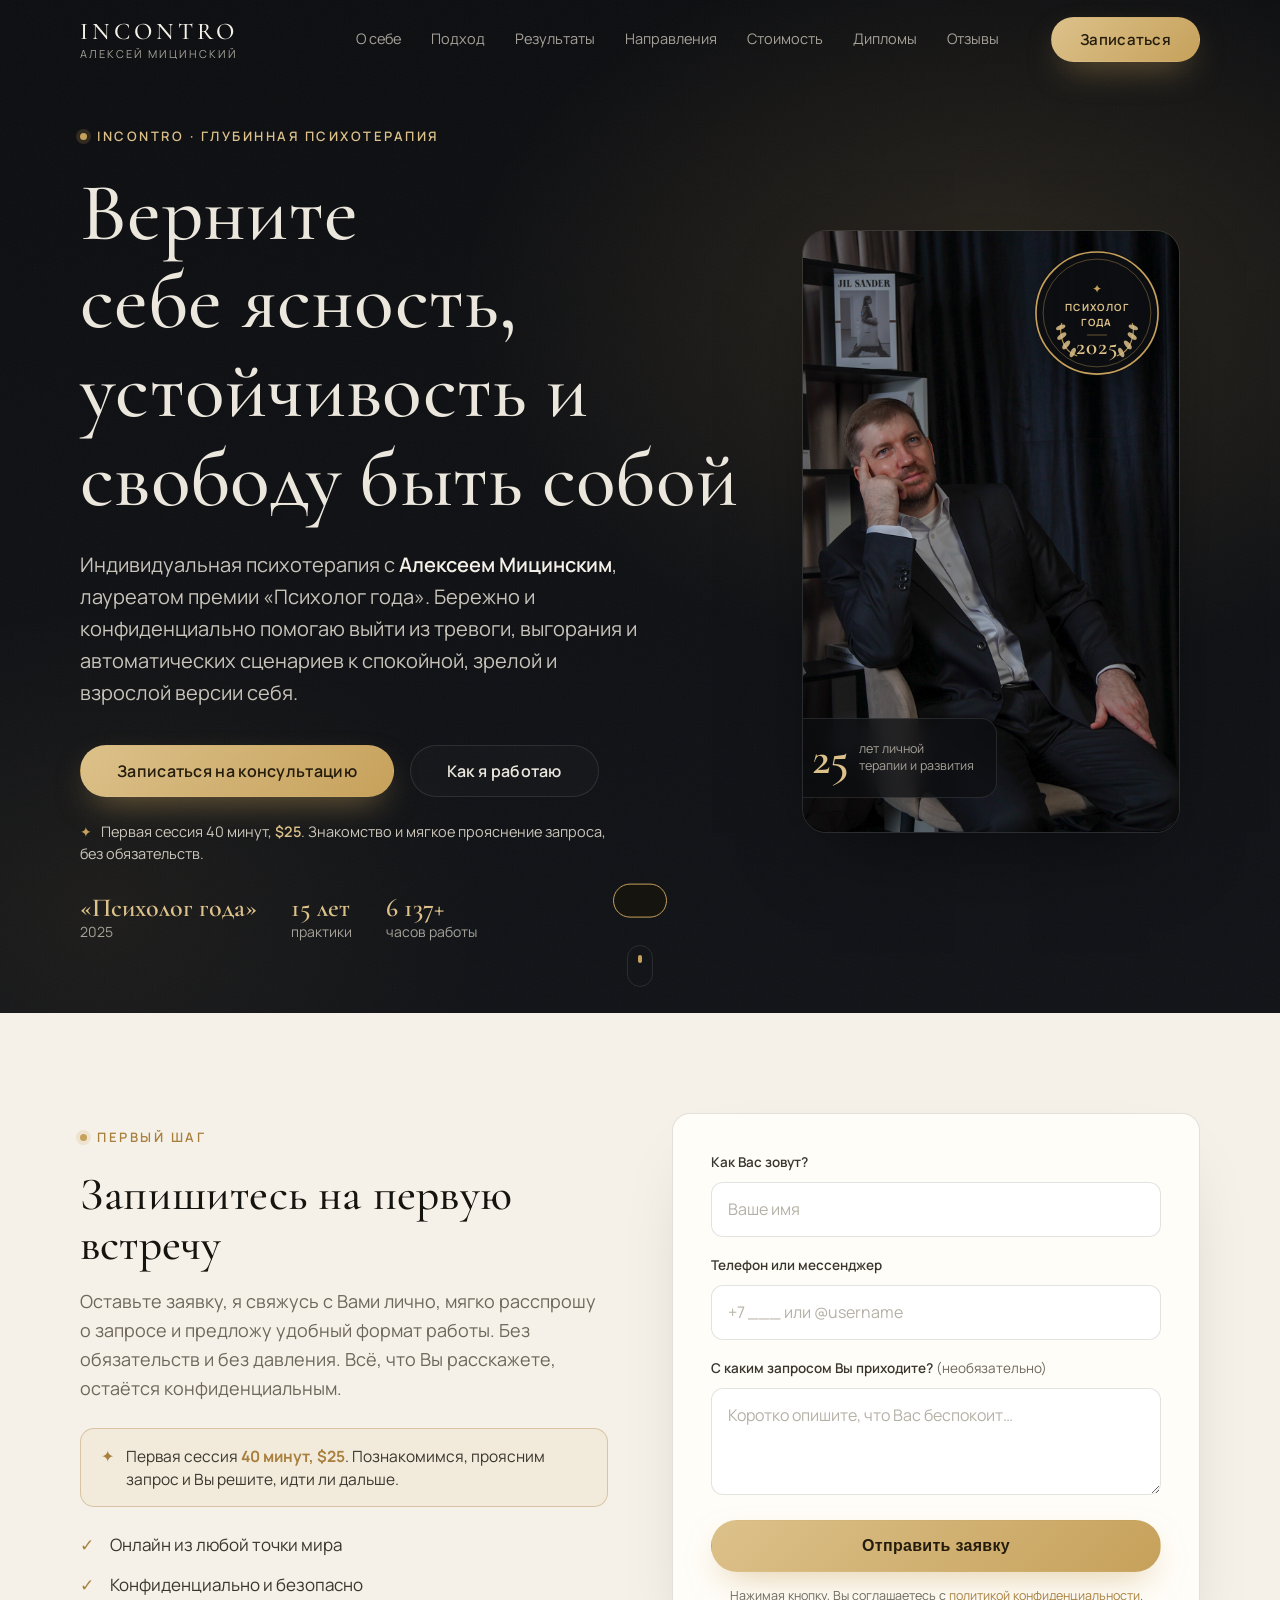
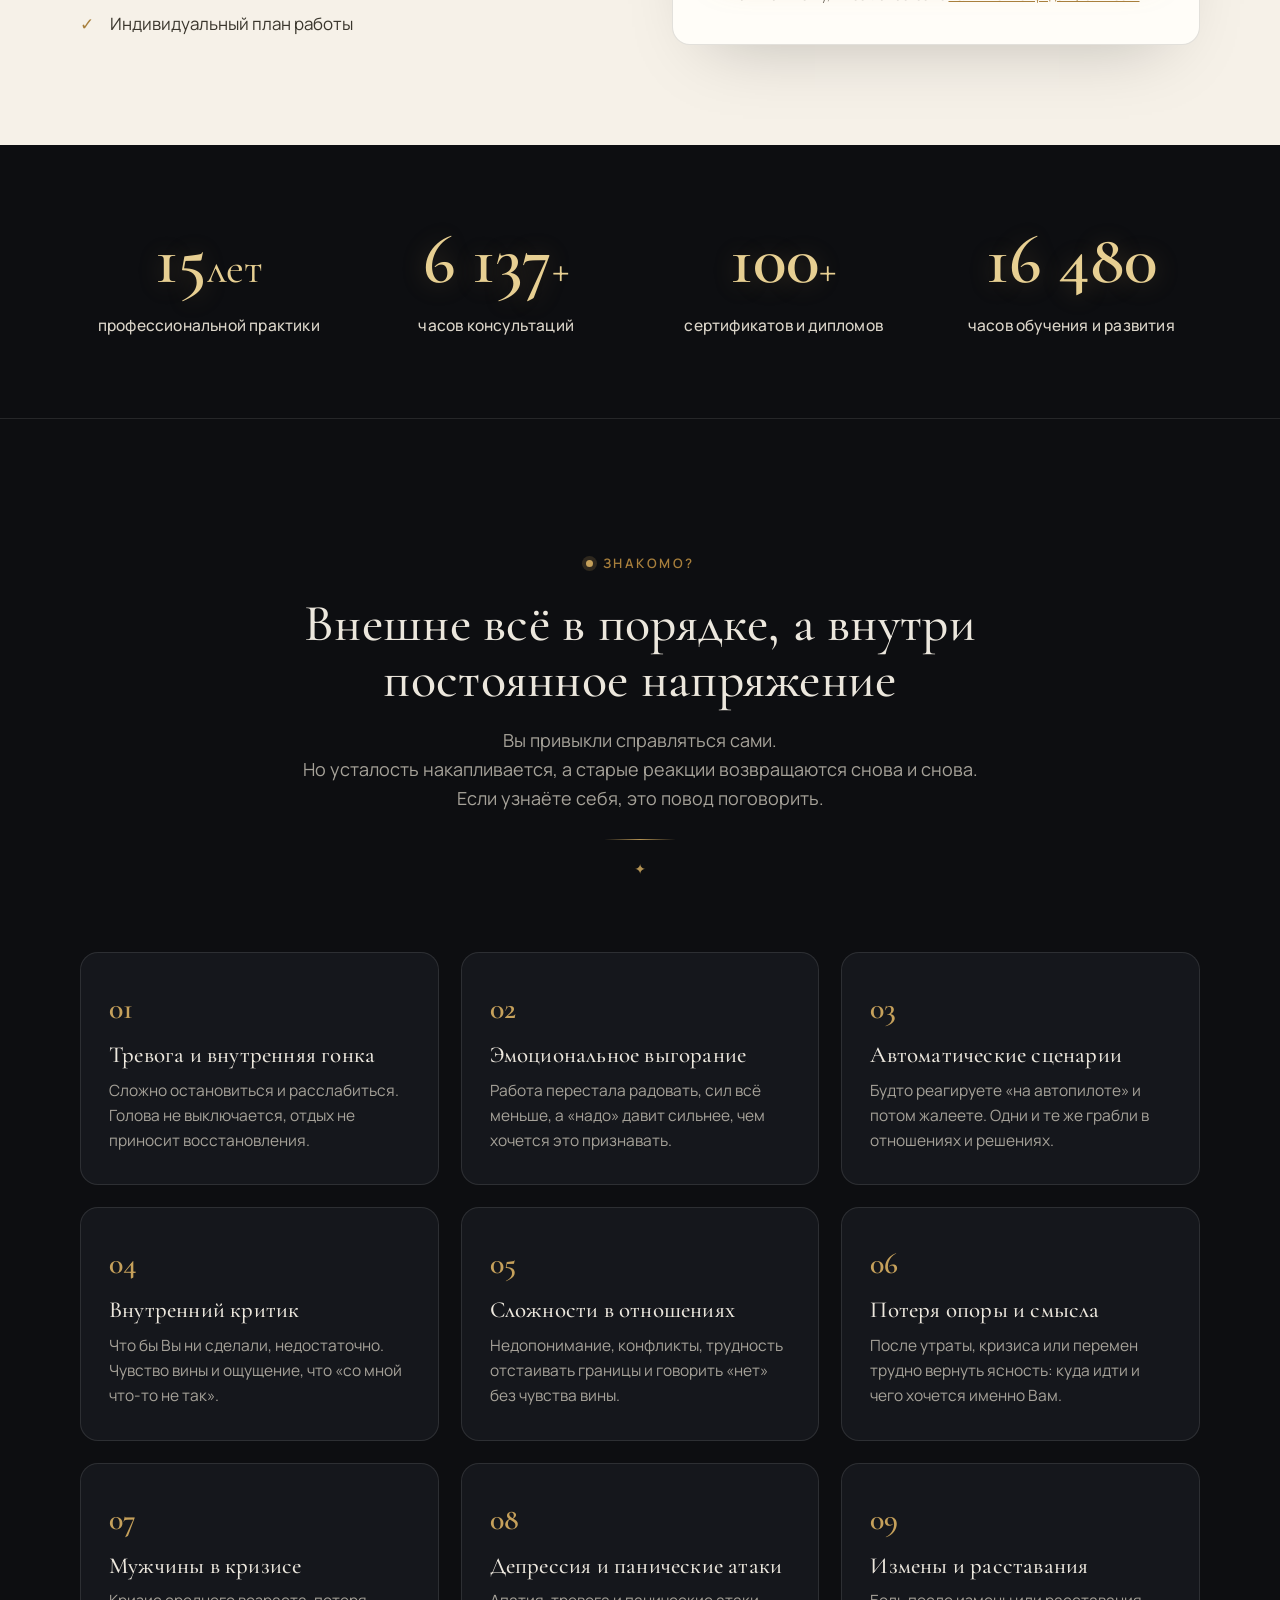
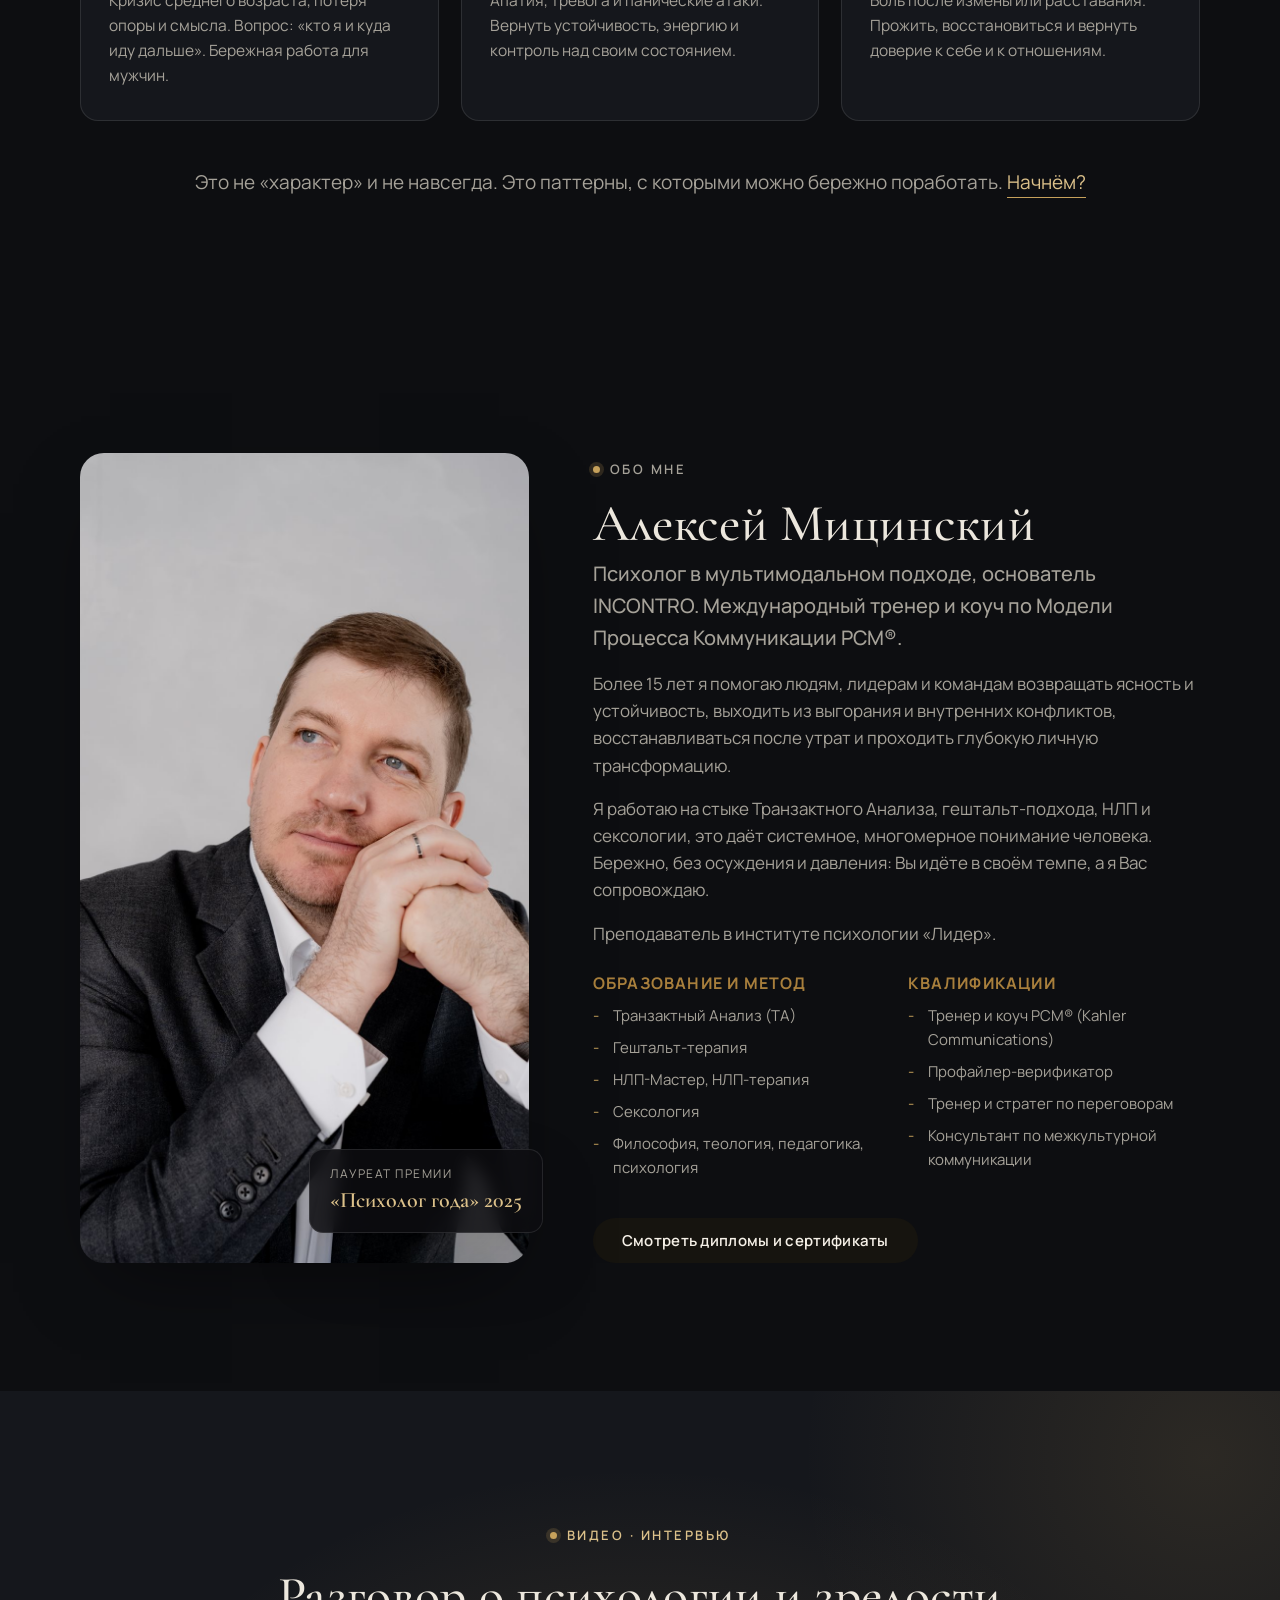
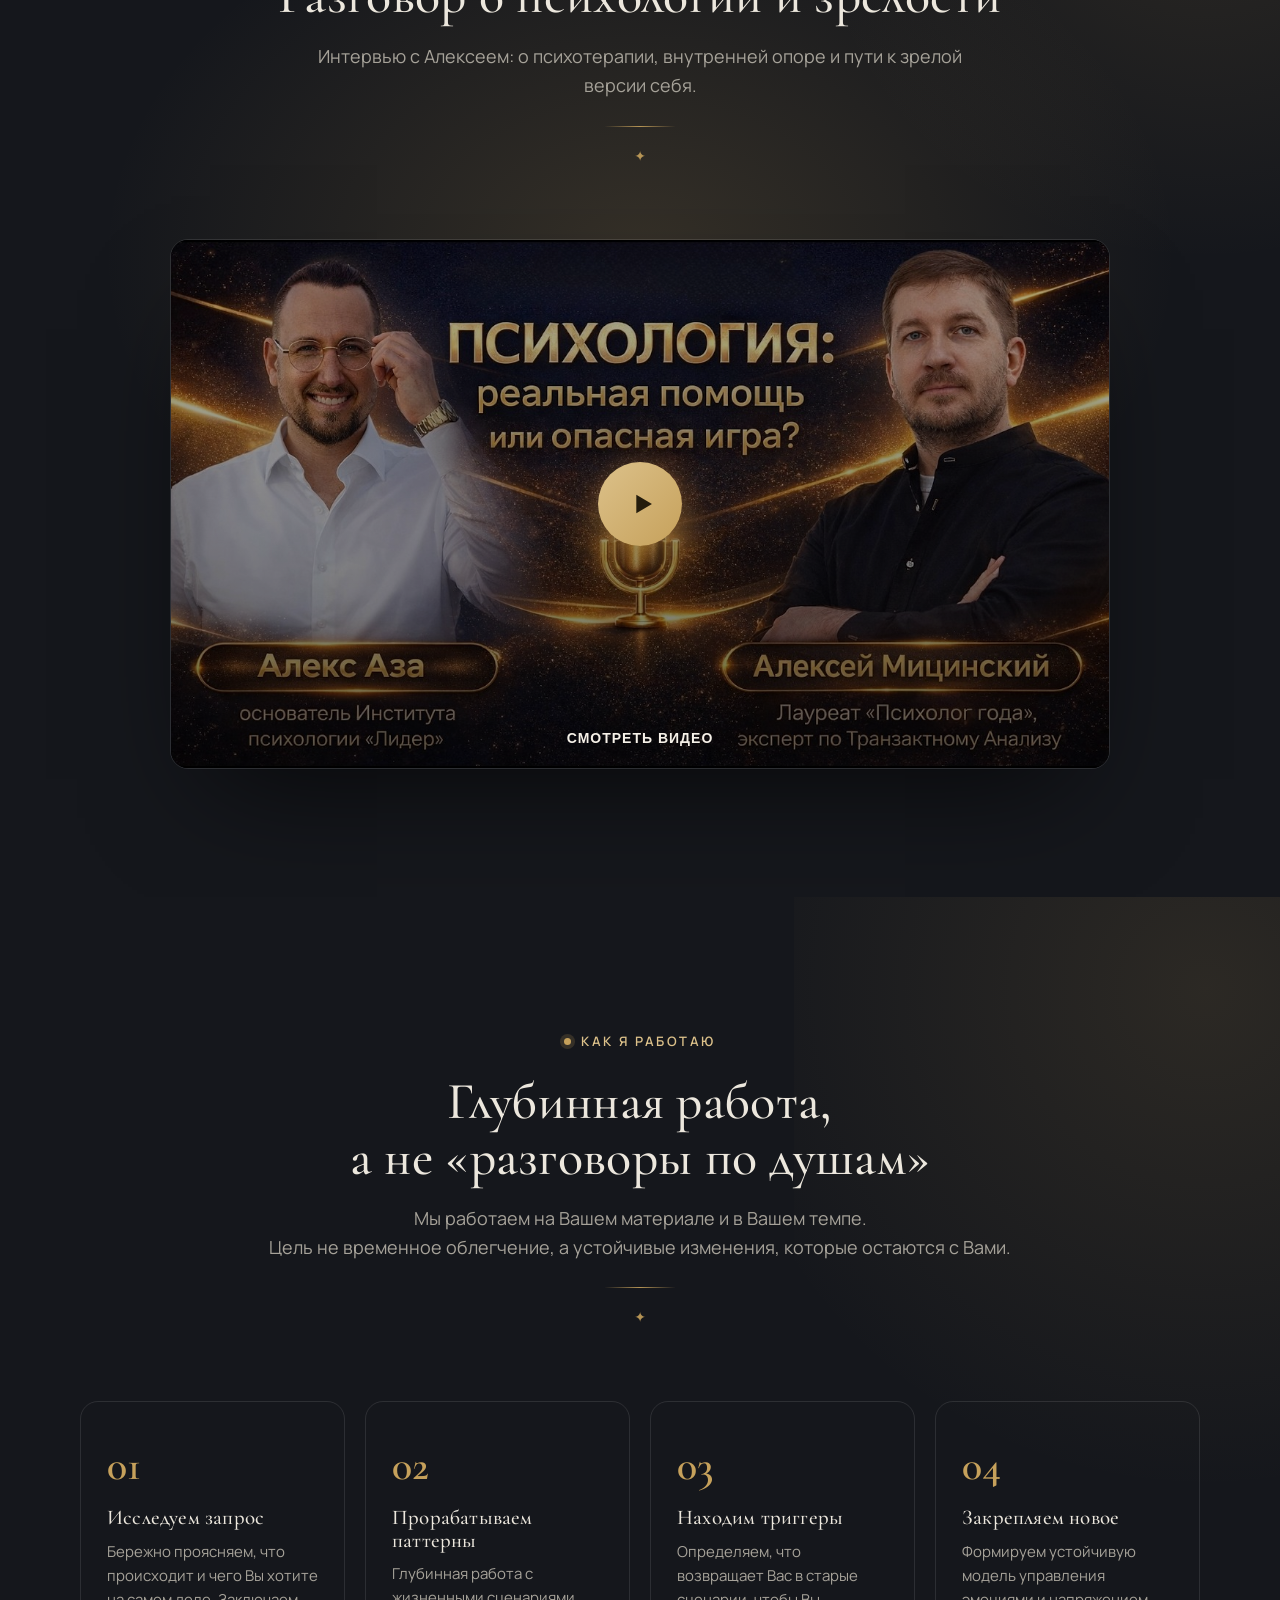
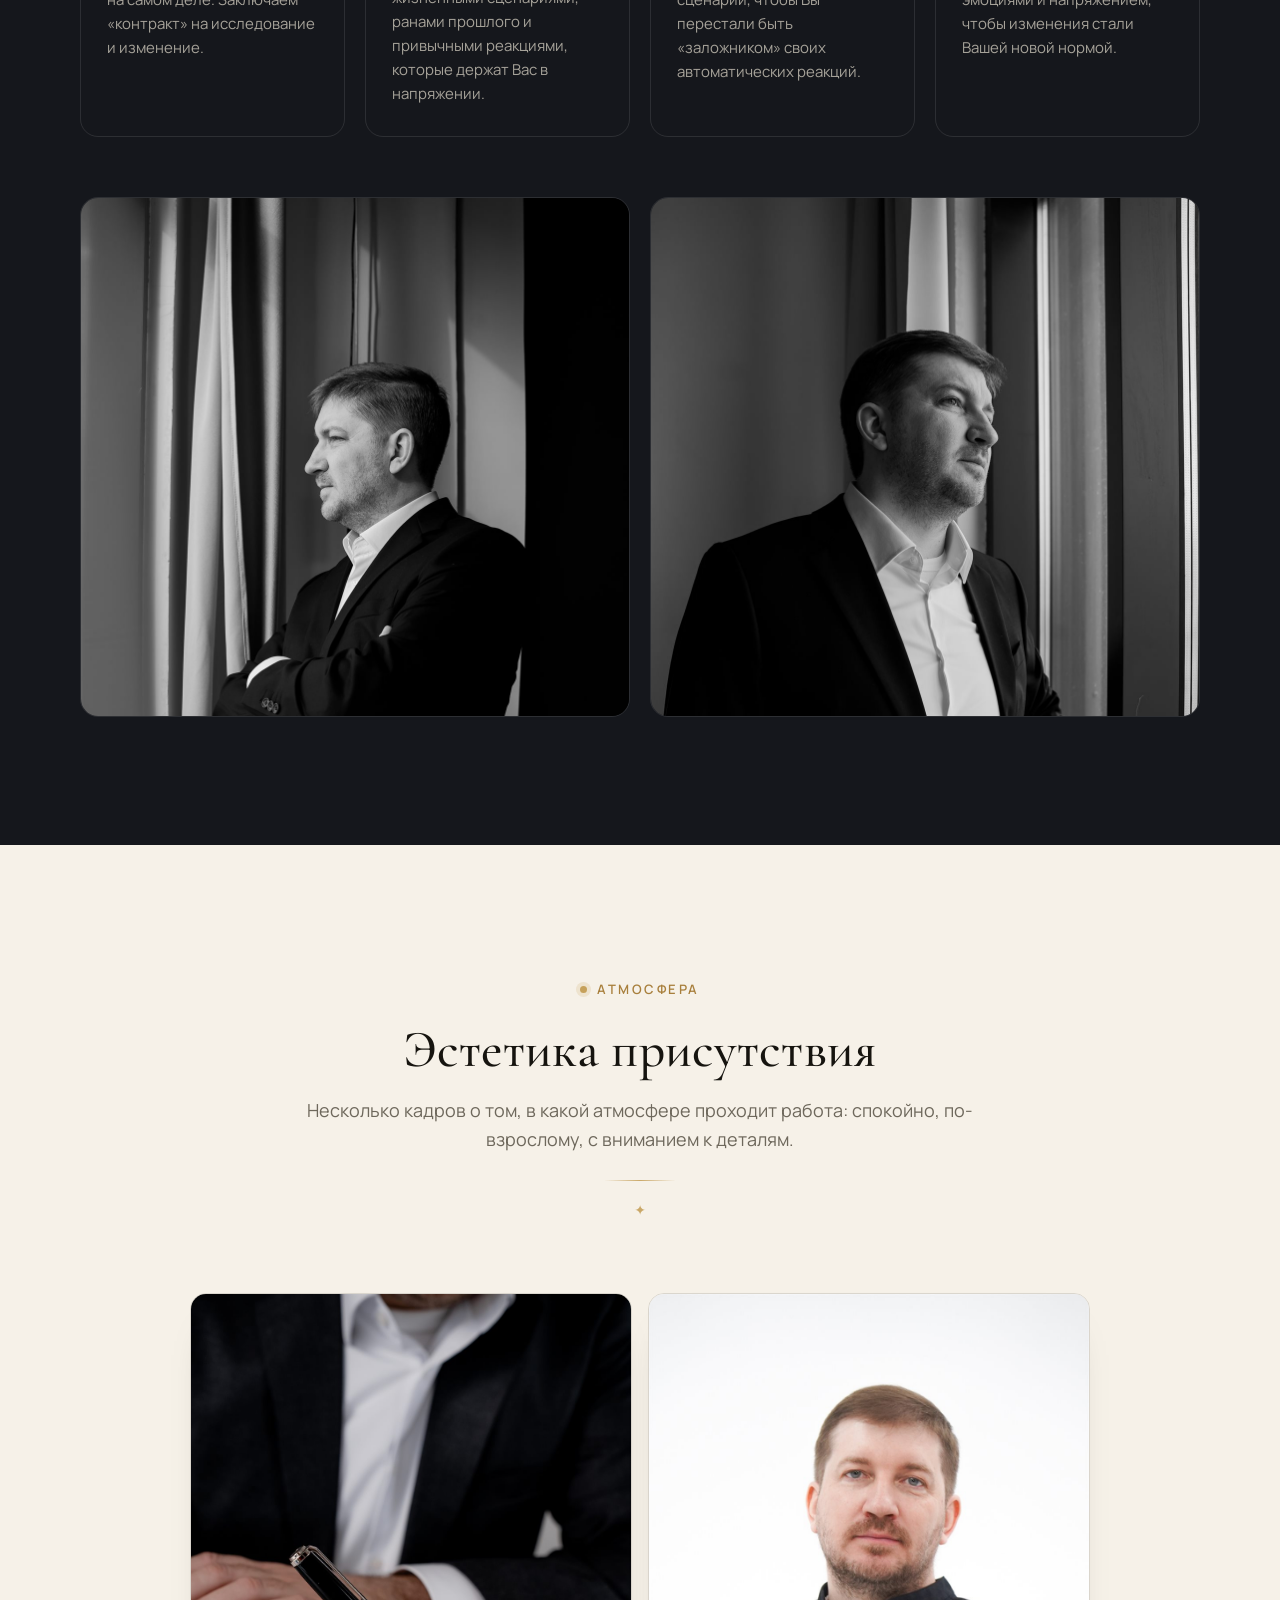
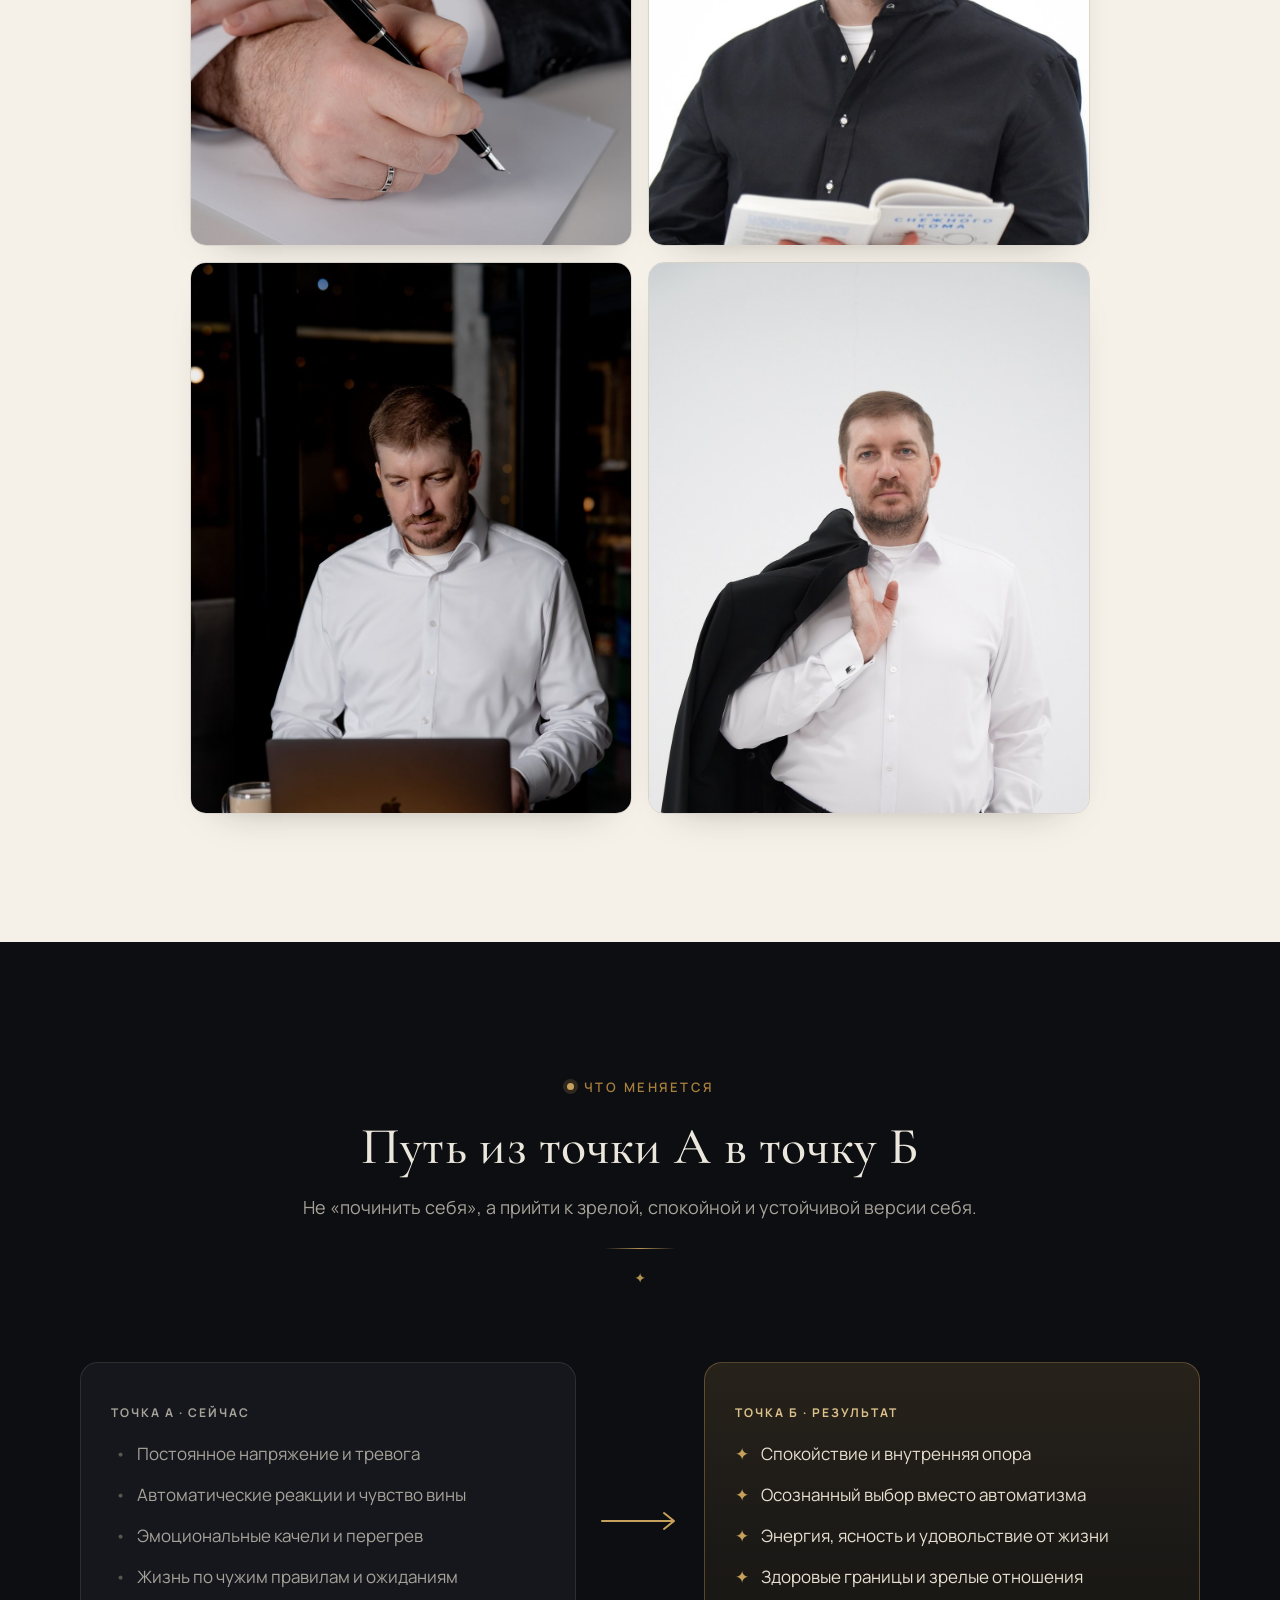
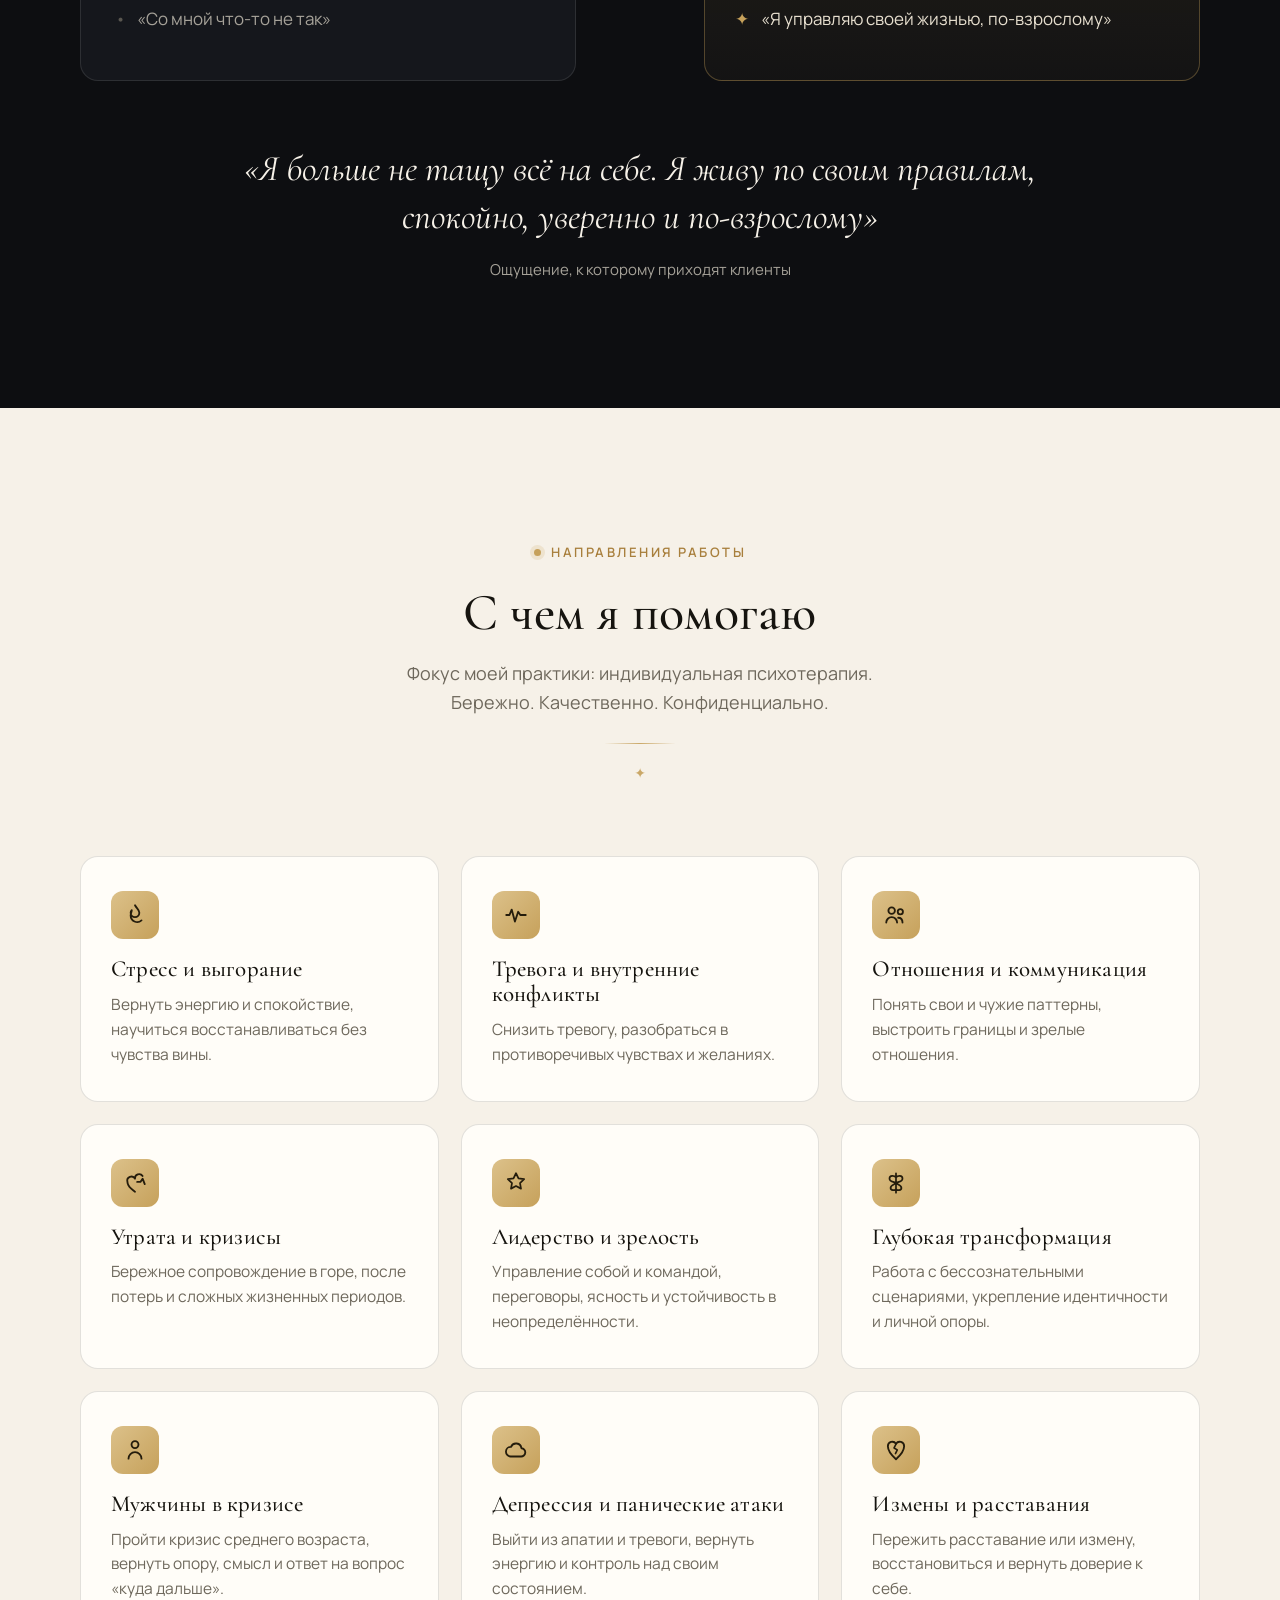
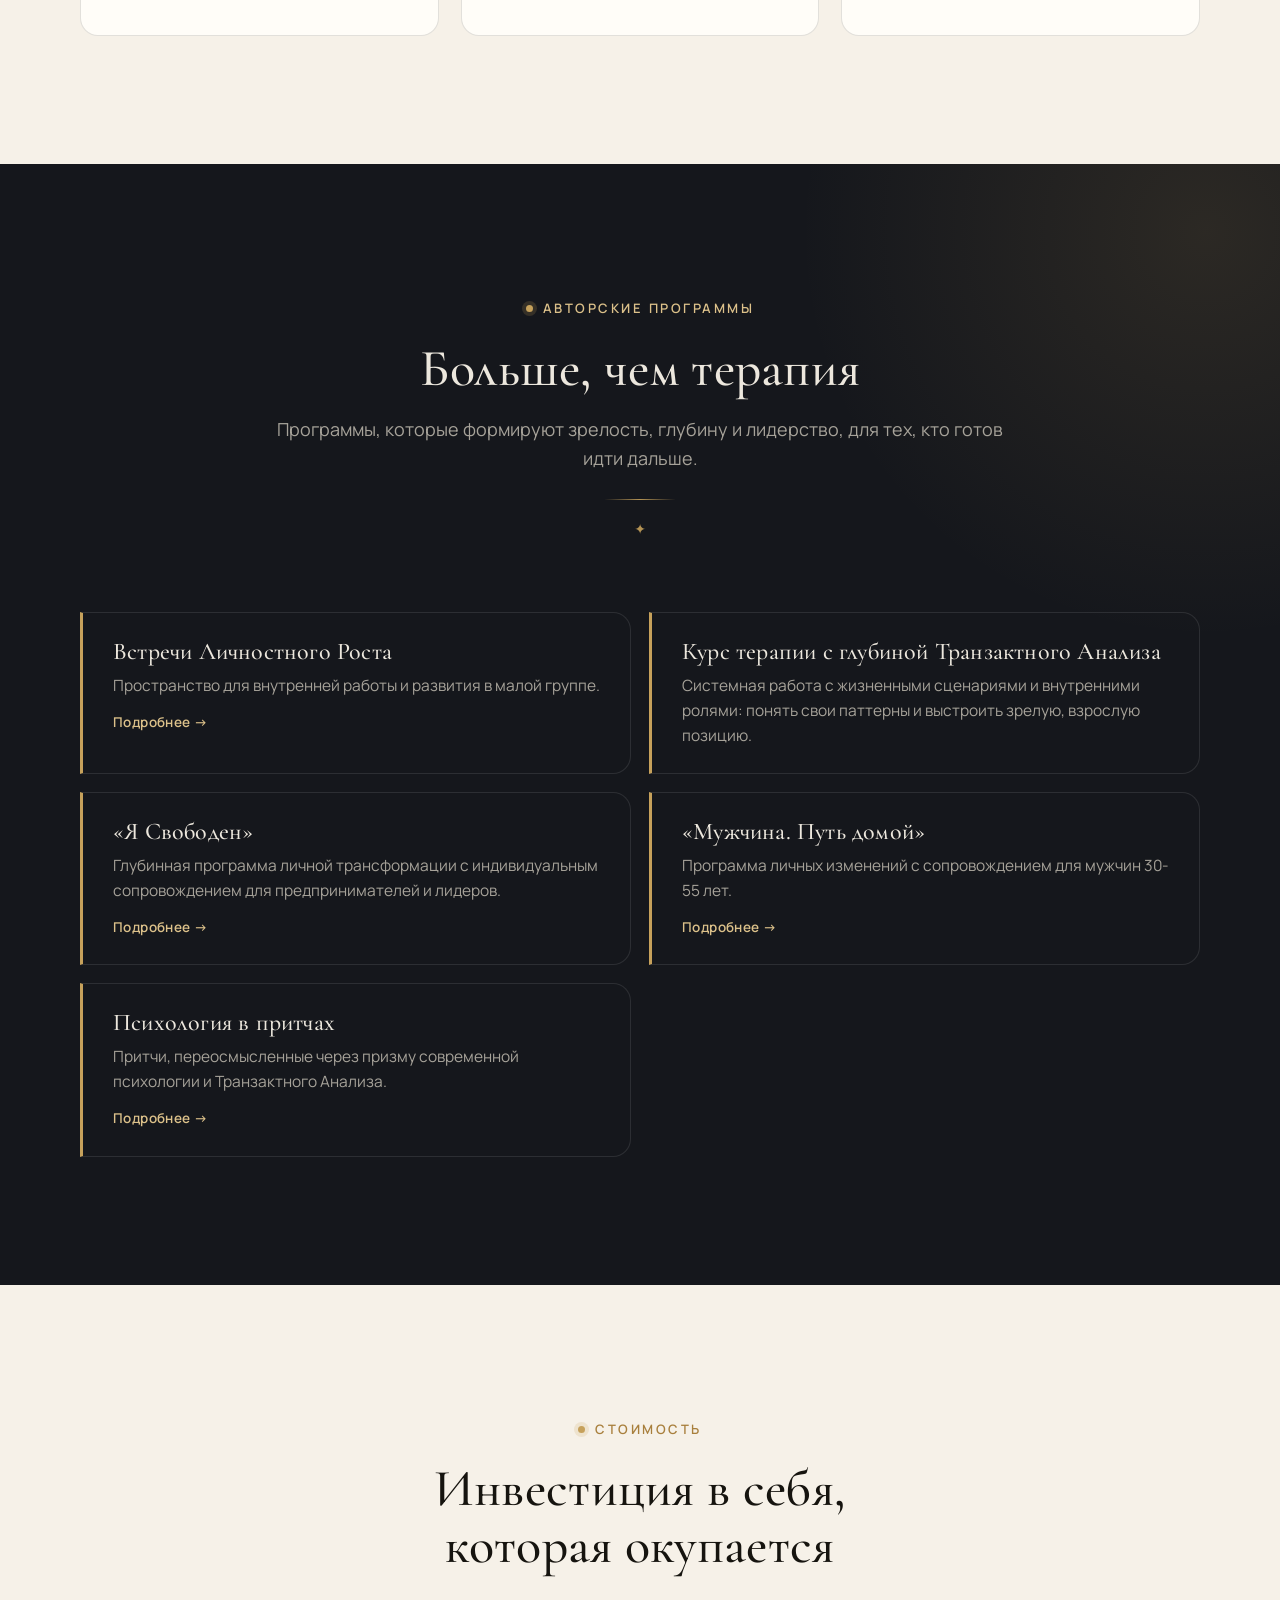
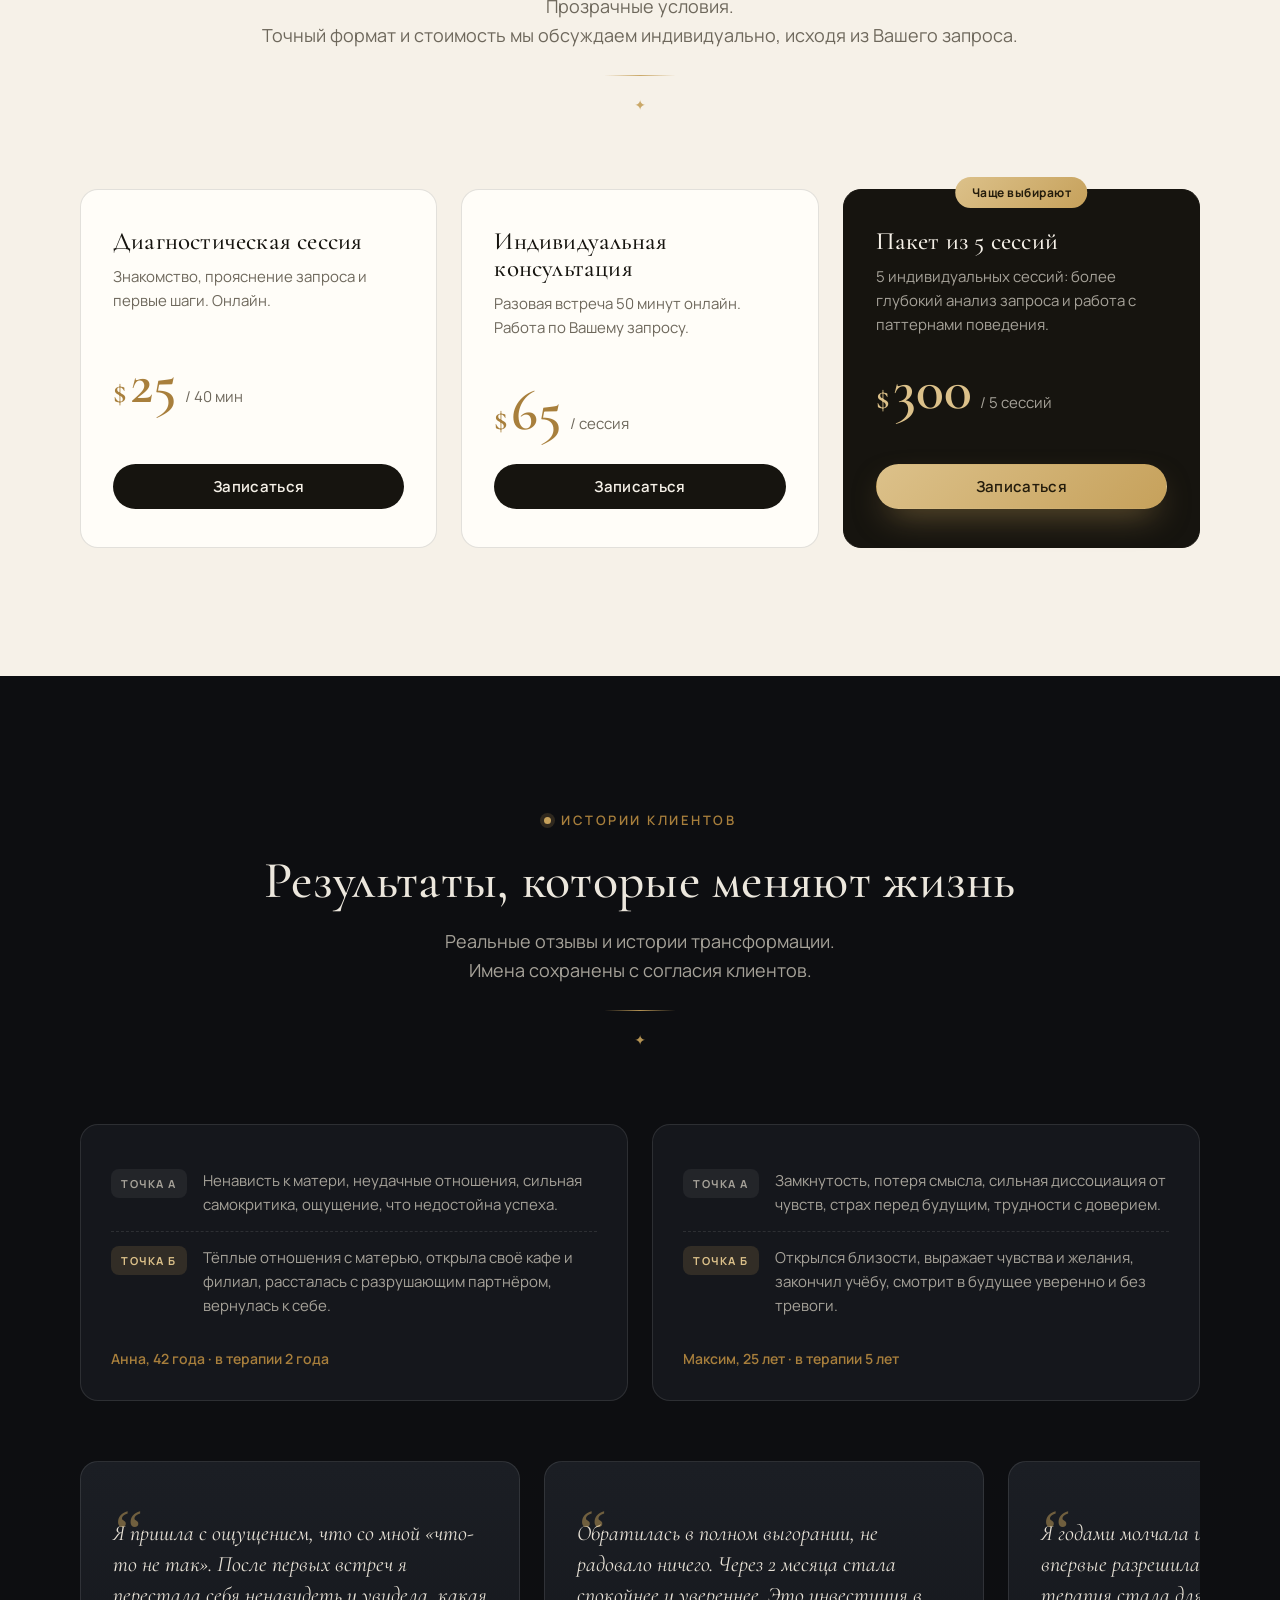
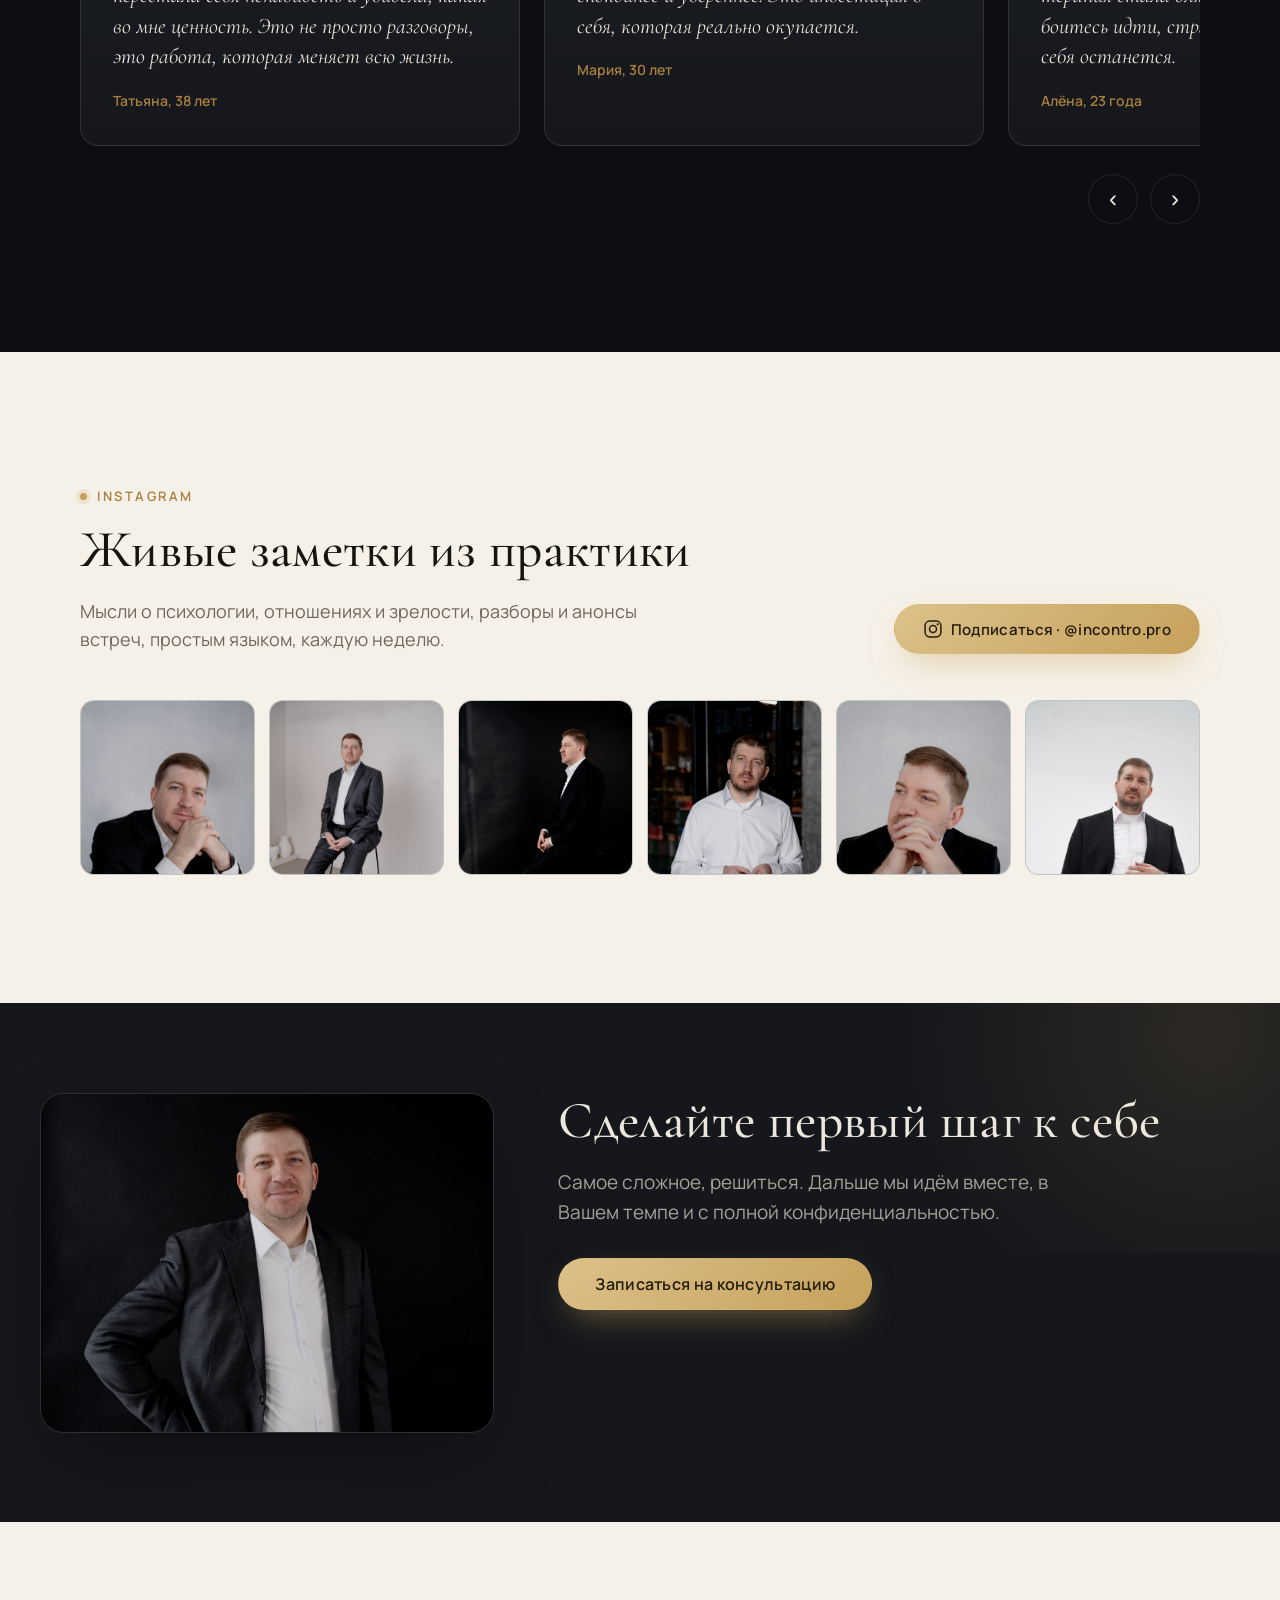
<file: index.html>
<!DOCTYPE html>
<html lang="ru">
<head>
<meta charset="UTF-8">
<meta name="viewport" content="width=device-width, initial-scale=1.0">
<title>Алексей Мицинский · глубинная психотерапия | INCONTRO</title>
<meta name="description" content="Индивидуальная психотерапия с Алексеем Мицинским, лауреатом премии «Психолог года». Бережно, профессионально и конфиденциально помогаю выйти из тревоги, выгорания и автоматических сценариев к спокойной и зрелой версии себя.">
<meta name="theme-color" content="#0d0e11">
<meta property="og:title" content="Алексей Мицинский · глубинная психотерапия | INCONTRO">
<meta property="og:description" content="Верните себе ясность, устойчивость и свободу быть собой. Индивидуальная психотерапия для тех, кто хочет перемен.">
<meta property="og:type" content="website">
<meta property="og:url" content="https://incontro.pro/">
<meta property="og:locale" content="ru_RU">
<meta property="og:site_name" content="INCONTRO">
<meta property="og:image" content="https://incontro.pro/assets/img/hero.jpg">
<meta property="og:image:width" content="1700">
<meta property="og:image:height" content="2550">
<meta name="twitter:card" content="summary_large_image">
<meta name="twitter:title" content="Алексей Мицинский · глубинная психотерапия | INCONTRO">
<meta name="twitter:description" content="Верните себе ясность, устойчивость и свободу быть собой. Индивидуальная психотерапия для тех, кто хочет перемен.">
<meta name="twitter:image" content="https://incontro.pro/assets/img/hero.jpg">
<link rel="canonical" href="https://incontro.pro/">
<!-- Favicons -->
<link rel="icon" href="assets/img/favicon.svg" type="image/svg+xml">
<link rel="icon" href="assets/img/favicon-32.png" sizes="32x32" type="image/png">
<link rel="apple-touch-icon" href="assets/img/apple-touch-icon.png">
<link rel="preconnect" href="https://fonts.googleapis.com">
<link rel="preconnect" href="https://fonts.gstatic.com" crossorigin>
<link href="https://fonts.googleapis.com/css2?family=Cormorant+Garamond:ital,wght@0,400;0,500;0,600;1,400;1,500&family=Manrope:wght@300;400;500;600;700&display=swap" rel="stylesheet">
<link rel="stylesheet" href="styles.css?v=6">

<!-- ============================================================
     АНАЛИТИКА И ПИКСЕЛИ - вставьте сюда свои ID, когда будут готовы.
     Событие отправки заявки уже шлётся автоматически (см. script.js):
       • Google Analytics 4 / Google Ads:  gtag('event', 'generate_lead')
       • Meta (Facebook) Pixel:            fbq('track', 'Lead')
       • Яндекс.Метрика:                   ym(ID, 'reachGoal', 'lead')
     Достаточно подключить нужный код ниже - события заработают сами.
     ------------------------------------------------------------
  -- Google Analytics 4 / Google Ads (замените G-XXXXXXXXXX):
  <script async src="https://www.googletagmanager.com/gtag/js?id=G-XXXXXXXXXX"></script>
  <script>
    window.dataLayer = window.dataLayer || [];
    function gtag(){dataLayer.push(arguments);}
    gtag('js', new Date());
    gtag('config', 'G-XXXXXXXXXX');
  </script>

  -- Meta (Facebook) Pixel (замените YOUR_PIXEL_ID):
  <script>
    !function(f,b,e,v,n,t,s){if(f.fbq)return;n=f.fbq=function(){n.callMethod?
    n.callMethod.apply(n,arguments):n.queue.push(arguments)};if(!f._fbq)f._fbq=n;
    n.push=n;n.loaded=!0;n.version='2.0';n.queue=[];t=b.createElement(e);t.async=!0;
    t.src=v;s=b.getElementsByTagName(e)[0];s.parentNode.insertBefore(t,s)}(window,
    document,'script','https://connect.facebook.net/en_US/fbevents.js');
    fbq('init', 'YOUR_PIXEL_ID');
    fbq('track', 'PageView');
  </script>

  -- Яндекс.Метрика (замените XXXXXXXX):
  <script>
    (function(m,e,t,r,i,k,a){m[i]=m[i]||function(){(m[i].a=m[i].a||[]).push(arguments)};
    m[i].l=1*new Date();k=e.createElement(t),a=e.getElementsByTagName(t)[0],
    k.async=1,k.src=r,a.parentNode.insertBefore(k,a)})
    (window,document,'script','https://mc.yandex.ru/metrika/tag.js','ym');
    ym(XXXXXXXX, 'init', {clickmap:true, trackLinks:true, accurateTrackBounce:true});
  </script>
     ============================================================ -->

<!-- SEO: структурированные данные для Google -->
<script type="application/ld+json">
{
  "@context": "https://schema.org",
  "@type": "ProfessionalService",
  "@id": "https://incontro.pro/#service",
  "name": "INCONTRO · Алексей Мицинский, психотерапия",
  "description": "Индивидуальная психотерапия с Алексеем Мицинским, лауреатом премии «Психолог года». Работа с тревогой, выгоранием, отношениями и глубокая личная трансформация.",
  "url": "https://incontro.pro/",
  "image": "https://incontro.pro/assets/img/hero.jpg",
  "priceRange": "$$",
  "areaServed": "Online",
  "availableLanguage": ["ru"],
  "address": {
    "@type": "PostalAddress",
    "addressLocality": "Астана",
    "addressCountry": "KZ"
  },
  "founder": {
    "@type": "Person",
    "name": "Алексей Мицинский",
    "jobTitle": "Психолог в мультимодальном подходе",
    "award": "Премия «Психолог года» 2025",
    "sameAs": [
      "https://instagram.com/incontro.pro",
      "https://t.me/alosmits"
    ]
  }
}
</script>
<script>if(!/[?&]shot/.test(location.search))document.documentElement.classList.add('js');</script>
<!-- Yandex.Metrika counter -->
<script type="text/javascript">
  window.__YM_ID=108460385;
  (function(m,e,t,r,i,k,a){m[i]=m[i]||function(){(m[i].a=m[i].a||[]).push(arguments)};
  m[i].l=1*new Date();for(var j=0;j<document.scripts.length;j++){if(document.scripts[j].src===r){return;}}
  k=e.createElement(t),a=e.getElementsByTagName(t)[0],k.async=1,k.src=r,a.parentNode.insertBefore(k,a)})
  (window,document,"script","https://mc.yandex.ru/metrika/tag.js?id=108460385","ym");
  ym(108460385,"init",{ssr:true,webvisor:true,clickmap:true,ecommerce:"dataLayer",accurateTrackBounce:true,trackLinks:true});
</script>
<noscript><div><img src="https://mc.yandex.ru/watch/108460385" style="position:absolute; left:-9999px;" alt="" /></div></noscript>
<!-- /Yandex.Metrika counter -->
</head>
<body>

<!-- ===== Preloader ===== -->
<div class="preloader" id="preloader"><span class="preloader__mark">INCONTRO</span></div>

<!-- ===== Progress bar ===== -->
<div class="scroll-progress" id="scrollProgress"></div>

<!-- ===== Header ===== -->
<header class="header" id="header">
  <div class="container header__inner">
    <a href="#top" class="brand" aria-label="INCONTRO · на главную">
      <span class="brand__mark">INCONTRO</span>
      <span class="brand__sub">Алексей Мицинский</span>
    </a>
    <nav class="nav" id="nav">
      <a href="#about" class="nav__link">О себе</a>
      <a href="#approach" class="nav__link">Подход</a>
      <a href="#results" class="nav__link">Результаты</a>
      <a href="#directions" class="nav__link">Направления</a>
      <a href="#pricing" class="nav__link">Стоимость</a>
      <a href="#credentials" class="nav__link">Дипломы</a>
      <a href="#reviews" class="nav__link">Отзывы</a>
    </nav>
    <a href="#lead-top" class="btn btn--gold header__cta">Записаться</a>
    <button class="burger" id="burger" aria-label="Меню" aria-expanded="false"><span></span><span></span><span></span></button>
  </div>
</header>

<!-- ===== Hero ===== -->
<section class="hero" id="top">
  <div class="hero__bg"></div>
  <div class="container hero__grid">
    <div class="hero__content reveal">
      <p class="eyebrow"><span class="eyebrow__dot"></span> INCONTRO · Глубинная психотерапия</p>
      <h1 class="hero__title">Верните себе ясность, устойчивость и свободу&nbsp;быть&nbsp;собой</h1>
      <p class="hero__lead">Индивидуальная психотерапия с <strong>Алексеем&nbsp;Мицинским</strong>, лауреатом премии «Психолог&nbsp;года». Бережно и конфиденциально помогаю выйти из тревоги, выгорания и автоматических сценариев к спокойной, зрелой и взрослой версии себя.</p>
      <div class="hero__actions">
        <a href="#lead-top" class="btn btn--gold btn--lg">Записаться на консультацию</a>
        <a href="#approach" class="btn btn--ghost btn--lg">Как я работаю</a>
      </div>
      <p class="hero__free"><span class="hero__free-ic">✦</span> Первая сессия 40 минут, <strong>$25</strong>. Знакомство и мягкое прояснение запроса, без обязательств.</p>
      <ul class="hero__trust">
        <li><span>«Психолог&nbsp;года»</span> 2025</li>
        <li><span>15&nbsp;лет</span> практики</li>
        <li><span>6&nbsp;137+</span> часов работы</li>
      </ul>
    </div>

    <div class="hero__aside reveal">
      <div class="hero__photo">
        <img src="assets/img/hero.jpg" alt="Алексей Мицинский, психолог в мультимодальном подходе" loading="eager" fetchpriority="high" width="1080" height="1920">
        <div class="hero__badge">
          <span class="hero__badge-num">25</span>
          <span class="hero__badge-txt">лет личной<br>терапии и развития</span>
        </div>
        <div class="hero__seal" aria-hidden="true">
          <svg class="seal" viewBox="0 0 120 120">
            <circle cx="60" cy="60" r="57" class="seal-bg"></circle>
            <circle cx="60" cy="60" r="55.5" class="seal-ring"></circle>
            <circle cx="60" cy="60" r="49" class="seal-ring2"></circle>
            <g class="seal-laurel">
              <path d="M42 99 C33 96 28 88 27 77 C26.5 73 27 71 28 69"></path>
              <ellipse cx="38" cy="96" rx="4.6" ry="2.1" transform="rotate(-64 38 96)"></ellipse>
              <ellipse cx="32" cy="89" rx="4.8" ry="2.2" transform="rotate(-50 32 89)"></ellipse>
              <ellipse cx="28" cy="81" rx="4.8" ry="2.2" transform="rotate(-36 28 81)"></ellipse>
              <ellipse cx="27" cy="73" rx="4.5" ry="2" transform="rotate(-22 27 73)"></ellipse>
              <path d="M78 99 C87 96 92 88 93 77 C93.5 73 93 71 92 69"></path>
              <ellipse cx="82" cy="96" rx="4.6" ry="2.1" transform="rotate(64 82 96)"></ellipse>
              <ellipse cx="88" cy="89" rx="4.8" ry="2.2" transform="rotate(50 88 89)"></ellipse>
              <ellipse cx="92" cy="81" rx="4.8" ry="2.2" transform="rotate(36 92 81)"></ellipse>
              <ellipse cx="93" cy="73" rx="4.5" ry="2" transform="rotate(22 93 73)"></ellipse>
            </g>
            <text class="seal-star" x="60" y="42" text-anchor="middle">✦</text>
            <text class="seal-t1" x="60" y="58" text-anchor="middle">ПСИХОЛОГ</text>
            <text class="seal-t1" x="60" y="72" text-anchor="middle">ГОДА</text>
            <line x1="51" y1="80" x2="69" y2="80" class="seal-div"></line>
            <text class="seal-year" x="60" y="97" text-anchor="middle">2025</text>
          </svg>
        </div>
      </div>
    </div>
  </div>
  <a href="#lead-top" class="hero__scroll" aria-label="Листать вниз"><span></span></a>
</section>

<!-- ===== Lead form (НАЧАЛО) ===== -->
<section class="lead lead--top" id="lead-top">
  <div class="container lead__grid">
    <div class="lead__intro reveal">
      <p class="eyebrow eyebrow--dark"><span class="eyebrow__dot"></span> Первый шаг</p>
      <h2 class="lead__title">Запишитесь на первую встречу</h2>
      <p class="lead__text">Оставьте заявку, я свяжусь с Вами лично, мягко расспрошу о запросе и предложу удобный формат работы. Без обязательств и без давления. Всё, что Вы расскажете, остаётся конфиденциальным.</p>
      <div class="lead__free"><span class="lead__free-ic">✦</span><span>Первая сессия <strong>40 минут, $25</strong>. Познакомимся, проясним запрос и Вы решите, идти ли дальше.</span></div>
      <ul class="lead__points">
        <li>Онлайн из любой точки мира</li>
        <li>Конфиденциально и безопасно</li>
        <li>Индивидуальный план работы</li>
      </ul>
    </div>
    <form class="lead-form reveal" data-leadform>
      <div class="field">
        <label for="name-top">Как Вас зовут?</label>
        <input type="text" id="name-top" name="name" placeholder="Ваше имя" required>
      </div>
      <div class="field">
        <label for="contact-top">Телефон или мессенджер</label>
        <input type="text" id="contact-top" name="contact" placeholder="+7 ___ или @username" required>
      </div>
      <div class="field">
        <label for="msg-top">С каким запросом Вы приходите? <span class="opt">(необязательно)</span></label>
        <textarea id="msg-top" name="message" rows="3" placeholder="Коротко опишите, что Вас беспокоит…"></textarea>
      </div>
      <button type="submit" class="btn btn--gold btn--block btn--lg">Отправить заявку</button>
      <p class="lead-form__note">Нажимая кнопку, Вы соглашаетесь с <a href="privacy.html" target="_blank">политикой конфиденциальности</a>.</p>
    </form>
  </div>
</section>

<!-- ===== Stats ===== -->
<section class="stats">
  <div class="container stats__grid">
    <div class="stat reveal"><span class="stat__num" data-count="15">0</span><span class="stat__suf">лет</span><p>профессиональной практики</p></div>
    <div class="stat reveal"><span class="stat__num" data-count="6137">0</span><span class="stat__suf">+</span><p>часов консультаций</p></div>
    <div class="stat reveal"><span class="stat__num" data-count="100">0</span><span class="stat__suf">+</span><p>сертификатов и дипломов</p></div>
    <div class="stat reveal"><span class="stat__num" data-count="16480">0</span><span class="stat__suf"></span><p>часов обучения и развития</p></div>
  </div>
</section>

<!-- ===== Pain / Recognition ===== -->
<section class="pains section" id="pains">
  <div class="container">
    <header class="section__head reveal">
      <p class="eyebrow eyebrow--dark"><span class="eyebrow__dot"></span> Знакомо?</p>
      <h2 class="section__title">Внешне всё в порядке, а внутри постоянное напряжение</h2>
      <p class="section__sub">Вы привыкли справляться сами.<br>Но усталость накапливается, а старые реакции возвращаются снова и снова.<br>Если узнаёте себя, это повод поговорить.</p>
    </header>
    <div class="pains__grid">
      <article class="pain reveal"><span class="pain__i">01</span><h3>Тревога и внутренняя гонка</h3><p>Сложно остановиться и расслабиться. Голова не выключается, отдых не приносит восстановления.</p></article>
      <article class="pain reveal"><span class="pain__i">02</span><h3>Эмоциональное выгорание</h3><p>Работа перестала радовать, сил всё меньше, а «надо» давит сильнее, чем хочется это признавать.</p></article>
      <article class="pain reveal"><span class="pain__i">03</span><h3>Автоматические сценарии</h3><p>Будто реагируете «на автопилоте» и потом жалеете. Одни и те же грабли в отношениях и решениях.</p></article>
      <article class="pain reveal"><span class="pain__i">04</span><h3>Внутренний критик</h3><p>Что бы Вы ни сделали, недостаточно. Чувство вины и ощущение, что «со мной что-то не так».</p></article>
      <article class="pain reveal"><span class="pain__i">05</span><h3>Сложности в отношениях</h3><p>Недопонимание, конфликты, трудность отстаивать границы и говорить «нет» без чувства вины.</p></article>
      <article class="pain reveal"><span class="pain__i">06</span><h3>Потеря опоры и смысла</h3><p>После утраты, кризиса или перемен трудно вернуть ясность: куда идти и чего хочется именно Вам.</p></article>
      <article class="pain reveal"><span class="pain__i">07</span><h3>Мужчины в кризисе</h3><p>Кризис среднего возраста, потеря опоры и смысла. Вопрос: «кто я и куда иду дальше». Бережная работа для мужчин.</p></article>
      <article class="pain reveal"><span class="pain__i">08</span><h3>Депрессия и панические атаки</h3><p>Апатия, тревога и панические атаки. Вернуть устойчивость, энергию и контроль над своим состоянием.</p></article>
      <article class="pain reveal"><span class="pain__i">09</span><h3>Измены и расставания</h3><p>Боль после измены или расставания. Прожить, восстановиться и вернуть доверие к себе и к отношениям.</p></article>
    </div>
    <p class="pains__cta reveal">Это не «характер» и не навсегда. Это паттерны, с которыми можно бережно поработать. <a href="#lead-bottom">Начнём?</a></p>
  </div>
</section>

<!-- ===== About ===== -->
<section class="about section" id="about">
  <div class="container about__grid">
    <div class="about__media reveal">
      <img src="assets/img/about-1.jpg" alt="Алексей Мицинский" loading="lazy" width="1100" height="1650">
      <div class="about__chip">
        <span>Лауреат премии</span>
        <strong>«Психолог года» 2025</strong>
      </div>
    </div>
    <div class="about__content reveal">
      <p class="eyebrow eyebrow--dark"><span class="eyebrow__dot"></span> Обо мне</p>
      <h2 class="section__title">Алексей Мицинский</h2>
      <p class="about__role">Психолог в мультимодальном подходе, основатель INCONTRO. Международный тренер и коуч по Модели Процесса Коммуникации PCM®.</p>
      <p>Более 15 лет я помогаю людям, лидерам и командам возвращать ясность и устойчивость, выходить из выгорания и внутренних конфликтов, восстанавливаться после утрат и проходить глубокую личную трансформацию.</p>
      <p>Я работаю на стыке Транзактного Анализа, гештальт-подхода, НЛП и сексологии, это даёт системное, многомерное понимание человека. Бережно, без осуждения и давления: Вы идёте в своём темпе, а я Вас сопровождаю.</p>
      <p>Преподаватель в институте психологии «Лидер».</p>
      <div class="about__edu">
        <div class="edu"><h4>Образование и метод</h4><ul><li>Транзактный Анализ (ТА)</li><li>Гештальт-терапия</li><li>НЛП-Мастер, НЛП-терапия</li><li>Сексология</li><li>Философия, теология, педагогика, психология</li></ul></div>
        <div class="edu"><h4>Квалификации</h4><ul><li>Тренер и коуч PCM® (Kahler Communications)</li><li>Профайлер-верификатор</li><li>Тренер и стратег по переговорам</li><li>Консультант по межкультурной коммуникации</li></ul></div>
      </div>
      <a href="#credentials" class="btn btn--dark">Смотреть дипломы и сертификаты</a>
    </div>
  </div>
</section>

<!-- ===== Video ===== -->
<section class="video section section--dark" id="video">
  <div class="video__glow" aria-hidden="true"></div>
  <div class="container">
    <header class="section__head reveal">
      <p class="eyebrow"><span class="eyebrow__dot"></span> Видео · Интервью</p>
      <h2 class="section__title">Разговор о психологии и зрелости</h2>
      <p class="section__sub">Интервью с Алексеем: о психотерапии, внутренней опоре и пути к зрелой версии себя.</p>
    </header>
    <div class="video__frame reveal">
      <button class="ytlite" data-yt="yOE3sPwXT2k" aria-label="Смотреть интервью">
        <img src="assets/img/video-cover.jpg" alt="Видео с Алексеем Мицинским" loading="lazy" width="1280" height="720">
        <span class="ytlite__play" aria-hidden="true">
          <svg viewBox="0 0 24 24" fill="none"><path d="M8 5.5v13l11-6.5-11-6.5Z" fill="currentColor"/></svg>
        </span>
        <span class="ytlite__label">Смотреть видео</span>
      </button>
    </div>
  </div>
</section>

<!-- ===== Approach ===== -->
<section class="approach section section--dark" id="approach">
  <div class="container">
    <header class="section__head reveal">
      <p class="eyebrow"><span class="eyebrow__dot"></span> Как я работаю</p>
      <h2 class="section__title">Глубинная работа,<br>а не «разговоры по душам»</h2>
      <p class="section__sub">Мы работаем на Вашем материале и в Вашем темпе.<br>Цель не временное облегчение, а устойчивые изменения, которые остаются с Вами.</p>
    </header>
    <div class="approach__grid">
      <article class="step reveal"><span class="step__n">01</span><h3>Исследуем запрос</h3><p>Бережно проясняем, что происходит и чего Вы хотите на самом деле. Заключаем «контракт» на исследование и изменение.</p></article>
      <article class="step reveal"><span class="step__n">02</span><h3>Прорабатываем паттерны</h3><p>Глубинная работа с жизненными сценариями, ранами прошлого и привычными реакциями, которые держат Вас в напряжении.</p></article>
      <article class="step reveal"><span class="step__n">03</span><h3>Находим триггеры</h3><p>Определяем, что возвращает Вас в старые сценарии, чтобы Вы перестали быть «заложником» своих автоматических реакций.</p></article>
      <article class="step reveal"><span class="step__n">04</span><h3>Закрепляем новое</h3><p>Формируем устойчивую модель управления эмоциями и напряжением, чтобы изменения стали Вашей новой нормой.</p></article>
    </div>
    <div class="approach__media reveal">
      <img src="assets/img/bw-2.jpg" alt="Алексей Мицинский за работой" loading="lazy" width="1100" height="1650">
      <img src="assets/img/bw-1.jpg" alt="Атмосфера консультаций" loading="lazy" width="1100" height="1650">
    </div>
  </div>
</section>

<!-- ===== Mini gallery ===== -->
<section class="gallery section section--cream" id="gallery">
  <div class="container">
    <header class="section__head reveal">
      <p class="eyebrow eyebrow--dark"><span class="eyebrow__dot"></span> Атмосфера</p>
      <h2 class="section__title">Эстетика присутствия</h2>
      <p class="section__sub">Несколько кадров о том, в какой атмосфере проходит работа: спокойно, по-взрослому, с вниманием к деталям.</p>
    </header>
    <div class="gallery__grid reveal">
      <figure class="gallery__cell"><img src="assets/img/detail-pen.jpg" alt="Детали работы" loading="lazy"></figure>
      <figure class="gallery__cell"><img src="assets/img/book-expert.jpg" alt="Алексей Мицинский с книгой" loading="lazy"></figure>
      <figure class="gallery__cell"><img src="assets/img/gallery-6.jpg" alt="Атмосфера работы" loading="lazy"></figure>
      <figure class="gallery__cell"><img src="assets/img/lead-suit.jpg" alt="Алексей Мицинский" loading="lazy"></figure>
    </div>
  </div>
</section>

<!-- ===== Results A -> B ===== -->
<section class="results section" id="results">
  <div class="container">
    <header class="section__head reveal">
      <p class="eyebrow eyebrow--dark"><span class="eyebrow__dot"></span> Что меняется</p>
      <h2 class="section__title">Путь из точки А в точку Б</h2>
      <p class="section__sub">Не «починить себя», а прийти к зрелой, спокойной и устойчивой версии себя.</p>
    </header>
    <div class="ab">
      <div class="ab__col ab__col--a reveal">
        <span class="ab__tag">Точка А · сейчас</span>
        <ul>
          <li>Постоянное напряжение и тревога</li>
          <li>Автоматические реакции и чувство вины</li>
          <li>Эмоциональные качели и перегрев</li>
          <li>Жизнь по чужим правилам и ожиданиям</li>
          <li>«Со мной что-то не так»</li>
        </ul>
      </div>
      <div class="ab__arrow reveal" aria-hidden="true">
        <svg viewBox="0 0 80 24" fill="none"><path d="M2 12h72m0 0-10-8m10 8-10 8" stroke="currentColor" stroke-width="2" stroke-linecap="round" stroke-linejoin="round"/></svg>
      </div>
      <div class="ab__col ab__col--b reveal">
        <span class="ab__tag">Точка Б · результат</span>
        <ul>
          <li>Спокойствие и внутренняя опора</li>
          <li>Осознанный выбор вместо автоматизма</li>
          <li>Энергия, ясность и удовольствие от жизни</li>
          <li>Здоровые границы и зрелые отношения</li>
          <li>«Я управляю своей жизнью, по-взрослому»</li>
        </ul>
      </div>
    </div>
    <blockquote class="results__quote reveal">«Я больше не тащу всё на себе. Я живу по своим правилам, спокойно, уверенно и по-взрослому» <cite>Ощущение, к которому приходят клиенты</cite></blockquote>
  </div>
</section>

<!-- ===== Directions ===== -->
<section class="directions section section--cream" id="directions">
  <div class="container">
    <header class="section__head reveal">
      <p class="eyebrow eyebrow--dark"><span class="eyebrow__dot"></span> Направления работы</p>
      <h2 class="section__title">С чем я помогаю</h2>
      <p class="section__sub">Фокус моей практики: индивидуальная психотерапия.<br>Бережно. Качественно. Конфиденциально.</p>
    </header>
    <div class="dir__grid">
      <article class="dir reveal"><div class="dir__ico"><svg viewBox="0 0 24 24" fill="none"><path d="M12 3c1.5 3 4 4.2 4 7a4 4 0 0 1-8 0c0-1 .4-1.8 1-2.5C9 9 8 10.5 8 12.5A6 6 0 0 0 18 17" stroke="currentColor" stroke-width="1.7" stroke-linecap="round" stroke-linejoin="round"/></svg></div><h3>Стресс и выгорание</h3><p>Вернуть энергию и спокойствие, научиться восстанавливаться без чувства вины.</p></article>
      <article class="dir reveal"><div class="dir__ico"><svg viewBox="0 0 24 24" fill="none"><path d="M3 12h3l2-5 3 11 3-9 2 3h5" stroke="currentColor" stroke-width="1.7" stroke-linecap="round" stroke-linejoin="round"/></svg></div><h3>Тревога и внутренние конфликты</h3><p>Снизить тревогу, разобраться в противоречивых чувствах и желаниях.</p></article>
      <article class="dir reveal"><div class="dir__ico"><svg viewBox="0 0 24 24" fill="none"><circle cx="8" cy="8" r="3" stroke="currentColor" stroke-width="1.7"/><circle cx="16" cy="9" r="2.4" stroke="currentColor" stroke-width="1.7"/><path d="M3 19c0-2.8 2.2-5 5-5s5 2.2 5 5M14 14.5c2.4 0 4 1.8 4 4.5" stroke="currentColor" stroke-width="1.7" stroke-linecap="round"/></svg></div><h3>Отношения и коммуникация</h3><p>Понять свои и чужие паттерны, выстроить границы и зрелые отношения.</p></article>
      <article class="dir reveal"><div class="dir__ico"><svg viewBox="0 0 24 24" fill="none"><path d="M12 20s-7-4.3-7-9.2A3.8 3.8 0 0 1 12 8a3.8 3.8 0 0 1 7-2.4" stroke="currentColor" stroke-width="1.7" stroke-linecap="round" stroke-linejoin="round"/><path d="M14 11h3l2-3 2 5" stroke="currentColor" stroke-width="1.7" stroke-linecap="round" stroke-linejoin="round"/></svg></div><h3>Утрата и кризисы</h3><p>Бережное сопровождение в горе, после потерь и сложных жизненных периодов.</p></article>
      <article class="dir reveal"><div class="dir__ico"><svg viewBox="0 0 24 24" fill="none"><path d="M12 3l2.3 4.7 5.2.8-3.8 3.6.9 5.1L12 14.8 7.4 17.2l.9-5.1L4.5 8.5l5.2-.8L12 3Z" stroke="currentColor" stroke-width="1.6" stroke-linejoin="round"/></svg></div><h3>Лидерство и зрелость</h3><p>Управление собой и командой, переговоры, ясность и устойчивость в неопределённости.</p></article>
      <article class="dir reveal"><div class="dir__ico"><svg viewBox="0 0 24 24" fill="none"><path d="M12 3v18M12 7c-1.5-2-6-2.5-6 1 0 3 4.5 3 6 4M12 7c1.5-2 6-2.5 6 1 0 3-4.5 3-6 4M12 12c-1.3 1.6-5 2-5 4.6 0 2.3 3.7 2.6 5 .9M12 12c1.3 1.6 5 2 5 4.6 0 2.3-3.7 2.6-5 .9" stroke="currentColor" stroke-width="1.6" stroke-linecap="round" stroke-linejoin="round"/></svg></div><h3>Глубокая трансформация</h3><p>Работа с бессознательными сценариями, укрепление идентичности и личной опоры.</p></article>
      <article class="dir reveal"><div class="dir__ico"><svg viewBox="0 0 24 24" fill="none"><circle cx="12" cy="7" r="3.2" stroke="currentColor" stroke-width="1.7"/><path d="M6 20c0-3.3 2.7-6 6-6s6 2.7 6 6" stroke="currentColor" stroke-width="1.7" stroke-linecap="round"/></svg></div><h3>Мужчины в кризисе</h3><p>Пройти кризис среднего возраста, вернуть опору, смысл и ответ на вопрос «куда дальше».</p></article>
      <article class="dir reveal"><div class="dir__ico"><svg viewBox="0 0 24 24" fill="none"><path d="M7 18h9.5a3.8 3.8 0 0 0 .5-7.6 5 5 0 0 0-9.6-1.3A3.6 3.6 0 0 0 7 18Z" stroke="currentColor" stroke-width="1.7" stroke-linecap="round" stroke-linejoin="round"/></svg></div><h3>Депрессия и панические атаки</h3><p>Выйти из апатии и тревоги, вернуть энергию и контроль над своим состоянием.</p></article>
      <article class="dir reveal"><div class="dir__ico"><svg viewBox="0 0 24 24" fill="none"><path d="M12 20.5S4.5 14 4.5 8.6A4.1 4.1 0 0 1 12 6.2a4.1 4.1 0 0 1 7.5 2.4C19.5 14 12 20.5 12 20.5Z" stroke="currentColor" stroke-width="1.7" stroke-linejoin="round"/><path d="M12 6.5l-1.8 3.6 3 1.8-1.7 3.4" stroke="currentColor" stroke-width="1.5" stroke-linecap="round" stroke-linejoin="round"/></svg></div><h3>Измены и расставания</h3><p>Пережить расставание или измену, восстановиться и вернуть доверие к себе.</p></article>
    </div>
  </div>
</section>

<!-- ===== Programs ===== -->
<section class="programs section section--dark" id="programs">
  <div class="container">
    <header class="section__head reveal">
      <p class="eyebrow"><span class="eyebrow__dot"></span> Авторские программы</p>
      <h2 class="section__title">Больше, чем терапия</h2>
      <p class="section__sub">Программы, которые формируют зрелость, глубину и лидерство, для тех, кто готов идти дальше.</p>
    </header>
    <div class="prog__list">
      <a href="vlr.html" class="prog prog--link reveal"><h3>Встречи Личностного Роста</h3><p>Пространство для внутренней работы и развития в малой группе.</p><span class="prog__more">Подробнее →</span></a>
      <article class="prog reveal"><h3>Курс терапии с глубиной Транзактного Анализа</h3><p>Системная работа с жизненными сценариями и внутренними ролями: понять свои паттерны и выстроить зрелую, взрослую позицию.</p></article>
      <a href="svoboden.html" class="prog prog--link reveal"><h3>«Я Свободен»</h3><p>Глубинная программа личной трансформации с индивидуальным сопровождением для предпринимателей и лидеров.</p><span class="prog__more">Подробнее →</span></a>
      <a href="muzhchina.html" class="prog prog--link reveal"><h3>«Мужчина. Путь домой»</h3><p>Программа личных изменений с сопровождением для мужчин 30-55 лет.</p><span class="prog__more">Подробнее →</span></a>
      <a href="pritchi.html" class="prog prog--link reveal"><h3>Психология в притчах</h3><p>Притчи, переосмысленные через призму современной психологии и Транзактного Анализа.</p><span class="prog__more">Подробнее →</span></a>
    </div>
  </div>
</section>

<!-- ===== Pricing ===== -->
<section class="pricing section section--cream" id="pricing">
  <div class="container">
    <header class="section__head reveal">
      <p class="eyebrow eyebrow--dark"><span class="eyebrow__dot"></span> Стоимость</p>
      <h2 class="section__title">Инвестиция в себя, которая окупается</h2>
      <p class="section__sub">Прозрачные условия.<br>Точный формат и стоимость мы обсуждаем индивидуально, исходя из Вашего запроса.</p>
    </header>
    <div class="price__grid">
      <article class="price reveal">
        <h3 class="price__name">Диагностическая сессия</h3>
        <p class="price__desc">Знакомство, прояснение запроса и первые шаги. Онлайн.</p>
        <div class="price__val"><span class="price__cur">$</span>25<span class="price__per">/ 40 мин</span></div>
        <a href="#lead-bottom" class="btn btn--dark btn--block">Записаться</a>
      </article>
      <article class="price reveal">
        <h3 class="price__name">Индивидуальная консультация</h3>
        <p class="price__desc">Разовая встреча 50 минут онлайн. Работа по Вашему запросу.</p>
        <div class="price__val"><span class="price__cur">$</span>65<span class="price__per">/ сессия</span></div>
        <a href="#lead-bottom" class="btn btn--dark btn--block">Записаться</a>
      </article>
      <article class="price price--feat reveal">
        <span class="price__tag">Чаще выбирают</span>
        <h3 class="price__name">Пакет из 5 сессий</h3>
        <p class="price__desc">5 индивидуальных сессий: более глубокий анализ запроса и работа с паттернами поведения.</p>
        <div class="price__val"><span class="price__cur">$</span>300<span class="price__per">/ 5 сессий</span></div>
        <a href="#lead-bottom" class="btn btn--gold btn--block">Записаться</a>
      </article>
    </div>
  </div>
</section>

<!-- ===== Reviews ===== -->
<section class="reviews section" id="reviews">
  <div class="container">
    <header class="section__head reveal">
      <p class="eyebrow eyebrow--dark"><span class="eyebrow__dot"></span> Истории клиентов</p>
      <h2 class="section__title">Результаты, которые меняют жизнь</h2>
      <p class="section__sub">Реальные отзывы и истории трансформации.<br>Имена сохранены с согласия клиентов.</p>
    </header>

    <div class="cases reveal">
      <article class="case">
        <div class="case__col"><span class="case__tag case__tag--a">Точка А</span><p>Ненависть к матери, неудачные отношения, сильная самокритика, ощущение, что недостойна успеха.</p></div>
        <div class="case__col"><span class="case__tag case__tag--b">Точка Б</span><p>Тёплые отношения с матерью, открыла своё кафе и филиал, рассталась с разрушающим партнёром, вернулась к себе.</p></div>
        <p class="case__name">Анна, 42 года · в терапии 2 года</p>
      </article>
      <article class="case">
        <div class="case__col"><span class="case__tag case__tag--a">Точка А</span><p>Замкнутость, потеря смысла, сильная диссоциация от чувств, страх перед будущим, трудности с доверием.</p></div>
        <div class="case__col"><span class="case__tag case__tag--b">Точка Б</span><p>Открылся близости, выражает чувства и желания, закончил учёбу, смотрит в будущее уверенно и без тревоги.</p></div>
        <p class="case__name">Максим, 25 лет · в терапии 5 лет</p>
      </article>
    </div>

    <div class="reviews__slider reveal" data-slider>
      <div class="reviews__track" data-track>
        <figure class="review"><blockquote>Я пришла с ощущением, что со мной «что-то не так». После первых встреч я перестала себя ненавидеть и увидела, какая во мне ценность. Это не просто разговоры, это работа, которая меняет всю жизнь.</blockquote><figcaption>Татьяна, 38 лет</figcaption></figure>
        <figure class="review"><blockquote>Обратилась в полном выгорании, не радовало ничего. Через 2 месяца стала спокойнее и увереннее. Это инвестиция в себя, которая реально окупается.</blockquote><figcaption>Мария, 30 лет</figcaption></figure>
        <figure class="review"><blockquote>Я годами молчала и подстраивалась. Здесь впервые разрешила себе быть собой. Эта терапия стала для меня дыханием. Если боитесь идти, страх пройдёт, а ощущение себя останется.</blockquote><figcaption>Алёна, 23 года</figcaption></figure>
        <figure class="review"><blockquote>Здесь нет осуждения и давления. Есть внимание, профессионализм и тонкое сопровождение. Пришёл с вопросом «что со мной не так», а ушёл с ощущением: «со мной всё в порядке, я живу!»</blockquote><figcaption>Денис, 49 лет</figcaption></figure>
        <figure class="review"><blockquote>Благодаря работе с Алексеем я стала ставить себя на первое место. Уволилась из МВД и сразу получила работу психологом, куда иду с удовольствием. Мой девиз теперь: «Я выбираю себя!»</blockquote><figcaption>Ольга, 45 лет</figcaption></figure>
        <figure class="review"><blockquote>Я научился слышать себя, понимать и выражать свои чувства. В моей жизни произошли огромные перемены, от глубокого самосознания до постановки целей и радости их достижения.</blockquote><figcaption>Артём, 24 года</figcaption></figure>
      </div>
      <div class="reviews__nav">
        <button class="rev-btn" data-prev aria-label="Назад">‹</button>
        <button class="rev-btn" data-next aria-label="Вперёд">›</button>
      </div>
    </div>
  </div>
</section>

<!-- ===== Instagram ===== -->
<section class="ig section section--cream" id="instagram">
  <div class="container">
    <div class="ig__head reveal">
      <div class="ig__intro">
        <p class="eyebrow eyebrow--dark"><span class="eyebrow__dot"></span> Instagram</p>
        <h2 class="section__title">Живые заметки из практики</h2>
        <p class="section__sub">Мысли о психологии, отношениях и зрелости, разборы и анонсы встреч, простым языком, каждую неделю.</p>
      </div>
      <a href="https://instagram.com/incontro.pro" class="ig__follow btn btn--gold" target="_blank" rel="noopener">
        <svg class="ig__ic" viewBox="0 0 24 24" fill="none" aria-hidden="true"><rect x="2.5" y="2.5" width="19" height="19" rx="5.5" stroke="currentColor" stroke-width="1.8"/><circle cx="12" cy="12" r="4.2" stroke="currentColor" stroke-width="1.8"/><circle cx="17.6" cy="6.4" r="1.3" fill="currentColor"/></svg>
        Подписаться · @incontro.pro
      </a>
    </div>
    <div class="ig__grid reveal">
      <a class="ig__cell" href="https://instagram.com/incontro.pro" target="_blank" rel="noopener"><img src="assets/img/gallery-1.jpg" alt="Instagram INCONTRO" loading="lazy"><span class="ig__ov" aria-hidden="true"><svg viewBox="0 0 24 24" fill="none"><rect x="2.5" y="2.5" width="19" height="19" rx="5.5" stroke="currentColor" stroke-width="1.8"/><circle cx="12" cy="12" r="4.2" stroke="currentColor" stroke-width="1.8"/><circle cx="17.6" cy="6.4" r="1.3" fill="currentColor"/></svg></span></a>
      <a class="ig__cell" href="https://instagram.com/incontro.pro" target="_blank" rel="noopener"><img src="assets/img/gallery-2.jpg" alt="Instagram INCONTRO" loading="lazy"><span class="ig__ov" aria-hidden="true"><svg viewBox="0 0 24 24" fill="none"><rect x="2.5" y="2.5" width="19" height="19" rx="5.5" stroke="currentColor" stroke-width="1.8"/><circle cx="12" cy="12" r="4.2" stroke="currentColor" stroke-width="1.8"/><circle cx="17.6" cy="6.4" r="1.3" fill="currentColor"/></svg></span></a>
      <a class="ig__cell" href="https://instagram.com/incontro.pro" target="_blank" rel="noopener"><img src="assets/img/gallery-3.jpg" alt="Instagram INCONTRO" loading="lazy"><span class="ig__ov" aria-hidden="true"><svg viewBox="0 0 24 24" fill="none"><rect x="2.5" y="2.5" width="19" height="19" rx="5.5" stroke="currentColor" stroke-width="1.8"/><circle cx="12" cy="12" r="4.2" stroke="currentColor" stroke-width="1.8"/><circle cx="17.6" cy="6.4" r="1.3" fill="currentColor"/></svg></span></a>
      <a class="ig__cell" href="https://instagram.com/incontro.pro" target="_blank" rel="noopener"><img src="assets/img/life-read.jpg" alt="Instagram INCONTRO" loading="lazy"><span class="ig__ov" aria-hidden="true"><svg viewBox="0 0 24 24" fill="none"><rect x="2.5" y="2.5" width="19" height="19" rx="5.5" stroke="currentColor" stroke-width="1.8"/><circle cx="12" cy="12" r="4.2" stroke="currentColor" stroke-width="1.8"/><circle cx="17.6" cy="6.4" r="1.3" fill="currentColor"/></svg></span></a>
      <a class="ig__cell" href="https://instagram.com/incontro.pro" target="_blank" rel="noopener"><img src="assets/img/about-2.jpg" alt="Instagram INCONTRO" loading="lazy"><span class="ig__ov" aria-hidden="true"><svg viewBox="0 0 24 24" fill="none"><rect x="2.5" y="2.5" width="19" height="19" rx="5.5" stroke="currentColor" stroke-width="1.8"/><circle cx="12" cy="12" r="4.2" stroke="currentColor" stroke-width="1.8"/><circle cx="17.6" cy="6.4" r="1.3" fill="currentColor"/></svg></span></a>
      <a class="ig__cell" href="https://instagram.com/incontro.pro" target="_blank" rel="noopener"><img src="assets/img/gallery-8.jpg" alt="Instagram INCONTRO" loading="lazy"><span class="ig__ov" aria-hidden="true"><svg viewBox="0 0 24 24" fill="none"><rect x="2.5" y="2.5" width="19" height="19" rx="5.5" stroke="currentColor" stroke-width="1.8"/><circle cx="12" cy="12" r="4.2" stroke="currentColor" stroke-width="1.8"/><circle cx="17.6" cy="6.4" r="1.3" fill="currentColor"/></svg></span></a>
    </div>
  </div>
</section>

<!-- ===== CTA band ===== -->
<section class="ctaband section--dark">
  <div class="container ctaband__inner">
    <div class="ctaband__media reveal"><img src="assets/img/cta-portrait.jpg" alt="Алексей Мицинский" loading="lazy" width="1200" height="1458"></div>
    <div class="ctaband__content reveal">
      <h2 class="section__title">Сделайте первый шаг к себе</h2>
      <p>Самое сложное, решиться. Дальше мы идём вместе, в Вашем темпе и с полной конфиденциальностью.</p>
      <a href="#lead-bottom" class="btn btn--gold btn--lg">Записаться на консультацию</a>
    </div>
  </div>
</section>

<!-- ===== Credentials ===== -->
<section class="credentials section section--cream" id="credentials">
  <div class="container">
    <header class="section__head reveal">
      <p class="eyebrow eyebrow--dark"><span class="eyebrow__dot"></span> Подтверждённая экспертиза</p>
      <h2 class="section__title">100+ сертификатов и дипломов</h2>
      <p class="section__sub">Непрерывное обучение в ведущих школах психотерапии.<br>Каждый документ можно открыть и проверить.</p>
    </header>
    <div class="cred__filters reveal" data-cred-filters></div>
    <div class="cred__grid" id="credGrid"></div>
    <div class="cred__more-wrap reveal"><button class="btn btn--dark cred-more" id="credMore" type="button" hidden>Показать все</button></div>
  </div>
</section>

<!-- ===== Whom I can't help ===== -->
<section class="nowork section section--dark" id="nowork">
  <div class="container">
    <header class="section__head reveal">
      <p class="eyebrow"><span class="eyebrow__dot"></span> Честно</p>
      <h2 class="section__title">Кому я не смогу помочь</h2>
      <p class="section__sub">Чтобы наша работа принесла результат, важно совпасть в ожиданиях.<br>Возможно, Вам пока не ко мне, если:</p>
    </header>
    <div class="nowork__grid">
      <article class="nowork__card reveal"><span class="nowork__ic">✕</span><h3>Ищете «волшебную таблетку»</h3><p>Психотерапия это процесс изменений, требующий времени и Вашей готовности работать.</p></article>
      <article class="nowork__card reveal"><span class="nowork__ic">✕</span><h3>Запрос «просто спросить»</h3><p>Я работаю с теми, кто нацелен на реальную трансформацию и результат.</p></article>
      <article class="nowork__card reveal"><span class="nowork__ic">✕</span><h3>Ждёте результата без участия</h3><p>Я выступаю Вашим проводником, но путь к изменениям проходите Вы сами.</p></article>
    </div>
  </div>
</section>

<!-- ===== FAQ ===== -->
<section class="faq section" id="faq">
  <div class="container faq__wrap">
    <header class="section__head section__head--left reveal">
      <p class="eyebrow eyebrow--dark"><span class="eyebrow__dot"></span> Вопросы</p>
      <h2 class="section__title">Частые вопросы</h2>
    </header>
    <div class="faq__list reveal">
      <details class="faq__item"><summary>С чего начинается работа?</summary><p>С первой встречи, на которой мы знакомимся, проясняем Ваш запрос и решаем, как и в каком формате двигаться дальше. Никаких обязательств, Вы сами выбираете, продолжать ли.</p></details>
      <details class="faq__item"><summary>Это конфиденциально?</summary><p>Абсолютно. Всё, что Вы рассказываете, остаётся между нами. Конфиденциальность - основа моей работы.</p></details>
      <details class="faq__item"><summary>Как проходят сессии: онлайн или очно?</summary><p>Преимущественно онлайн, что удобно из любой точки мира. Формат и расписание подбираем индивидуально.</p></details>
      <details class="faq__item"><summary>Сколько длится терапия?</summary><p>Зависит от запроса. Иногда достаточно нескольких встреч, иногда нужна более глубокая долгосрочная работа. Мы обсудим это на старте.</p></details>
      <details class="faq__item"><summary>В какой валюте оплата?</summary><p>Стоимость указана в USD для удобства. Оплата принимается в национальной валюте по актуальному курсу.</p></details>
    </div>
  </div>
</section>

<!-- ===== Lead form (КОНЕЦ) ===== -->
<section class="lead lead--bottom section--dark" id="lead-bottom">
  <div class="container lead__grid">
    <div class="lead__intro reveal">
      <p class="eyebrow"><span class="eyebrow__dot"></span> Запись на консультацию</p>
      <h2 class="lead__title">Давайте начнём бережно и в Вашем темпе</h2>
      <p class="lead__text">Оставьте заявку, и я свяжусь с Вами лично. Вы ничем не рискуете: первый разговор ни к чему не обязывает.</p>
      <div class="lead__free lead__free--dark"><span class="lead__free-ic">✦</span><span>Первая сессия <strong>40 минут, $25</strong>. Знакомство и прояснение запроса.</span></div>
      <div class="lead__direct">
        <a href="https://wa.me/77014310774" class="btn btn--ghost" target="_blank" rel="noopener">WhatsApp</a>
        <a href="https://t.me/alosmits" class="btn btn--ghost" target="_blank" rel="noopener">Telegram</a>
        <a href="https://instagram.com/incontro.pro" class="btn btn--ghost" target="_blank" rel="noopener">Instagram</a>
      </div>
    </div>
    <form class="lead-form lead-form--dark reveal" data-leadform>
      <div class="field">
        <label for="name-bot">Как Вас зовут?</label>
        <input type="text" id="name-bot" name="name" placeholder="Ваше имя" required>
      </div>
      <div class="field">
        <label for="contact-bot">Телефон или мессенджер</label>
        <input type="text" id="contact-bot" name="contact" placeholder="+7 ___ или @username" required>
      </div>
      <div class="field">
        <label for="msg-bot">С каким запросом Вы приходите? <span class="opt">(необязательно)</span></label>
        <textarea id="msg-bot" name="message" rows="3" placeholder="Коротко опишите Вашу ситуацию…"></textarea>
      </div>
      <button type="submit" class="btn btn--gold btn--block btn--lg">Отправить заявку</button>
      <p class="lead-form__note">Нажимая кнопку, Вы соглашаетесь с <a href="privacy.html" target="_blank">политикой конфиденциальности</a>.</p>
    </form>
  </div>
</section>

<!-- ===== Footer ===== -->
<footer class="footer" id="contacts">
  <div class="container footer__grid">
    <div class="footer__brand">
      <span class="brand__mark">INCONTRO</span>
      <p>Алексей Мицинский, психолог, Мультимодальный подход.<br>Бережно, профессионально, конфиденциально.</p>
    </div>
    <div class="footer__col">
      <h4>Контакты</h4>
      <a href="https://wa.me/77014310774" target="_blank" rel="noopener">WhatsApp: +7 701 431 07 74</a>
      <a href="https://t.me/alosmits" target="_blank" rel="noopener">Telegram: @alosmits</a>
      <a href="https://instagram.com/incontro.pro" target="_blank" rel="noopener">Instagram: @incontro.pro</a>
    </div>
    <div class="footer__col">
      <h4>Документы</h4>
      <a href="privacy.html" target="_blank">Политика конфиденциальности</a>
      <a href="oferta.html" target="_blank">Публичная оферта</a>
    </div>
    <div class="footer__col">
      <h4>Навигация</h4>
      <a href="#about">О себе</a>
      <a href="#pricing">Стоимость</a>
      <a href="#credentials">Дипломы</a>
      <a href="#lead-bottom">Записаться</a>
    </div>
  </div>
  <div class="container footer__bottom">
    <span>© <span id="year"></span> INCONTRO · Алексей Мицинский. Все права защищены.</span>
    <span>Астана, Казахстан</span>
  </div>
</footer>

<!-- ===== Mobile sticky CTA ===== -->
<a href="#lead-bottom" class="sticky-cta" id="stickyCta">Записаться на консультацию</a>

<!-- ===== Thank-you modal ===== -->
<div class="modal" id="thanks" role="dialog" aria-modal="true" aria-labelledby="thanksTitle" hidden>
  <div class="modal__overlay" data-close></div>
  <div class="modal__card reveal-modal">
    <button class="modal__x" data-close aria-label="Закрыть">×</button>
    <div class="modal__mark">✦</div>
    <h3 class="modal__title" id="thanksTitle">Спасибо! Заявка готова</h3>
    <p class="modal__text">Остался один шаг, отправьте заявку в мессенджере, и я свяжусь с Вами лично. Это ни к чему не обязывает.</p>
    <a class="btn btn--gold btn--block btn--lg" id="thanksWa" href="#" target="_blank" rel="noopener">Отправить в WhatsApp</a>
    <a class="btn btn--ghost btn--block" id="thanksTg" href="https://t.me/alosmits" target="_blank" rel="noopener">Написать в Telegram</a>
    <p class="modal__note">Окно можно закрыть, я уже получу Вашу заявку через мессенджер.</p>
  </div>
</div>

<!-- ===== Toast ===== -->
<div class="toast" id="toast"></div>

<script src="script.js?v=6"></script>
</body>
</html>
</file>
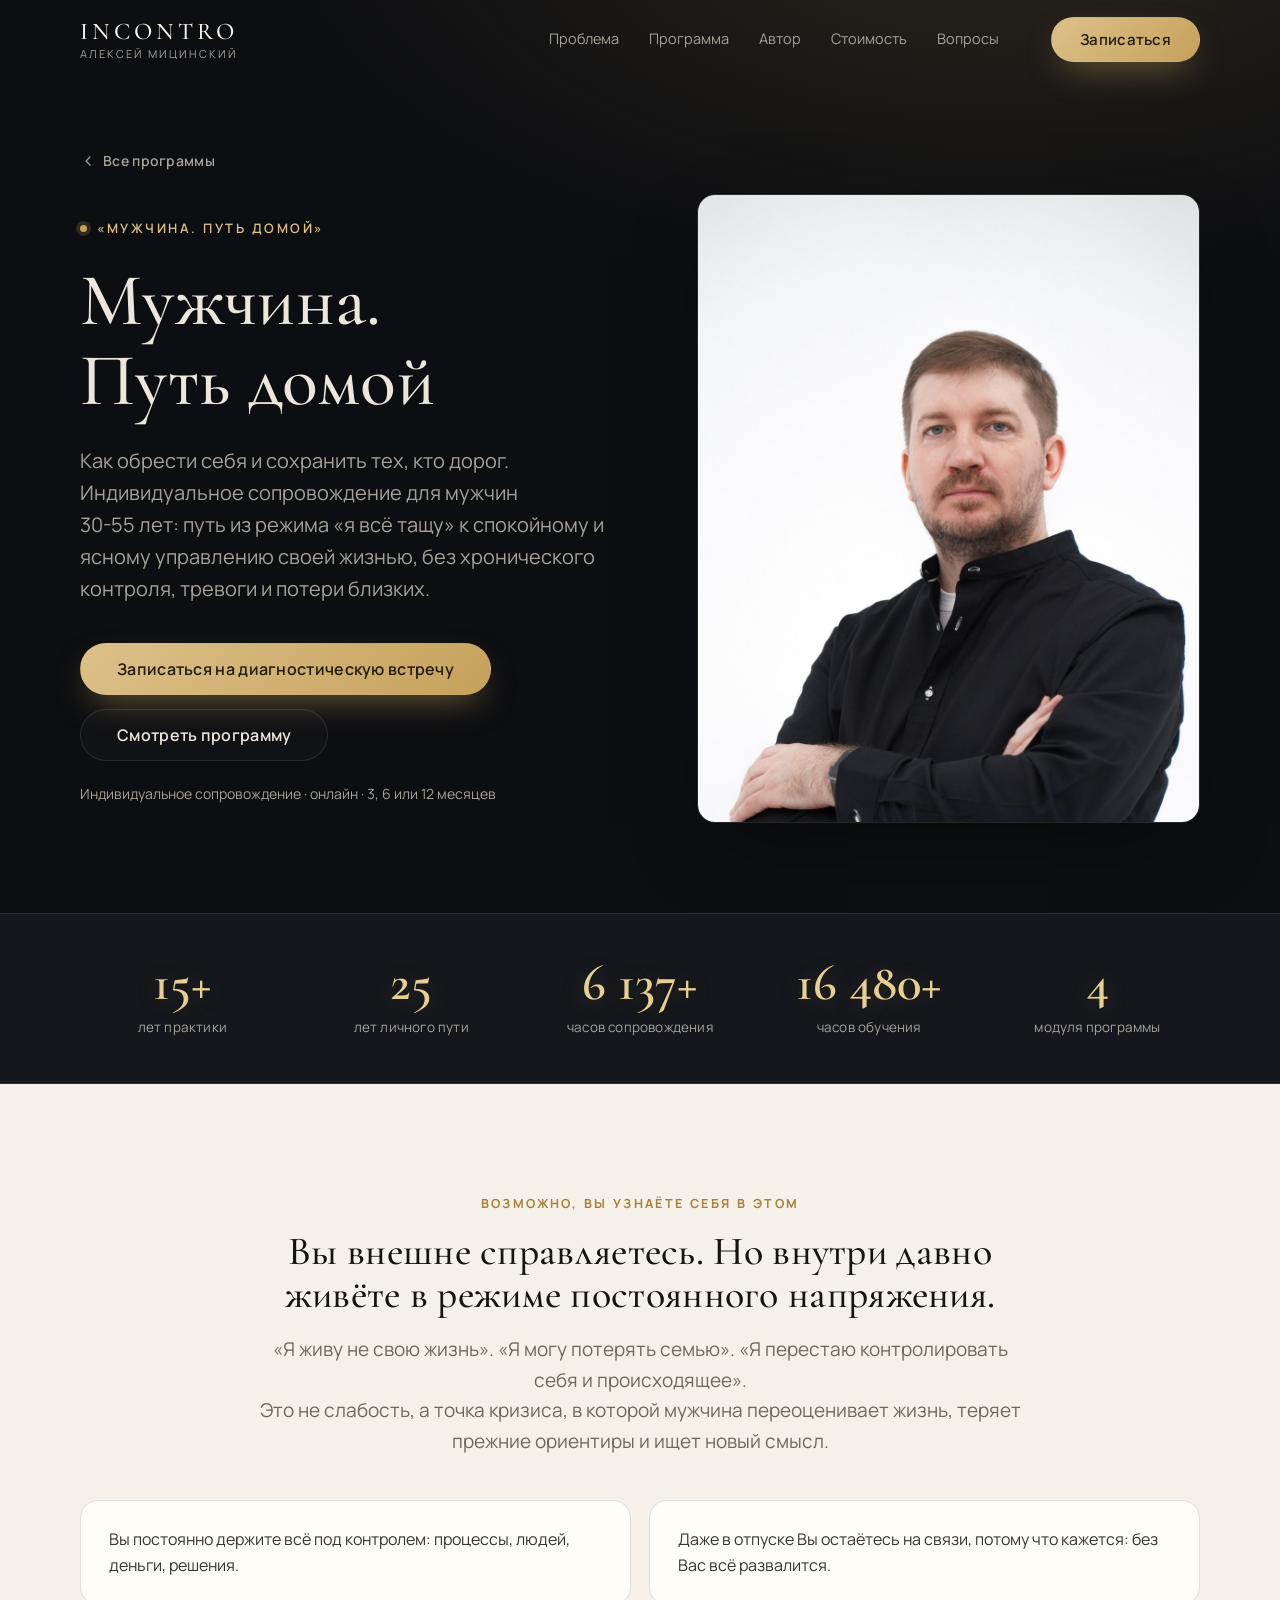
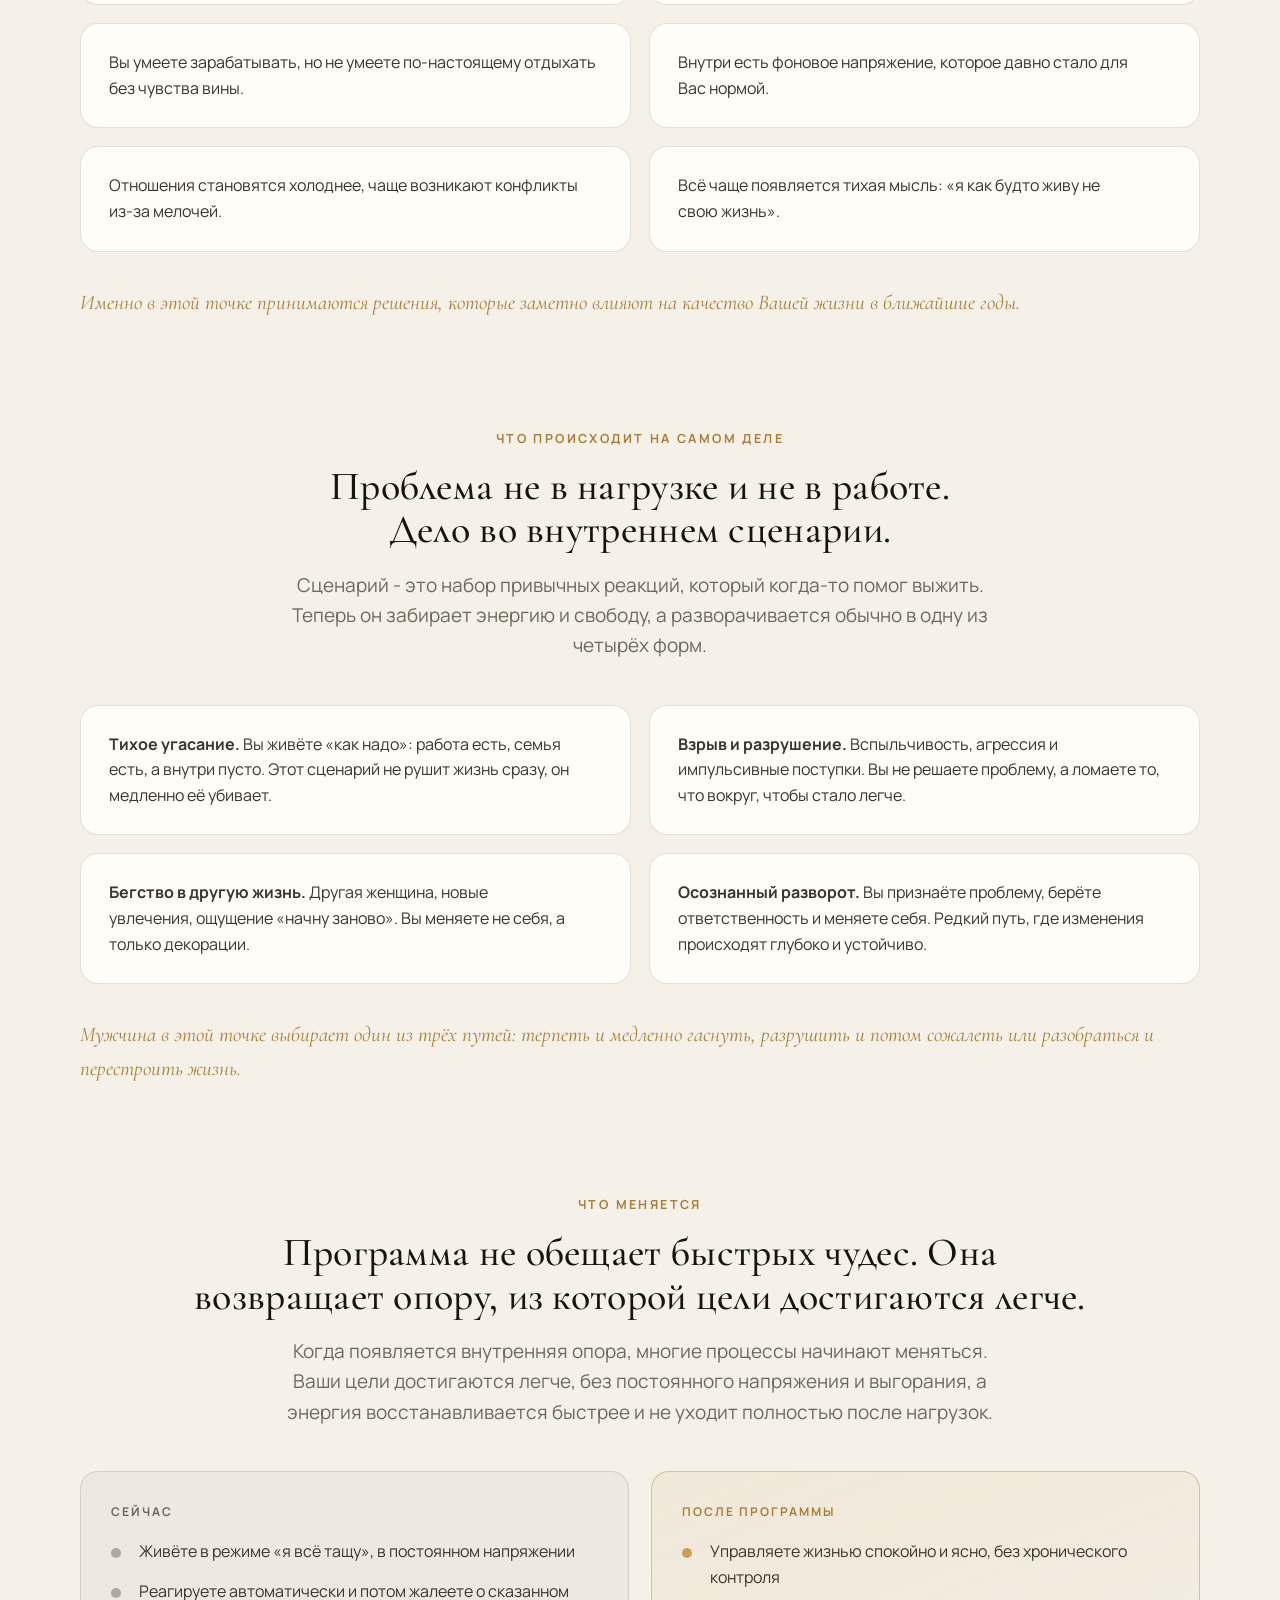
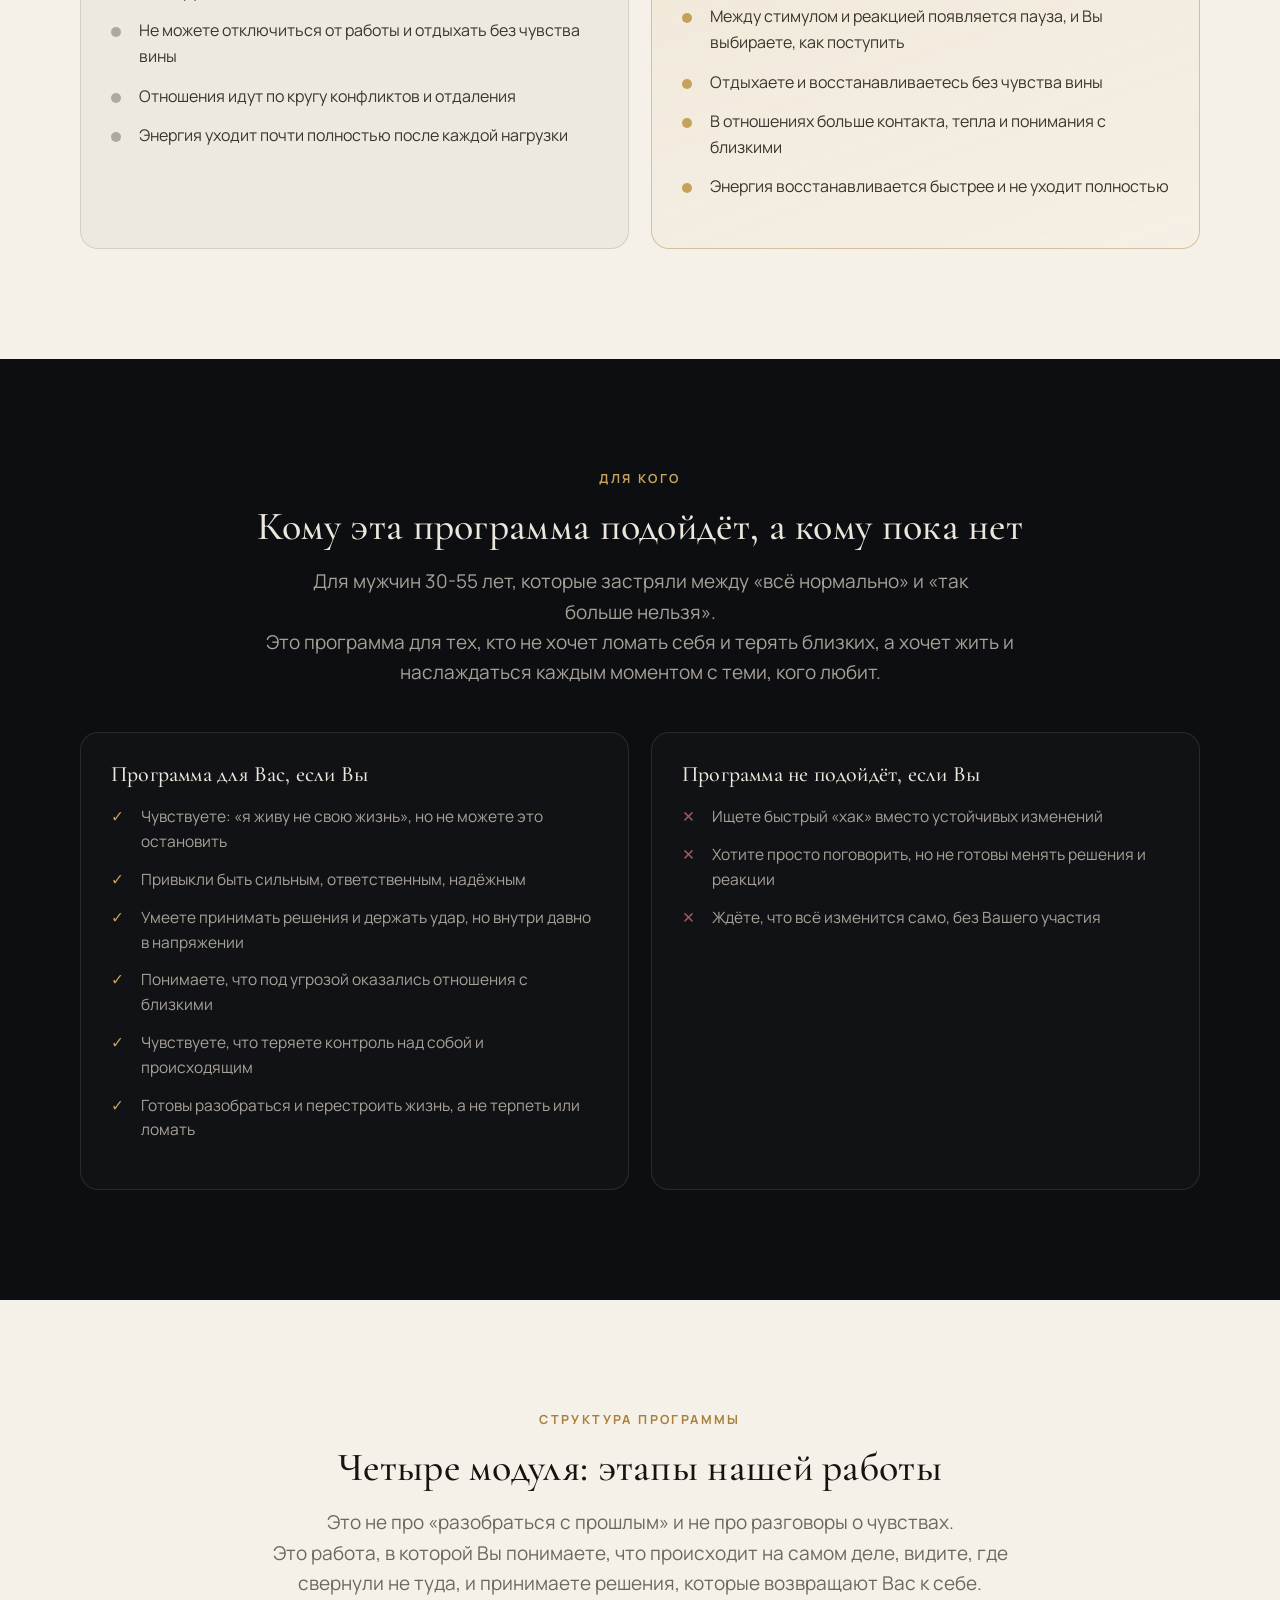
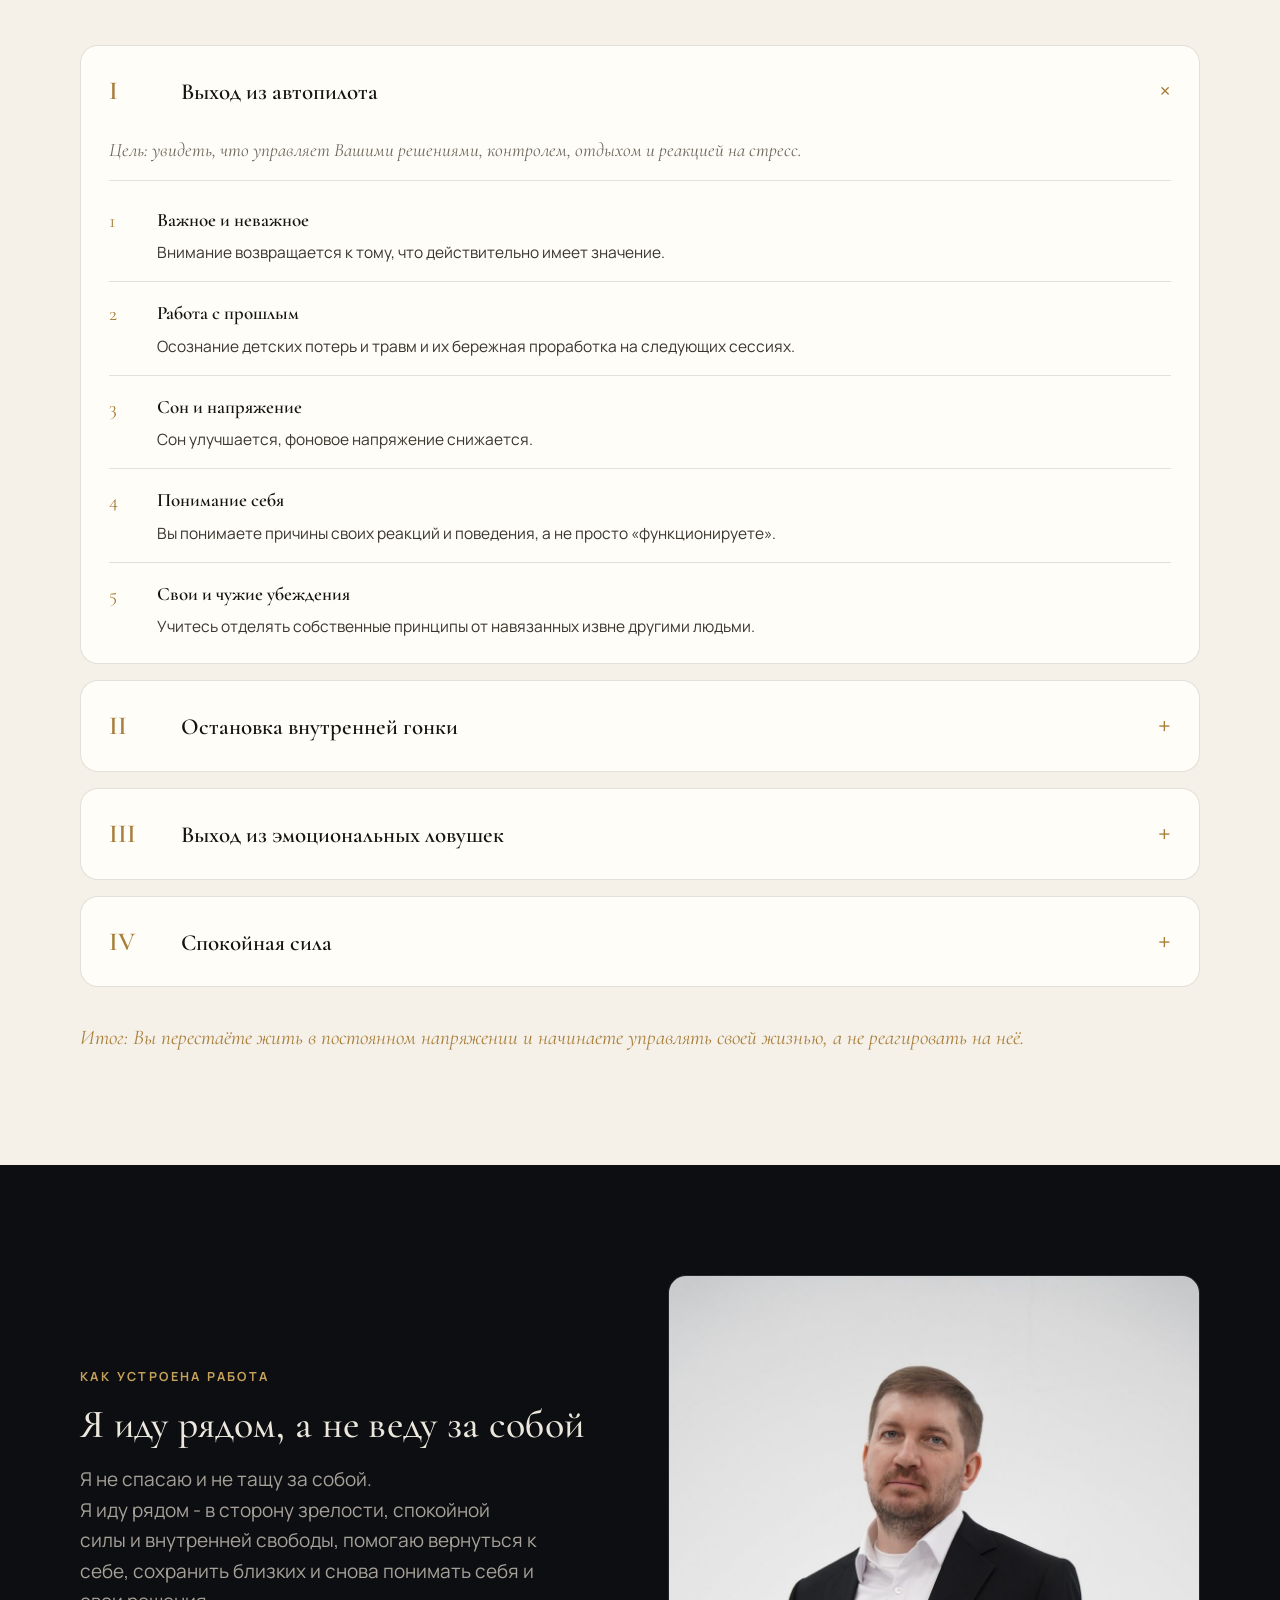
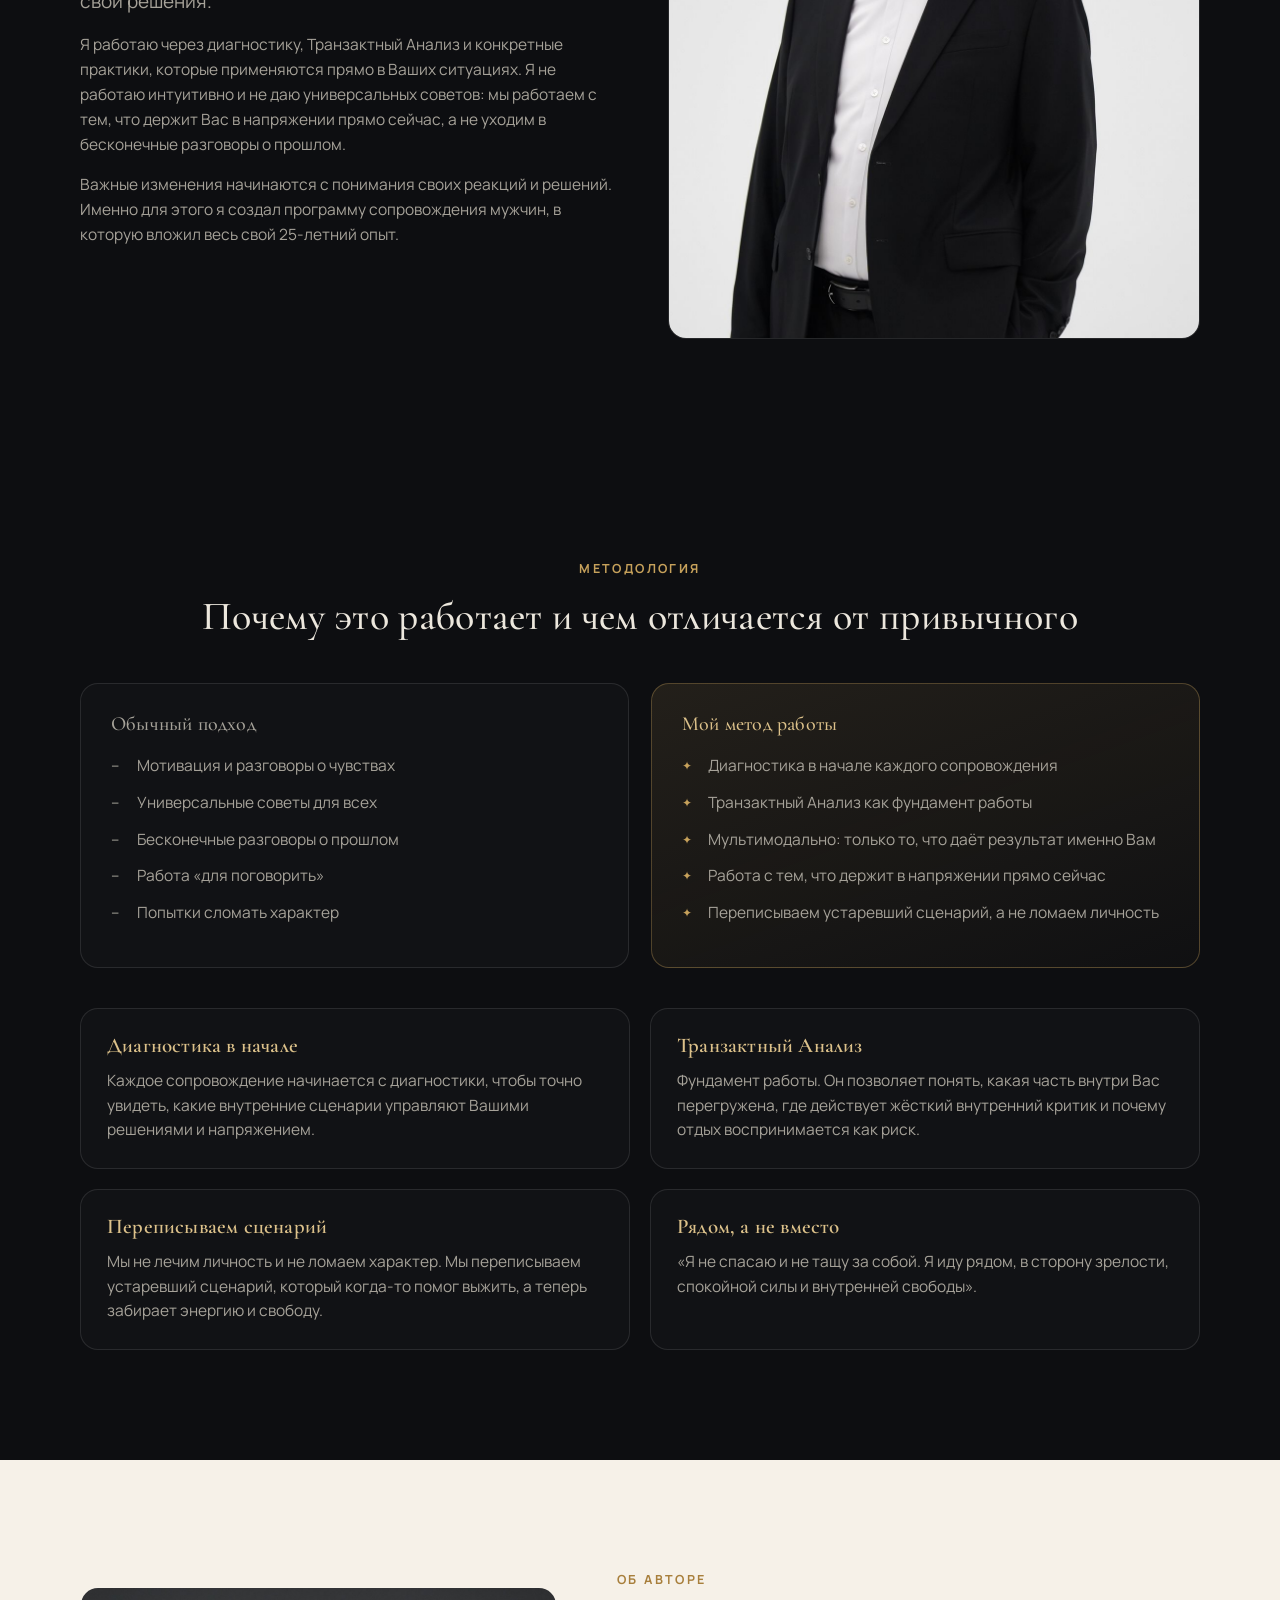
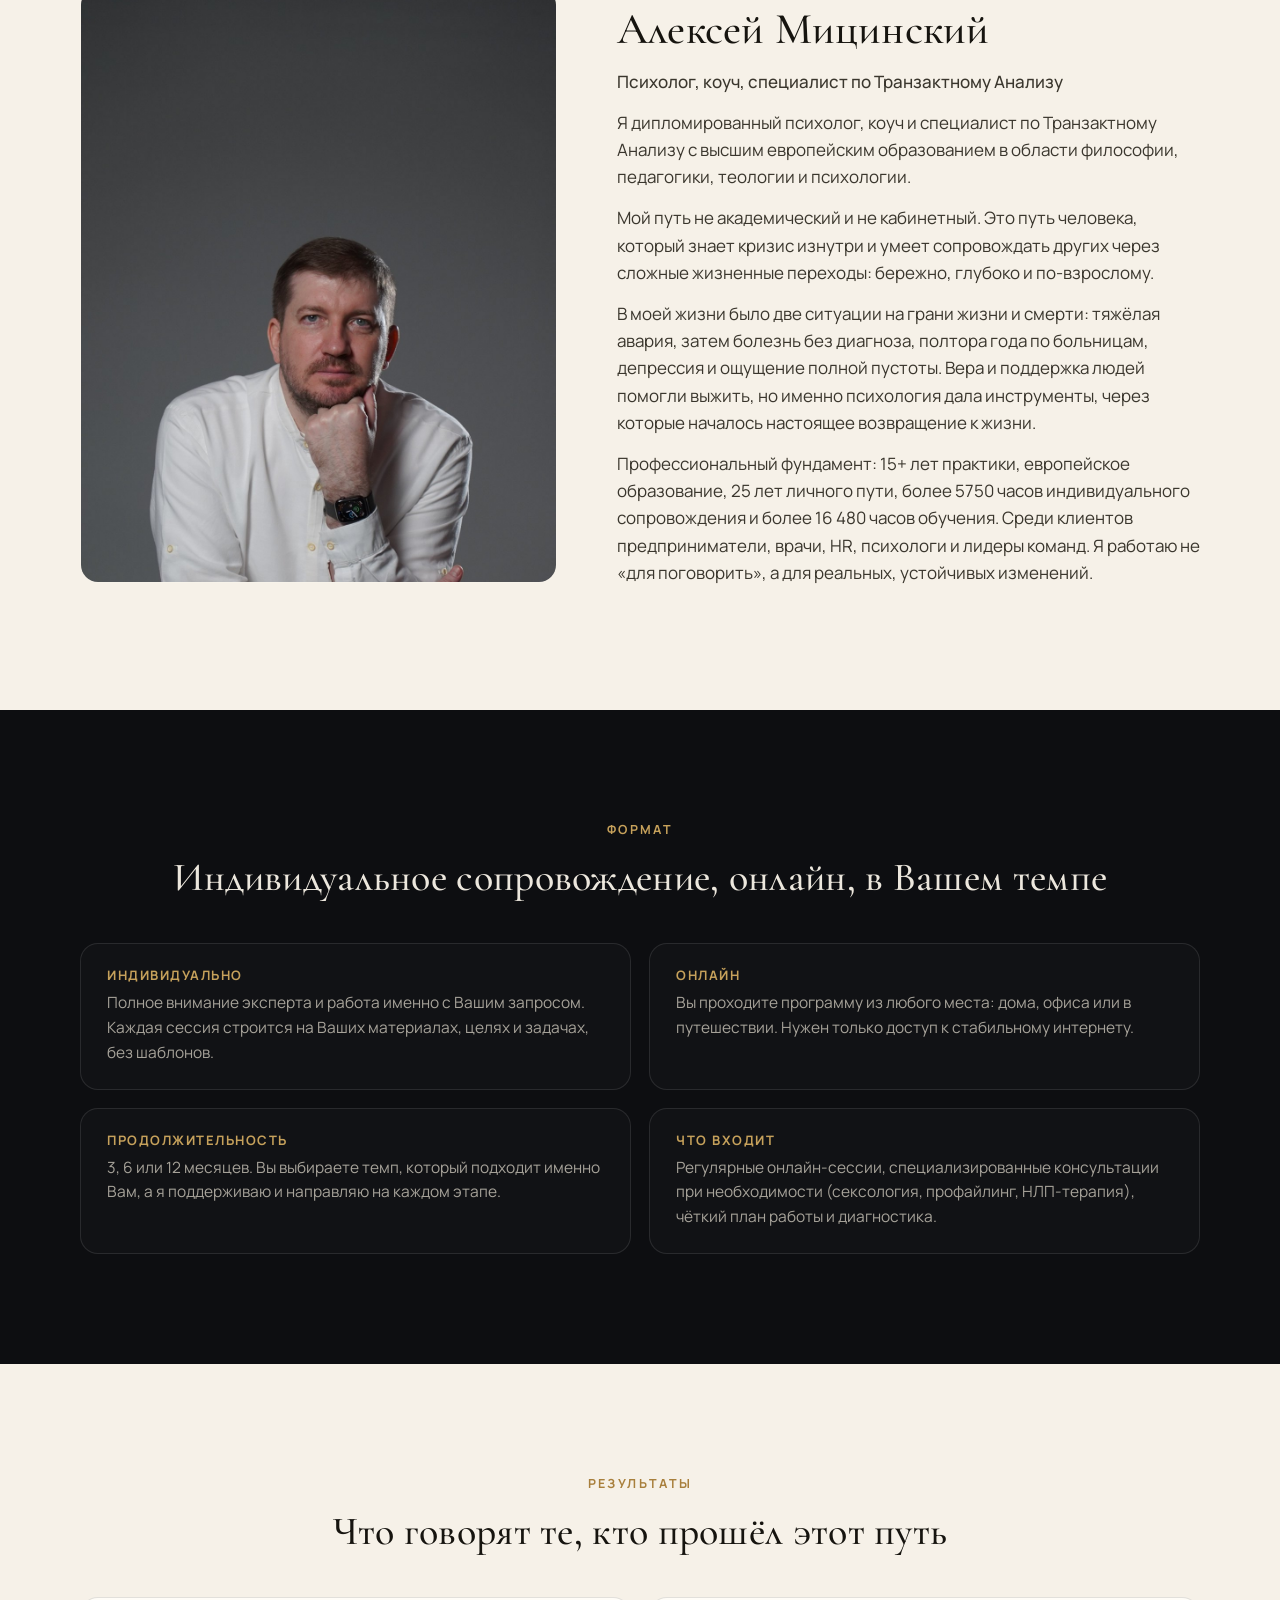
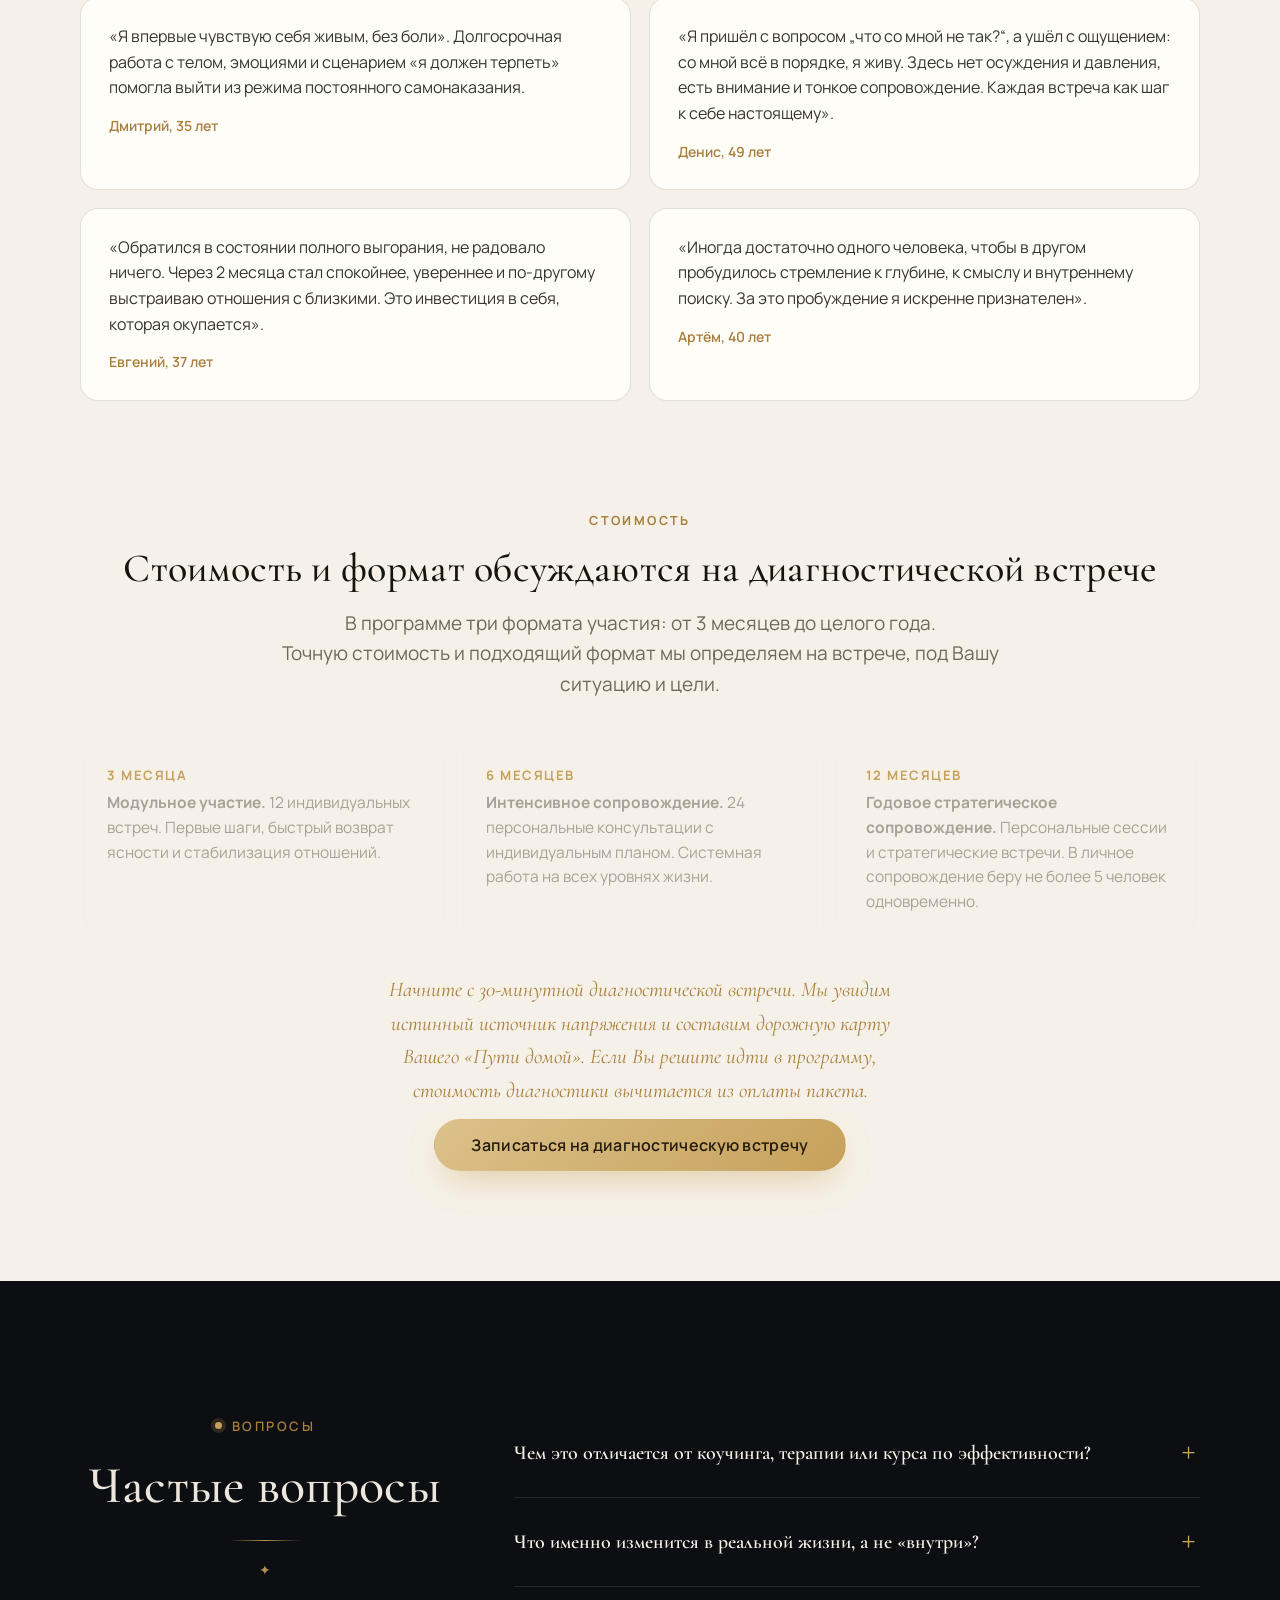
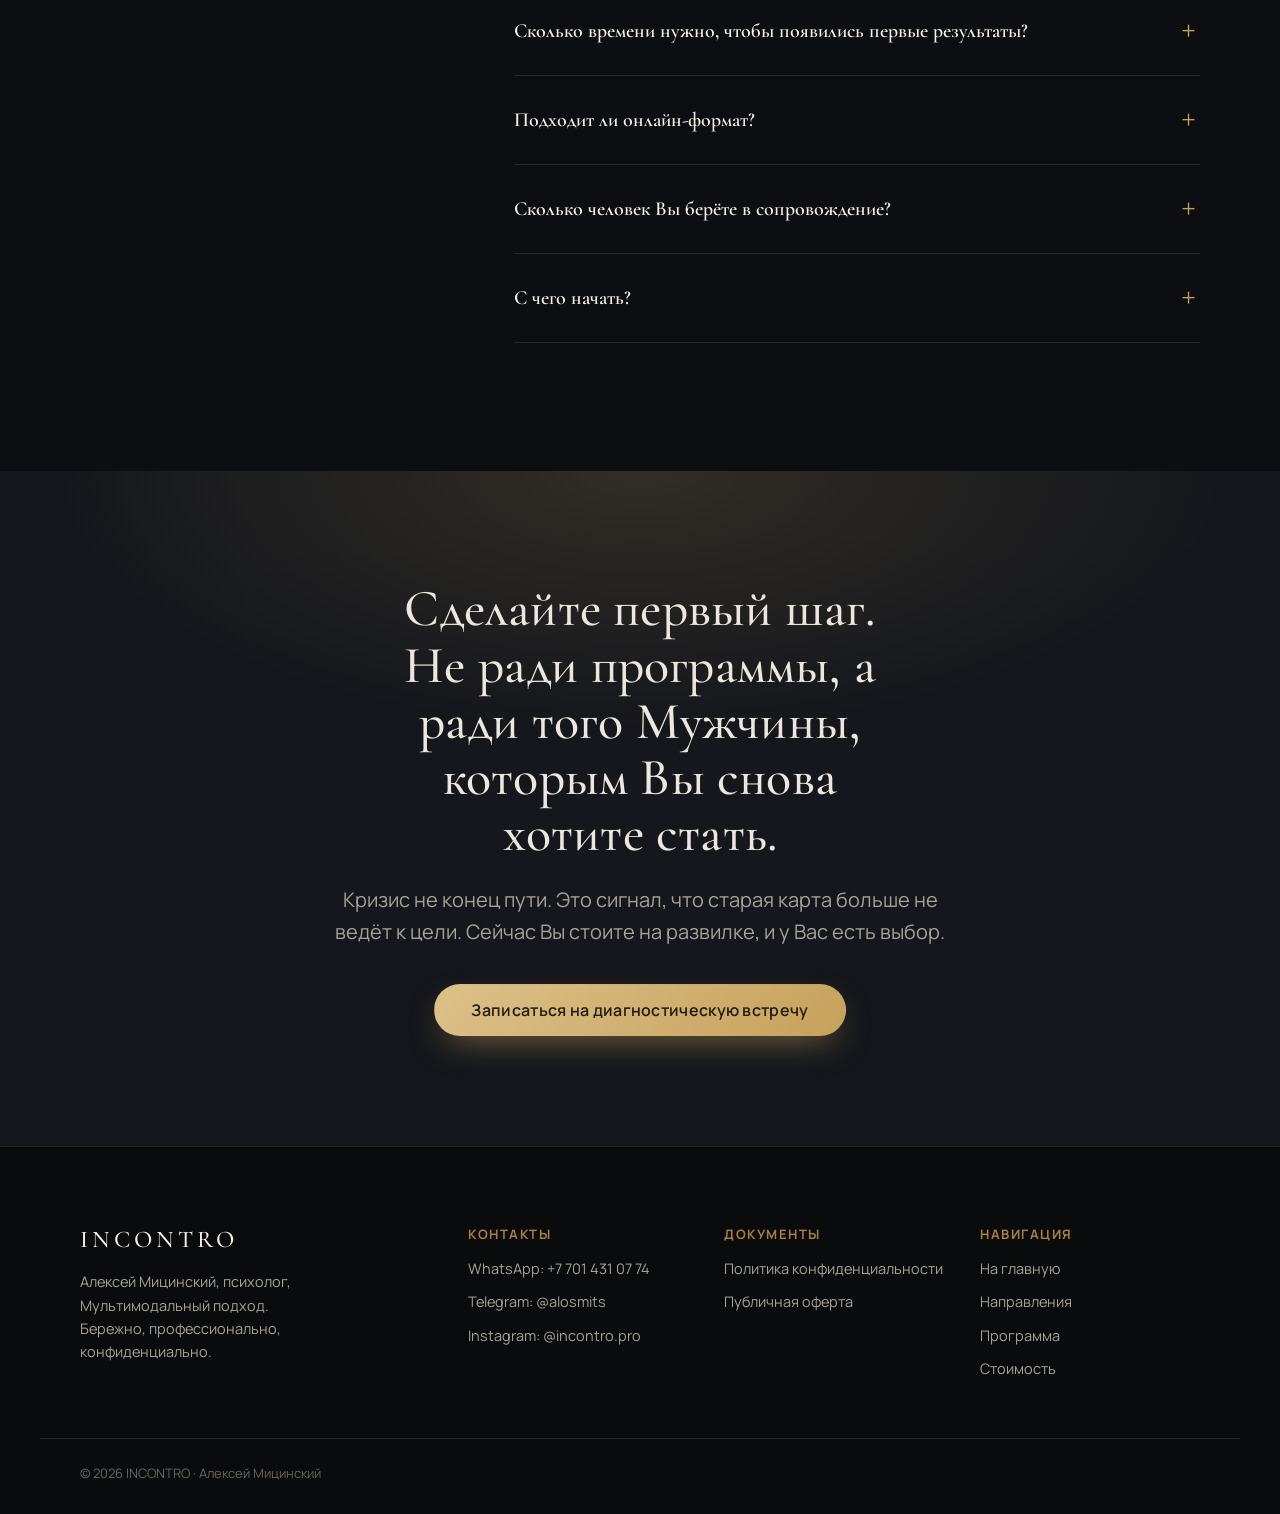
<file: muzhchina.html>
<!DOCTYPE html>
<html lang="ru" class="js">
<head>
<meta charset="UTF-8">
<meta name="viewport" content="width=device-width, initial-scale=1.0">
<title>Мужчина. Путь домой · Программа личных изменений для мужчин 30-55 лет | INCONTRO</title>
<meta name="description" content="Глубинная программа личных изменений с индивидуальным сопровождением для мужчин 30-55 лет. Путь от режима «я всё тащу» к спокойному и ясному управлению своей жизнью. Автор - психолог Алексей Мицинский, 15+ лет практики.">
<meta name="theme-color" content="#0d0e11">
<meta property="og:title" content="Мужчина. Путь домой · Как обрести себя и сохранить тех, кто дорог">
<meta property="og:description" content="Индивидуальное сопровождение для мужчин 30-55 лет. Из режима выживания и борьбы в режим осознанного управления жизнью.">
<meta property="og:type" content="website">
<meta property="og:locale" content="ru_RU">
<meta property="og:site_name" content="INCONTRO">
<link rel="icon" href="assets/img/favicon.svg" type="image/svg+xml">
<link rel="icon" href="assets/img/favicon-32.png" sizes="32x32" type="image/png">
<link rel="apple-touch-icon" href="assets/img/apple-touch-icon.png">
<link rel="preconnect" href="https://fonts.googleapis.com">
<link rel="preconnect" href="https://fonts.gstatic.com" crossorigin>
<link href="https://fonts.googleapis.com/css2?family=Cormorant+Garamond:ital,wght@0,400;0,500;0,600;1,400;1,500&family=Manrope:wght@300;400;500;600;700&display=swap" rel="stylesheet">
<link rel="stylesheet" href="styles.css?v=6">
<link rel="stylesheet" href="programs.css?v=6">
<!-- Yandex.Metrika counter -->
<script type="text/javascript">
  window.__YM_ID=108460385;
  (function(m,e,t,r,i,k,a){m[i]=m[i]||function(){(m[i].a=m[i].a||[]).push(arguments)};
  m[i].l=1*new Date();for(var j=0;j<document.scripts.length;j++){if(document.scripts[j].src===r){return;}}
  k=e.createElement(t),a=e.getElementsByTagName(t)[0],k.async=1,k.src=r,a.parentNode.insertBefore(k,a)})
  (window,document,"script","https://mc.yandex.ru/metrika/tag.js?id=108460385","ym");
  ym(108460385,"init",{ssr:true,webvisor:true,clickmap:true,ecommerce:"dataLayer",accurateTrackBounce:true,trackLinks:true});
</script>
<noscript><div><img src="https://mc.yandex.ru/watch/108460385" style="position:absolute; left:-9999px;" alt="" /></div></noscript>
<!-- /Yandex.Metrika counter -->
</head>
<body id="top">

<div class="scroll-progress" id="scrollProgress"></div>

<!-- Header -->
<header class="header" id="header">
  <div class="container header__inner">
    <a href="index.html" class="brand" aria-label="INCONTRO · на главную">
      <span class="brand__mark">INCONTRO</span>
      <span class="brand__sub">Алексей Мицинский</span>
    </a>
    <nav class="nav" id="nav">
      <a href="#problem" class="nav__link">Проблема</a>
      <a href="#program" class="nav__link">Программа</a>
      <a href="#author" class="nav__link">Автор</a>
      <a href="#price" class="nav__link">Стоимость</a>
      <a href="#faq" class="nav__link">Вопросы</a>
    </nav>
    <a href="#price" class="btn btn--gold header__cta">Записаться</a>
    <button class="burger" id="burger" aria-label="Меню" aria-expanded="false"><span></span><span></span><span></span></button>
  </div>
</header>

<!-- Hero -->
<section class="pp-hero pp-hero--split">
  <div class="container">
    <a href="index.html#directions" class="pp-back"><svg viewBox="0 0 24 24" fill="none"><path d="M15 6l-6 6 6 6" stroke="currentColor" stroke-width="1.8" stroke-linecap="round" stroke-linejoin="round"/></svg> Все программы</a>
    <div class="pp-hero__wrap" style="margin-top:22px">
      <div>
        <p class="eyebrow pp-hero__eyebrow"><span class="eyebrow__dot"></span> «Мужчина. Путь домой»</p>
        <h1 class="pp-hero__title">Мужчина.<br>Путь домой</h1>
        <p class="pp-hero__sub">Как обрести себя и сохранить тех, кто дорог.<br>Индивидуальное сопровождение для мужчин<br>30-55 лет: путь из режима «я всё тащу» к спокойному и ясному управлению своей жизнью, без хронического контроля, тревоги и потери близких.</p>
        <div class="pp-hero__cta">
          <a href="#price" class="btn btn--gold btn--lg">Записаться на диагностическую встречу</a>
          <a href="#program" class="btn btn--ghost btn--lg">Смотреть программу</a>
        </div>
        <p class="pp-hero__meta">Индивидуальное сопровождение · онлайн · 3, 6 или 12 месяцев</p>
      </div>
      <div class="pp-hero__media"><img src="assets/img/prog-hero-muzh.jpg" alt="Алексей Мицинский" loading="eager"></div>
    </div>
  </div>
</section>

<!-- Trust -->
<section class="pp-trust">
  <div class="container">
    <div class="pp-trust__grid reveal">
      <div><div class="pp-stat__n"><span data-count="15">0</span>+</div><div class="pp-stat__l">лет практики</div></div>
      <div><div class="pp-stat__n"><span data-count="25">0</span></div><div class="pp-stat__l">лет личного пути</div></div>
      <div><div class="pp-stat__n"><span data-count="6137">0</span>+</div><div class="pp-stat__l">часов сопровождения</div></div>
      <div><div class="pp-stat__n"><span data-count="16480">0</span>+</div><div class="pp-stat__l">часов обучения</div></div>
      <div><div class="pp-stat__n">4</div><div class="pp-stat__l">модуля программы</div></div>
    </div>
  </div>
</section>

<!-- Problem -->
<section class="pp-sec pp-sec--light" id="problem">
  <div class="container">
    <span class="pp-kicker">Возможно, Вы узнаёте себя в этом</span>
    <h2 class="pp-h2">Вы внешне справляетесь. Но внутри давно живёте в режиме постоянного напряжения.</h2>
    <p class="pp-lead">«Я живу не свою жизнь». «Я могу потерять семью». «Я перестаю контролировать себя и происходящее».<br>Это не слабость, а точка кризиса, в которой мужчина переоценивает жизнь, теряет прежние ориентиры и ищет новый смысл.</p>
    <div class="pp-cards">
      <div class="pp-card"><p>Вы постоянно держите всё под контролем: процессы, людей, деньги, решения.</p></div>
      <div class="pp-card"><p>Даже в отпуске Вы остаётесь на связи, потому что кажется: без Вас всё развалится.</p></div>
      <div class="pp-card"><p>Вы умеете зарабатывать, но не умеете по-настоящему отдыхать без чувства вины.</p></div>
      <div class="pp-card"><p>Внутри есть фоновое напряжение, которое давно стало для Вас нормой.</p></div>
      <div class="pp-card"><p>Отношения становятся холоднее, чаще возникают конфликты из-за мелочей.</p></div>
      <div class="pp-card"><p>Всё чаще появляется тихая мысль: «я как будто живу не свою жизнь».</p></div>
    </div>
    <p class="pp-note">Именно в этой точке принимаются решения, которые заметно влияют на качество Вашей жизни в ближайшие годы.</p>
  </div>
</section>

<!-- What is really going on -->
<section class="pp-sec pp-sec--light" style="padding-top:0">
  <div class="container">
    <span class="pp-kicker">Что происходит на самом деле</span>
    <h2 class="pp-h2">Проблема не в нагрузке и не в работе. Дело во внутреннем сценарии.</h2>
    <p class="pp-lead">Сценарий - это набор привычных реакций, который когда-то помог выжить.<br>Теперь он забирает энергию и свободу, а разворачивается обычно в одну из четырёх форм.</p>
    <div class="pp-cards">
      <div class="pp-card"><p><b>Тихое угасание.</b> Вы живёте «как надо»: работа есть, семья есть, а внутри пусто. Этот сценарий не рушит жизнь сразу, он медленно её убивает.</p></div>
      <div class="pp-card"><p><b>Взрыв и разрушение.</b> Вспыльчивость, агрессия и импульсивные поступки. Вы не решаете проблему, а ломаете то, что вокруг, чтобы стало легче.</p></div>
      <div class="pp-card"><p><b>Бегство в другую жизнь.</b> Другая женщина, новые увлечения, ощущение «начну заново». Вы меняете не себя, а только декорации.</p></div>
      <div class="pp-card"><p><b>Осознанный разворот.</b> Вы признаёте проблему, берёте ответственность и меняете себя. Редкий путь, где изменения происходят глубоко и устойчиво.</p></div>
    </div>
    <p class="pp-note">Мужчина в этой точке выбирает один из трёх путей: терпеть и медленно гаснуть, разрушить и потом сожалеть или разобраться и перестроить жизнь.</p>
  </div>
</section>

<!-- Before / after -->
<section class="pp-sec pp-sec--light" style="padding-top:0">
  <div class="container">
    <span class="pp-kicker">Что меняется</span>
    <h2 class="pp-h2">Программа не обещает быстрых чудес. Она возвращает опору, из которой цели достигаются легче.</h2>
    <p class="pp-lead">Когда появляется внутренняя опора, многие процессы начинают меняться.<br>Ваши цели достигаются легче, без постоянного напряжения и выгорания, а энергия восстанавливается быстрее и не уходит полностью после нагрузок.</p>
    <div class="pp-ba">
      <div class="pp-ba__col pp-ba__a">
        <span class="pp-ba__tag">Сейчас</span>
        <ul>
          <li>Живёте в режиме «я всё тащу», в постоянном напряжении</li>
          <li>Реагируете автоматически и потом жалеете о сказанном</li>
          <li>Не можете отключиться от работы и отдыхать без чувства вины</li>
          <li>Отношения идут по кругу конфликтов и отдаления</li>
          <li>Энергия уходит почти полностью после каждой нагрузки</li>
        </ul>
      </div>
      <div class="pp-ba__col pp-ba__b">
        <span class="pp-ba__tag">После программы</span>
        <ul>
          <li>Управляете жизнью спокойно и ясно, без хронического контроля</li>
          <li>Между стимулом и реакцией появляется пауза, и Вы выбираете, как поступить</li>
          <li>Отдыхаете и восстанавливаетесь без чувства вины</li>
          <li>В отношениях больше контакта, тепла и понимания с близкими</li>
          <li>Энергия восстанавливается быстрее и не уходит полностью</li>
        </ul>
      </div>
    </div>
  </div>
</section>

<!-- Audience -->
<section class="pp-sec">
  <div class="container">
    <span class="pp-kicker">Для кого</span>
    <h2 class="pp-h2">Кому эта программа подойдёт, а кому пока нет</h2>
    <p class="pp-lead">Для мужчин 30-55 лет, которые застряли между «всё нормально» и «так больше нельзя».<br>Это программа для тех, кто не хочет ломать себя и терять близких, а хочет жить и наслаждаться каждым моментом с теми, кого любит.</p>
    <div class="pp-aud">
      <div class="pp-aud__box pp-aud__yes">
        <h3>Программа для Вас, если Вы</h3>
        <ul>
          <li>Чувствуете: «я живу не свою жизнь», но не можете это остановить</li>
          <li>Привыкли быть сильным, ответственным, надёжным</li>
          <li>Умеете принимать решения и держать удар, но внутри давно в напряжении</li>
          <li>Понимаете, что под угрозой оказались отношения с близкими</li>
          <li>Чувствуете, что теряете контроль над собой и происходящим</li>
          <li>Готовы разобраться и перестроить жизнь, а не терпеть или ломать</li>
        </ul>
      </div>
      <div class="pp-aud__box pp-aud__no">
        <h3>Программа не подойдёт, если Вы</h3>
        <ul>
          <li>Ищете быстрый «хак» вместо устойчивых изменений</li>
          <li>Хотите просто поговорить, но не готовы менять решения и реакции</li>
          <li>Ждёте, что всё изменится само, без Вашего участия</li>
        </ul>
      </div>
    </div>
  </div>
</section>

<!-- Program -->
<section class="pp-sec pp-sec--light" id="program">
  <div class="container">
    <span class="pp-kicker">Структура программы</span>
    <h2 class="pp-h2">Четыре модуля: этапы нашей работы</h2>
    <p class="pp-lead">Это не про «разобраться с прошлым» и не про разговоры о чувствах.<br>Это работа, в которой Вы понимаете, что происходит на самом деле, видите, где свернули не туда, и принимаете решения, которые возвращают Вас к себе.</p>
    <div class="pp-mods">
      <details class="pp-mod" open>
        <summary><span class="pp-mod__rom">I</span><span class="pp-mod__ttl">Выход из автопилота</span><span class="pp-mod__sign">+</span></summary>
        <div class="pp-mod__body">
          <p class="pp-mod__intro">Цель: увидеть, что управляет Вашими решениями, контролем, отдыхом и реакцией на стресс.</p>
          <div class="pp-lesson"><span class="pp-lesson__n">1</span><span class="pp-lesson__t"><b>Важное и неважное</b><span>Внимание возвращается к тому, что действительно имеет значение.</span></span></div>
          <div class="pp-lesson"><span class="pp-lesson__n">2</span><span class="pp-lesson__t"><b>Работа с прошлым</b><span>Осознание детских потерь и травм и их бережная проработка на следующих сессиях.</span></span></div>
          <div class="pp-lesson"><span class="pp-lesson__n">3</span><span class="pp-lesson__t"><b>Сон и напряжение</b><span>Сон улучшается, фоновое напряжение снижается.</span></span></div>
          <div class="pp-lesson"><span class="pp-lesson__n">4</span><span class="pp-lesson__t"><b>Понимание себя</b><span>Вы понимаете причины своих реакций и поведения, а не просто «функционируете».</span></span></div>
          <div class="pp-lesson"><span class="pp-lesson__n">5</span><span class="pp-lesson__t"><b>Свои и чужие убеждения</b><span>Учитесь отделять собственные принципы от навязанных извне другими людьми.</span></span></div>
        </div>
      </details>
      <details class="pp-mod">
        <summary><span class="pp-mod__rom">II</span><span class="pp-mod__ttl">Остановка внутренней гонки</span><span class="pp-mod__sign">+</span></summary>
        <div class="pp-mod__body">
          <p class="pp-mod__intro">Цель: исследовать Ваши стили поведения и способы взаимодействия с другими людьми в разных ситуациях, чтобы перейти к жизни в своём ритме.</p>
          <div class="pp-lesson"><span class="pp-lesson__n">1</span><span class="pp-lesson__t"><b>Уважение к потребностям</b><span>Появляется уважение к своим потребностям, а не борьба с ними.</span></span></div>
          <div class="pp-lesson"><span class="pp-lesson__n">2</span><span class="pp-lesson__t"><b>Гонка стихает</b><span>Внутренняя гонка утихает, появляется место для спокойствия и удовольствия.</span></span></div>
          <div class="pp-lesson"><span class="pp-lesson__n">3</span><span class="pp-lesson__t"><b>Удовольствие от жизни</b><span>Растёт удовольствие от жизни и работы.</span></span></div>
          <div class="pp-lesson"><span class="pp-lesson__n">4</span><span class="pp-lesson__t"><b>Без вины и тревоги</b><span>«Я могу быть эффективным не через напряжение, а через зрелость и ясность».</span></span></div>
        </div>
      </details>
      <details class="pp-mod">
        <summary><span class="pp-mod__rom">III</span><span class="pp-mod__ttl">Выход из эмоциональных ловушек</span><span class="pp-mod__sign">+</span></summary>
        <div class="pp-mod__body">
          <p class="pp-mod__intro">Цель: освободиться от эмоциональных ловушек, которые крадут энергию и время, и понять, что запускает деструктивные реакции.</p>
          <div class="pp-lesson"><span class="pp-lesson__n">1</span><span class="pp-lesson__t"><b>Настоящие эмоции</b><span>Вы различаете, где живое чувство, а где привычная реакция.</span></span></div>
          <div class="pp-lesson"><span class="pp-lesson__n">2</span><span class="pp-lesson__t"><b>Внутренняя ясность</b><span>Выдержанные границы, чёткие задачи, меньше скрытой усталости.</span></span></div>
          <div class="pp-lesson"><span class="pp-lesson__n">3</span><span class="pp-lesson__t"><b>Спокойное общение</b><span>С командой, близкими и партнёрами: меньше напряжения, недопонимания и конфликтов.</span></span></div>
          <div class="pp-lesson"><span class="pp-lesson__n">4</span><span class="pp-lesson__t"><b>Энергия и желание жить</b><span>Когда ложные эмоции перестают срабатывать, тело расслабляется и возвращается энергия.</span></span></div>
          <div class="pp-lesson"><span class="pp-lesson__n">5</span><span class="pp-lesson__t"><b>Свобода выбора</b><span>«Я больше не реагирую автоматически, я выбираю, как себя вести и что чувствовать».</span></span></div>
        </div>
      </details>
      <details class="pp-mod">
        <summary><span class="pp-mod__rom">IV</span><span class="pp-mod__ttl">Спокойная сила</span><span class="pp-mod__sign">+</span></summary>
        <div class="pp-mod__body">
          <p class="pp-mod__intro">Цель: выстроить устойчивую коммуникацию и ясные решения, научиться прогнозировать стресс и распознавать свои реакции на него.</p>
          <div class="pp-lesson"><span class="pp-lesson__n">1</span><span class="pp-lesson__t"><b>Спокойная сила</b><span>Возникает устойчивое состояние спокойной силы.</span></span></div>
          <div class="pp-lesson"><span class="pp-lesson__n">2</span><span class="pp-lesson__t"><b>Качество решений</b><span>Улучшается качество отношений и решений.</span></span></div>
          <div class="pp-lesson"><span class="pp-lesson__n">3</span><span class="pp-lesson__t"><b>Без качелей</b><span>Исчезают эмоциональные качели и ментальный перегрев.</span></span></div>
          <div class="pp-lesson"><span class="pp-lesson__n">4</span><span class="pp-lesson__t"><b>Восстановление как норма</b><span>Отдых и восстановление становятся нормой, а не роскошью.</span></span></div>
          <div class="pp-lesson"><span class="pp-lesson__n">5</span><span class="pp-lesson__t"><b>Я управляю</b><span>«Я в ресурсе, я спокоен, я управляю, без борьбы с собой».</span></span></div>
        </div>
      </details>
    </div>
    <p class="pp-note">Итог: Вы перестаёте жить в постоянном напряжении и начинаете управлять своей жизнью, а не реагировать на неё.</p>
  </div>
</section>

<!-- Approach split -->
<section class="pp-sec">
  <div class="container">
    <div class="pp-split">
      <div>
        <span class="pp-kicker">Как устроена работа</span>
        <h2 class="pp-h2">Я иду рядом, а не веду за собой</h2>
        <p class="pp-lead">Я не спасаю и не тащу за собой.<br>Я иду рядом - в сторону зрелости, спокойной силы и внутренней свободы, помогаю вернуться к себе, сохранить близких и снова понимать себя и свои решения.</p>
        <p style="margin-top:16px;color:var(--muted-d);font-size:15.5px">Я работаю через диагностику, Транзактный Анализ и конкретные практики, которые применяются прямо в Ваших ситуациях. Я не работаю интуитивно и не даю универсальных советов: мы работаем с тем, что держит Вас в напряжении прямо сейчас, а не уходим в бесконечные разговоры о прошлом.</p>
        <p style="margin-top:16px;color:var(--muted-d);font-size:15.5px">Важные изменения начинаются с понимания своих реакций и решений. Именно для этого я создал программу сопровождения мужчин, в которую вложил весь свой 25-летний опыт.</p>
      </div>
      <div class="pp-split__media"><img src="assets/img/standing-2.jpg" alt="Алексей Мицинский" loading="lazy"></div>
    </div>
  </div>
</section>

<!-- Methodology -->
<section class="pp-sec">
  <div class="container">
    <span class="pp-kicker">Методология</span>
    <h2 class="pp-h2">Почему это работает и чем отличается от привычного</h2>
    <div class="pp-method">
      <div class="pp-method__col pp-method__col--x">
        <h3>Обычный подход</h3>
        <ul>
          <li>Мотивация и разговоры о чувствах</li>
          <li>Универсальные советы для всех</li>
          <li>Бесконечные разговоры о прошлом</li>
          <li>Работа «для поговорить»</li>
          <li>Попытки сломать характер</li>
        </ul>
      </div>
      <div class="pp-method__col pp-method__col--v">
        <h3>Мой метод работы</h3>
        <ul>
          <li>Диагностика в начале каждого сопровождения</li>
          <li>Транзактный Анализ как фундамент работы</li>
          <li>Мультимодально: только то, что даёт результат именно Вам</li>
          <li>Работа с тем, что держит в напряжении прямо сейчас</li>
          <li>Переписываем устаревший сценарий, а не ломаем личность</li>
        </ul>
      </div>
    </div>
    <div class="pp-keys">
      <div class="pp-key"><h4>Диагностика в начале</h4><p>Каждое сопровождение начинается с диагностики, чтобы точно увидеть, какие внутренние сценарии управляют Вашими решениями и напряжением.</p></div>
      <div class="pp-key"><h4>Транзактный Анализ</h4><p>Фундамент работы. Он позволяет понять, какая часть внутри Вас перегружена, где действует жёсткий внутренний критик и почему отдых воспринимается как риск.</p></div>
      <div class="pp-key"><h4>Переписываем сценарий</h4><p>Мы не лечим личность и не ломаем характер. Мы переписываем устаревший сценарий, который когда-то помог выжить, а теперь забирает энергию и свободу.</p></div>
      <div class="pp-key"><h4>Рядом, а не вместо</h4><p>«Я не спасаю и не тащу за собой. Я иду рядом, в сторону зрелости, спокойной силы и внутренней свободы».</p></div>
    </div>
  </div>
</section>

<!-- Author -->
<section class="pp-sec pp-sec--light" id="author">
  <div class="container pp-author">
    <div class="pp-author__photo"><img src="assets/img/prog-author-muzh.jpg" alt="Алексей Мицинский" loading="lazy"></div>
    <div>
      <span class="pp-kicker">Об авторе</span>
      <h2 class="pp-author__name">Алексей Мицинский</h2>
      <p class="pp-author__role">Психолог, коуч, специалист по Транзактному Анализу</p>
      <p>Я дипломированный психолог, коуч и специалист по Транзактному Анализу с высшим европейским образованием в области философии, педагогики, теологии и психологии.</p>
      <p>Мой путь не академический и не кабинетный. Это путь человека, который знает кризис изнутри и умеет сопровождать других через сложные жизненные переходы: бережно, глубоко и по-взрослому.</p>
      <p>В моей жизни было две ситуации на грани жизни и смерти: тяжёлая авария, затем болезнь без диагноза, полтора года по больницам, депрессия и ощущение полной пустоты. Вера и поддержка людей помогли выжить, но именно психология дала инструменты, через которые началось настоящее возвращение к жизни.</p>
      <p>Профессиональный фундамент: 15+ лет практики, европейское образование, 25 лет личного пути, более 5750 часов индивидуального сопровождения и более 16 480 часов обучения. Среди клиентов предприниматели, врачи, HR, психологи и лидеры команд. Я работаю не «для поговорить», а для реальных, устойчивых изменений.</p>
    </div>
  </div>
</section>

<!-- Format -->
<section class="pp-sec">
  <div class="container">
    <span class="pp-kicker">Формат</span>
    <h2 class="pp-h2">Индивидуальное сопровождение, онлайн, в Вашем темпе</h2>
    <div class="pp-format">
      <div class="pp-fmt"><h4>Индивидуально</h4><p>Полное внимание эксперта и работа именно с Вашим запросом. Каждая сессия строится на Ваших материалах, целях и задачах, без шаблонов.</p></div>
      <div class="pp-fmt"><h4>Онлайн</h4><p>Вы проходите программу из любого места: дома, офиса или в путешествии. Нужен только доступ к стабильному интернету.</p></div>
      <div class="pp-fmt"><h4>Продолжительность</h4><p>3, 6 или 12 месяцев. Вы выбираете темп, который подходит именно Вам, а я поддерживаю и направляю на каждом этапе.</p></div>
      <div class="pp-fmt"><h4>Что входит</h4><p>Регулярные онлайн-сессии, специализированные консультации при необходимости (сексология, профайлинг, НЛП-терапия), чёткий план работы и диагностика.</p></div>
    </div>
  </div>
</section>

<!-- Results / testimonials -->
<section class="pp-sec pp-sec--light">
  <div class="container">
    <span class="pp-kicker">Результаты</span>
    <h2 class="pp-h2">Что говорят те, кто прошёл этот путь</h2>
    <div class="pp-cards">
      <div class="pp-card"><p>«Я впервые чувствую себя живым, без боли». Долгосрочная работа с телом, эмоциями и сценарием «я должен терпеть» помогла выйти из режима постоянного самонаказания.</p><p style="margin-top:14px;color:var(--gold-d);font-weight:600;font-size:14px">Дмитрий, 35 лет</p></div>
      <div class="pp-card"><p>«Я пришёл с вопросом „что со мной не так?“, а ушёл с ощущением: со мной всё в порядке, я живу. Здесь нет осуждения и давления, есть внимание и тонкое сопровождение. Каждая встреча как шаг к себе настоящему».</p><p style="margin-top:14px;color:var(--gold-d);font-weight:600;font-size:14px">Денис, 49 лет</p></div>
      <div class="pp-card"><p>«Обратился в состоянии полного выгорания, не радовало ничего. Через 2 месяца стал спокойнее, увереннее и по-другому выстраиваю отношения с близкими. Это инвестиция в себя, которая окупается».</p><p style="margin-top:14px;color:var(--gold-d);font-weight:600;font-size:14px">Евгений, 37 лет</p></div>
      <div class="pp-card"><p>«Иногда достаточно одного человека, чтобы в другом пробудилось стремление к глубине, к смыслу и внутреннему поиску. За это пробуждение я искренне признателен».</p><p style="margin-top:14px;color:var(--gold-d);font-weight:600;font-size:14px">Артём, 40 лет</p></div>
    </div>
  </div>
</section>

<!-- Price -->
<section class="pp-sec pp-sec--light" id="price" style="padding-top:0">
  <div class="container pp-sec--center">
    <span class="pp-kicker">Стоимость</span>
    <h2 class="pp-h2">Стоимость и формат обсуждаются на диагностической встрече</h2>
    <p class="pp-lead">В программе три формата участия: от 3 месяцев до целого года.<br>Точную стоимость и подходящий формат мы определяем на встрече, под Вашу ситуацию и цели.</p>
    <div class="pp-format" style="grid-template-columns:repeat(3,1fr);text-align:left">
      <div class="pp-fmt"><h4>3 месяца</h4><p><b>Модульное участие.</b> 12 индивидуальных встреч. Первые шаги, быстрый возврат ясности и стабилизация отношений.</p></div>
      <div class="pp-fmt"><h4>6 месяцев</h4><p><b>Интенсивное сопровождение.</b> 24 персональные консультации с индивидуальным планом. Системная работа на всех уровнях жизни.</p></div>
      <div class="pp-fmt"><h4>12 месяцев</h4><p><b>Годовое стратегическое сопровождение.</b> Персональные сессии и стратегические встречи. В личное сопровождение беру не более 5 человек одновременно.</p></div>
    </div>
    <p class="pp-note" style="max-width:60ch;margin-left:auto;margin-right:auto">Начните с 30-минутной диагностической встречи. Мы увидим истинный источник напряжения и составим дорожную карту Вашего «Пути домой». Если Вы решите идти в программу, стоимость диагностики вычитается из оплаты пакета.</p>
    <a href="https://wa.me/77014310774" target="_blank" rel="noopener" class="btn btn--gold btn--lg" style="margin-top:12px">Записаться на диагностическую встречу</a>
  </div>
</section>

<!-- FAQ -->
<section class="faq section" id="faq">
  <div class="container faq__wrap">
    <header class="section__head reveal" style="text-align:center">
      <p class="eyebrow eyebrow--dark"><span class="eyebrow__dot"></span> Вопросы</p>
      <h2 class="section__title">Частые вопросы</h2>
    </header>
    <div class="faq__list reveal">
      <details class="faq__item"><summary>Чем это отличается от коучинга, терапии или курса по эффективности?</summary><p>Это не мотивация и не разговоры о чувствах. Мы работаем с внутренним сценарием, из-за которого Вы живёте в режиме постоянного напряжения и контроля. Результат не временное облегчение, а устойчивые изменения, которые остаются с Вами и под нагрузкой: в бизнесе, семье, кризисах.</p></details>
      <details class="faq__item"><summary>Что именно изменится в реальной жизни, а не «внутри»?</summary><p>Меняется то, что можно почувствовать и увидеть: Вы перестаёте тащить всё на себе и начинаете делегировать без вины, решения принимаются быстрее и спокойнее, снижается тревога, появляется энергия и способность отдыхать без давления, отношения становятся прямыми и ясными. Это влияет на доход, команду, семью и здоровье.</p></details>
      <details class="faq__item"><summary>Сколько времени нужно, чтобы появились первые результаты?</summary><p>Первые ощутимые изменения обычно появляются уже в первые недели: улучшается сон, снижается фоновое напряжение, появляется больше ясности и собранности. Глубокая перестройка сценария требует времени, поэтому программа длится от 3 до 12 месяцев. Это не быстрый «хак», а надёжный переход в новое качество жизни.</p></details>
      <details class="faq__item"><summary>Подходит ли онлайн-формат?</summary><p>Да. Вы проходите программу из любого места: дома, офиса или в путешествии. Нужен только доступ к стабильному интернету. Мы создаём комфортное пространство, где можно быть честным с собой и с экспертом, без внешнего давления.</p></details>
      <details class="faq__item"><summary>Сколько человек Вы берёте в сопровождение?</summary><p>В личное сопровождение я беру не более 5 человек одновременно, чтобы гарантировать глубину работы. Я работаю на результат, а не на поток, поэтому количество мест ограничено.</p></details>
      <details class="faq__item"><summary>С чего начать?</summary><p>С 30-минутной диагностической встречи. На ней мы увидим истинный источник напряжения и составим дорожную карту Вашего «Пути домой». Если Вы решите идти в программу, стоимость диагностики будет вычтена из оплаты пакета.</p></details>
    </div>
  </div>
</section>

<!-- Final CTA -->
<section class="pp-sec pp-final">
  <div class="container">
    <h2 class="pp-final__title reveal">Сделайте первый шаг. Не ради программы, а ради того Мужчины, которым Вы снова хотите стать.</h2>
    <p class="pp-final__sub reveal">Кризис не конец пути. Это сигнал, что старая карта больше не ведёт к цели. Сейчас Вы стоите на развилке, и у Вас есть выбор.</p>
    <a href="https://wa.me/77014310774" target="_blank" rel="noopener" class="btn btn--gold btn--lg reveal">Записаться на диагностическую встречу</a>
  </div>
</section>

<!-- Footer -->
<footer class="footer" id="contacts">
  <div class="container footer__grid">
    <div class="footer__brand">
      <span class="brand__mark">INCONTRO</span>
      <p>Алексей Мицинский, психолог, Мультимодальный подход.<br>Бережно, профессионально, конфиденциально.</p>
    </div>
    <div class="footer__col">
      <h4>Контакты</h4>
      <a href="https://wa.me/77014310774" target="_blank" rel="noopener">WhatsApp: +7 701 431 07 74</a>
      <a href="https://t.me/alosmits" target="_blank" rel="noopener">Telegram: @alosmits</a>
      <a href="https://instagram.com/incontro.pro" target="_blank" rel="noopener">Instagram: @incontro.pro</a>
    </div>
    <div class="footer__col">
      <h4>Документы</h4>
      <a href="privacy.html" target="_blank">Политика конфиденциальности</a>
      <a href="oferta.html" target="_blank">Публичная оферта</a>
    </div>
    <div class="footer__col">
      <h4>Навигация</h4>
      <a href="index.html">На главную</a>
      <a href="index.html#directions">Направления</a>
      <a href="#program">Программа</a>
      <a href="#price">Стоимость</a>
    </div>
  </div>
  <div class="container footer__bottom"><p>© <span id="year"></span> INCONTRO · Алексей Мицинский</p></div>
</footer>

<script src="script.js?v=6"></script>
</body>
</html>
</file>
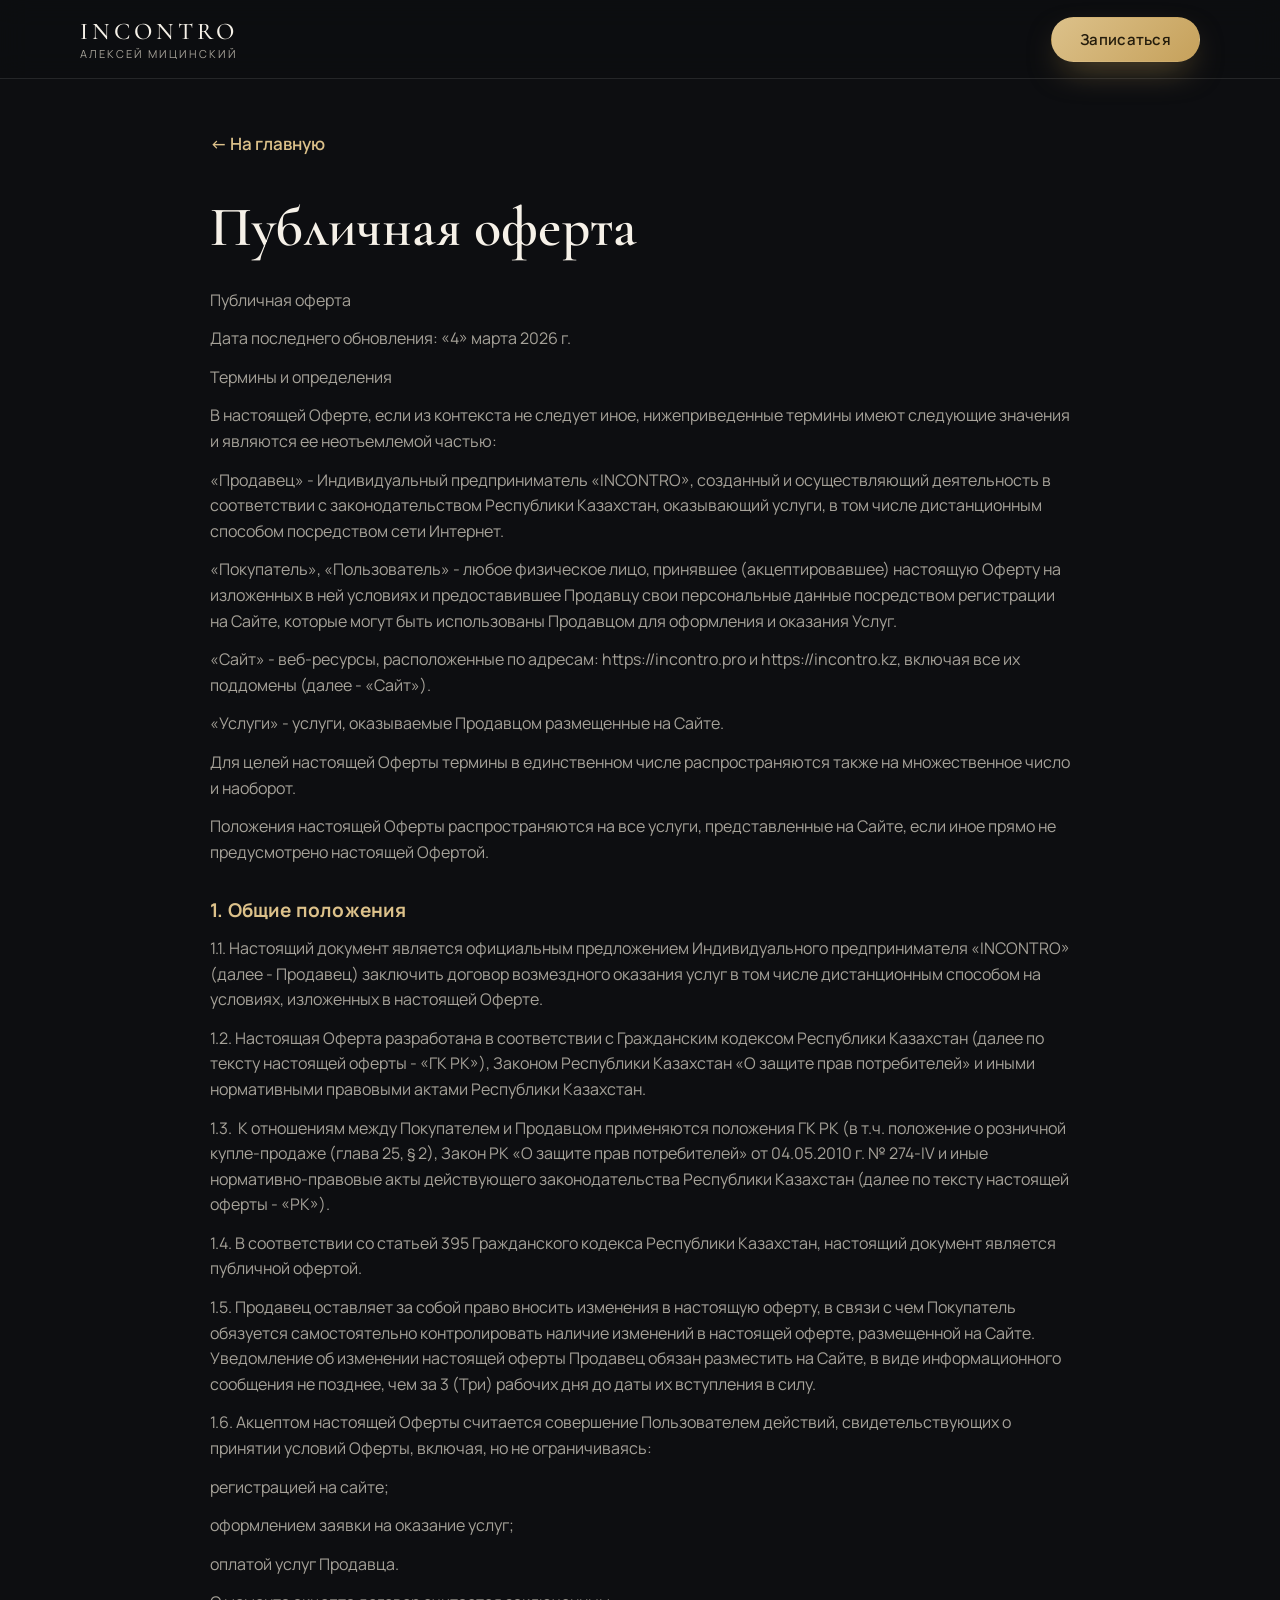
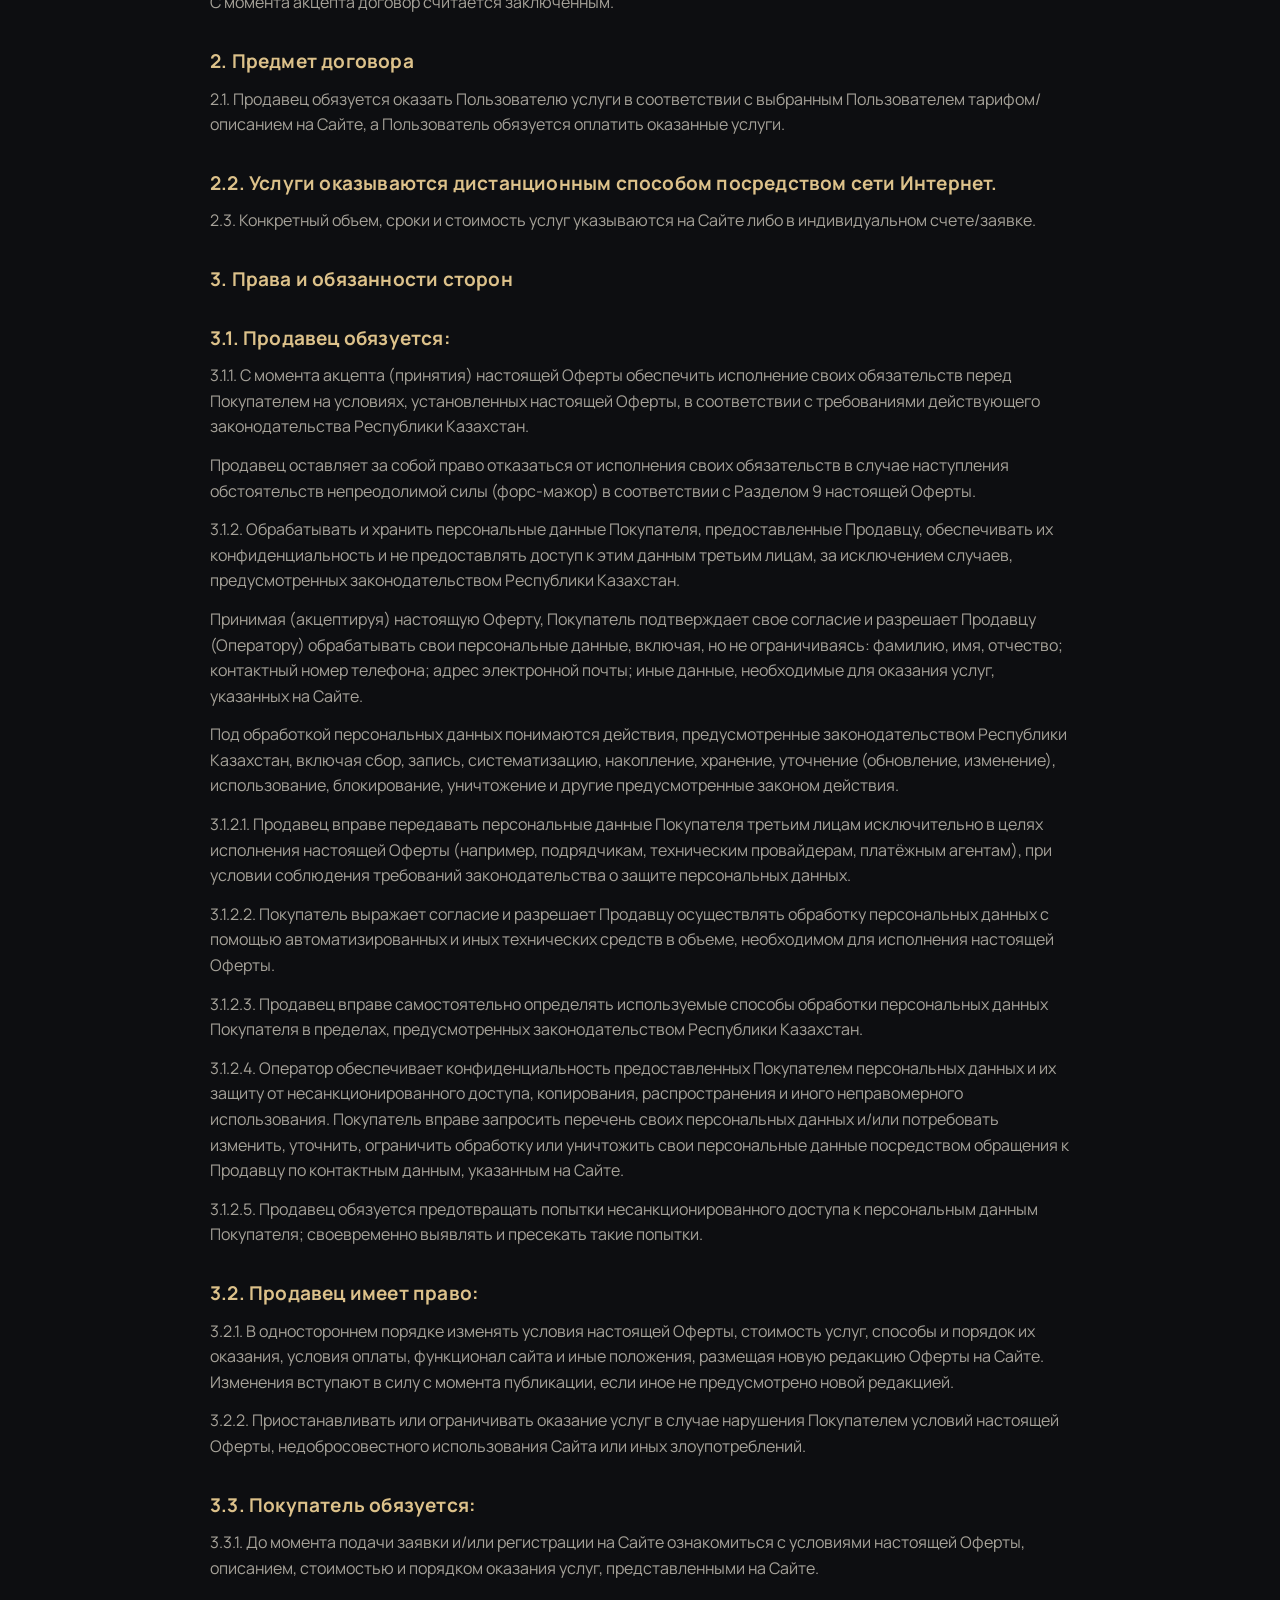
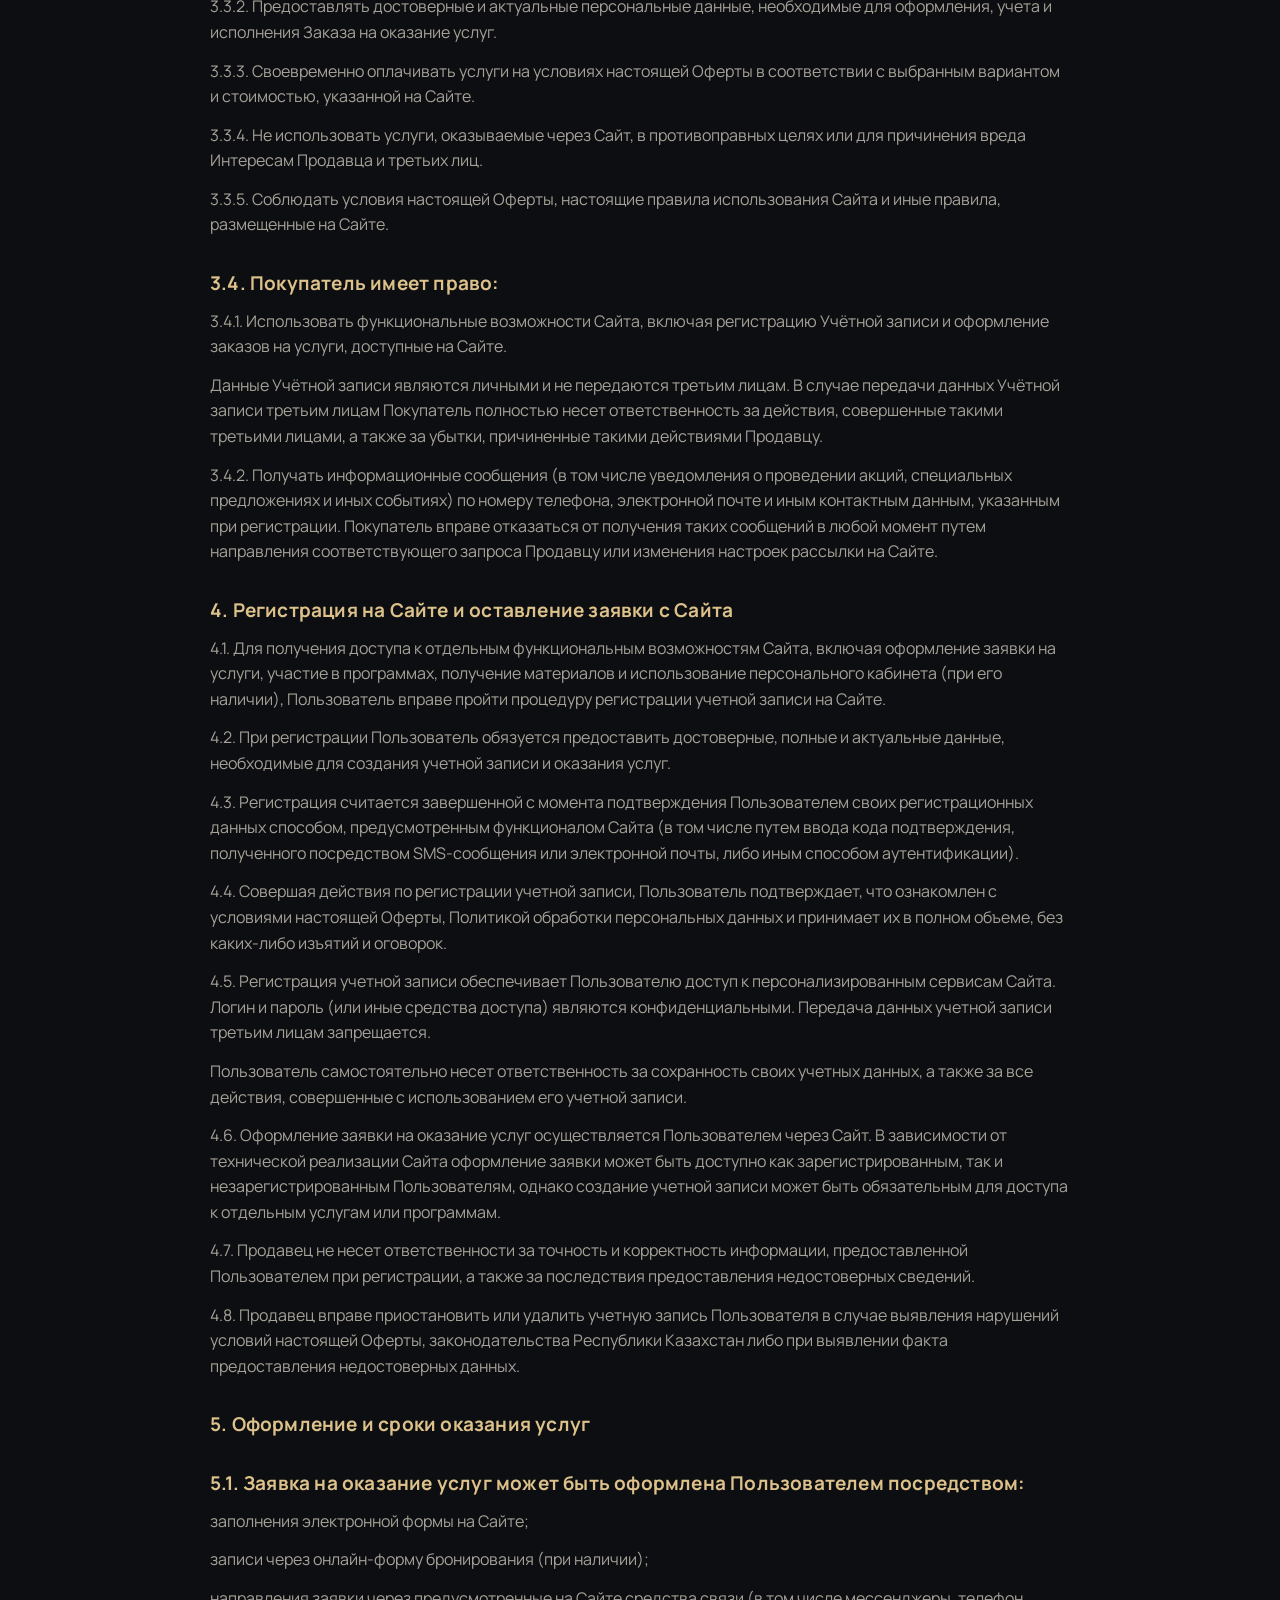
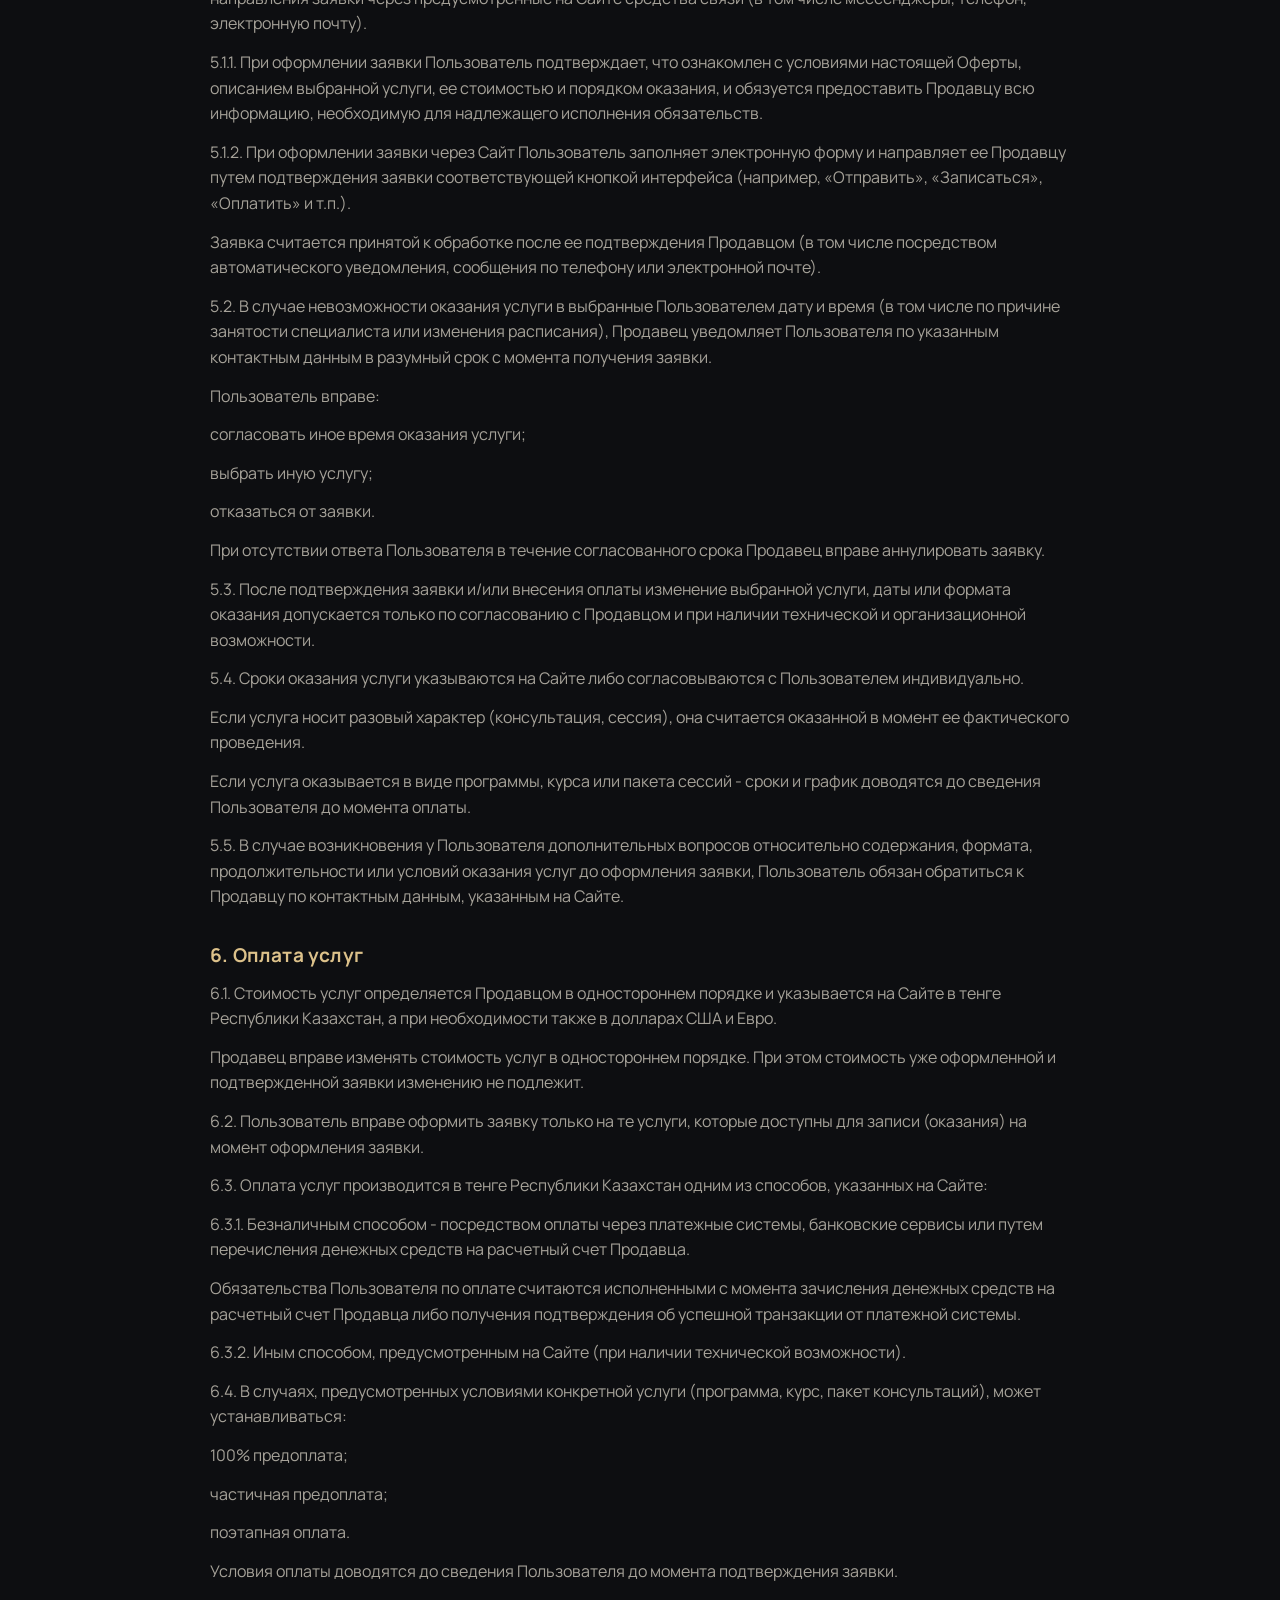
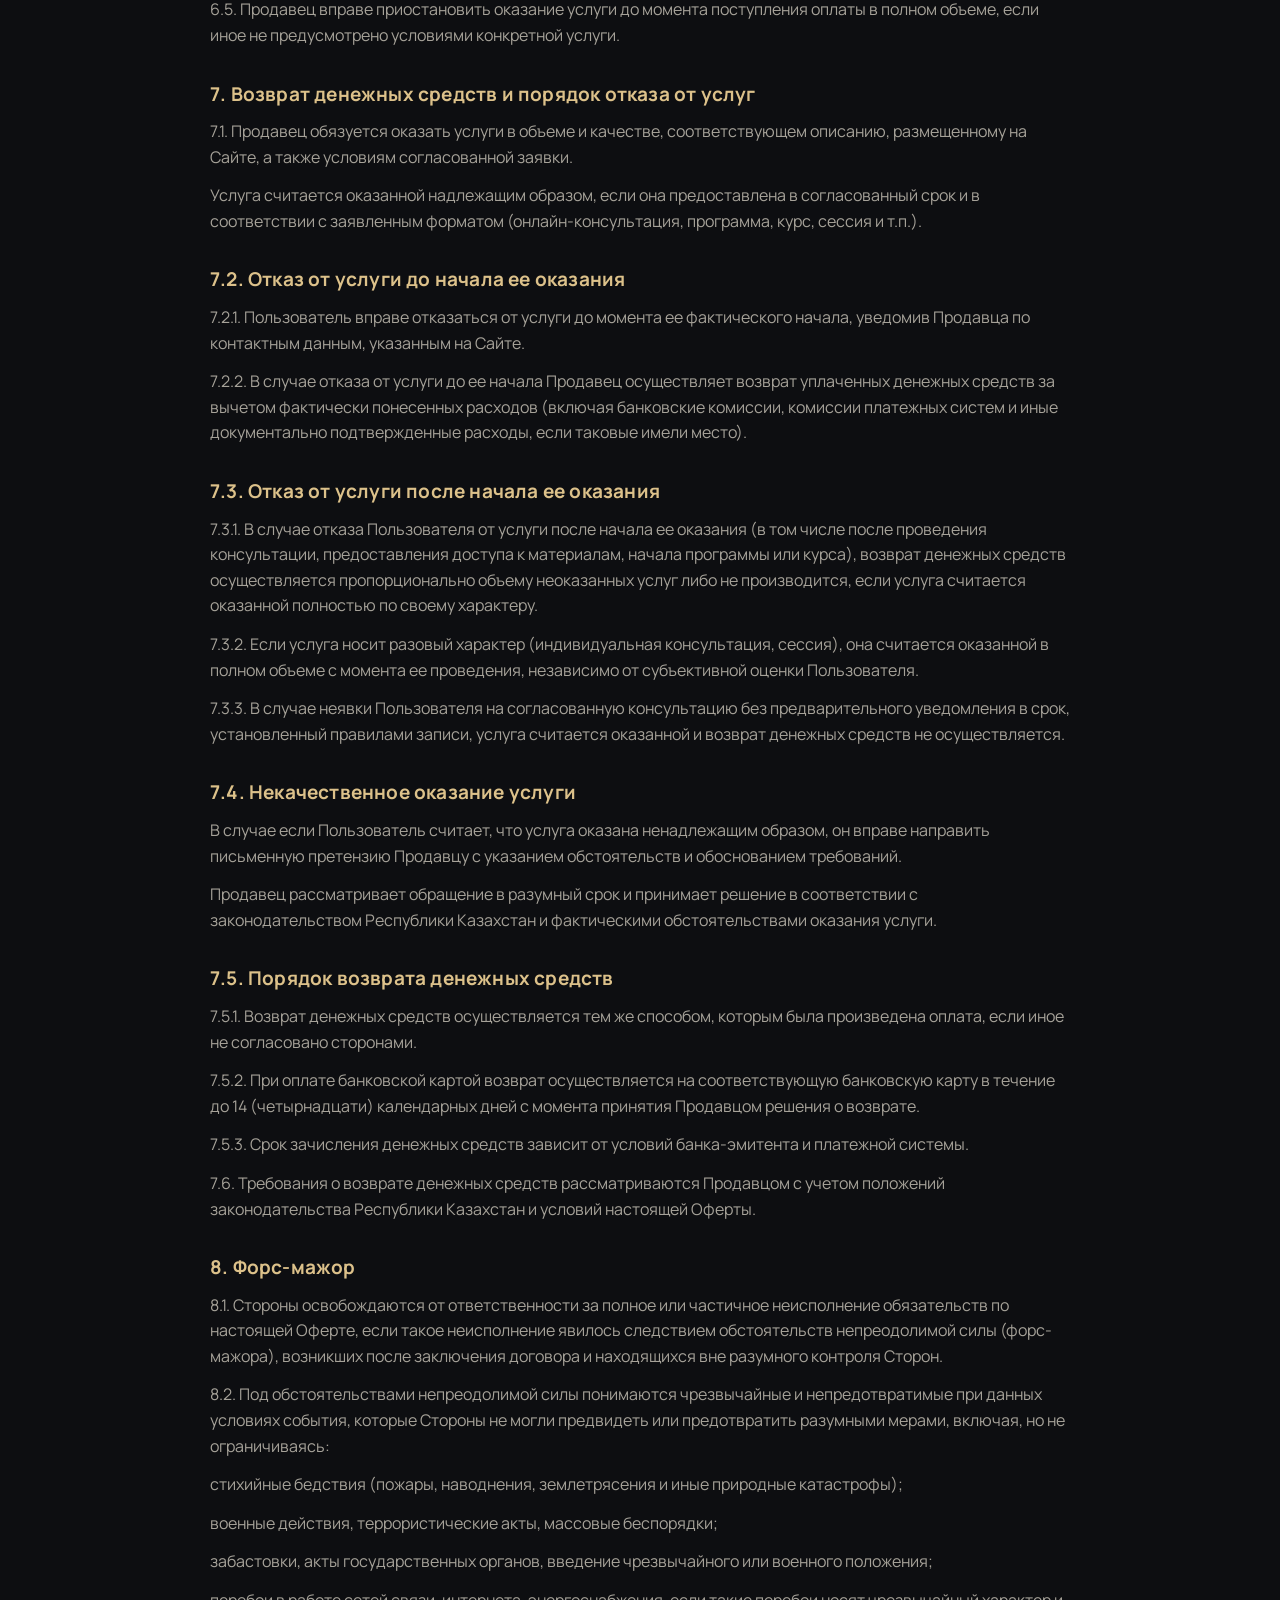
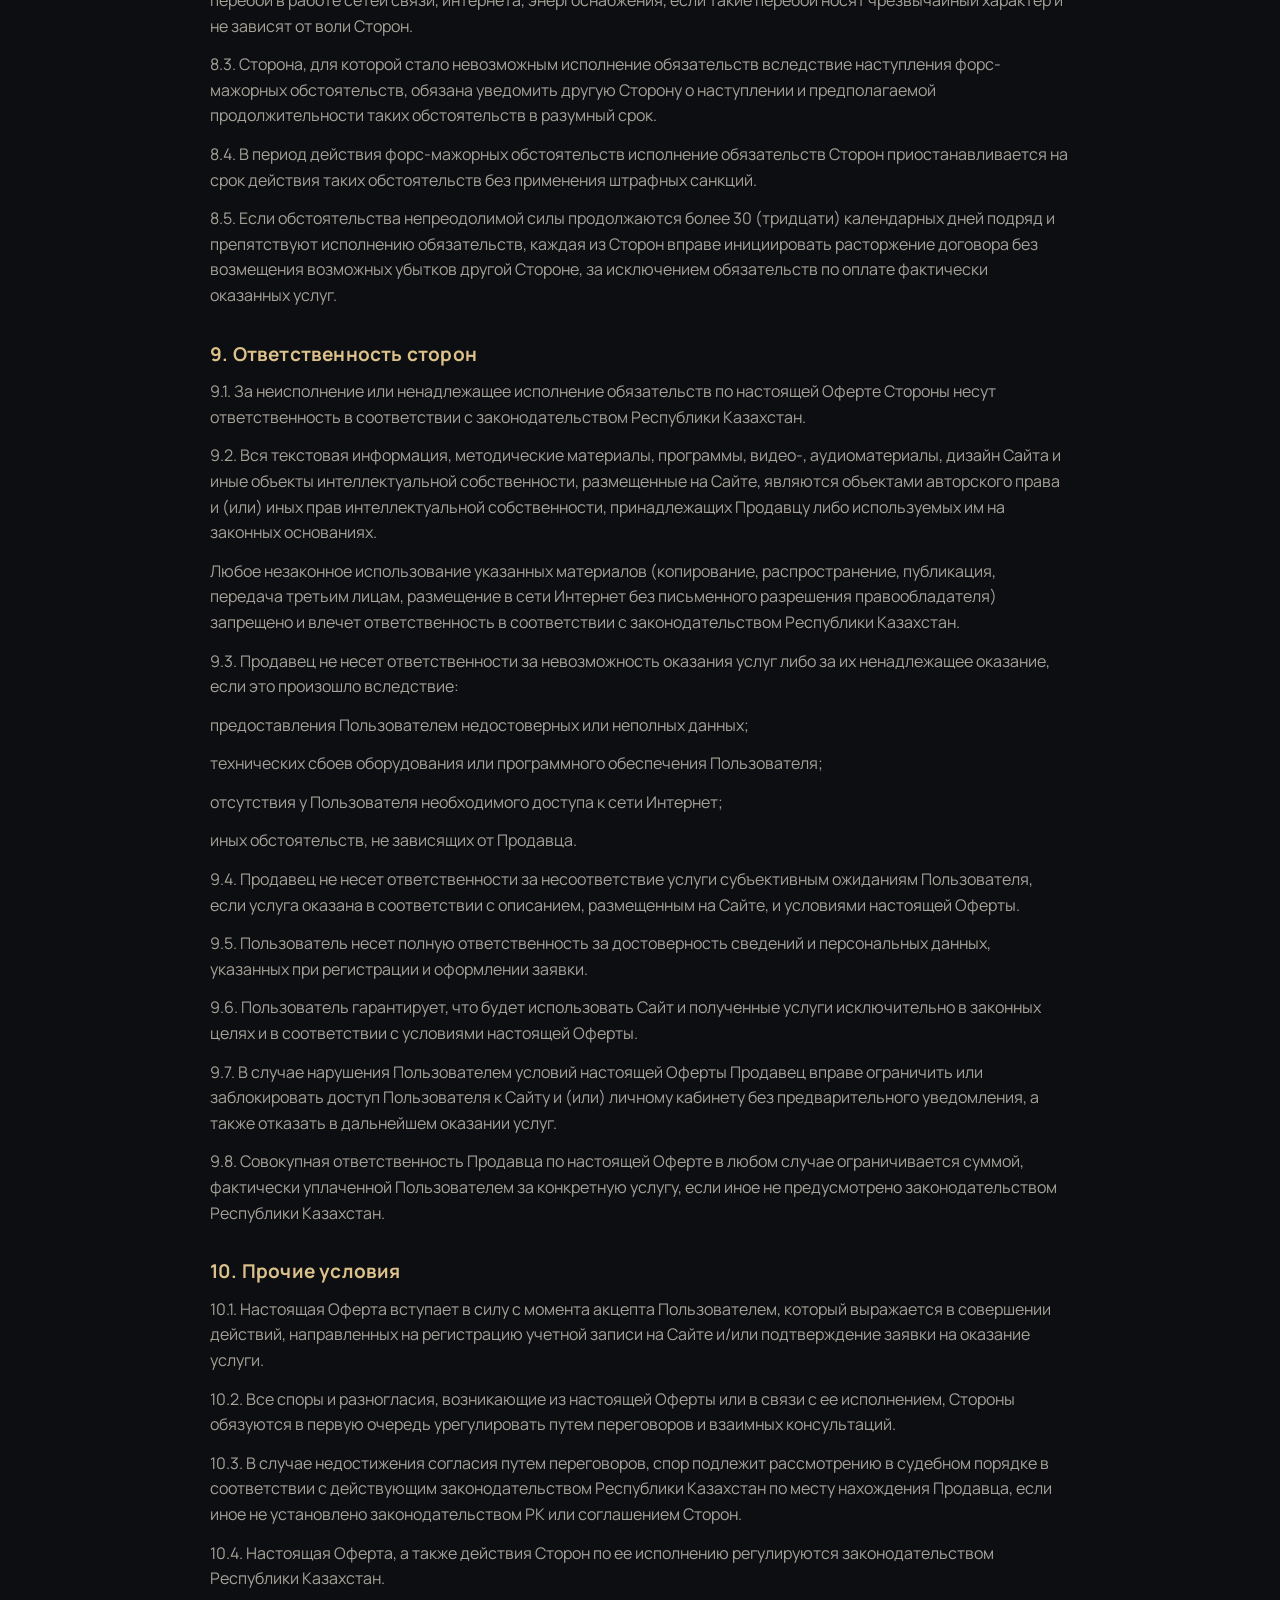
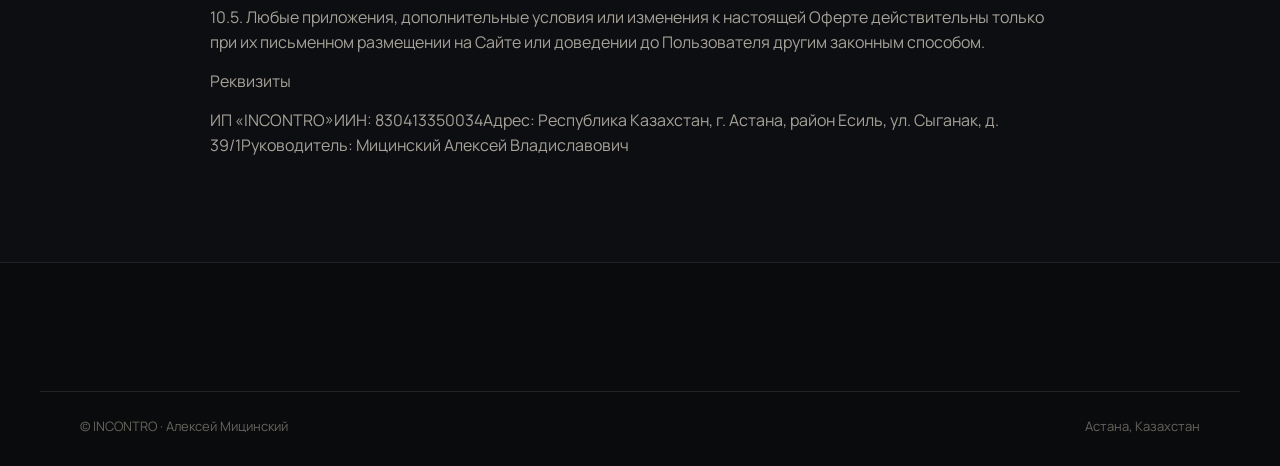
<file: oferta.html>
<!DOCTYPE html>
<html lang="ru">
<head>
<meta charset="UTF-8">
<meta name="viewport" content="width=device-width, initial-scale=1.0">
<title>Публичная оферта - INCONTRO</title>
<meta name="robots" content="noindex">
<link rel="preconnect" href="https://fonts.googleapis.com">
<link rel="preconnect" href="https://fonts.gstatic.com" crossorigin>
<link href="https://fonts.googleapis.com/css2?family=Cormorant+Garamond:wght@500;600&family=Manrope:wght@400;500;600;700&display=swap" rel="stylesheet">
<link rel="stylesheet" href="styles.css?v=6">
<style>
.legal{max-width:860px;margin:0 auto;padding:130px 0 90px}
.legal h1{font-family:"Cormorant Garamond",serif;font-size:clamp(34px,6vw,56px);color:var(--cream);margin-bottom:30px;font-weight:600}
.legal h2{font-family:"Manrope";font-size:19px;color:var(--gold-2);margin:32px 0 12px;font-weight:700;line-height:1.4}
.legal p{color:var(--muted-d);margin-bottom:13px;font-size:16px}
.legal .back{display:inline-flex;align-items:center;gap:8px;color:var(--gold-2);margin-bottom:40px;font-weight:600}
.legal .back:hover{color:var(--gold)}
</style>
</head>
<body>
<header class="header scrolled" id="header">
  <div class="container header__inner">
    <a href="index.html#top" class="brand"><span class="brand__mark">INCONTRO</span><span class="brand__sub">Алексей Мицинский</span></a>
    <a href="index.html#lead-bottom" class="btn btn--gold header__cta">Записаться</a>
  </div>
</header>
<main class="container legal">
  <a href="index.html" class="back">← На главную</a>
  <h1>Публичная оферта</h1>
  <p>Публичная оферта</p>
<p>Дата последнего обновления: «4» марта 2026 г.</p>
<p>Термины и определения</p>
<p>В настоящей Оферте, если из контекста не следует иное, нижеприведенные термины имеют следующие значения и являются ее неотъемлемой частью:</p>
<p>«Продавец» - Индивидуальный предприниматель «INCONTRO», созданный и осуществляющий деятельность в соответствии с законодательством Республики Казахстан, оказывающий услуги, в том числе дистанционным способом посредством сети Интернет.</p>
<p>«Покупатель», «Пользователь» - любое физическое лицо, принявшее (акцептировавшее) настоящую Оферту на изложенных в ней условиях и предоставившее Продавцу свои персональные данные посредством регистрации на Сайте, которые могут быть использованы Продавцом для оформления и оказания Услуг.</p>
<p>«Сайт» - веб-ресурсы, расположенные по адресам: https://incontro.pro и https://incontro.kz, включая все их поддомены (далее - «Сайт»).</p>
<p>«Услуги» - услуги, оказываемые Продавцом размещенные на Сайте.</p>
<p>Для целей настоящей Оферты термины в единственном числе распространяются также на множественное число и наоборот.</p>
<p>Положения настоящей Оферты распространяются на все услуги, представленные на Сайте, если иное прямо не предусмотрено настоящей Офертой.</p>
<h2>1. Общие положения</h2>
<p>1.1. Настоящий документ является официальным предложением Индивидуального предпринимателя «INCONTRO» (далее - Продавец) заключить договор возмездного оказания услуг в том числе дистанционным способом на условиях, изложенных в настоящей Оферте.</p>
<p>1.2. Настоящая Оферта разработана в соответствии с Гражданским кодексом Республики Казахстан (далее по тексту настоящей оферты - «ГК РК»), Законом Республики Казахстан «О защите прав потребителей» и иными нормативными правовыми актами Республики Казахстан.</p>
<p>1.3.  К отношениям между Покупателем и Продавцом применяются положения ГК РК (в т.ч. положение о розничной купле-продаже (глава 25, § 2), Закон РК «О защите прав потребителей» от 04.05.2010 г. № 274-IV и иные нормативно-правовые акты действующего законодательства Республики Казахстан (далее по тексту настоящей оферты - «РК»).</p>
<p>1.4. В соответствии со статьей 395 Гражданского кодекса Республики Казахстан, настоящий документ является публичной офертой.</p>
<p>1.5. Продавец оставляет за собой право вносить изменения в настоящую оферту, в связи с чем Покупатель обязуется самостоятельно контролировать наличие изменений в настоящей оферте, размещенной на Сайте. Уведомление об изменении настоящей оферты Продавец обязан разместить на Сайте, в виде информационного сообщения не позднее, чем за 3 (Три) рабочих дня до даты их вступления в силу.</p>
<p>1.6. Акцептом настоящей Оферты считается совершение Пользователем действий, свидетельствующих о принятии условий Оферты, включая, но не ограничиваясь:</p>
<p>регистрацией на сайте;</p>
<p>оформлением заявки на оказание услуг;</p>
<p>оплатой услуг Продавца.</p>
<p>С момента акцепта договор считается заключенным.</p>
<h2>2. Предмет договора</h2>
<p>2.1. Продавец обязуется оказать Пользователю услуги в соответствии с выбранным Пользователем тарифом/описанием на Сайте, а Пользователь обязуется оплатить оказанные услуги.</p>
<h2>2.2. Услуги оказываются дистанционным способом посредством сети Интернет.</h2>
<p>2.3. Конкретный объем, сроки и стоимость услуг указываются на Сайте либо в индивидуальном счете/заявке.</p>
<h2>3. Права и обязанности сторон</h2>
<h2>3.1. Продавец обязуется:</h2>
<p>3.1.1. С момента акцепта (принятия) настоящей Оферты обеспечить исполнение своих обязательств перед Покупателем на условиях, установленных настоящей Оферты, в соответствии с требованиями действующего законодательства Республики Казахстан.</p>
<p>Продавец оставляет за собой право отказаться от исполнения своих обязательств в случае наступления обстоятельств непреодолимой силы (форс-мажор) в соответствии с Разделом 9 настоящей Оферты.</p>
<p>3.1.2. Обрабатывать и хранить персональные данные Покупателя, предоставленные Продавцу, обеспечивать их конфиденциальность и не предоставлять доступ к этим данным третьим лицам, за исключением случаев, предусмотренных законодательством Республики Казахстан.</p>
<p>Принимая (акцептируя) настоящую Оферту, Покупатель подтверждает свое согласие и разрешает Продавцу (Оператору) обрабатывать свои персональные данные, включая, но не ограничиваясь: фамилию, имя, отчество; контактный номер телефона; адрес электронной почты; иные данные, необходимые для оказания услуг, указанных на Сайте.</p>
<p>Под обработкой персональных данных понимаются действия, предусмотренные законодательством Республики Казахстан, включая сбор, запись, систематизацию, накопление, хранение, уточнение (обновление, изменение), использование, блокирование, уничтожение и другие предусмотренные законом действия.</p>
<p>3.1.2.1. Продавец вправе передавать персональные данные Покупателя третьим лицам исключительно в целях исполнения настоящей Оферты (например, подрядчикам, техническим провайдерам, платёжным агентам), при условии соблюдения требований законодательства о защите персональных данных.</p>
<p>3.1.2.2. Покупатель выражает согласие и разрешает Продавцу осуществлять обработку персональных данных с помощью автоматизированных и иных технических средств в объеме, необходимом для исполнения настоящей Оферты.</p>
<p>3.1.2.3. Продавец вправе самостоятельно определять используемые способы обработки персональных данных Покупателя в пределах, предусмотренных законодательством Республики Казахстан.</p>
<p>3.1.2.4. Оператор обеспечивает конфиденциальность предоставленных Покупателем персональных данных и их защиту от несанкционированного доступа, копирования, распространения и иного неправомерного использования. Покупатель вправе запросить перечень своих персональных данных и/или потребовать изменить, уточнить, ограничить обработку или уничтожить свои персональные данные посредством обращения к Продавцу по контактным данным, указанным на Сайте.</p>
<p>3.1.2.5. Продавец обязуется предотвращать попытки несанкционированного доступа к персональным данным Покупателя; своевременно выявлять и пресекать такие попытки.</p>
<h2>3.2. Продавец имеет право:</h2>
<p>3.2.1. В одностороннем порядке изменять условия настоящей Оферты, стоимость услуг, способы и порядок их оказания, условия оплаты, функционал сайта и иные положения, размещая новую редакцию Оферты на Сайте. Изменения вступают в силу с момента публикации, если иное не предусмотрено новой редакцией.</p>
<p>3.2.2. Приостанавливать или ограничивать оказание услуг в случае нарушения Покупателем условий настоящей Оферты, недобросовестного использования Сайта или иных злоупотреблений.</p>
<h2>3.3. Покупатель обязуется:</h2>
<p>3.3.1. До момента подачи заявки и/или регистрации на Сайте ознакомиться с условиями настоящей Оферты, описанием, стоимостью и порядком оказания услуг, представленными на Сайте.</p>
<p>3.3.2. Предоставлять достоверные и актуальные персональные данные, необходимые для оформления, учета и исполнения Заказа на оказание услуг.</p>
<p>3.3.3. Своевременно оплачивать услуги на условиях настоящей Оферты в соответствии с выбранным вариантом и стоимостью, указанной на Сайте.</p>
<p>3.3.4. Не использовать услуги, оказываемые через Сайт, в противоправных целях или для причинения вреда Интересам Продавца и третьих лиц.</p>
<p>3.3.5. Соблюдать условия настоящей Оферты, настоящие правила использования Сайта и иные правила, размещенные на Сайте.</p>
<h2>3.4. Покупатель имеет право:</h2>
<p>3.4.1. Использовать функциональные возможности Сайта, включая регистрацию Учётной записи и оформление заказов на услуги, доступные на Сайте.</p>
<p>Данные Учётной записи являются личными и не передаются третьим лицам. В случае передачи данных Учётной записи третьим лицам Покупатель полностью несет ответственность за действия, совершенные такими третьими лицами, а также за убытки, причиненные такими действиями Продавцу.</p>
<p>3.4.2. Получать информационные сообщения (в том числе уведомления о проведении акций, специальных предложениях и иных событиях) по номеру телефона, электронной почте и иным контактным данным, указанным при регистрации. Покупатель вправе отказаться от получения таких сообщений в любой момент путем направления соответствующего запроса Продавцу или изменения настроек рассылки на Сайте.</p>
<h2>4. Регистрация на Сайте и оставление заявки с Сайта</h2>
<p>4.1. Для получения доступа к отдельным функциональным возможностям Сайта, включая оформление заявки на услуги, участие в программах, получение материалов и использование персонального кабинета (при его наличии), Пользователь вправе пройти процедуру регистрации учетной записи на Сайте.</p>
<p>4.2. При регистрации Пользователь обязуется предоставить достоверные, полные и актуальные данные, необходимые для создания учетной записи и оказания услуг.</p>
<p>4.3. Регистрация считается завершенной с момента подтверждения Пользователем своих регистрационных данных способом, предусмотренным функционалом Сайта (в том числе путем ввода кода подтверждения, полученного посредством SMS-сообщения или электронной почты, либо иным способом аутентификации).</p>
<p>4.4. Совершая действия по регистрации учетной записи, Пользователь подтверждает, что ознакомлен с условиями настоящей Оферты, Политикой обработки персональных данных и принимает их в полном объеме, без каких-либо изъятий и оговорок.</p>
<p>4.5. Регистрация учетной записи обеспечивает Пользователю доступ к персонализированным сервисам Сайта. Логин и пароль (или иные средства доступа) являются конфиденциальными. Передача данных учетной записи третьим лицам запрещается.</p>
<p>Пользователь самостоятельно несет ответственность за сохранность своих учетных данных, а также за все действия, совершенные с использованием его учетной записи.</p>
<p>4.6. Оформление заявки на оказание услуг осуществляется Пользователем через Сайт. В зависимости от технической реализации Сайта оформление заявки может быть доступно как зарегистрированным, так и незарегистрированным Пользователям, однако создание учетной записи может быть обязательным для доступа к отдельным услугам или программам.</p>
<p>4.7. Продавец не несет ответственности за точность и корректность информации, предоставленной Пользователем при регистрации, а также за последствия предоставления недостоверных сведений.</p>
<p>4.8. Продавец вправе приостановить или удалить учетную запись Пользователя в случае выявления нарушений условий настоящей Оферты, законодательства Республики Казахстан либо при выявлении факта предоставления недостоверных данных.</p>
<h2>5. Оформление и сроки оказания услуг</h2>
<h2>5.1. Заявка на оказание услуг может быть оформлена Пользователем посредством:</h2>
<p>заполнения электронной формы на Сайте;</p>
<p>записи через онлайн-форму бронирования (при наличии);</p>
<p>направления заявки через предусмотренные на Сайте средства связи (в том числе мессенджеры, телефон, электронную почту).</p>
<p>5.1.1. При оформлении заявки Пользователь подтверждает, что ознакомлен с условиями настоящей Оферты, описанием выбранной услуги, ее стоимостью и порядком оказания, и обязуется предоставить Продавцу всю информацию, необходимую для надлежащего исполнения обязательств.</p>
<p>5.1.2. При оформлении заявки через Сайт Пользователь заполняет электронную форму и направляет ее Продавцу путем подтверждения заявки соответствующей кнопкой интерфейса (например, «Отправить», «Записаться», «Оплатить» и т.п.).</p>
<p>Заявка считается принятой к обработке после ее подтверждения Продавцом (в том числе посредством автоматического уведомления, сообщения по телефону или электронной почте).</p>
<p>5.2. В случае невозможности оказания услуги в выбранные Пользователем дату и время (в том числе по причине занятости специалиста или изменения расписания), Продавец уведомляет Пользователя по указанным контактным данным в разумный срок с момента получения заявки.</p>
<p>Пользователь вправе:</p>
<p>согласовать иное время оказания услуги;</p>
<p>выбрать иную услугу;</p>
<p>отказаться от заявки.</p>
<p>При отсутствии ответа Пользователя в течение согласованного срока Продавец вправе аннулировать заявку.</p>
<p>5.3. После подтверждения заявки и/или внесения оплаты изменение выбранной услуги, даты или формата оказания допускается только по согласованию с Продавцом и при наличии технической и организационной возможности.</p>
<p>5.4. Сроки оказания услуги указываются на Сайте либо согласовываются с Пользователем индивидуально.</p>
<p>Если услуга носит разовый характер (консультация, сессия), она считается оказанной в момент ее фактического проведения.</p>
<p>Если услуга оказывается в виде программы, курса или пакета сессий - сроки и график доводятся до сведения Пользователя до момента оплаты.</p>
<p>5.5. В случае возникновения у Пользователя дополнительных вопросов относительно содержания, формата, продолжительности или условий оказания услуг до оформления заявки, Пользователь обязан обратиться к Продавцу по контактным данным, указанным на Сайте.</p>
<h2>6. Оплата услуг</h2>
<p>6.1. Стоимость услуг определяется Продавцом в одностороннем порядке и указывается на Сайте в тенге Республики Казахстан, а при необходимости также в долларах США и Евро.</p>
<p>Продавец вправе изменять стоимость услуг в одностороннем порядке. При этом стоимость уже оформленной и подтвержденной заявки изменению не подлежит.</p>
<p>6.2. Пользователь вправе оформить заявку только на те услуги, которые доступны для записи (оказания) на момент оформления заявки.</p>
<p>6.3. Оплата услуг производится в тенге Республики Казахстан одним из способов, указанных на Сайте:</p>
<p>6.3.1. Безналичным способом - посредством оплаты через платежные системы, банковские сервисы или путем перечисления денежных средств на расчетный счет Продавца.</p>
<p>Обязательства Пользователя по оплате считаются исполненными с момента зачисления денежных средств на расчетный счет Продавца либо получения подтверждения об успешной транзакции от платежной системы.</p>
<p>6.3.2. Иным способом, предусмотренным на Сайте (при наличии технической возможности).</p>
<p>6.4. В случаях, предусмотренных условиями конкретной услуги (программа, курс, пакет консультаций), может устанавливаться:</p>
<p>100% предоплата;</p>
<p>частичная предоплата;</p>
<p>поэтапная оплата.</p>
<p>Условия оплаты доводятся до сведения Пользователя до момента подтверждения заявки.</p>
<p>6.5. Продавец вправе приостановить оказание услуги до момента поступления оплаты в полном объеме, если иное не предусмотрено условиями конкретной услуги.</p>
<h2>7. Возврат денежных средств и порядок отказа от услуг</h2>
<p>7.1. Продавец обязуется оказать услуги в объеме и качестве, соответствующем описанию, размещенному на Сайте, а также условиям согласованной заявки.</p>
<p>Услуга считается оказанной надлежащим образом, если она предоставлена в согласованный срок и в соответствии с заявленным форматом (онлайн-консультация, программа, курс, сессия и т.п.).</p>
<h2>7.2. Отказ от услуги до начала ее оказания</h2>
<p>7.2.1. Пользователь вправе отказаться от услуги до момента ее фактического начала, уведомив Продавца по контактным данным, указанным на Сайте.</p>
<p>7.2.2. В случае отказа от услуги до ее начала Продавец осуществляет возврат уплаченных денежных средств за вычетом фактически понесенных расходов (включая банковские комиссии, комиссии платежных систем и иные документально подтвержденные расходы, если таковые имели место).</p>
<h2>7.3. Отказ от услуги после начала ее оказания</h2>
<p>7.3.1. В случае отказа Пользователя от услуги после начала ее оказания (в том числе после проведения консультации, предоставления доступа к материалам, начала программы или курса), возврат денежных средств осуществляется пропорционально объему неоказанных услуг либо не производится, если услуга считается оказанной полностью по своему характеру.</p>
<p>7.3.2. Если услуга носит разовый характер (индивидуальная консультация, сессия), она считается оказанной в полном объеме с момента ее проведения, независимо от субъективной оценки Пользователя.</p>
<p>7.3.3. В случае неявки Пользователя на согласованную консультацию без предварительного уведомления в срок, установленный правилами записи, услуга считается оказанной и возврат денежных средств не осуществляется.</p>
<h2>7.4. Некачественное оказание услуги</h2>
<p>В случае если Пользователь считает, что услуга оказана ненадлежащим образом, он вправе направить письменную претензию Продавцу с указанием обстоятельств и обоснованием требований.</p>
<p>Продавец рассматривает обращение в разумный срок и принимает решение в соответствии с законодательством Республики Казахстан и фактическими обстоятельствами оказания услуги.</p>
<h2>7.5. Порядок возврата денежных средств</h2>
<p>7.5.1. Возврат денежных средств осуществляется тем же способом, которым была произведена оплата, если иное не согласовано сторонами.</p>
<p>7.5.2. При оплате банковской картой возврат осуществляется на соответствующую банковскую карту в течение до 14 (четырнадцати) календарных дней с момента принятия Продавцом решения о возврате.</p>
<p>7.5.3. Срок зачисления денежных средств зависит от условий банка-эмитента и платежной системы.</p>
<p>7.6. Требования о возврате денежных средств рассматриваются Продавцом с учетом положений законодательства Республики Казахстан и условий настоящей Оферты.</p>
<h2>8. Форс-мажор</h2>
<p>8.1. Стороны освобождаются от ответственности за полное или частичное неисполнение обязательств по настоящей Оферте, если такое неисполнение явилось следствием обстоятельств непреодолимой силы (форс-мажора), возникших после заключения договора и находящихся вне разумного контроля Сторон.</p>
<p>8.2. Под обстоятельствами непреодолимой силы понимаются чрезвычайные и непредотвратимые при данных условиях события, которые Стороны не могли предвидеть или предотвратить разумными мерами, включая, но не ограничиваясь:</p>
<p>стихийные бедствия (пожары, наводнения, землетрясения и иные природные катастрофы);</p>
<p>военные действия, террористические акты, массовые беспорядки;</p>
<p>забастовки, акты государственных органов, введение чрезвычайного или военного положения;</p>
<p>перебои в работе сетей связи, интернета, энергоснабжения, если такие перебои носят чрезвычайный характер и не зависят от воли Сторон.</p>
<p>8.3. Сторона, для которой стало невозможным исполнение обязательств вследствие наступления форс-мажорных обстоятельств, обязана уведомить другую Сторону о наступлении и предполагаемой продолжительности таких обстоятельств в разумный срок.</p>
<p>8.4. В период действия форс-мажорных обстоятельств исполнение обязательств Сторон приостанавливается на срок действия таких обстоятельств без применения штрафных санкций.</p>
<p>8.5. Если обстоятельства непреодолимой силы продолжаются более 30 (тридцати) календарных дней подряд и препятствуют исполнению обязательств, каждая из Сторон вправе инициировать расторжение договора без возмещения возможных убытков другой Стороне, за исключением обязательств по оплате фактически оказанных услуг.</p>
<h2>9. Ответственность сторон</h2>
<p>9.1. За неисполнение или ненадлежащее исполнение обязательств по настоящей Оферте Стороны несут ответственность в соответствии с законодательством Республики Казахстан.</p>
<p>9.2. Вся текстовая информация, методические материалы, программы, видео-, аудиоматериалы, дизайн Сайта и иные объекты интеллектуальной собственности, размещенные на Сайте, являются объектами авторского права и (или) иных прав интеллектуальной собственности, принадлежащих Продавцу либо используемых им на законных основаниях.</p>
<p>Любое незаконное использование указанных материалов (копирование, распространение, публикация, передача третьим лицам, размещение в сети Интернет без письменного разрешения правообладателя) запрещено и влечет ответственность в соответствии с законодательством Республики Казахстан.</p>
<p>9.3. Продавец не несет ответственности за невозможность оказания услуг либо за их ненадлежащее оказание, если это произошло вследствие:</p>
<p>предоставления Пользователем недостоверных или неполных данных;</p>
<p>технических сбоев оборудования или программного обеспечения Пользователя;</p>
<p>отсутствия у Пользователя необходимого доступа к сети Интернет;</p>
<p>иных обстоятельств, не зависящих от Продавца.</p>
<p>9.4. Продавец не несет ответственности за несоответствие услуги субъективным ожиданиям Пользователя, если услуга оказана в соответствии с описанием, размещенным на Сайте, и условиями настоящей Оферты.</p>
<p>9.5. Пользователь несет полную ответственность за достоверность сведений и персональных данных, указанных при регистрации и оформлении заявки.</p>
<p>9.6. Пользователь гарантирует, что будет использовать Сайт и полученные услуги исключительно в законных целях и в соответствии с условиями настоящей Оферты.</p>
<p>9.7. В случае нарушения Пользователем условий настоящей Оферты Продавец вправе ограничить или заблокировать доступ Пользователя к Сайту и (или) личному кабинету без предварительного уведомления, а также отказать в дальнейшем оказании услуг.</p>
<p>9.8. Совокупная ответственность Продавца по настоящей Оферте в любом случае ограничивается суммой, фактически уплаченной Пользователем за конкретную услугу, если иное не предусмотрено законодательством Республики Казахстан.</p>
<h2>10. Прочие условия</h2>
<p>10.1. Настоящая Оферта вступает в силу с момента акцепта Пользователем, который выражается в совершении действий, направленных на регистрацию учетной записи на Сайте и/или подтверждение заявки на оказание услуги.</p>
<p>10.2. Все споры и разногласия, возникающие из настоящей Оферты или в связи с ее исполнением, Стороны обязуются в первую очередь урегулировать путем переговоров и взаимных консультаций.</p>
<p>10.3. В случае недостижения согласия путем переговоров, спор подлежит рассмотрению в судебном порядке в соответствии с действующим законодательством Республики Казахстан по месту нахождения Продавца, если иное не установлено законодательством РК или соглашением Сторон.</p>
<p>10.4. Настоящая Оферта, а также действия Сторон по ее исполнению регулируются законодательством Республики Казахстан.</p>
<p>10.5. Любые приложения, дополнительные условия или изменения к настоящей Оферте действительны только при их письменном размещении на Сайте или доведении до Пользователя другим законным способом.</p>
<p>Реквизиты</p>
<p>ИП «INCONTRO»ИИН: 830413350034Адрес: Республика Казахстан, г. Астана, район Есиль, ул. Сыганак, д. 39/1Руководитель: Мицинский Алексей Владиславович</p>
</main>
<footer class="footer">
  <div class="container footer__bottom">
    <span>© INCONTRO · Алексей Мицинский</span>
    <span>Астана, Казахстан</span>
  </div>
</footer>
</body>
</html>
</file>
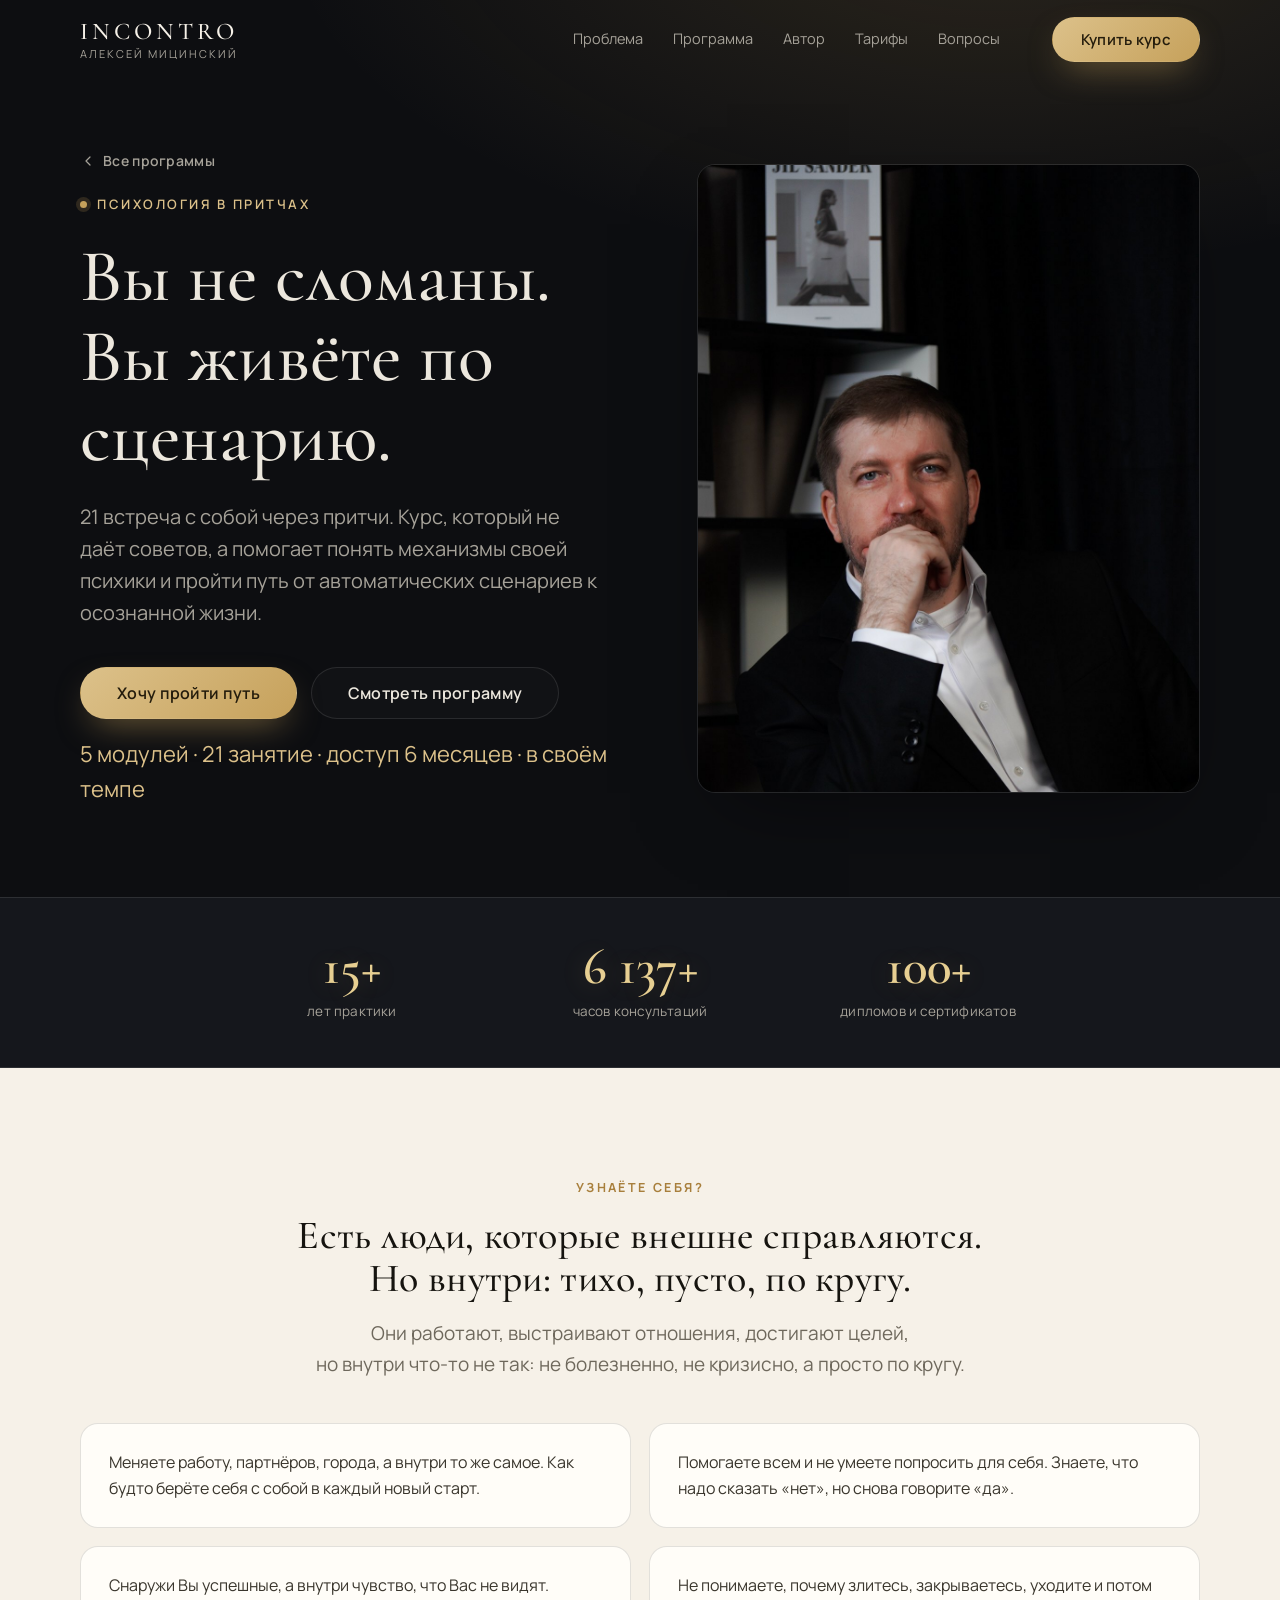
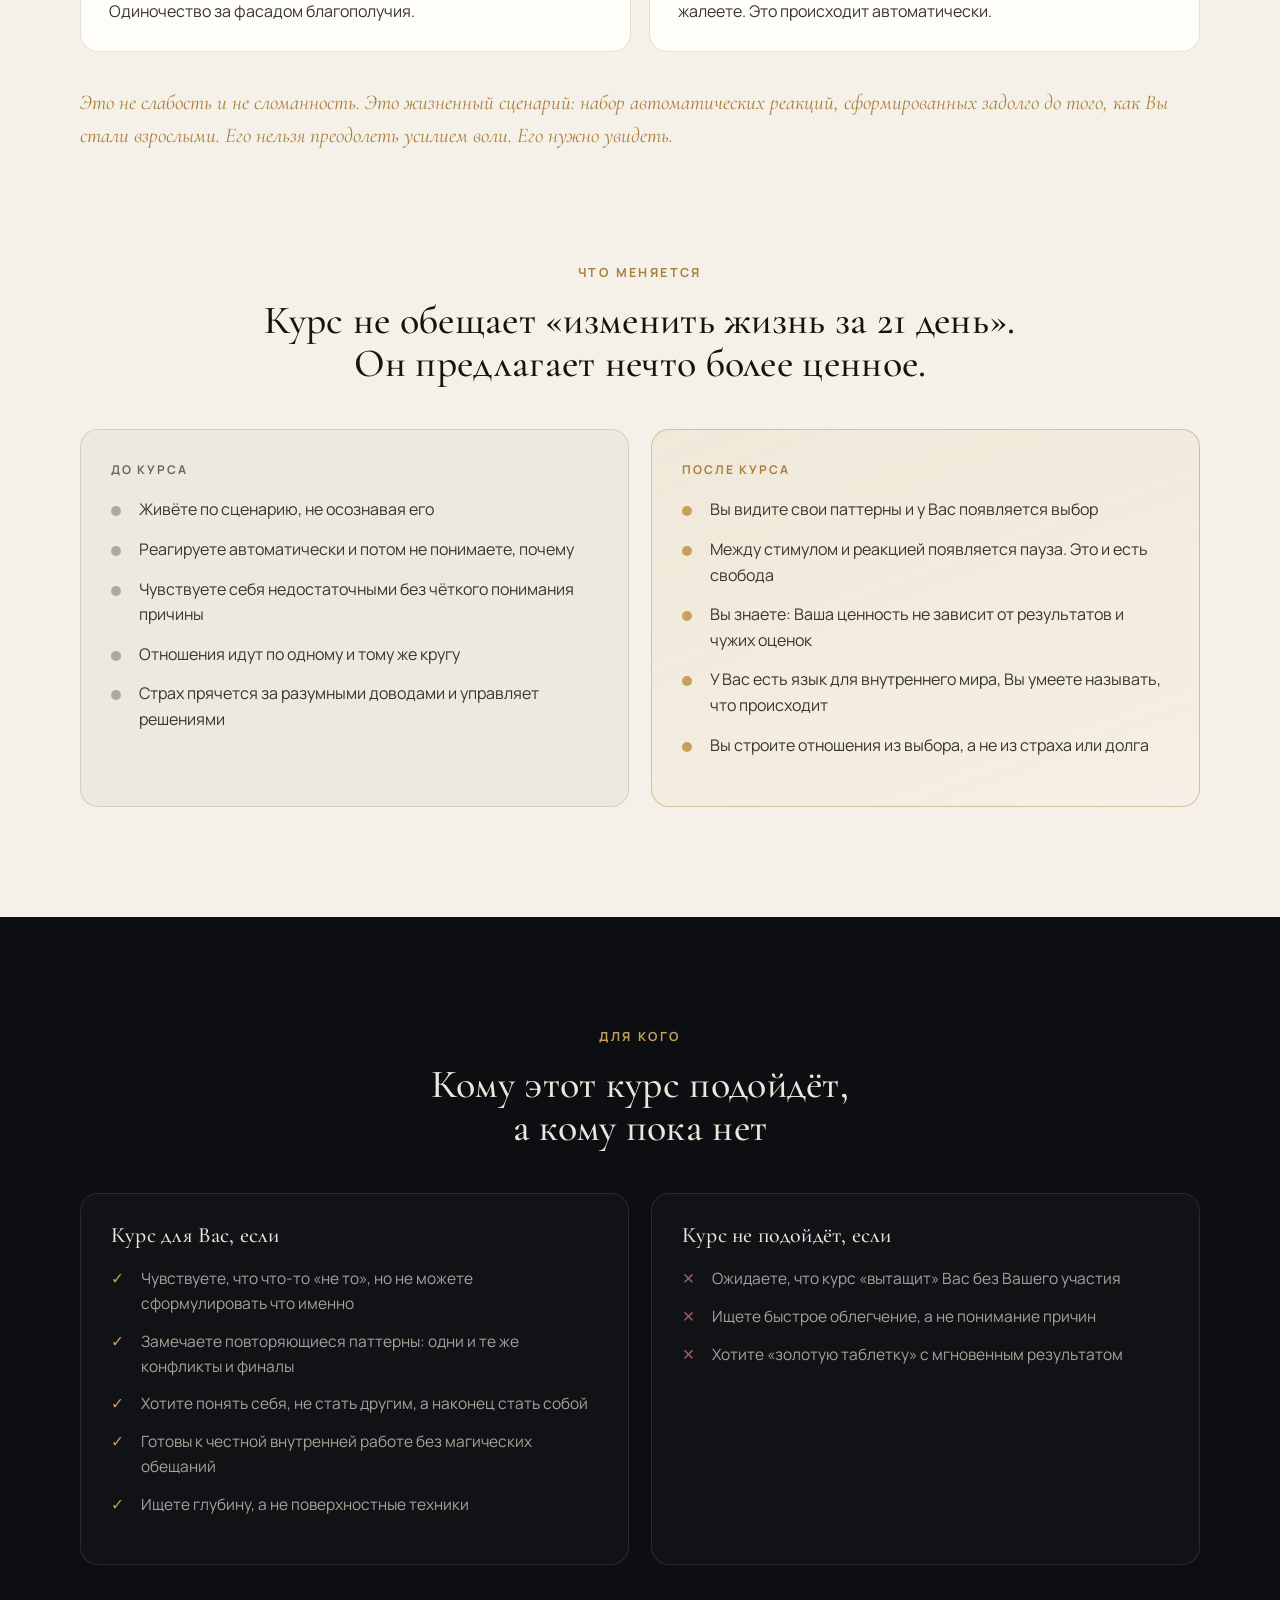
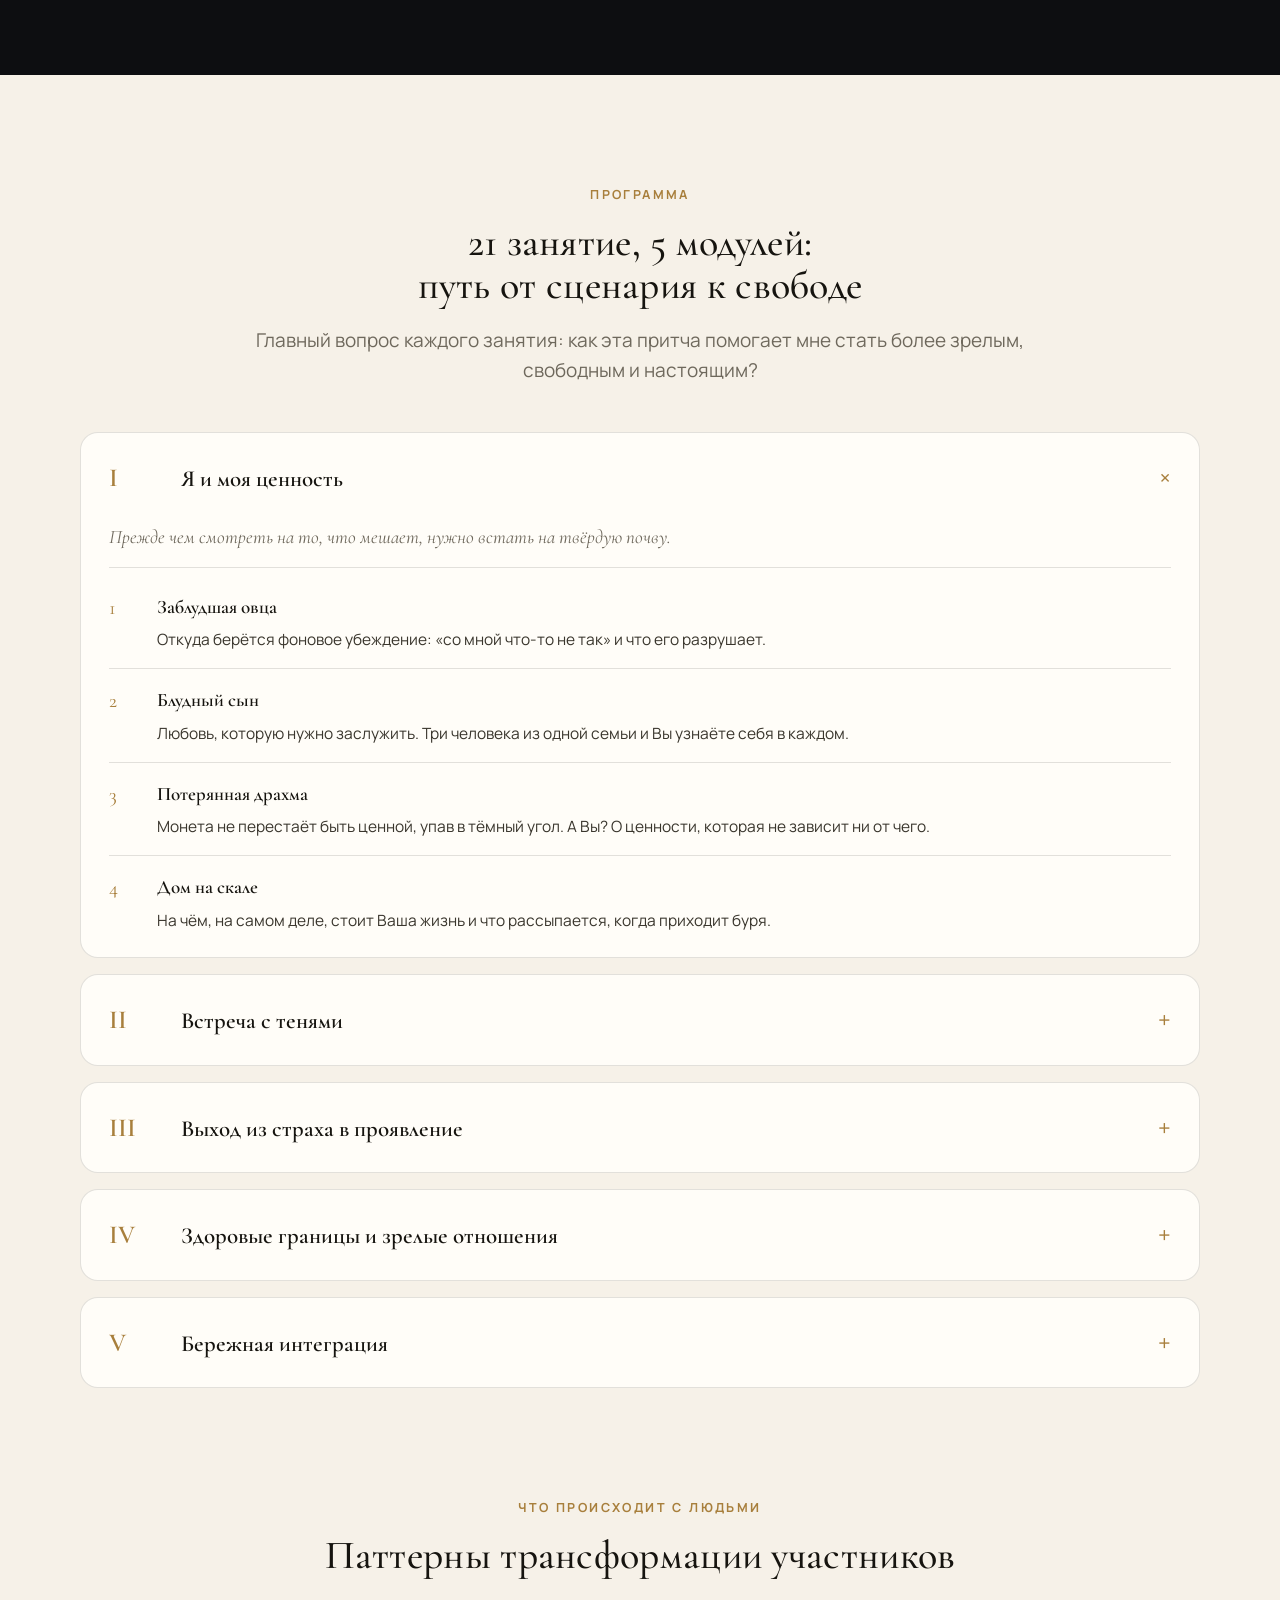
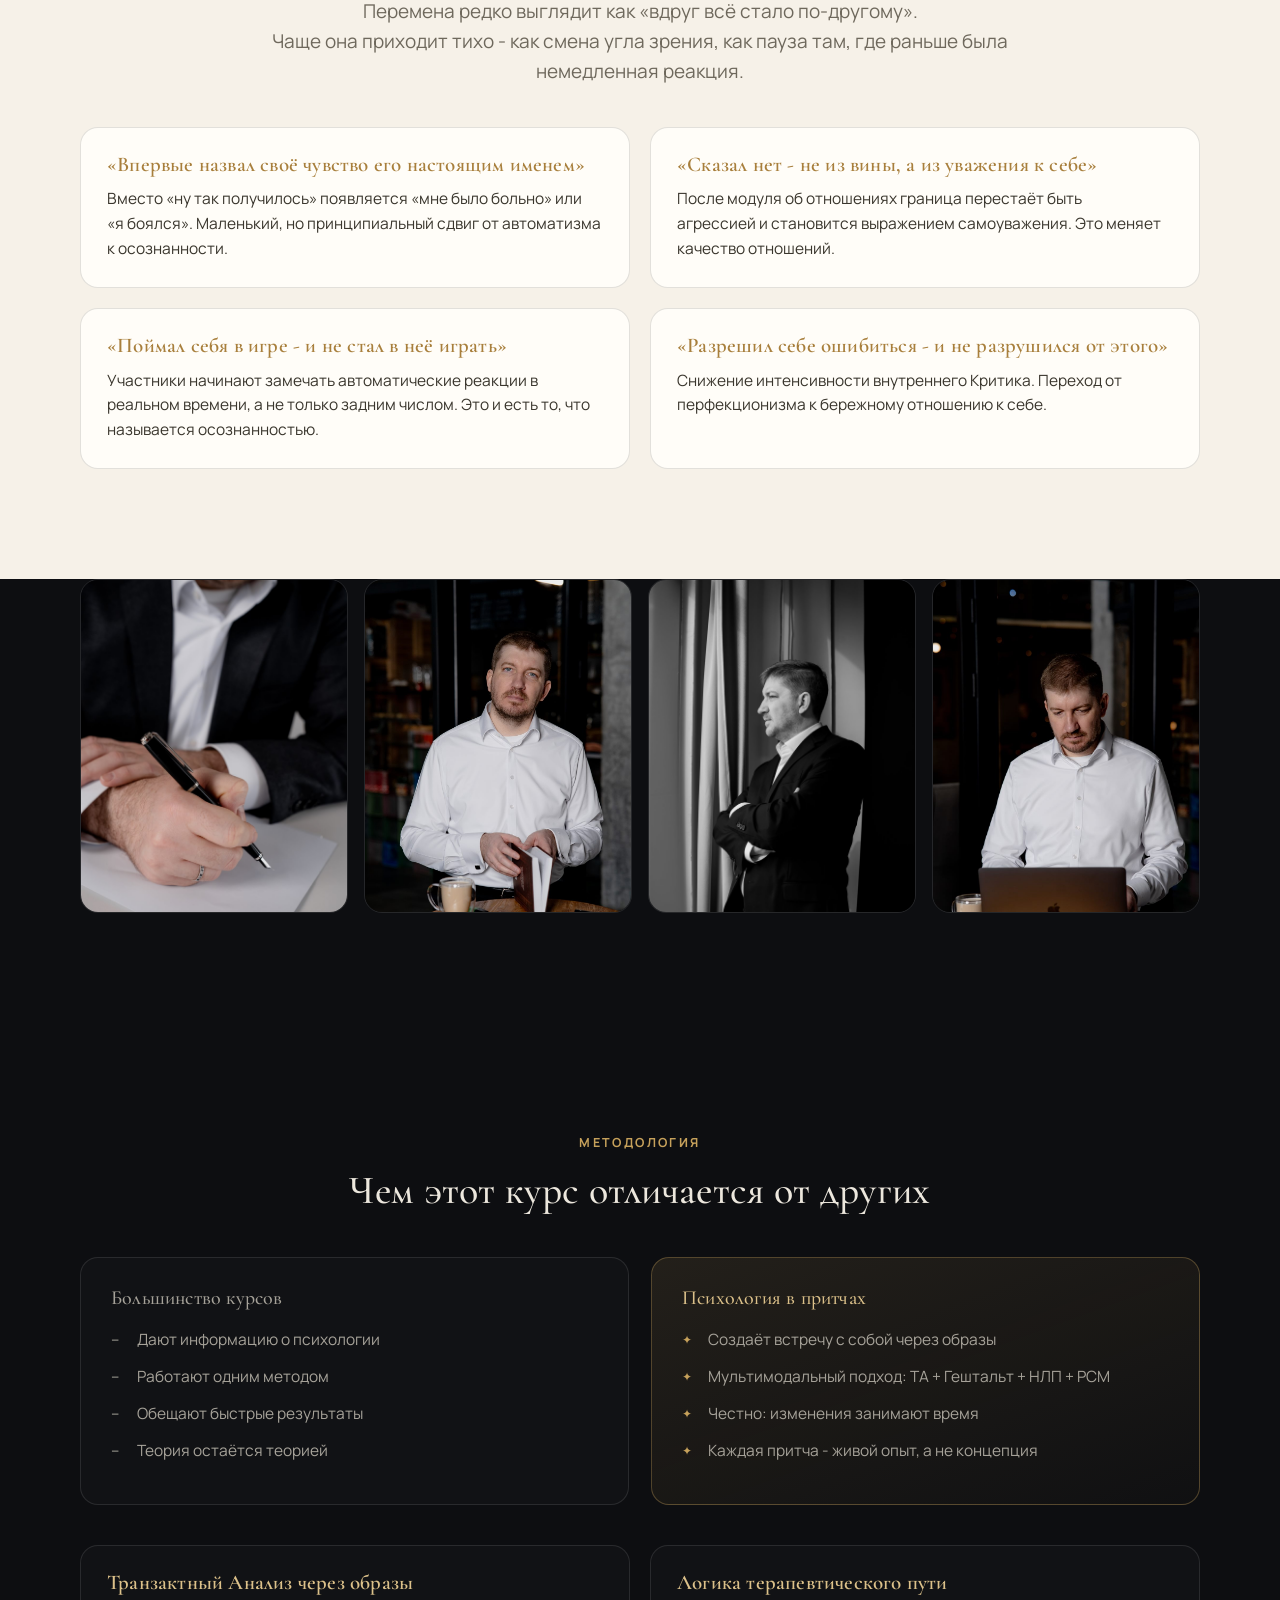
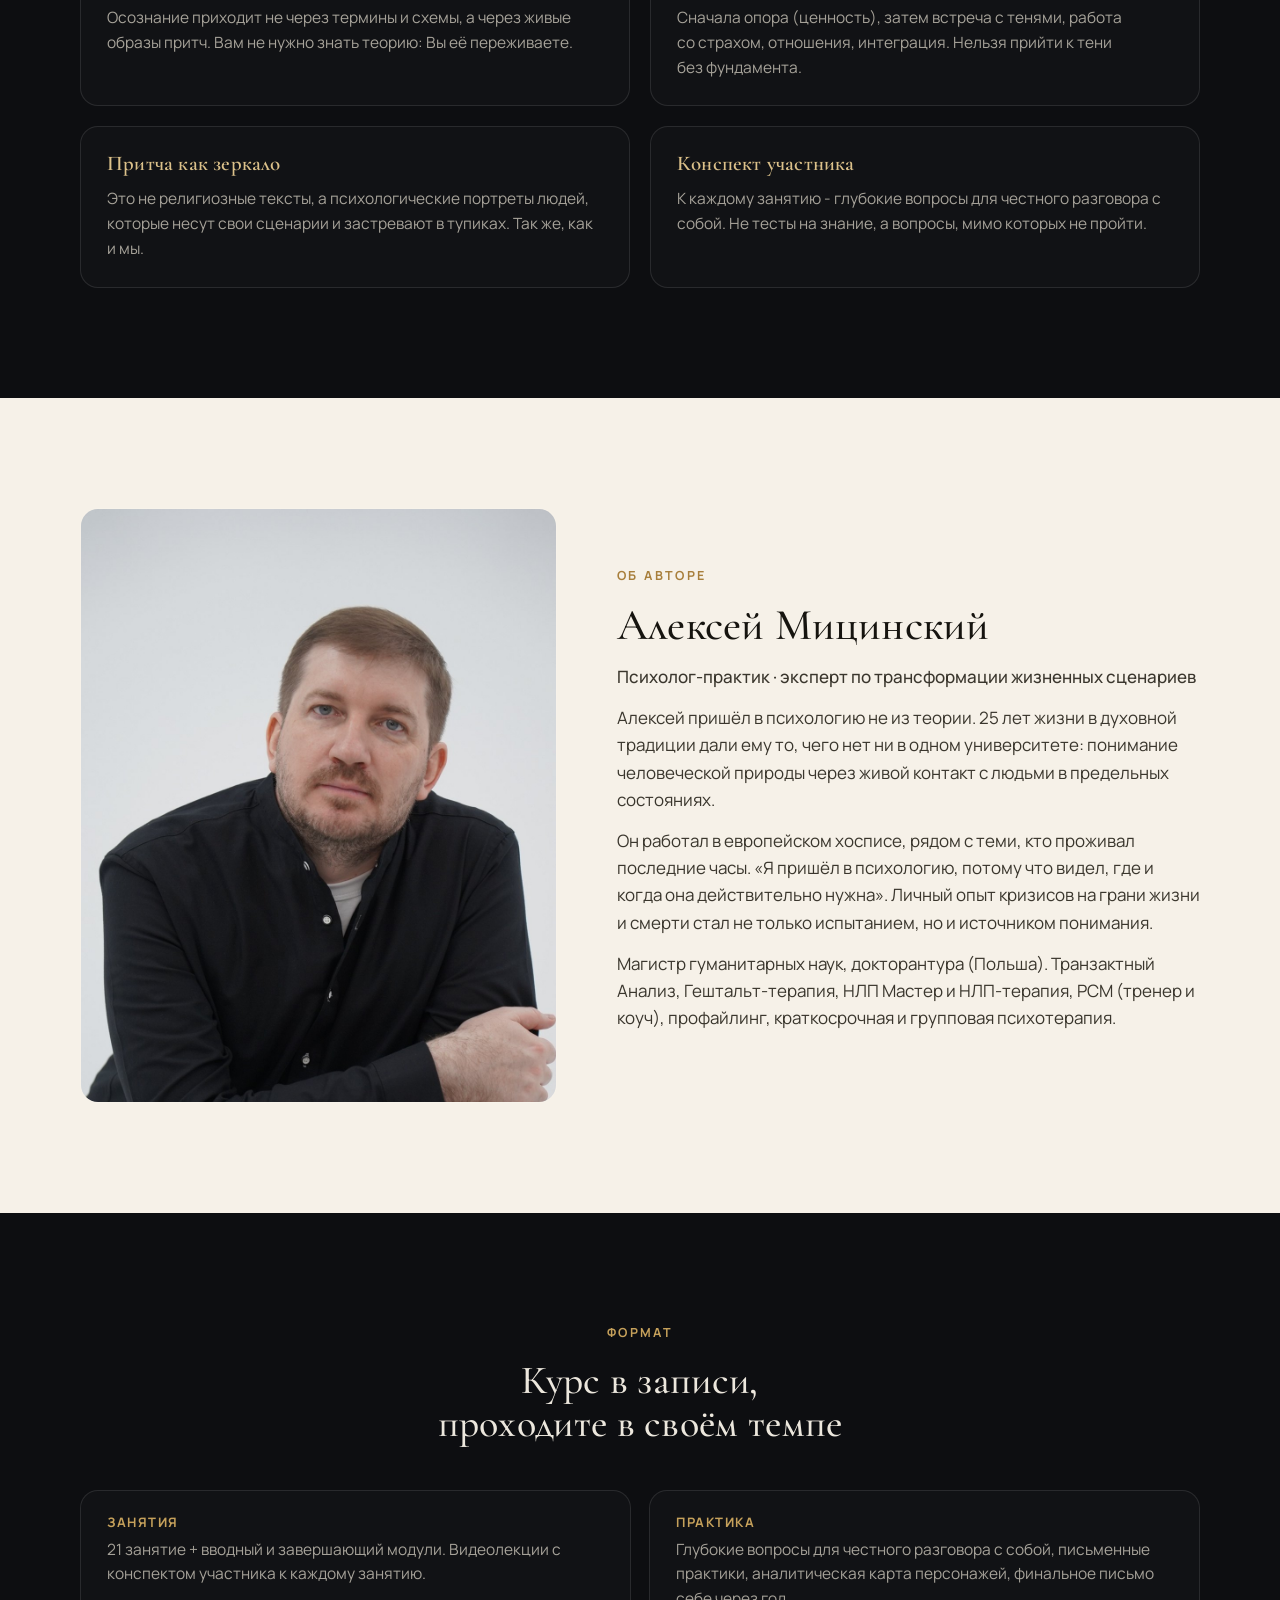
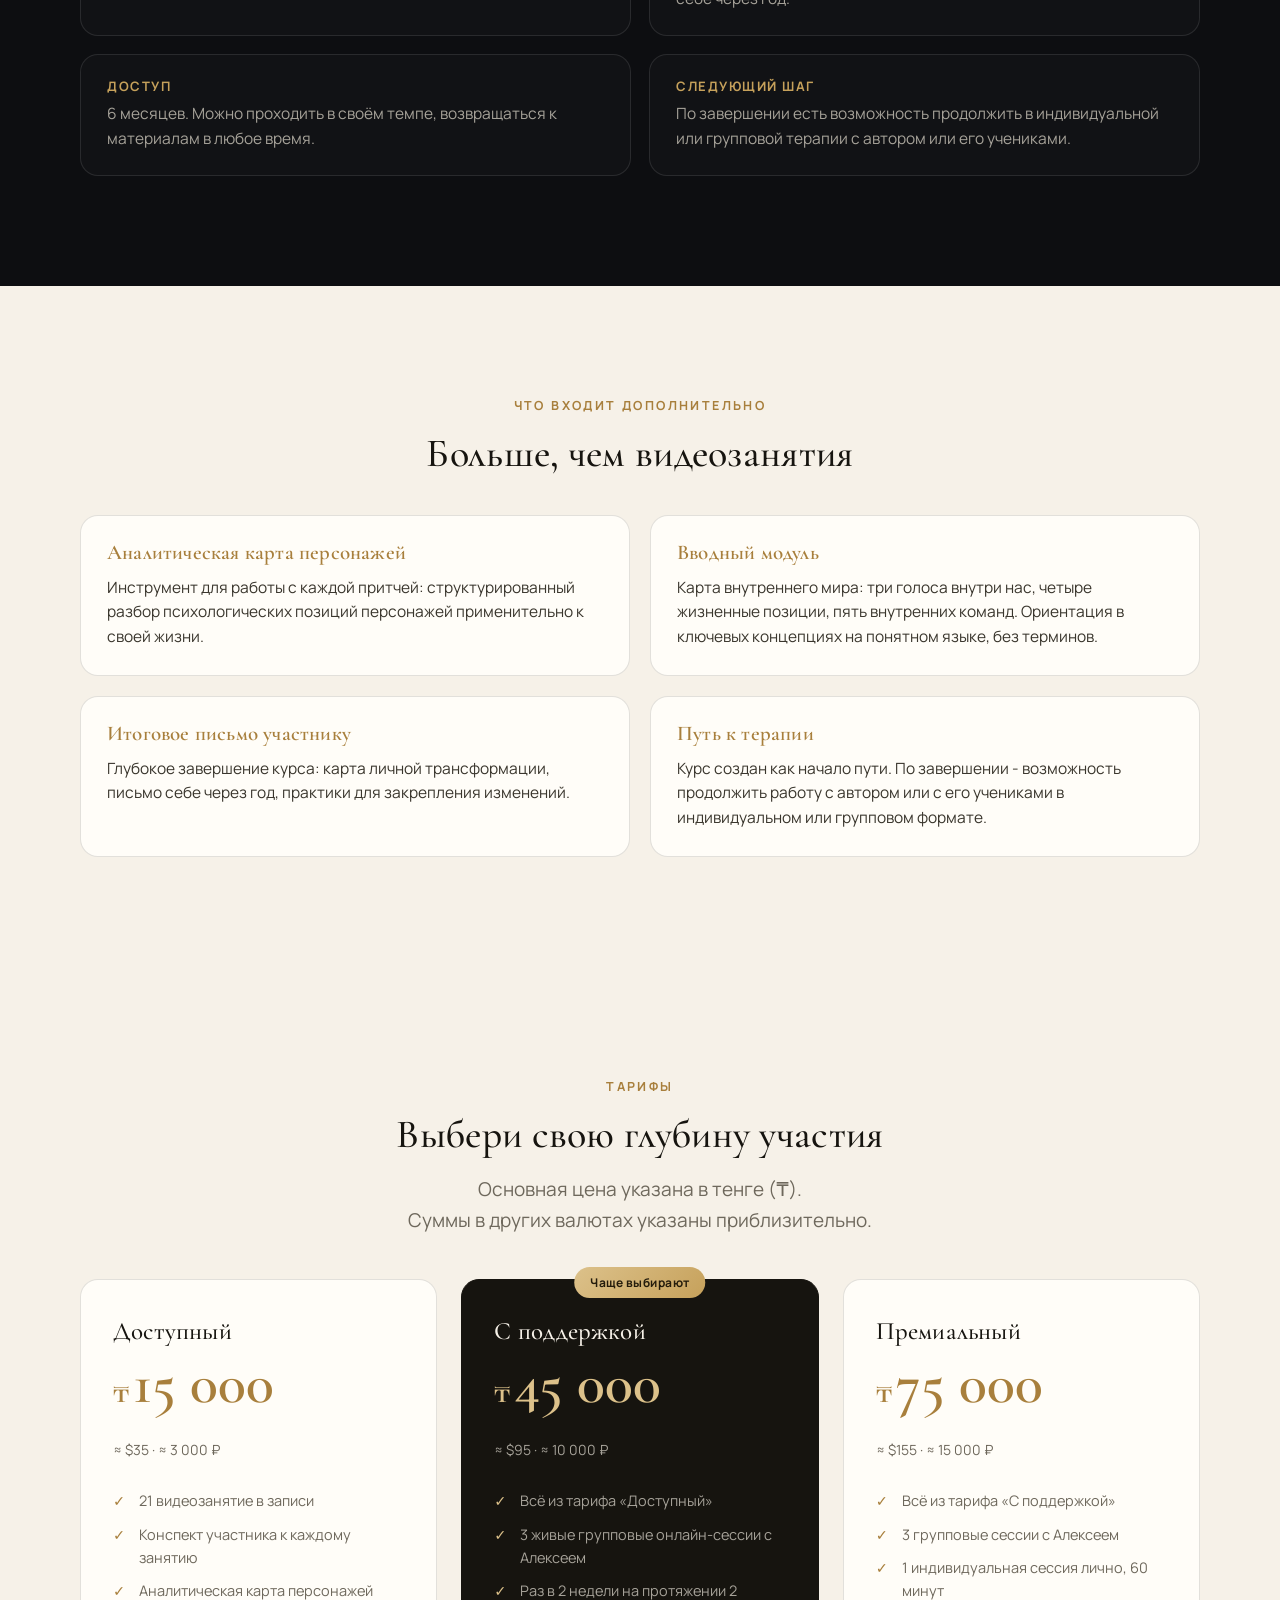
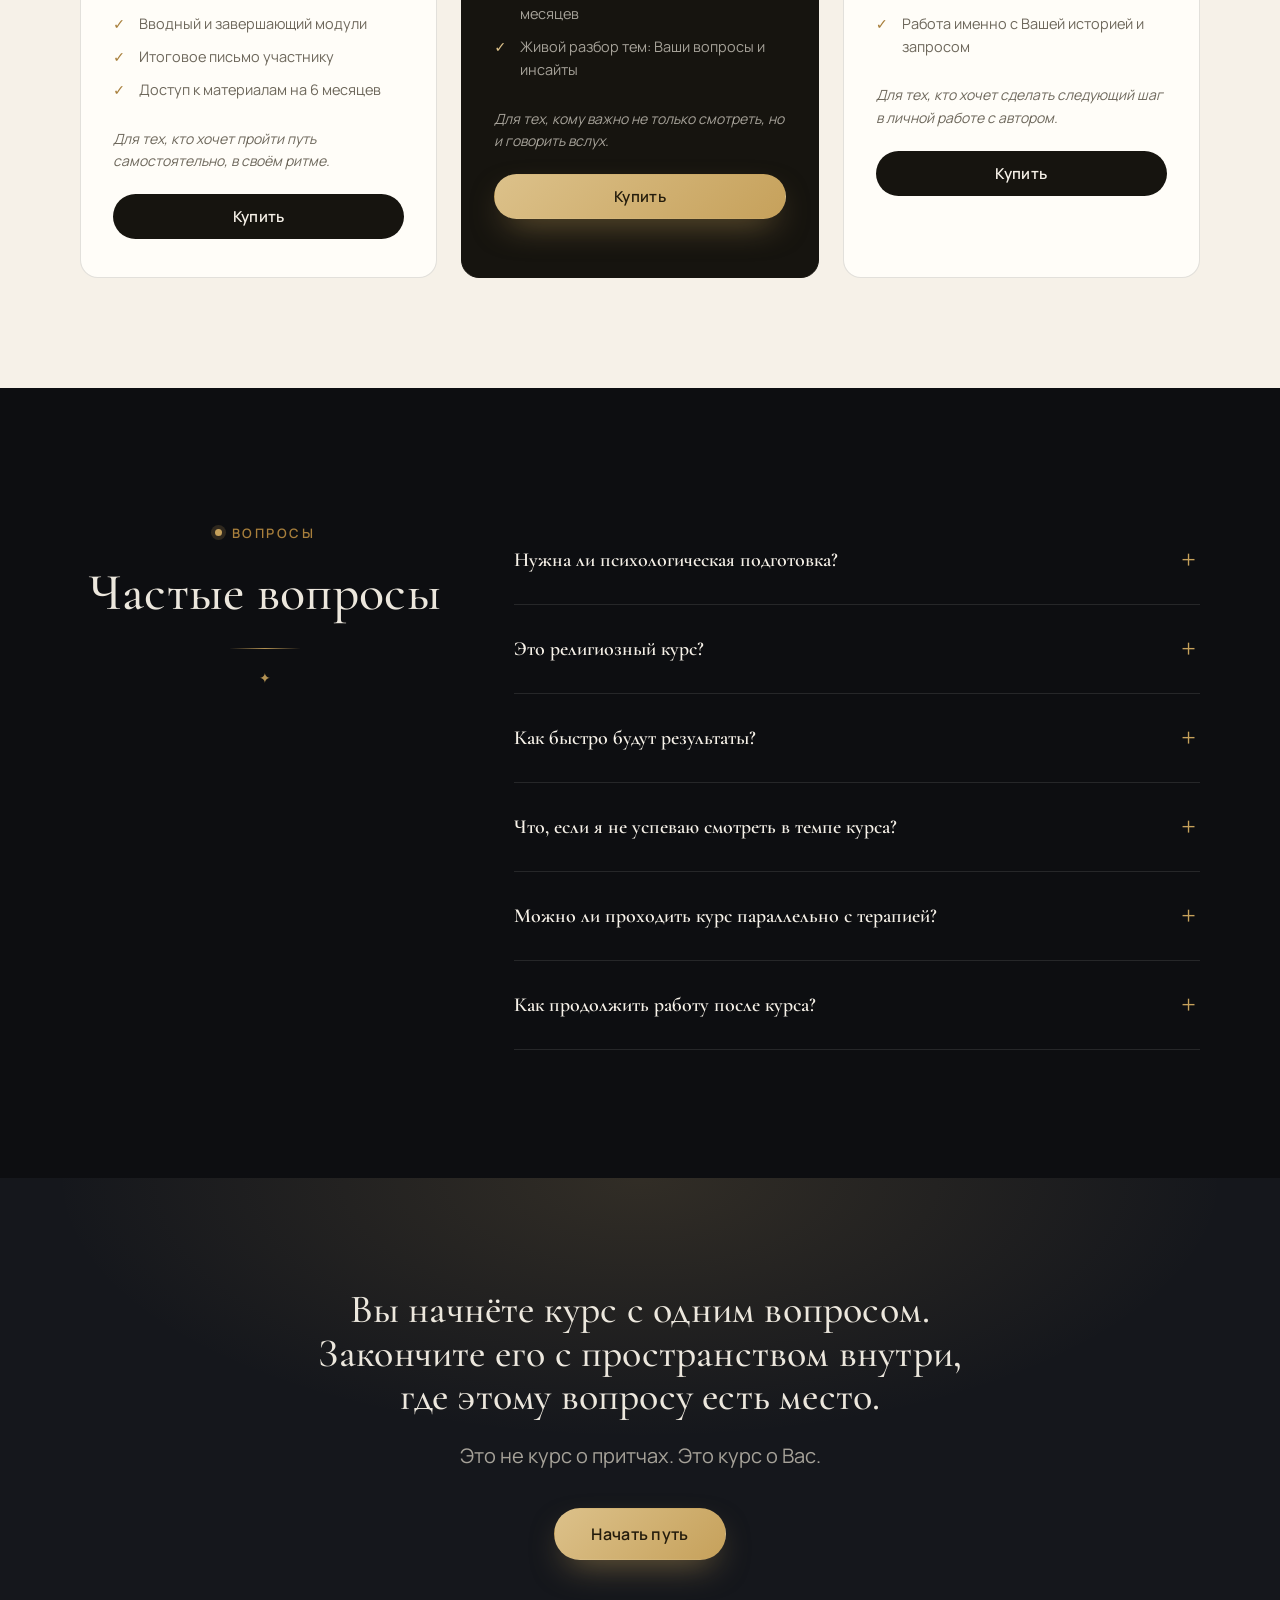
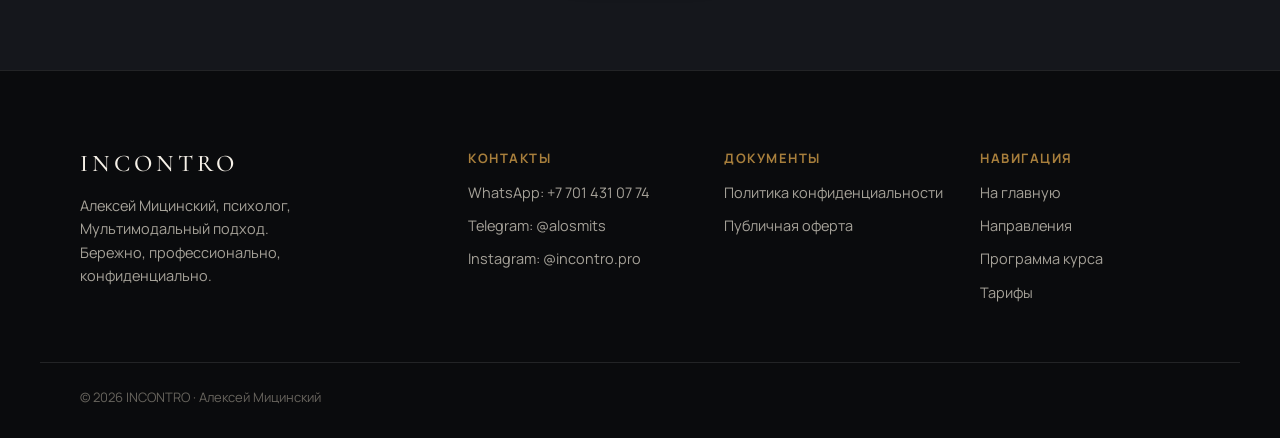
<file: pritchi.html>
<!DOCTYPE html>
<html lang="ru" class="js">
<head>
<meta charset="UTF-8">
<meta name="viewport" content="width=device-width, initial-scale=1.0">
<title>Психология в притчах · Терапевтический курс Алексея Мицинского | INCONTRO</title>
<meta name="description" content="21 занятие по психологии на основе притч. Транзактный Анализ через живые образы. Без религии и без терминов, только честная встреча с собой. Автор - психолог с 15+ лет практики.">
<meta name="theme-color" content="#0d0e11">
<meta property="og:title" content="Психология в притчах · Путь от сценария к свободе">
<meta property="og:description" content="21 встреча с собой через притчи. Курс, который не даёт советов, а помогает понять механизмы своей психики.">
<meta property="og:type" content="website">
<meta property="og:locale" content="ru_RU">
<meta property="og:site_name" content="INCONTRO">
<link rel="icon" href="assets/img/favicon.svg" type="image/svg+xml">
<link rel="icon" href="assets/img/favicon-32.png" sizes="32x32" type="image/png">
<link rel="apple-touch-icon" href="assets/img/apple-touch-icon.png">
<link rel="preconnect" href="https://fonts.googleapis.com">
<link rel="preconnect" href="https://fonts.gstatic.com" crossorigin>
<link href="https://fonts.googleapis.com/css2?family=Cormorant+Garamond:ital,wght@0,400;0,500;0,600;1,400;1,500&family=Manrope:wght@300;400;500;600;700&display=swap" rel="stylesheet">
<link rel="stylesheet" href="styles.css?v=6">
<link rel="stylesheet" href="programs.css?v=6">
<!-- Yandex.Metrika counter -->
<script type="text/javascript">
  window.__YM_ID=108460385;
  (function(m,e,t,r,i,k,a){m[i]=m[i]||function(){(m[i].a=m[i].a||[]).push(arguments)};
  m[i].l=1*new Date();for(var j=0;j<document.scripts.length;j++){if(document.scripts[j].src===r){return;}}
  k=e.createElement(t),a=e.getElementsByTagName(t)[0],k.async=1,k.src=r,a.parentNode.insertBefore(k,a)})
  (window,document,"script","https://mc.yandex.ru/metrika/tag.js?id=108460385","ym");
  ym(108460385,"init",{ssr:true,webvisor:true,clickmap:true,ecommerce:"dataLayer",accurateTrackBounce:true,trackLinks:true});
</script>
<noscript><div><img src="https://mc.yandex.ru/watch/108460385" style="position:absolute; left:-9999px;" alt="" /></div></noscript>
<!-- /Yandex.Metrika counter -->
</head>
<body id="top">

<div class="scroll-progress" id="scrollProgress"></div>

<!-- Header -->
<header class="header" id="header">
  <div class="container header__inner">
    <a href="index.html" class="brand" aria-label="INCONTRO · на главную">
      <span class="brand__mark">INCONTRO</span>
      <span class="brand__sub">Алексей Мицинский</span>
    </a>
    <nav class="nav" id="nav">
      <a href="#problem" class="nav__link">Проблема</a>
      <a href="#program" class="nav__link">Программа</a>
      <a href="#author" class="nav__link">Автор</a>
      <a href="#tariffs" class="nav__link">Тарифы</a>
      <a href="#faq" class="nav__link">Вопросы</a>
    </nav>
    <a href="#tariffs" class="btn btn--gold header__cta">Купить курс</a>
    <button class="burger" id="burger" aria-label="Меню" aria-expanded="false"><span></span><span></span><span></span></button>
  </div>
</header>

<!-- Hero -->
<section class="pp-hero pp-hero--split">
  <div class="container">
    <div class="pp-hero__wrap">
      <div>
        <a href="index.html#directions" class="pp-back"><svg viewBox="0 0 24 24" fill="none"><path d="M15 6l-6 6 6 6" stroke="currentColor" stroke-width="1.8" stroke-linecap="round" stroke-linejoin="round"/></svg> Все программы</a>
        <p class="eyebrow pp-hero__eyebrow" style="margin-top:22px"><span class="eyebrow__dot"></span> Психология в притчах</p>
        <h1 class="pp-hero__title">Вы не сломаны.<br>Вы живёте по сценарию.</h1>
        <p class="pp-hero__sub">21 встреча с собой через притчи. Курс, который не даёт советов, а помогает понять механизмы своей психики и пройти путь от автоматических сценариев к осознанной жизни.</p>
        <div class="pp-hero__cta">
          <a href="#tariffs" class="btn btn--gold btn--lg">Хочу пройти путь</a>
          <a href="#program" class="btn btn--ghost btn--lg">Смотреть программу</a>
        </div>
        <p class="pp-hero__meta" style="font-size:clamp(17px,2.3vw,22px);color:var(--gold-2);margin-top:18px">5 модулей · 21 занятие · доступ 6 месяцев · в своём темпе</p>
      </div>
      <div class="pp-hero__media"><img src="assets/img/prog-hero-pritchi.jpg" alt="Алексей Мицинский" loading="eager"></div>
    </div>
  </div>
</section>

<!-- Trust -->
<section class="pp-trust">
  <div class="container">
    <div class="pp-trust__grid reveal" style="grid-template-columns:repeat(3,1fr);max-width:840px;margin:0 auto">
      <div><div class="pp-stat__n"><span data-count="15">0</span>+</div><div class="pp-stat__l">лет практики</div></div>
      <div><div class="pp-stat__n"><span data-count="6137">0</span>+</div><div class="pp-stat__l">часов консультаций</div></div>
      <div><div class="pp-stat__n"><span data-count="100">0</span>+</div><div class="pp-stat__l">дипломов и сертификатов</div></div>
    </div>
  </div>
</section>

<!-- Problem -->
<section class="pp-sec pp-sec--light" id="problem">
  <div class="container">
    <span class="pp-kicker">Узнаёте себя?</span>
    <h2 class="pp-h2">Есть люди, которые внешне справляются.<br>Но внутри: тихо, пусто, по кругу.</h2>
    <p class="pp-lead">Они работают, выстраивают отношения, достигают целей,<br>но внутри что-то не так: не болезненно, не кризисно, а просто по кругу.</p>
    <div class="pp-cards">
      <div class="pp-card"><p>Меняете работу, партнёров, города, а внутри то же самое. Как будто берёте себя с собой в каждый новый старт.</p></div>
      <div class="pp-card"><p>Помогаете всем и не умеете попросить для себя. Знаете, что надо сказать «нет», но снова говорите «да».</p></div>
      <div class="pp-card"><p>Снаружи Вы успешные, а внутри чувство, что Вас не видят. Одиночество за фасадом благополучия.</p></div>
      <div class="pp-card"><p>Не понимаете, почему злитесь, закрываетесь, уходите и потом жалеете. Это происходит автоматически.</p></div>
    </div>
    <p class="pp-note">Это не слабость и не сломанность. Это жизненный сценарий: набор автоматических реакций, сформированных задолго до того, как Вы стали взрослыми. Его нельзя преодолеть усилием воли. Его нужно увидеть.</p>
  </div>
</section>

<!-- Before / after -->
<section class="pp-sec pp-sec--light" style="padding-top:0">
  <div class="container">
    <span class="pp-kicker">Что меняется</span>
    <h2 class="pp-h2">Курс не обещает «изменить жизнь за 21 день».<br>Он предлагает нечто более ценное.</h2>
    <div class="pp-ba">
      <div class="pp-ba__col pp-ba__a">
        <span class="pp-ba__tag">До курса</span>
        <ul>
          <li>Живёте по сценарию, не осознавая его</li>
          <li>Реагируете автоматически и потом не понимаете, почему</li>
          <li>Чувствуете себя недостаточными без чёткого понимания причины</li>
          <li>Отношения идут по одному и тому же кругу</li>
          <li>Страх прячется за разумными доводами и управляет решениями</li>
        </ul>
      </div>
      <div class="pp-ba__col pp-ba__b">
        <span class="pp-ba__tag">После курса</span>
        <ul>
          <li>Вы видите свои паттерны и у Вас появляется выбор</li>
          <li>Между стимулом и реакцией появляется пауза. Это и есть свобода</li>
          <li>Вы знаете: Ваша ценность не зависит от результатов и чужих оценок</li>
          <li>У Вас есть язык для внутреннего мира, Вы умеете называть, что происходит</li>
          <li>Вы строите отношения из выбора, а не из страха или долга</li>
        </ul>
      </div>
    </div>
  </div>
</section>

<!-- Audience -->
<section class="pp-sec">
  <div class="container">
    <span class="pp-kicker">Для кого</span>
    <h2 class="pp-h2">Кому этот курс подойдёт,<br>а кому пока нет</h2>
    <div class="pp-aud">
      <div class="pp-aud__box pp-aud__yes">
        <h3>Курс для Вас, если</h3>
        <ul>
          <li>Чувствуете, что что-то «не то», но не можете сформулировать что именно</li>
          <li>Замечаете повторяющиеся паттерны: одни и те же конфликты и финалы</li>
          <li>Хотите понять себя, не стать другим, а наконец стать собой</li>
          <li>Готовы к честной внутренней работе без магических обещаний</li>
          <li>Ищете глубину, а не поверхностные техники</li>
        </ul>
      </div>
      <div class="pp-aud__box pp-aud__no">
        <h3>Курс не подойдёт, если</h3>
        <ul>
          <li>Ожидаете, что курс «вытащит» Вас без Вашего участия</li>
          <li>Ищете быстрое облегчение, а не понимание причин</li>
          <li>Хотите «золотую таблетку» с мгновенным результатом</li>
        </ul>
      </div>
    </div>
  </div>
</section>

<!-- Program -->
<section class="pp-sec pp-sec--light" id="program">
  <div class="container">
    <span class="pp-kicker">Программа</span>
    <h2 class="pp-h2">21 занятие, 5 модулей:<br>путь от сценария к свободе</h2>
    <p class="pp-lead">Главный вопрос каждого занятия: как эта притча помогает мне стать более зрелым, свободным и настоящим?</p>
    <div class="pp-mods">
      <details class="pp-mod" open>
        <summary><span class="pp-mod__rom">I</span><span class="pp-mod__ttl">Я и моя ценность</span><span class="pp-mod__sign">+</span></summary>
        <div class="pp-mod__body">
          <p class="pp-mod__intro">Прежде чем смотреть на то, что мешает, нужно встать на твёрдую почву.</p>
          <div class="pp-lesson"><span class="pp-lesson__n">1</span><span class="pp-lesson__t"><b>Заблудшая овца</b><span>Откуда берётся фоновое убеждение: «со мной что-то не так» и что его разрушает.</span></span></div>
          <div class="pp-lesson"><span class="pp-lesson__n">2</span><span class="pp-lesson__t"><b>Блудный сын</b><span>Любовь, которую нужно заслужить. Три человека из одной семьи и Вы узнаёте себя в каждом.</span></span></div>
          <div class="pp-lesson"><span class="pp-lesson__n">3</span><span class="pp-lesson__t"><b>Потерянная драхма</b><span>Монета не перестаёт быть ценной, упав в тёмный угол. А Вы? О ценности, которая не зависит ни от чего.</span></span></div>
          <div class="pp-lesson"><span class="pp-lesson__n">4</span><span class="pp-lesson__t"><b>Дом на скале</b><span>На чём, на самом деле, стоит Ваша жизнь и что рассыпается, когда приходит буря.</span></span></div>
        </div>
      </details>
      <details class="pp-mod">
        <summary><span class="pp-mod__rom">II</span><span class="pp-mod__ttl">Встреча с тенями</span><span class="pp-mod__sign">+</span></summary>
        <div class="pp-mod__body">
          <p class="pp-mod__intro">Теперь, стоя на опоре, можно посмотреть на то, что реально мешает.</p>
          <div class="pp-lesson"><span class="pp-lesson__n">5</span><span class="pp-lesson__t"><b>Сеятель</b><span>Почему одни люди меняются, а другие нет, хотя очень этого хотят. Какая почва внутри Вас.</span></span></div>
          <div class="pp-lesson"><span class="pp-lesson__n">6</span><span class="pp-lesson__t"><b>Новые мехи</b><span>Вы пробовали начать по-новому и снова возвращались к старому. Это не слабость. Это психика.</span></span></div>
          <div class="pp-lesson"><span class="pp-lesson__n">7</span><span class="pp-lesson__t"><b>Фарисей и мытарь</b><span>Насколько Ваша «правильность» - это честность, а насколько маска.</span></span></div>
          <div class="pp-lesson"><span class="pp-lesson__n">8</span><span class="pp-lesson__t"><b>Немилосердный должник</b><span>Обида кажется справедливой, но кто платит за неё больше всего?</span></span></div>
          <div class="pp-lesson"><span class="pp-lesson__n">9</span><span class="pp-lesson__t"><b>Работники виноградника</b><span>«Другим всегда больше» - откуда берётся хроническое сравнение себя с другими и как из него выйти.</span></span></div>
        </div>
      </details>
      <details class="pp-mod">
        <summary><span class="pp-mod__rom">III</span><span class="pp-mod__ttl">Выход из страха в проявление</span><span class="pp-mod__sign">+</span></summary>
        <div class="pp-mod__body">
          <p class="pp-mod__intro">Четыре лица одного страха, который прячет лучшее, что в Вас есть.</p>
          <div class="pp-lesson"><span class="pp-lesson__n">10</span><span class="pp-lesson__t"><b>Светильник</b><span>Вы прячете что-то важное в себе и сами того не знаете. Зачем Вы это делаете и чего это стоит.</span></span></div>
          <div class="pp-lesson"><span class="pp-lesson__n">11</span><span class="pp-lesson__t"><b>Таланты</b><span>Перфекционизм, откладывание, «я ещё не готов» - всё это одно и то же. Находим закопанный талант.</span></span></div>
          <div class="pp-lesson"><span class="pp-lesson__n">12</span><span class="pp-lesson__t"><b>Десять дев</b><span>Тревога о будущем, которая съедает настоящее. Где граница между здравым смыслом и иллюзией контроля.</span></span></div>
          <div class="pp-lesson"><span class="pp-lesson__n">13</span><span class="pp-lesson__t"><b>Неразумный богач</b><span>Снаружи всё есть, но внутри пусто. Чем мы на самом деле заполняем эту пустоту.</span></span></div>
        </div>
      </details>
      <details class="pp-mod">
        <summary><span class="pp-mod__rom">IV</span><span class="pp-mod__ttl">Здоровые границы и зрелые отношения</span><span class="pp-mod__sign">+</span></summary>
        <div class="pp-mod__body">
          <p class="pp-mod__intro">Всё, что Вы поняли о себе, теперь проверяется в реальных отношениях.</p>
          <div class="pp-lesson"><span class="pp-lesson__n">14</span><span class="pp-lesson__t"><b>Добрый самарянин</b><span>Вы помогаете из любви или из страха отказать? Граница между помощью и спасательством.</span></span></div>
          <div class="pp-lesson"><span class="pp-lesson__n">15</span><span class="pp-lesson__t"><b>Судья и вдова</b><span>Почему Вы замолкаете после первого «нет». Право говорить о своих потребностях без стыда.</span></span></div>
          <div class="pp-lesson"><span class="pp-lesson__n">16</span><span class="pp-lesson__t"><b>Два сына</b><span>«Говорю "да" и не делаю», «говорю "нет" и всё равно делаю». Где живёт Ваша настоящая воля.</span></span></div>
          <div class="pp-lesson"><span class="pp-lesson__n">17</span><span class="pp-lesson__t"><b>Верные рабы</b><span>На людях один, наедине с собой другой. Как обрести внутренний ориентир.</span></span></div>
          <div class="pp-lesson"><span class="pp-lesson__n">18</span><span class="pp-lesson__t"><b>Богач и Лазарь</b><span>Как мы перестаём видеть живых людей рядом и какую цену платим за закрытость.</span></span></div>
        </div>
      </details>
      <details class="pp-mod">
        <summary><span class="pp-mod__rom">V</span><span class="pp-mod__ttl">Бережная интеграция</span><span class="pp-mod__sign">+</span></summary>
        <div class="pp-mod__body">
          <p class="pp-mod__intro">Не «стать другим». А наконец стать собой, без насилия над собой.</p>
          <div class="pp-lesson"><span class="pp-lesson__n">19</span><span class="pp-lesson__t"><b>Горчичное зерно</b><span>«Всё или ничего» - самая частая ловушка роста. Почему маленький шаг важнее большого намерения.</span></span></div>
          <div class="pp-lesson"><span class="pp-lesson__n">20</span><span class="pp-lesson__t"><b>Закваска</b><span>Вы уже меняетесь, просто этого ещё не замечаете. Это занятие помогает увидеть то, что уже произошло внутри.</span></span></div>
          <div class="pp-lesson"><span class="pp-lesson__n">21</span><span class="pp-lesson__t"><b>Бесплодная смоковница</b><span>Право дать себе ещё один шанс, без самоистязания и без иллюзий. Бережное завершение пути.</span></span></div>
        </div>
      </details>
    </div>
  </div>
</section>

<!-- Transformation patterns -->
<section class="pp-sec pp-sec--light" style="padding-top:0">
  <div class="container">
    <span class="pp-kicker">Что происходит с людьми</span>
    <h2 class="pp-h2" style="max-width:none">Паттерны трансформации участников</h2>
    <p class="pp-lead">Перемена редко выглядит как «вдруг всё стало по-другому».<br>Чаще она приходит тихо - как смена угла зрения, как пауза там, где раньше была немедленная реакция.</p>
    <div class="pp-keys">
      <div class="pp-key"><h4>«Впервые назвал своё чувство его настоящим именем»</h4><p>Вместо «ну так получилось» появляется «мне было больно» или «я боялся». Маленький, но принципиальный сдвиг от автоматизма к осознанности.</p></div>
      <div class="pp-key"><h4>«Сказал нет - не из вины, а из уважения к себе»</h4><p>После модуля об отношениях граница перестаёт быть агрессией и становится выражением самоуважения. Это меняет качество отношений.</p></div>
      <div class="pp-key"><h4>«Поймал себя в игре - и не стал в неё играть»</h4><p>Участники начинают замечать автоматические реакции в реальном времени, а не только задним числом. Это и есть то, что называется осознанностью.</p></div>
      <div class="pp-key"><h4>«Разрешил себе ошибиться - и не разрушился от этого»</h4><p>Снижение интенсивности внутреннего Критика. Переход от перфекционизма к бережному отношению к себе.</p></div>
    </div>
  </div>
</section>

<!-- Image row -->
<section class="pp-sec" style="padding-top:0">
  <div class="container">
    <div class="pp-imgrow pp-imgrow--4">
      <figure><img src="assets/img/detail-pen.jpg" alt="Детали" loading="lazy"></figure>
      <figure><img src="assets/img/life-read.jpg" alt="Алексей Мицинский" loading="lazy"></figure>
      <figure><img src="assets/img/bw-2.jpg" alt="Алексей Мицинский" loading="lazy"></figure>
      <figure><img src="assets/img/gallery-6.jpg" alt="Атмосфера работы" loading="lazy"></figure>
    </div>
  </div>
</section>

<!-- Methodology -->
<section class="pp-sec">
  <div class="container">
    <span class="pp-kicker">Методология</span>
    <h2 class="pp-h2">Чем этот курс отличается от других</h2>
    <div class="pp-method">
      <div class="pp-method__col pp-method__col--x">
        <h3>Большинство курсов</h3>
        <ul>
          <li>Дают информацию о психологии</li>
          <li>Работают одним методом</li>
          <li>Обещают быстрые результаты</li>
          <li>Теория остаётся теорией</li>
        </ul>
      </div>
      <div class="pp-method__col pp-method__col--v">
        <h3>Психология в притчах</h3>
        <ul>
          <li>Создаёт встречу с собой через образы</li>
          <li>Мультимодальный подход: ТА + Гештальт + НЛП + PCM</li>
          <li>Честно: изменения занимают время</li>
          <li>Каждая притча - живой опыт, а не концепция</li>
        </ul>
      </div>
    </div>
    <div class="pp-keys">
      <div class="pp-key"><h4>Транзактный Анализ через образы</h4><p>Осознание приходит не через термины и схемы, а через живые образы притч. Вам не нужно знать теорию: Вы её переживаете.</p></div>
      <div class="pp-key"><h4>Логика терапевтического пути</h4><p>Сначала опора (ценность), затем встреча с тенями, работа со страхом, отношения, интеграция. Нельзя прийти к тени без фундамента.</p></div>
      <div class="pp-key"><h4>Притча как зеркало</h4><p>Это не религиозные тексты, а психологические портреты людей, которые несут свои сценарии и застревают в тупиках. Так же, как и мы.</p></div>
      <div class="pp-key"><h4>Конспект участника</h4><p>К каждому занятию - глубокие вопросы для честного разговора с собой. Не тесты на знание, а вопросы, мимо которых не пройти.</p></div>
    </div>
  </div>
</section>

<!-- Author -->
<section class="pp-sec pp-sec--light" id="author">
  <div class="container pp-author">
    <div class="pp-author__photo"><img src="assets/img/prog-author-pritchi.jpg" alt="Алексей Мицинский" loading="lazy"></div>
    <div>
      <span class="pp-kicker">Об авторе</span>
      <h2 class="pp-author__name">Алексей Мицинский</h2>
      <p class="pp-author__role">Психолог-практик · эксперт по трансформации жизненных сценариев</p>
      <p>Алексей пришёл в психологию не из теории. 25 лет жизни в духовной традиции дали ему то, чего нет ни в одном университете: понимание человеческой природы через живой контакт с людьми в предельных состояниях.</p>
      <p>Он работал в европейском хосписе, рядом с теми, кто проживал последние часы. «Я пришёл в психологию, потому что видел, где и когда она действительно нужна». Личный опыт кризисов на грани жизни и смерти стал не только испытанием, но и источником понимания.</p>
      <p>Магистр гуманитарных наук, докторантура (Польша). Транзактный Анализ, Гештальт-терапия, НЛП Мастер и НЛП-терапия, PCM (тренер и коуч), профайлинг, краткосрочная и групповая психотерапия.</p>
    </div>
  </div>
</section>

<!-- Format -->
<section class="pp-sec">
  <div class="container">
    <span class="pp-kicker">Формат</span>
    <h2 class="pp-h2">Курс в записи,<br>проходите в своём темпе</h2>
    <div class="pp-format">
      <div class="pp-fmt"><h4>Занятия</h4><p>21 занятие + вводный и завершающий модули. Видеолекции с конспектом участника к каждому занятию.</p></div>
      <div class="pp-fmt"><h4>Практика</h4><p>Глубокие вопросы для честного разговора с собой, письменные практики, аналитическая карта персонажей, финальное письмо себе через год.</p></div>
      <div class="pp-fmt"><h4>Доступ</h4><p>6 месяцев. Можно проходить в своём темпе, возвращаться к материалам в любое время.</p></div>
      <div class="pp-fmt"><h4>Следующий шаг</h4><p>По завершении есть возможность продолжить в индивидуальной или групповой терапии с автором или его учениками.</p></div>
    </div>
  </div>
</section>

<!-- What's included -->
<section class="pp-sec pp-sec--light">
  <div class="container">
    <span class="pp-kicker">Что входит дополнительно</span>
    <h2 class="pp-h2">Больше, чем видеозанятия</h2>
    <div class="pp-keys">
      <div class="pp-key"><h4>Аналитическая карта персонажей</h4><p>Инструмент для работы с каждой притчей: структурированный разбор психологических позиций персонажей применительно к своей жизни.</p></div>
      <div class="pp-key"><h4>Вводный модуль</h4><p>Карта внутреннего мира: три голоса внутри нас, четыре жизненные позиции, пять внутренних команд. Ориентация в ключевых концепциях на понятном языке, без терминов.</p></div>
      <div class="pp-key"><h4>Итоговое письмо участнику</h4><p>Глубокое завершение курса: карта личной трансформации, письмо себе через год, практики для закрепления изменений.</p></div>
      <div class="pp-key"><h4>Путь к терапии</h4><p>Курс создан как начало пути. По завершении - возможность продолжить работу с автором или с его учениками в индивидуальном или групповом формате.</p></div>
    </div>
  </div>
</section>

<!-- Tariffs -->
<section class="pp-sec pp-sec--light" id="tariffs">
  <div class="container pp-sec--center">
    <span class="pp-kicker">Тарифы</span>
    <h2 class="pp-h2">Выбери свою глубину участия</h2>
    <p class="pp-lead">Основная цена указана в тенге (₸).<br>Суммы в других валютах указаны приблизительно.</p>
    <div class="price__grid" style="margin-top:44px;text-align:left">
      <article class="price">
        <h3 class="price__name">Доступный</h3>
        <div class="price__val"><span class="price__cur">₸</span>15 000</div>
        <p class="pp-price-alt">≈ $35 · ≈ 3 000 ₽</p>
        <ul class="pp-tariff__list">
          <li>21 видеозанятие в записи</li>
          <li>Конспект участника к каждому занятию</li>
          <li>Аналитическая карта персонажей</li>
          <li>Вводный и завершающий модули</li>
          <li>Итоговое письмо участнику</li>
          <li>Доступ к материалам на 6 месяцев</li>
        </ul>
        <p class="pp-tariff__for">Для тех, кто хочет пройти путь самостоятельно, в своём ритме.</p>
        <!-- BUY: заменить href на ссылку покупки на платформе -->
        <a href="https://wa.me/77014310774" target="_blank" rel="noopener" class="btn btn--dark btn--block" style="margin-top:22px">Купить</a>
      </article>
      <article class="price price--feat">
        <span class="price__tag">Чаще выбирают</span>
        <h3 class="price__name">С поддержкой</h3>
        <div class="price__val"><span class="price__cur">₸</span>45 000</div>
        <p class="pp-price-alt">≈ $95 · ≈ 10 000 ₽</p>
        <ul class="pp-tariff__list">
          <li>Всё из тарифа «Доступный»</li>
          <li>3 живые групповые онлайн-сессии с Алексеем</li>
          <li>Раз в 2 недели на протяжении 2 месяцев</li>
          <li>Живой разбор тем: Ваши вопросы и инсайты</li>
        </ul>
        <p class="pp-tariff__for">Для тех, кому важно не только смотреть, но и говорить вслух.</p>
        <!-- BUY: заменить href на ссылку покупки на платформе -->
        <a href="https://wa.me/77014310774" target="_blank" rel="noopener" class="btn btn--gold btn--block" style="margin-top:22px">Купить</a>
      </article>
      <article class="price">
        <h3 class="price__name">Премиальный</h3>
        <div class="price__val"><span class="price__cur">₸</span>75 000</div>
        <p class="pp-price-alt">≈ $155 · ≈ 15 000 ₽</p>
        <ul class="pp-tariff__list">
          <li>Всё из тарифа «С поддержкой»</li>
          <li>3 групповые сессии с Алексеем</li>
          <li>1 индивидуальная сессия лично, 60 минут</li>
          <li>Работа именно с Вашей историей и запросом</li>
        </ul>
        <p class="pp-tariff__for">Для тех, кто хочет сделать следующий шаг в личной работе с автором.</p>
        <!-- BUY: заменить href на ссылку покупки на платформе -->
        <a href="https://wa.me/77014310774" target="_blank" rel="noopener" class="btn btn--dark btn--block" style="margin-top:22px">Купить</a>
      </article>
    </div>
  </div>
</section>

<!-- FAQ -->
<section class="faq section" id="faq">
  <div class="container faq__wrap">
    <header class="section__head reveal" style="text-align:center">
      <p class="eyebrow eyebrow--dark"><span class="eyebrow__dot"></span> Вопросы</p>
      <h2 class="section__title">Частые вопросы</h2>
    </header>
    <div class="faq__list reveal">
      <details class="faq__item"><summary>Нужна ли психологическая подготовка?</summary><p>Нет. Курс построен так, что все концепции входят через живые образы притч, а не через термины и схемы. Нужна только одна вещь: готовность быть честным с собой.</p></details>
      <details class="faq__item"><summary>Это религиозный курс?</summary><p>Нет. Притчи используются только как психологический материал, это истории, в которых человек узнаёт себя. Курс не является религиозным разбором.</p></details>
      <details class="faq__item"><summary>Как быстро будут результаты?</summary><p>Честный ответ: перемена занимает время. Курс не обещает «изменить жизнь за 21 день». Он даёт глубокое понимание механизма своей психики и это начало реальных изменений, которые происходят тихо и необратимо.</p></details>
      <details class="faq__item"><summary>Что, если я не успеваю смотреть в темпе курса?</summary><p>Курс в записи, Вы смотрите в своём темпе. Доступ к материалам сохраняется на 6 месяцев.</p></details>
      <details class="faq__item"><summary>Можно ли проходить курс параллельно с терапией?</summary><p>Да, это возможно и часто продуктивно. Курс не заменяет терапию, а может стать её хорошим дополнением.</p></details>
      <details class="faq__item"><summary>Как продолжить работу после курса?</summary><p>По завершении Вы получаете приглашение к индивидуальной или групповой терапии с автором либо его учениками. Это следующий шаг для тех, кто готов идти глубже.</p></details>
    </div>
  </div>
</section>

<!-- Final CTA -->
<section class="pp-sec pp-final">
  <div class="container">
    <h2 class="pp-final__title reveal" style="max-width:960px;font-size:clamp(26px,3.6vw,40px)">Вы начнёте курс с одним вопросом.<br>Закончите его с пространством внутри,<br>где этому вопросу есть место.</h2>
    <p class="pp-final__sub reveal">Это не курс о притчах. Это курс о Вас.</p>
    <a href="#tariffs" class="btn btn--gold btn--lg reveal">Начать путь</a>
  </div>
</section>

<!-- Footer -->
<footer class="footer" id="contacts">
  <div class="container footer__grid">
    <div class="footer__brand">
      <span class="brand__mark">INCONTRO</span>
      <p>Алексей Мицинский, психолог, Мультимодальный подход.<br>Бережно, профессионально, конфиденциально.</p>
    </div>
    <div class="footer__col">
      <h4>Контакты</h4>
      <a href="https://wa.me/77014310774" target="_blank" rel="noopener">WhatsApp: +7 701 431 07 74</a>
      <a href="https://t.me/alosmits" target="_blank" rel="noopener">Telegram: @alosmits</a>
      <a href="https://instagram.com/incontro.pro" target="_blank" rel="noopener">Instagram: @incontro.pro</a>
    </div>
    <div class="footer__col">
      <h4>Документы</h4>
      <a href="privacy.html" target="_blank">Политика конфиденциальности</a>
      <a href="oferta.html" target="_blank">Публичная оферта</a>
    </div>
    <div class="footer__col">
      <h4>Навигация</h4>
      <a href="index.html">На главную</a>
      <a href="index.html#directions">Направления</a>
      <a href="#program">Программа курса</a>
      <a href="#tariffs">Тарифы</a>
    </div>
  </div>
  <div class="container footer__bottom"><p>© <span id="year"></span> INCONTRO · Алексей Мицинский</p></div>
</footer>

<script src="script.js?v=6"></script>
</body>
</html>
</file>
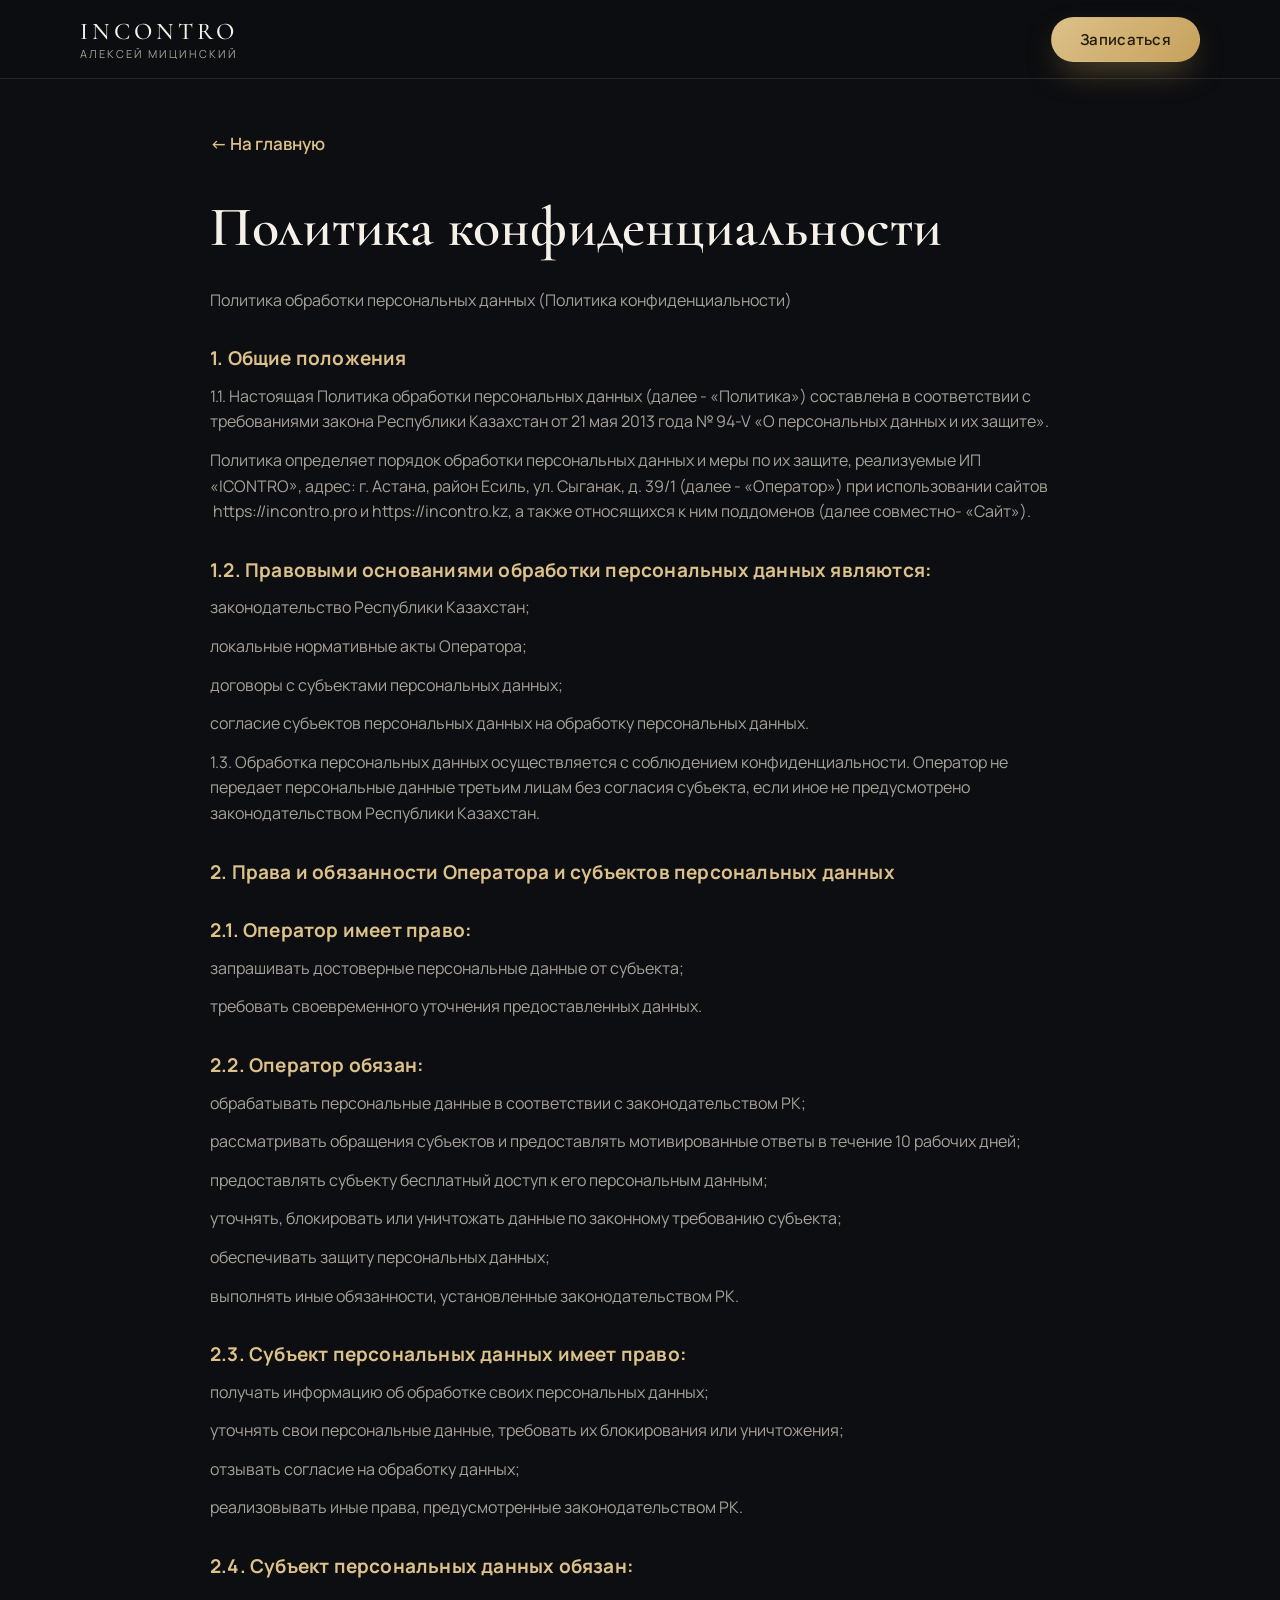
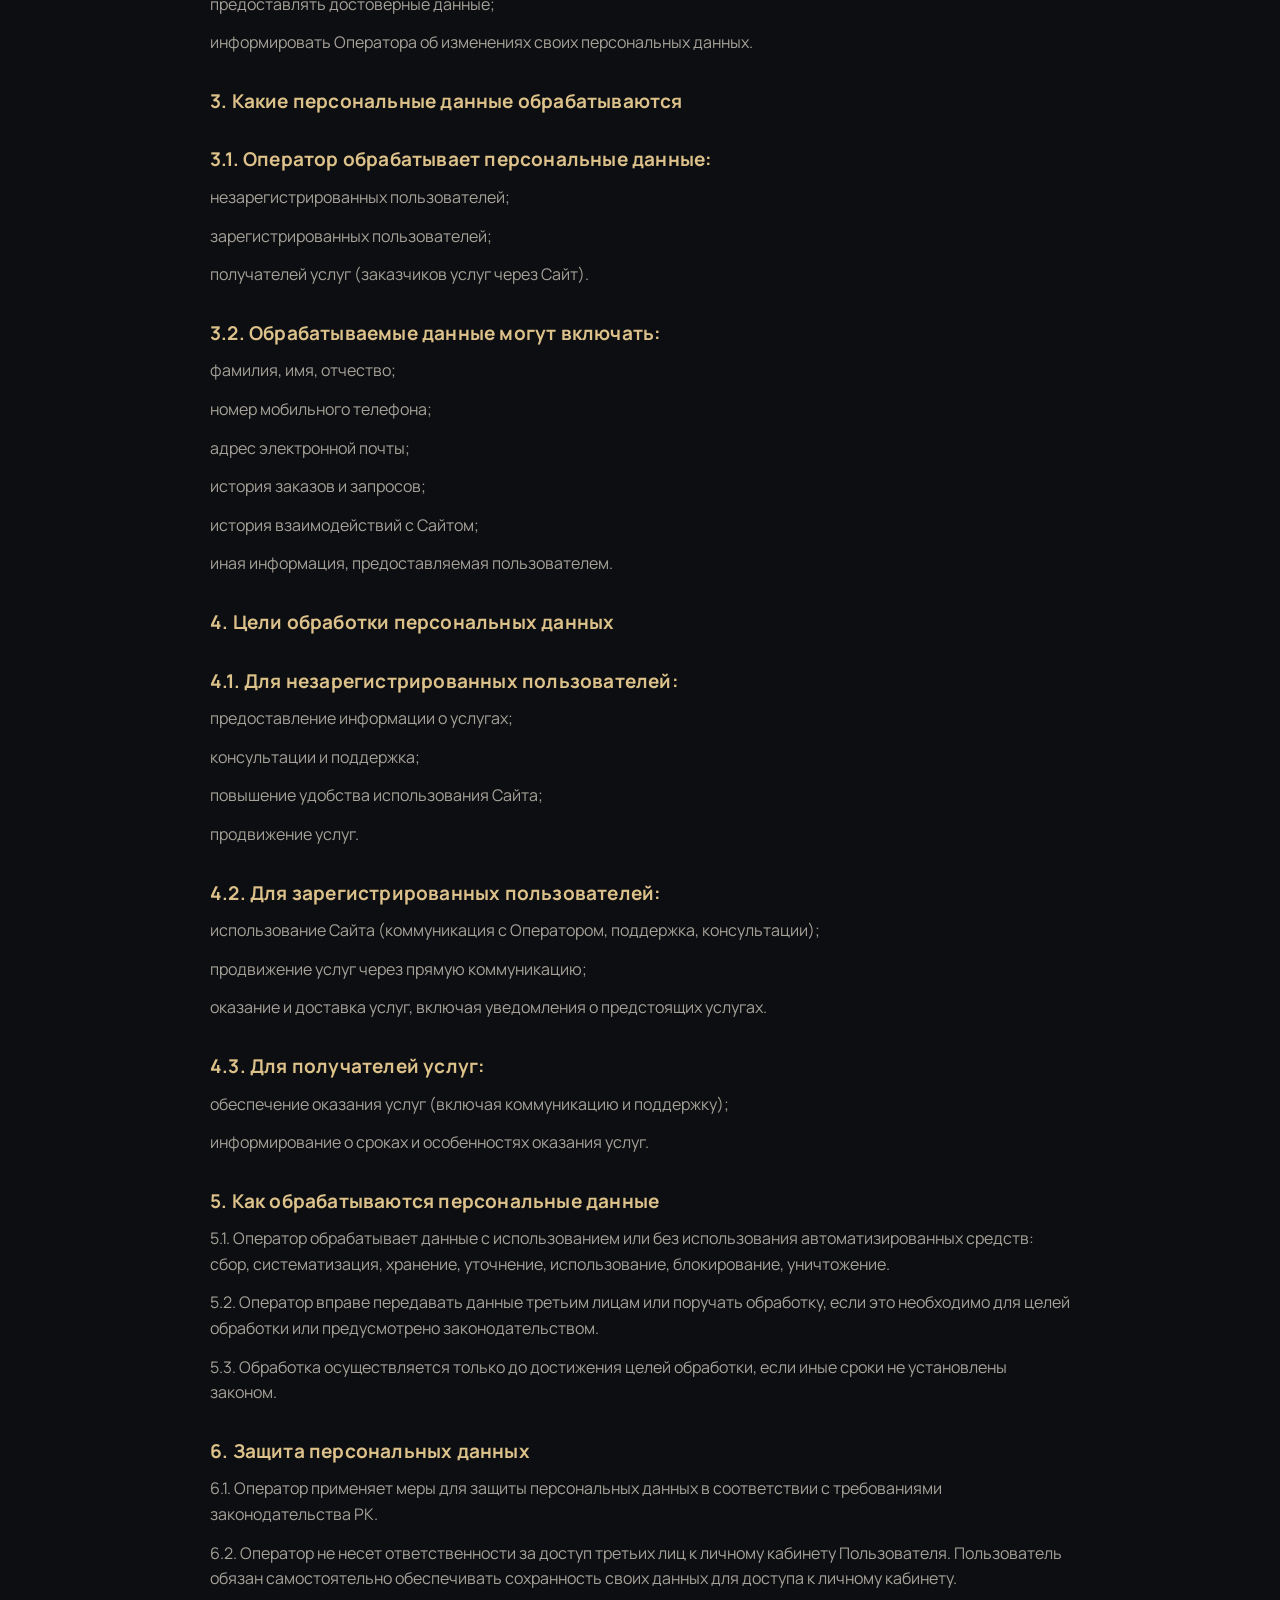
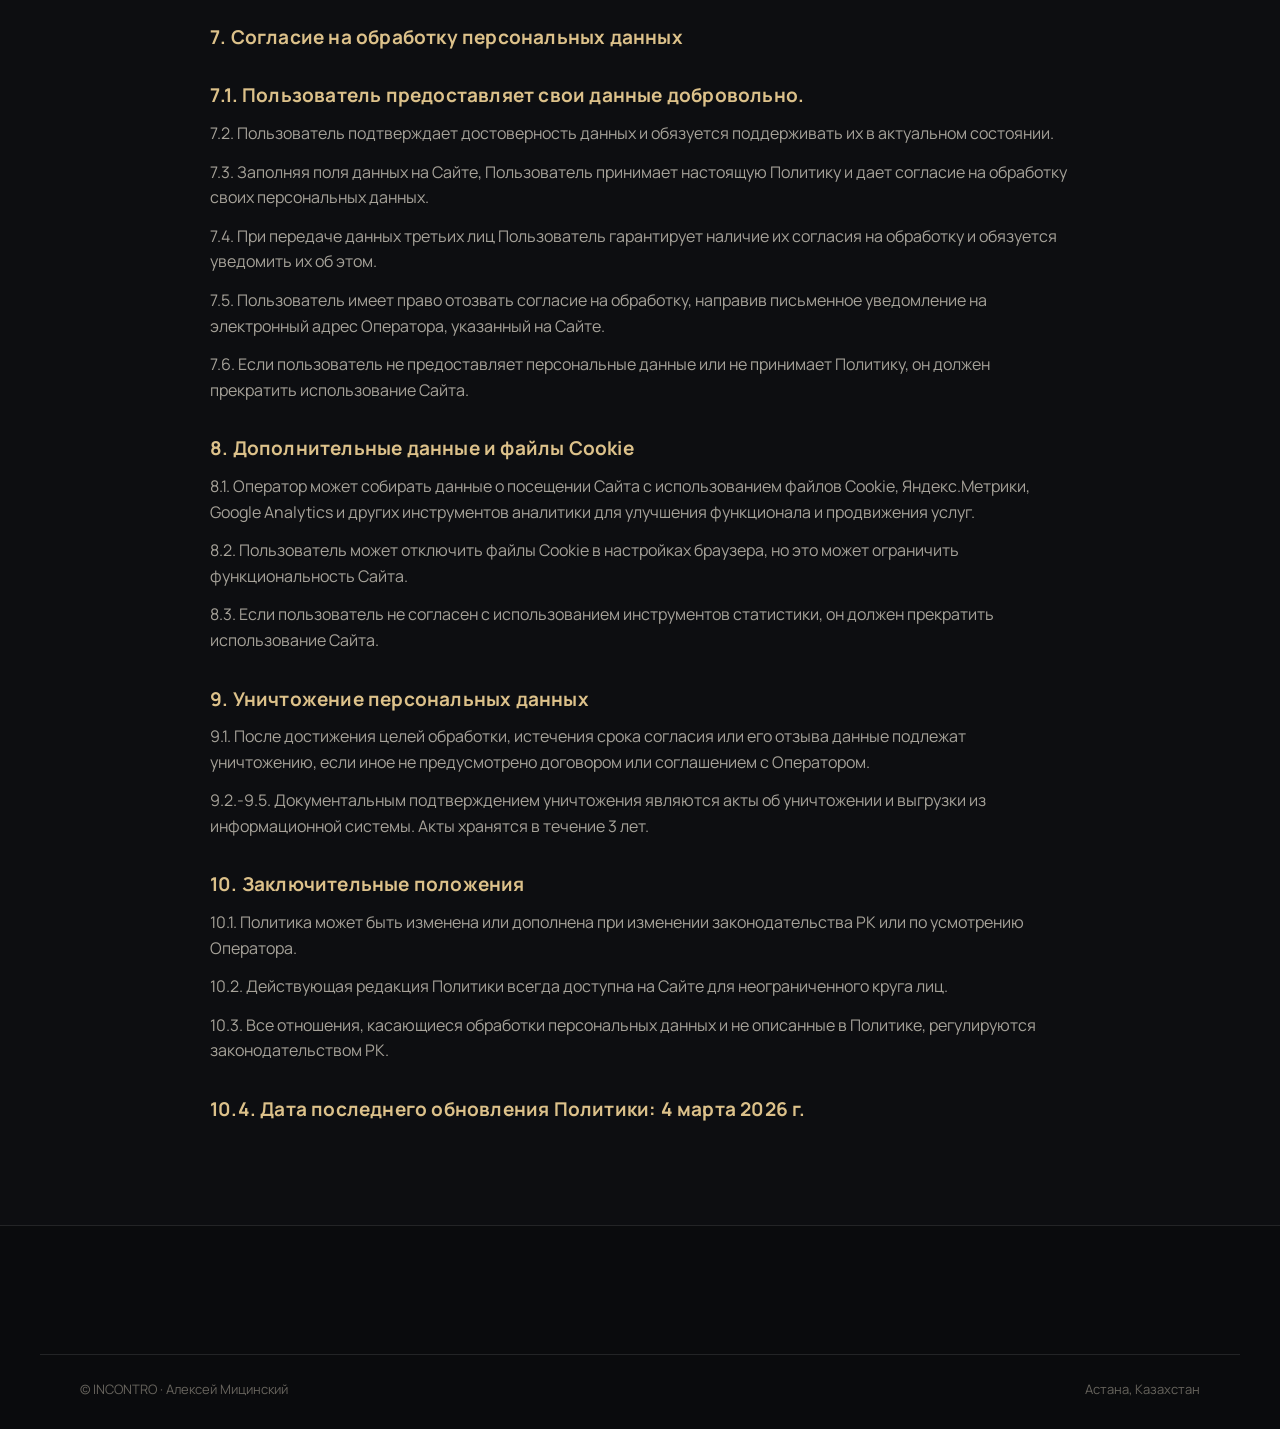
<file: privacy.html>
<!DOCTYPE html>
<html lang="ru">
<head>
<meta charset="UTF-8">
<meta name="viewport" content="width=device-width, initial-scale=1.0">
<title>Политика конфиденциальности - INCONTRO</title>
<meta name="robots" content="noindex">
<link rel="preconnect" href="https://fonts.googleapis.com">
<link rel="preconnect" href="https://fonts.gstatic.com" crossorigin>
<link href="https://fonts.googleapis.com/css2?family=Cormorant+Garamond:wght@500;600&family=Manrope:wght@400;500;600;700&display=swap" rel="stylesheet">
<link rel="stylesheet" href="styles.css?v=6">
<style>
.legal{max-width:860px;margin:0 auto;padding:130px 0 90px}
.legal h1{font-family:"Cormorant Garamond",serif;font-size:clamp(34px,6vw,56px);color:var(--cream);margin-bottom:30px;font-weight:600}
.legal h2{font-family:"Manrope";font-size:19px;color:var(--gold-2);margin:32px 0 12px;font-weight:700;line-height:1.4}
.legal p{color:var(--muted-d);margin-bottom:13px;font-size:16px}
.legal .back{display:inline-flex;align-items:center;gap:8px;color:var(--gold-2);margin-bottom:40px;font-weight:600}
.legal .back:hover{color:var(--gold)}
</style>
</head>
<body>
<header class="header scrolled" id="header">
  <div class="container header__inner">
    <a href="index.html#top" class="brand"><span class="brand__mark">INCONTRO</span><span class="brand__sub">Алексей Мицинский</span></a>
    <a href="index.html#lead-bottom" class="btn btn--gold header__cta">Записаться</a>
  </div>
</header>
<main class="container legal">
  <a href="index.html" class="back">← На главную</a>
  <h1>Политика конфиденциальности</h1>
  <p>Политика обработки персональных данных (Политика конфиденциальности)</p>
<h2>1. Общие положения</h2>
<p>1.1. Настоящая Политика обработки персональных данных (далее - «Политика») составлена в соответствии с требованиями закона Республики Казахстан от 21 мая 2013 года № 94-V «О персональных данных и их защите».</p>
<p>Политика определяет порядок обработки персональных данных и меры по их защите, реализуемые ИП «ICONTRO», адрес: г. Астана, район Есиль, ул. Сыганак, д. 39/1 (далее - «Оператор») при использовании сайтов  https://incontro.pro и https://incontro.kz, а также относящихся к ним поддоменов (далее совместно- «Сайт»).</p>
<h2>1.2. Правовыми основаниями обработки персональных данных являются:</h2>
<p>законодательство Республики Казахстан;</p>
<p>локальные нормативные акты Оператора;</p>
<p>договоры с субъектами персональных данных;</p>
<p>согласие субъектов персональных данных на обработку персональных данных.</p>
<p>1.3. Обработка персональных данных осуществляется с соблюдением конфиденциальности. Оператор не передает персональные данные третьим лицам без согласия субъекта, если иное не предусмотрено законодательством Республики Казахстан.</p>
<h2>2. Права и обязанности Оператора и субъектов персональных данных</h2>
<h2>2.1. Оператор имеет право:</h2>
<p>запрашивать достоверные персональные данные от субъекта;</p>
<p>требовать своевременного уточнения предоставленных данных.</p>
<h2>2.2. Оператор обязан:</h2>
<p>обрабатывать персональные данные в соответствии с законодательством РК;</p>
<p>рассматривать обращения субъектов и предоставлять мотивированные ответы в течение 10 рабочих дней;</p>
<p>предоставлять субъекту бесплатный доступ к его персональным данным;</p>
<p>уточнять, блокировать или уничтожать данные по законному требованию субъекта;</p>
<p>обеспечивать защиту персональных данных;</p>
<p>выполнять иные обязанности, установленные законодательством РК.</p>
<h2>2.3. Субъект персональных данных имеет право:</h2>
<p>получать информацию об обработке своих персональных данных;</p>
<p>уточнять свои персональные данные, требовать их блокирования или уничтожения;</p>
<p>отзывать согласие на обработку данных;</p>
<p>реализовывать иные права, предусмотренные законодательством РК.</p>
<h2>2.4. Субъект персональных данных обязан:</h2>
<p>предоставлять достоверные данные;</p>
<p>информировать Оператора об изменениях своих персональных данных.</p>
<h2>3. Какие персональные данные обрабатываются</h2>
<h2>3.1. Оператор обрабатывает персональные данные:</h2>
<p>незарегистрированных пользователей;</p>
<p>зарегистрированных пользователей;</p>
<p>получателей услуг (заказчиков услуг через Сайт).</p>
<h2>3.2. Обрабатываемые данные могут включать:</h2>
<p>фамилия, имя, отчество;</p>
<p>номер мобильного телефона;</p>
<p>адрес электронной почты;</p>
<p>история заказов и запросов;</p>
<p>история взаимодействий с Сайтом;</p>
<p>иная информация, предоставляемая пользователем.</p>
<h2>4. Цели обработки персональных данных</h2>
<h2>4.1. Для незарегистрированных пользователей:</h2>
<p>предоставление информации о услугах;</p>
<p>консультации и поддержка;</p>
<p>повышение удобства использования Сайта;</p>
<p>продвижение услуг.</p>
<h2>4.2. Для зарегистрированных пользователей:</h2>
<p>использование Сайта (коммуникация с Оператором, поддержка, консультации);</p>
<p>продвижение услуг через прямую коммуникацию;</p>
<p>оказание и доставка услуг, включая уведомления о предстоящих услугах.</p>
<h2>4.3. Для получателей услуг:</h2>
<p>обеспечение оказания услуг (включая коммуникацию и поддержку);</p>
<p>информирование о сроках и особенностях оказания услуг.</p>
<h2>5. Как обрабатываются персональные данные</h2>
<p>5.1. Оператор обрабатывает данные с использованием или без использования автоматизированных средств: сбор, систематизация, хранение, уточнение, использование, блокирование, уничтожение.</p>
<p>5.2. Оператор вправе передавать данные третьим лицам или поручать обработку, если это необходимо для целей обработки или предусмотрено законодательством.</p>
<p>5.3. Обработка осуществляется только до достижения целей обработки, если иные сроки не установлены законом.</p>
<h2>6. Защита персональных данных</h2>
<p>6.1. Оператор применяет меры для защиты персональных данных в соответствии с требованиями законодательства РК.</p>
<p>6.2. Оператор не несет ответственности за доступ третьих лиц к личному кабинету Пользователя. Пользователь обязан самостоятельно обеспечивать сохранность своих данных для доступа к личному кабинету.</p>
<h2>7. Согласие на обработку персональных данных</h2>
<h2>7.1. Пользователь предоставляет свои данные добровольно.</h2>
<p>7.2. Пользователь подтверждает достоверность данных и обязуется поддерживать их в актуальном состоянии.</p>
<p>7.3. Заполняя поля данных на Сайте, Пользователь принимает настоящую Политику и дает согласие на обработку своих персональных данных.</p>
<p>7.4. При передаче данных третьих лиц Пользователь гарантирует наличие их согласия на обработку и обязуется уведомить их об этом.</p>
<p>7.5. Пользователь имеет право отозвать согласие на обработку, направив письменное уведомление на электронный адрес Оператора, указанный на Сайте.</p>
<p>7.6. Если пользователь не предоставляет персональные данные или не принимает Политику, он должен прекратить использование Сайта.</p>
<h2>8. Дополнительные данные и файлы Cookie</h2>
<p>8.1. Оператор может собирать данные о посещении Сайта с использованием файлов Cookie, Яндекс.Метрики, Google Analytics и других инструментов аналитики для улучшения функционала и продвижения услуг.</p>
<p>8.2. Пользователь может отключить файлы Cookie в настройках браузера, но это может ограничить функциональность Сайта.</p>
<p>8.3. Если пользователь не согласен с использованием инструментов статистики, он должен прекратить использование Сайта.</p>
<h2>9. Уничтожение персональных данных</h2>
<p>9.1. После достижения целей обработки, истечения срока согласия или его отзыва данные подлежат уничтожению, если иное не предусмотрено договором или соглашением с Оператором.</p>
<p>9.2.-9.5. Документальным подтверждением уничтожения являются акты об уничтожении и выгрузки из информационной системы. Акты хранятся в течение 3 лет.</p>
<h2>10. Заключительные положения</h2>
<p>10.1. Политика может быть изменена или дополнена при изменении законодательства РК или по усмотрению Оператора.</p>
<p>10.2. Действующая редакция Политики всегда доступна на Сайте для неограниченного круга лиц.</p>
<p>10.3. Все отношения, касающиеся обработки персональных данных и не описанные в Политике, регулируются законодательством РК.</p>
<h2>10.4. Дата последнего обновления Политики: 4 марта 2026 г.</h2>
</main>
<footer class="footer">
  <div class="container footer__bottom">
    <span>© INCONTRO · Алексей Мицинский</span>
    <span>Астана, Казахстан</span>
  </div>
</footer>
</body>
</html>
</file>
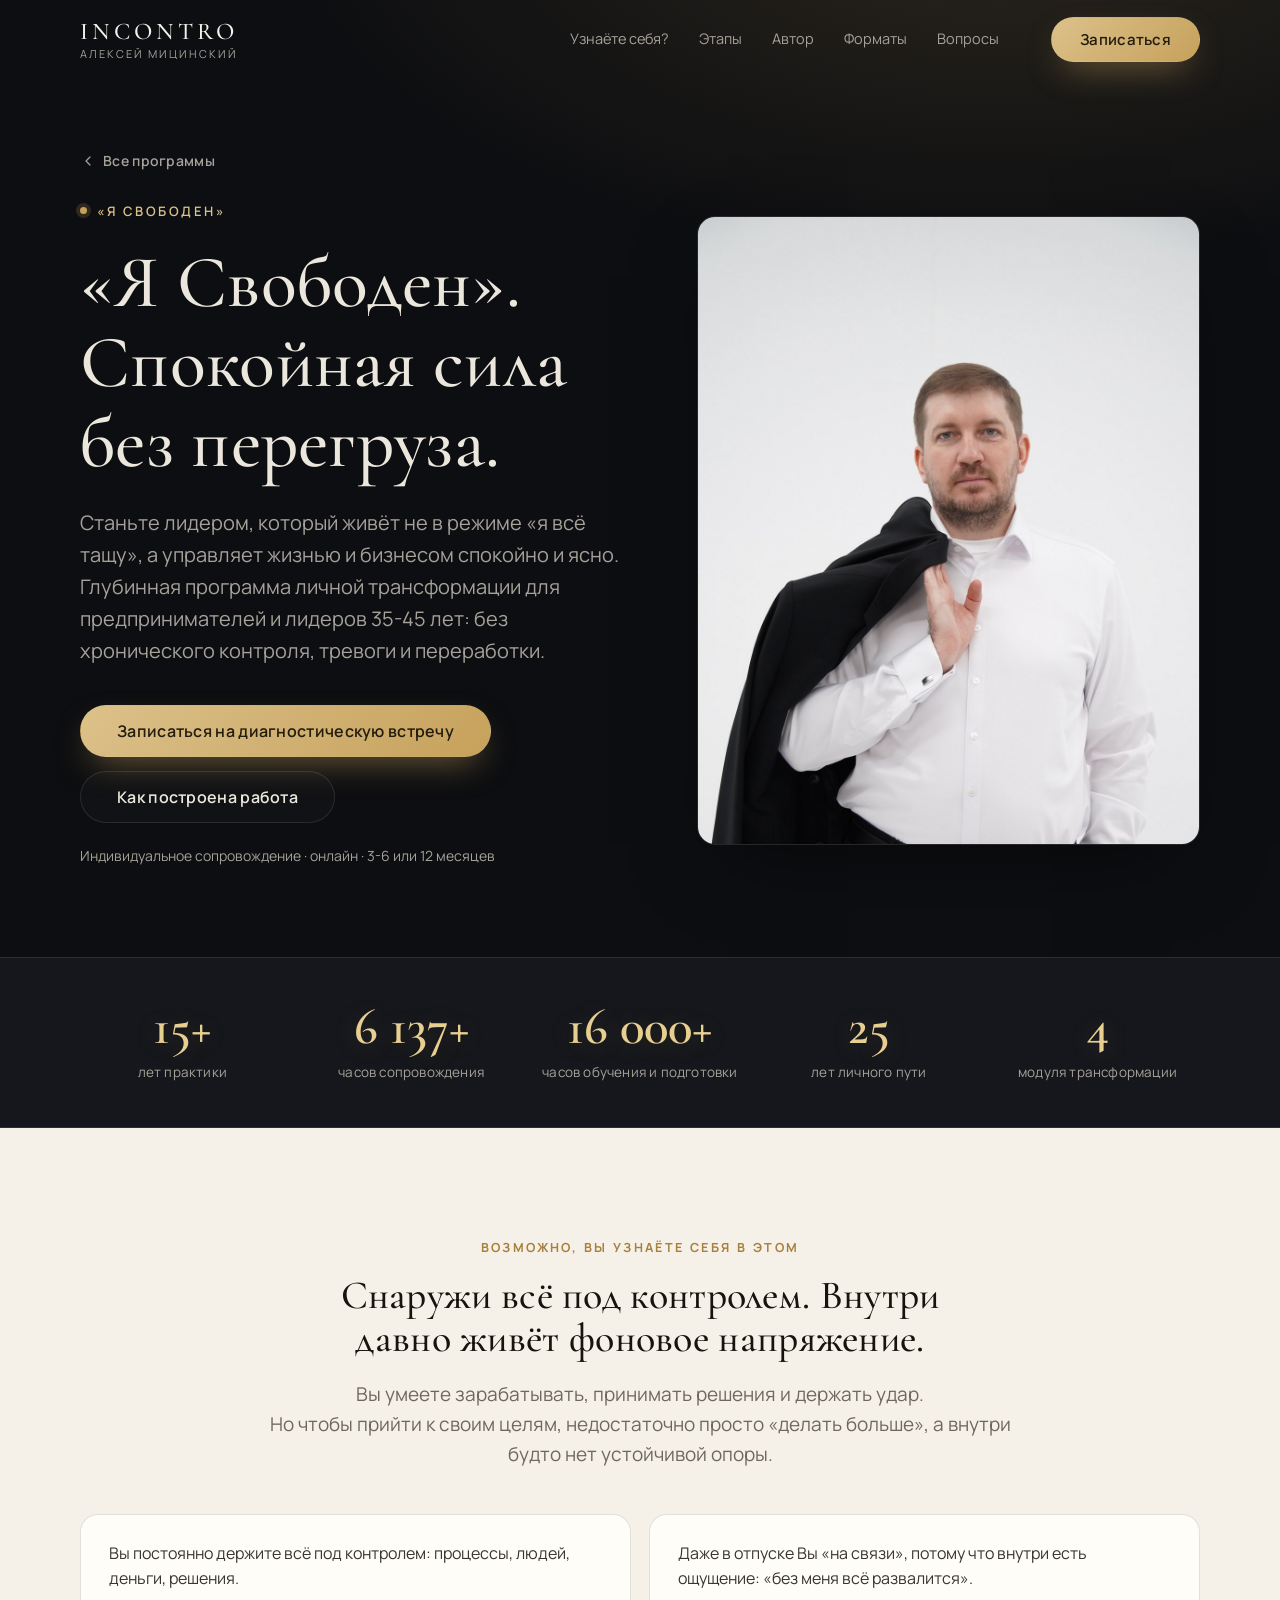
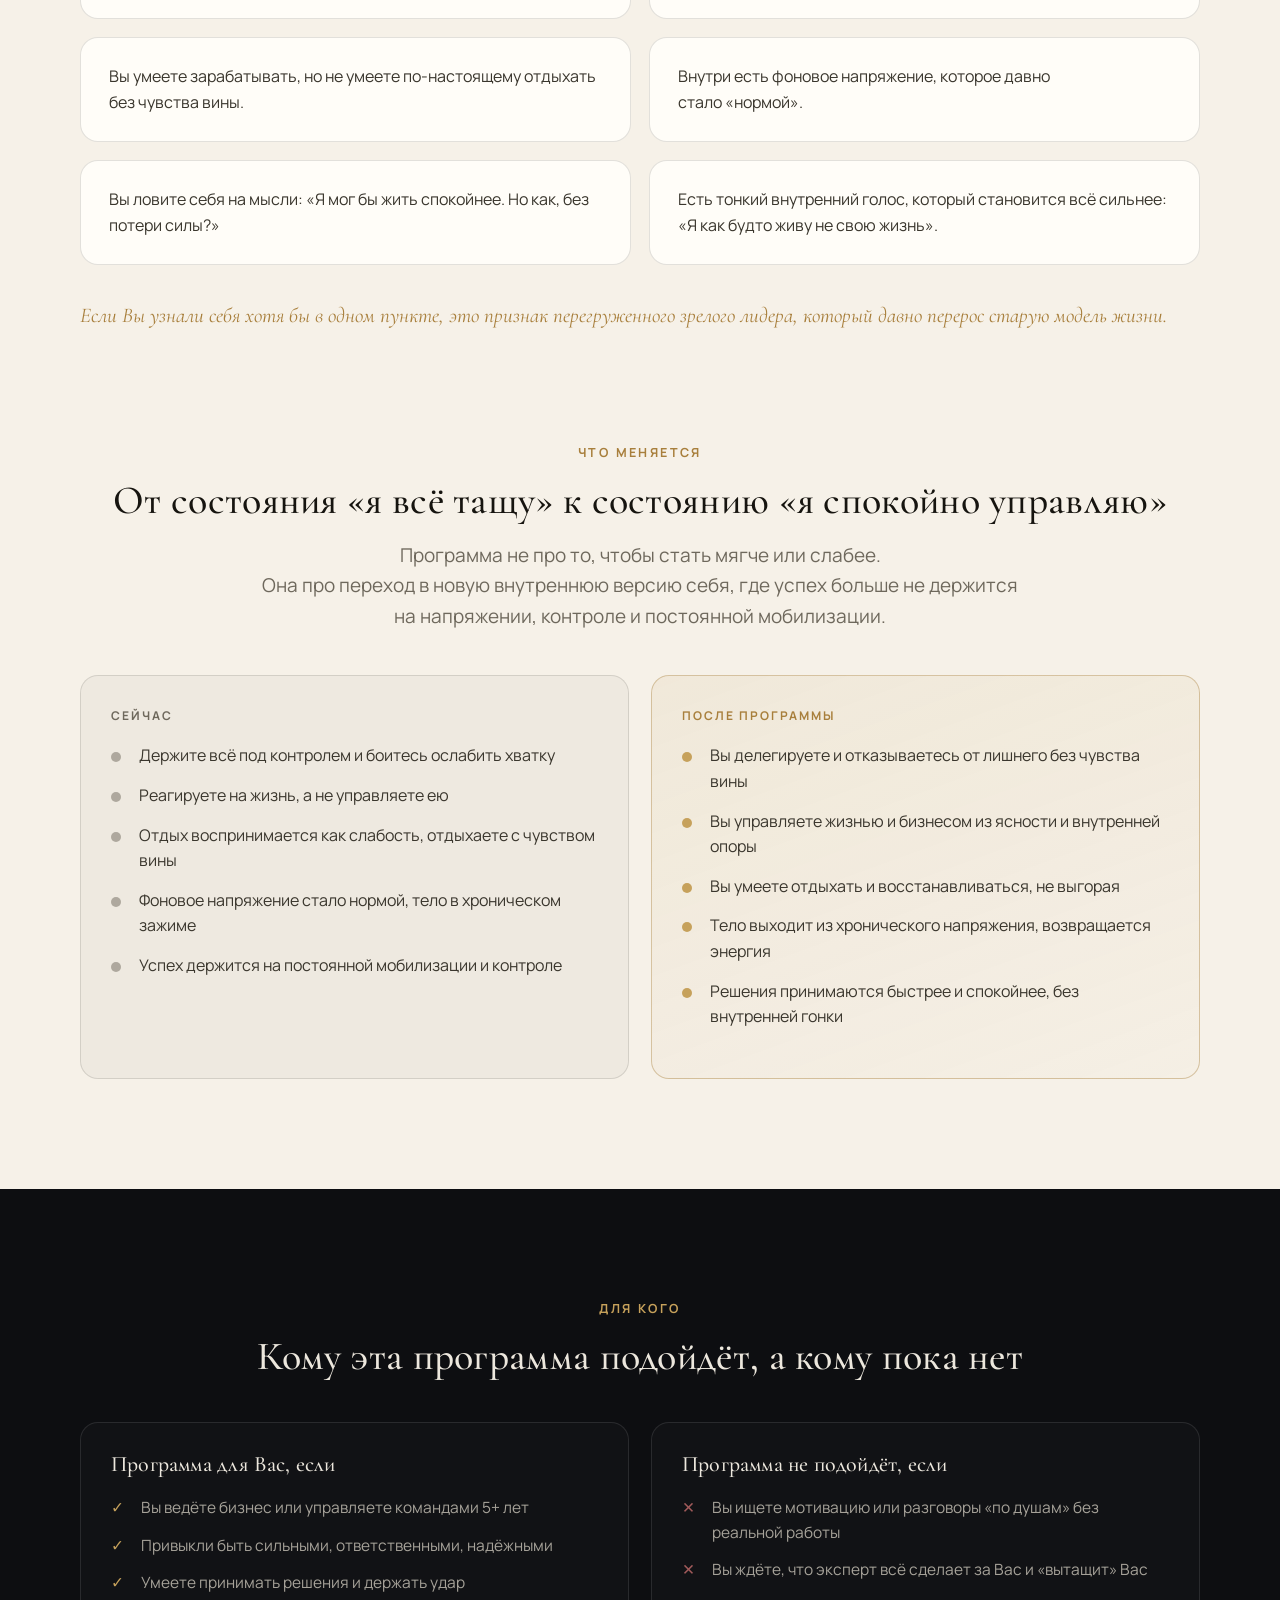
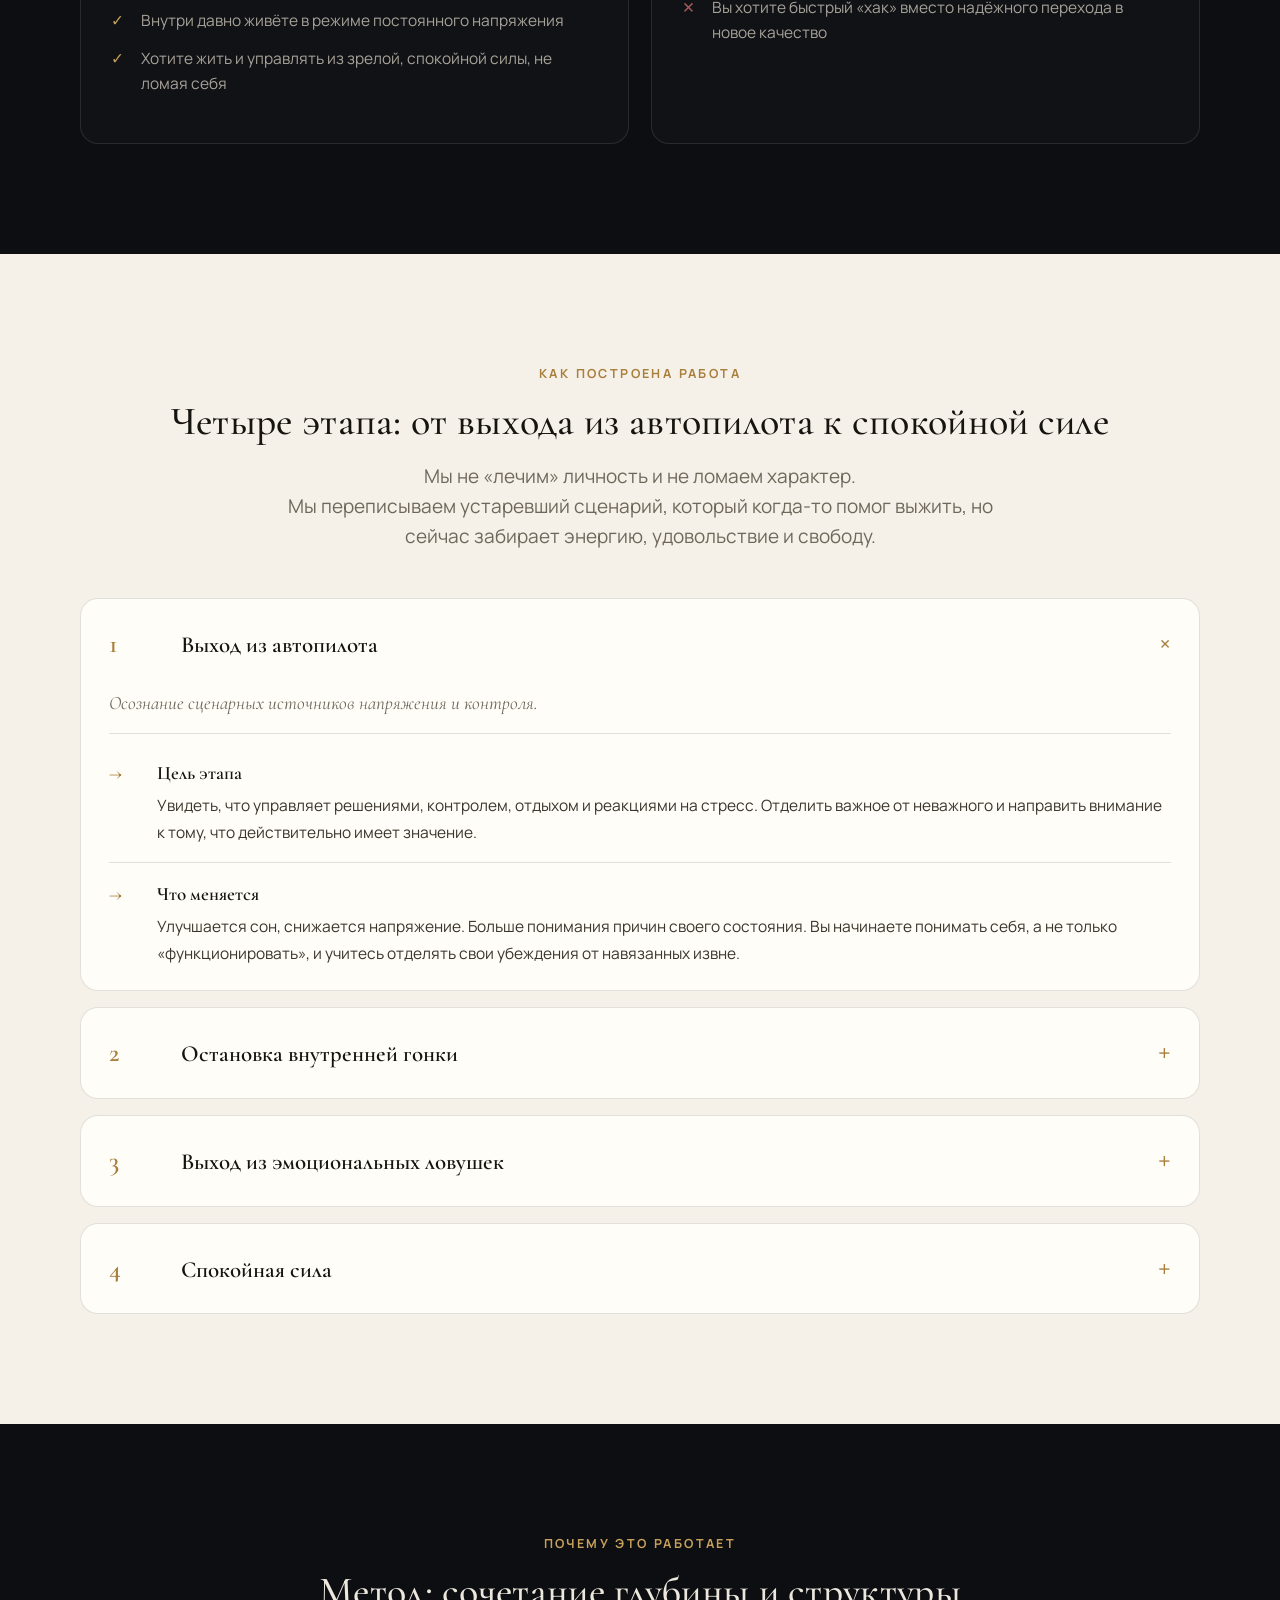
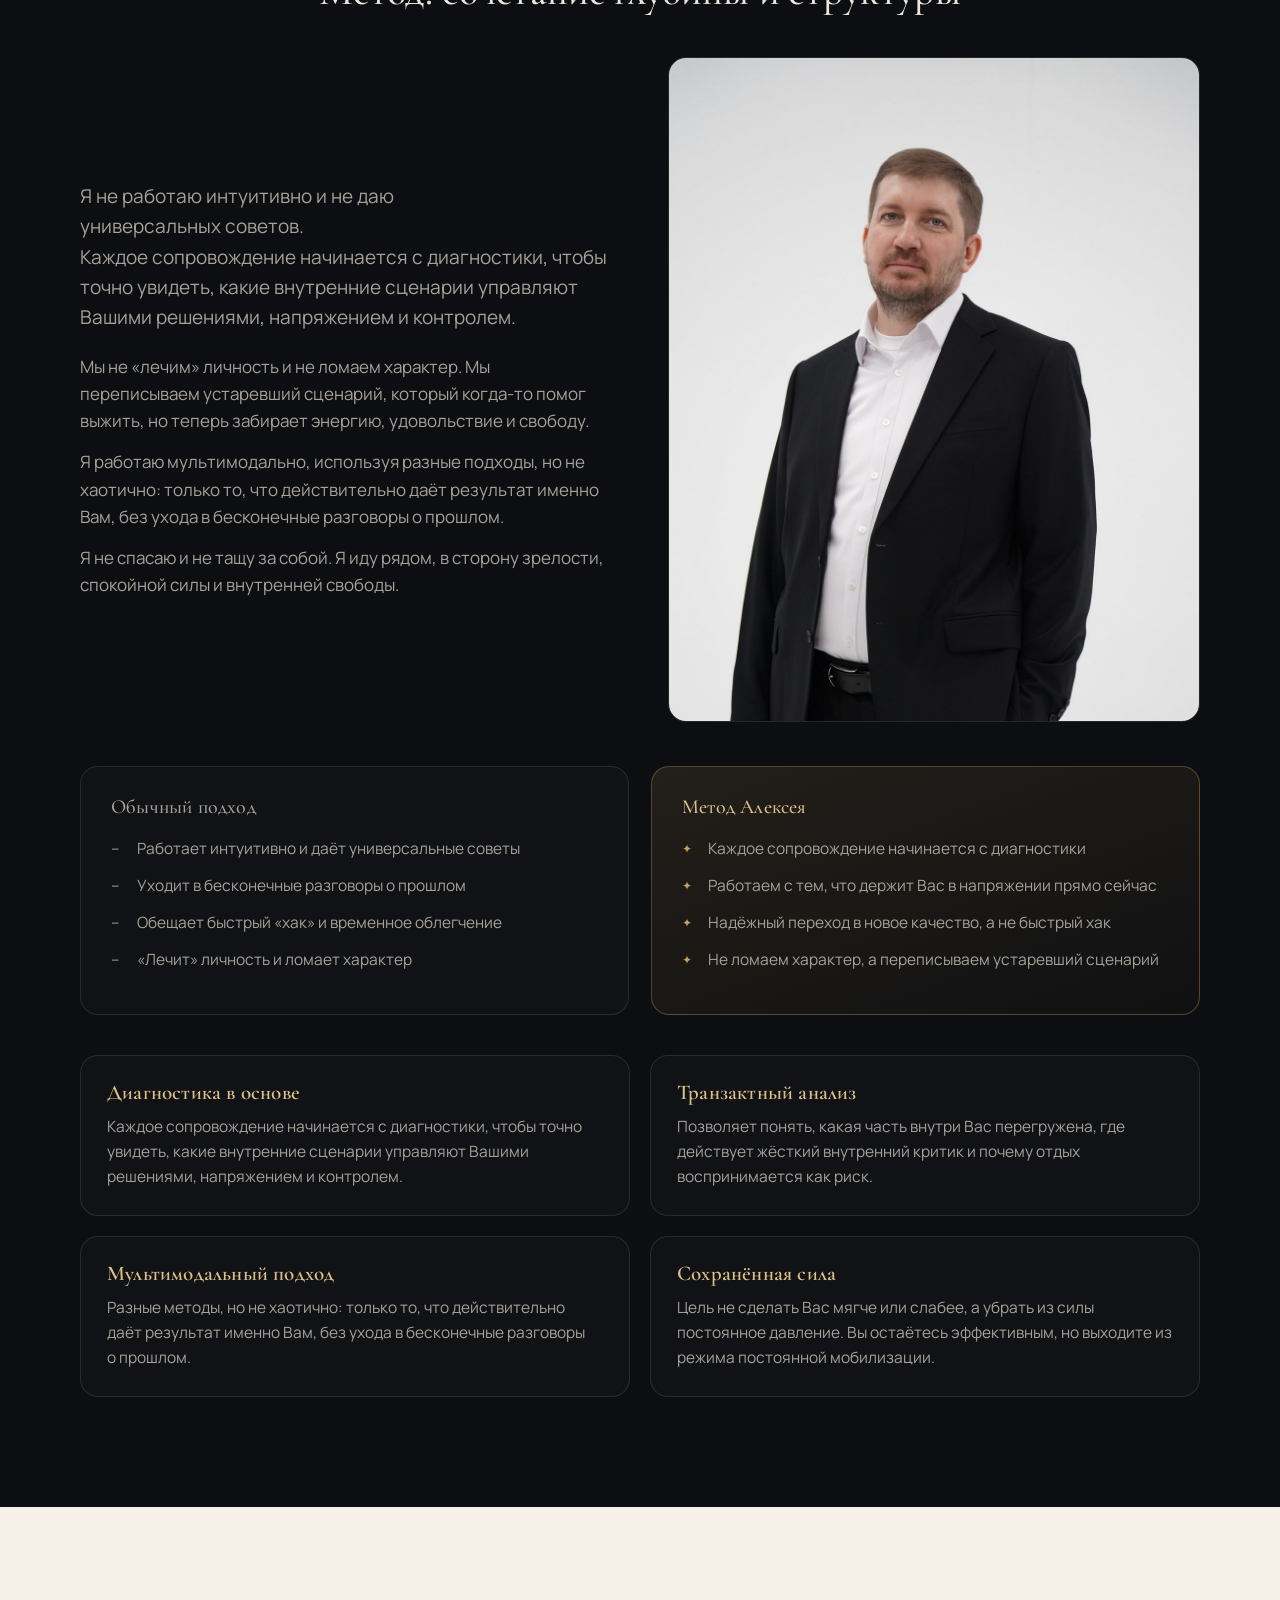
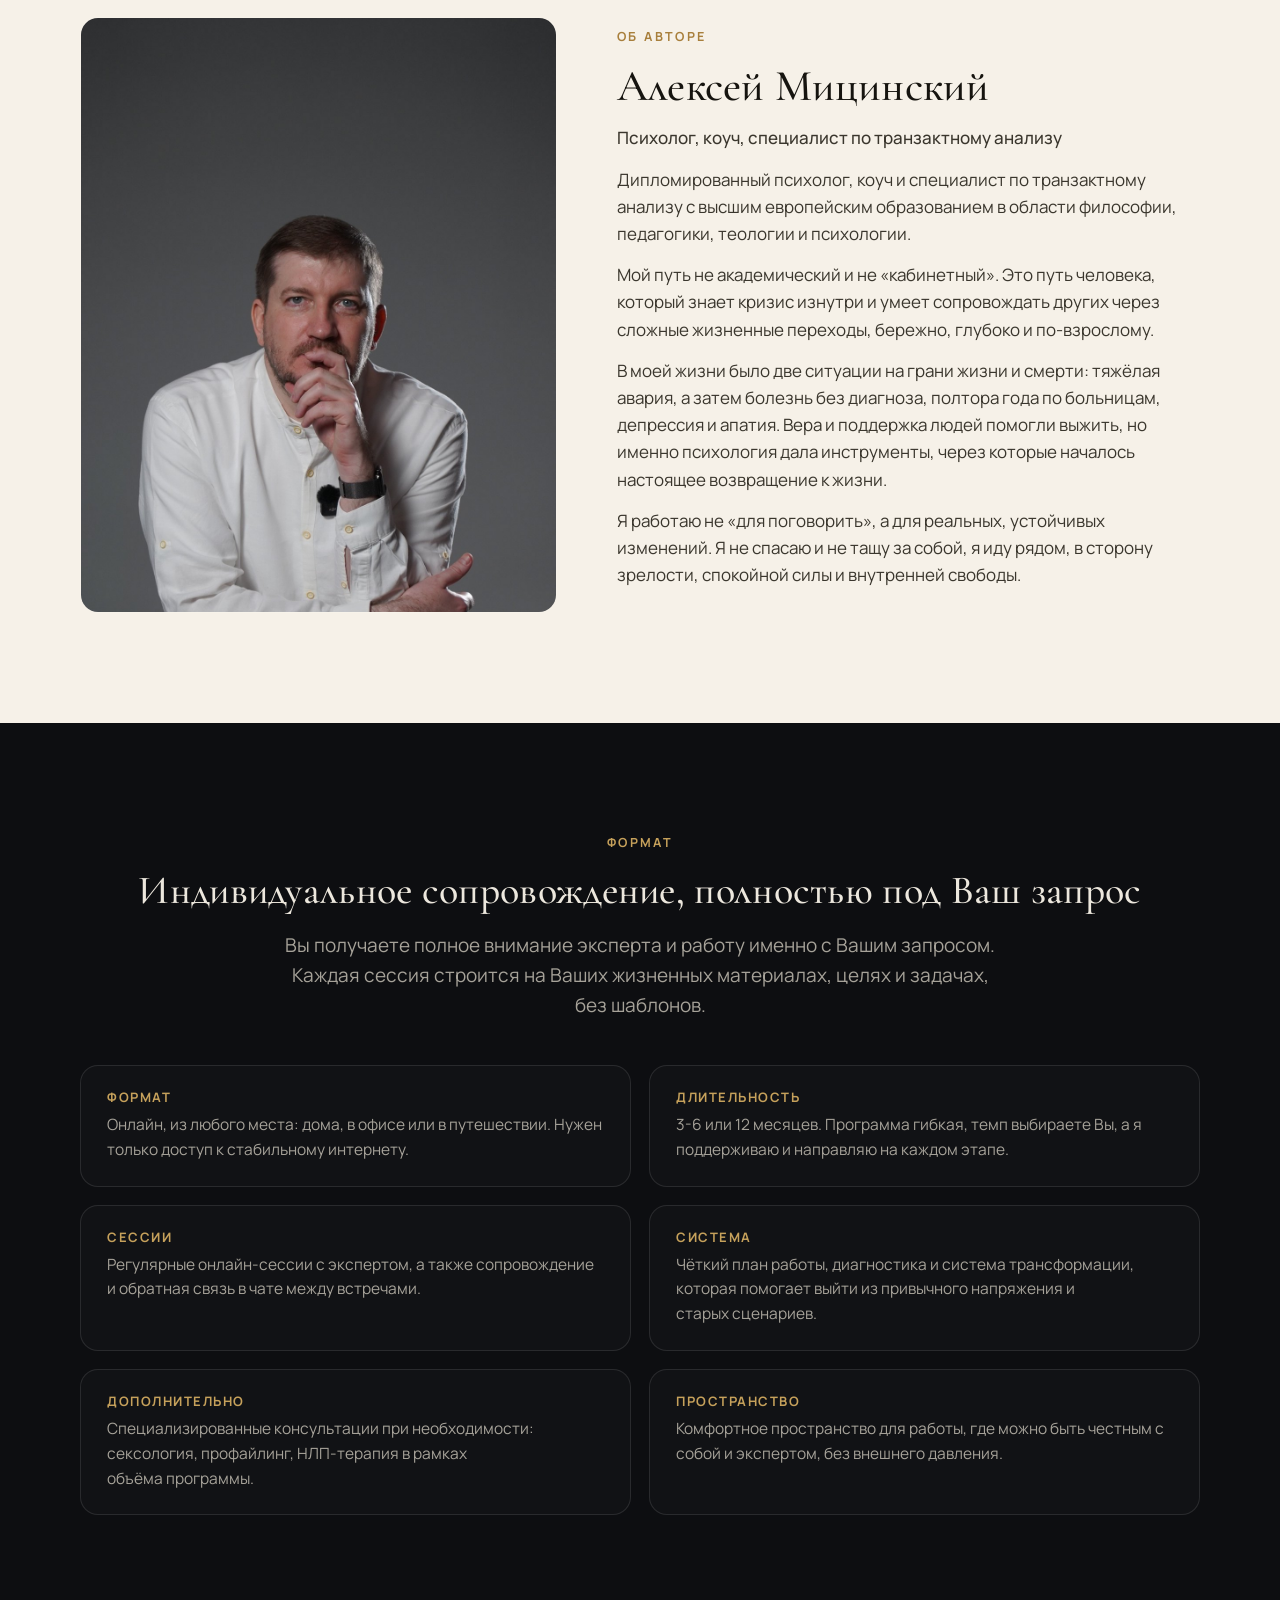
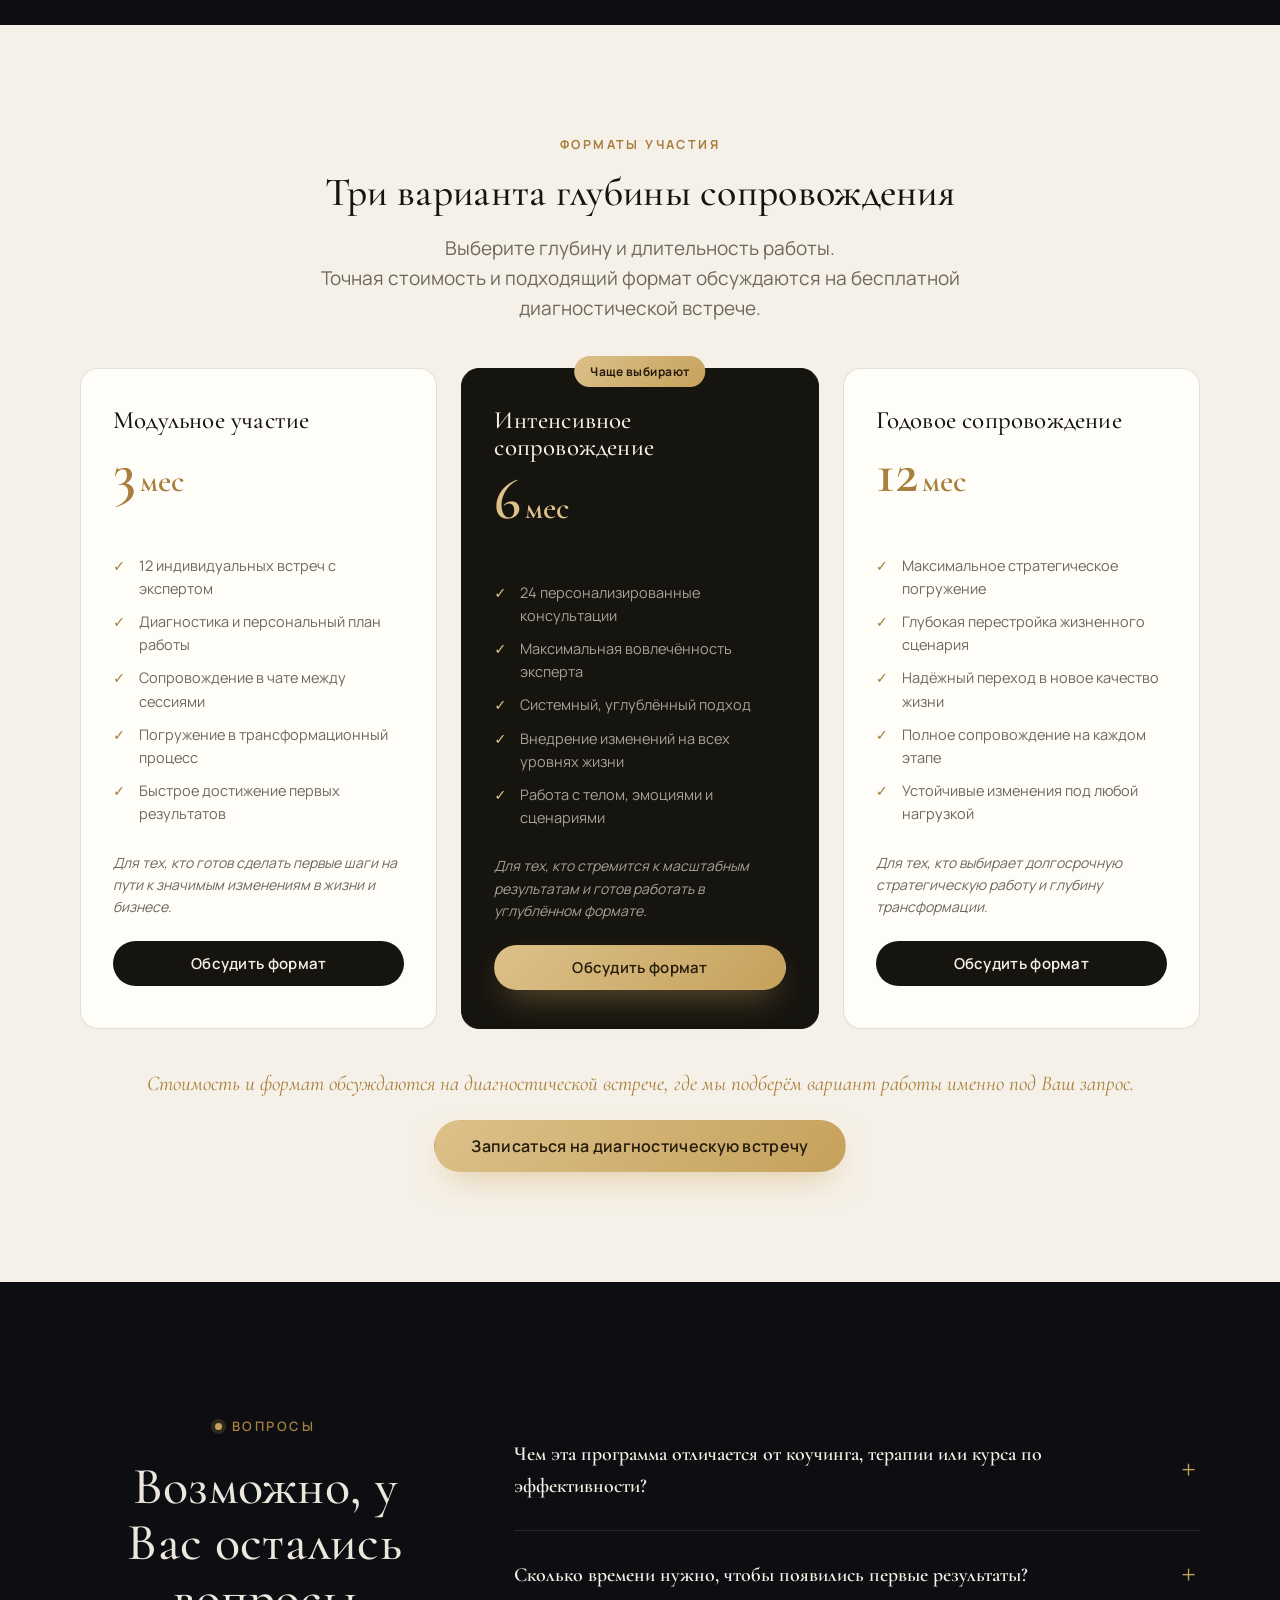
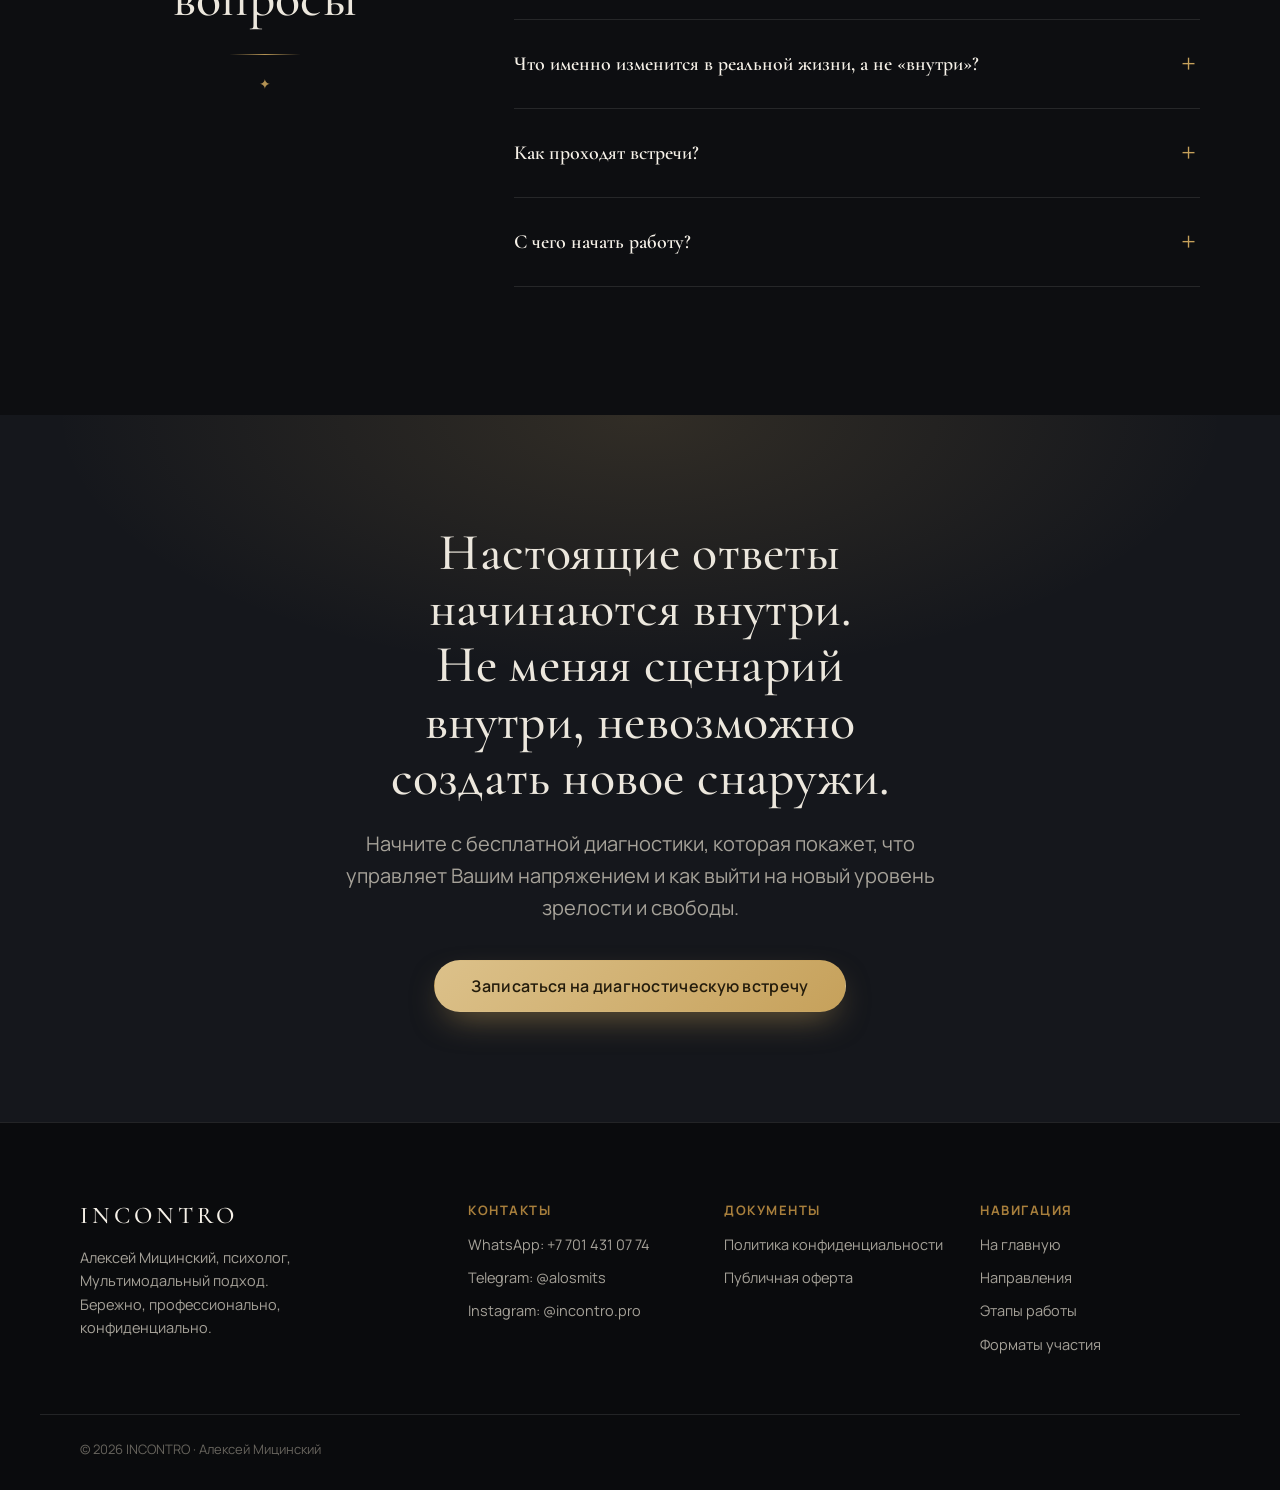
<file: svoboden.html>
<!DOCTYPE html>
<html lang="ru" class="js">
<head>
<meta charset="UTF-8">
<meta name="viewport" content="width=device-width, initial-scale=1.0">
<title>«Я Свободен» · Спокойная сила: взрослое лидерство без перегруза | INCONTRO</title>
<meta name="description" content="Глубинная программа личной трансформации с индивидуальным сопровождением для предпринимателей и лидеров 35-45 лет. От состояния «я всё тащу» к спокойному управлению жизнью и бизнесом. Автор: Алексей Мицинский.">
<meta name="theme-color" content="#0d0e11">
<meta property="og:title" content="«Я Свободен» · Взрослое лидерство без перегруза">
<meta property="og:description" content="Программа индивидуального сопровождения для лидеров. Спокойная сила вместо хронического контроля, тревоги и переработки.">
<meta property="og:type" content="website">
<meta property="og:locale" content="ru_RU">
<meta property="og:site_name" content="INCONTRO">
<link rel="icon" href="assets/img/favicon.svg" type="image/svg+xml">
<link rel="icon" href="assets/img/favicon-32.png" sizes="32x32" type="image/png">
<link rel="apple-touch-icon" href="assets/img/apple-touch-icon.png">
<link rel="preconnect" href="https://fonts.googleapis.com">
<link rel="preconnect" href="https://fonts.gstatic.com" crossorigin>
<link href="https://fonts.googleapis.com/css2?family=Cormorant+Garamond:ital,wght@0,400;0,500;0,600;1,400;1,500&family=Manrope:wght@300;400;500;600;700&display=swap" rel="stylesheet">
<link rel="stylesheet" href="styles.css?v=6">
<link rel="stylesheet" href="programs.css?v=6">
<!-- Yandex.Metrika counter -->
<script type="text/javascript">
  window.__YM_ID=108460385;
  (function(m,e,t,r,i,k,a){m[i]=m[i]||function(){(m[i].a=m[i].a||[]).push(arguments)};
  m[i].l=1*new Date();for(var j=0;j<document.scripts.length;j++){if(document.scripts[j].src===r){return;}}
  k=e.createElement(t),a=e.getElementsByTagName(t)[0],k.async=1,k.src=r,a.parentNode.insertBefore(k,a)})
  (window,document,"script","https://mc.yandex.ru/metrika/tag.js?id=108460385","ym");
  ym(108460385,"init",{ssr:true,webvisor:true,clickmap:true,ecommerce:"dataLayer",accurateTrackBounce:true,trackLinks:true});
</script>
<noscript><div><img src="https://mc.yandex.ru/watch/108460385" style="position:absolute; left:-9999px;" alt="" /></div></noscript>
<!-- /Yandex.Metrika counter -->
</head>
<body id="top">

<div class="scroll-progress" id="scrollProgress"></div>

<!-- Header -->
<header class="header" id="header">
  <div class="container header__inner">
    <a href="index.html" class="brand" aria-label="INCONTRO · на главную">
      <span class="brand__mark">INCONTRO</span>
      <span class="brand__sub">Алексей Мицинский</span>
    </a>
    <nav class="nav" id="nav">
      <a href="#problem" class="nav__link">Узнаёте себя?</a>
      <a href="#program" class="nav__link">Этапы</a>
      <a href="#author" class="nav__link">Автор</a>
      <a href="#tariffs" class="nav__link">Форматы</a>
      <a href="#faq" class="nav__link">Вопросы</a>
    </nav>
    <a href="https://wa.me/77014310774" target="_blank" rel="noopener" class="btn btn--gold header__cta">Записаться</a>
    <button class="burger" id="burger" aria-label="Меню" aria-expanded="false"><span></span><span></span><span></span></button>
  </div>
</header>

<!-- Hero -->
<section class="pp-hero pp-hero--split">
  <div class="container">
    <a href="index.html#directions" class="pp-back"><svg viewBox="0 0 24 24" fill="none"><path d="M15 6l-6 6 6 6" stroke="currentColor" stroke-width="1.8" stroke-linecap="round" stroke-linejoin="round"/></svg> Все программы</a>
    <div class="pp-hero__wrap" style="margin-top:22px">
      <div>
        <p class="eyebrow pp-hero__eyebrow"><span class="eyebrow__dot"></span> «Я Свободен»</p>
        <h1 class="pp-hero__title">«Я Свободен».<br>Спокойная сила без перегруза.</h1>
        <p class="pp-hero__sub">Станьте лидером, который живёт не в режиме «я всё тащу», а управляет жизнью и бизнесом спокойно и ясно. Глубинная программа личной трансформации для предпринимателей и лидеров 35-45 лет: без хронического контроля, тревоги и переработки.</p>
        <div class="pp-hero__cta">
          <a href="https://wa.me/77014310774" target="_blank" rel="noopener" class="btn btn--gold btn--lg">Записаться на диагностическую встречу</a>
          <a href="#program" class="btn btn--ghost btn--lg">Как построена работа</a>
        </div>
        <p class="pp-hero__meta">Индивидуальное сопровождение · онлайн · 3-6 или 12 месяцев</p>
      </div>
      <div class="pp-hero__media"><img src="assets/img/lead-suit.jpg" alt="Алексей Мицинский" loading="eager"></div>
    </div>
  </div>
</section>

<!-- Trust -->
<section class="pp-trust">
  <div class="container">
    <div class="pp-trust__grid reveal">
      <div><div class="pp-stat__n"><span data-count="15">0</span>+</div><div class="pp-stat__l">лет практики</div></div>
      <div><div class="pp-stat__n"><span data-count="6137">0</span>+</div><div class="pp-stat__l">часов сопровождения</div></div>
      <div><div class="pp-stat__n">16 000+</div><div class="pp-stat__l">часов обучения и подготовки</div></div>
      <div><div class="pp-stat__n"><span data-count="25">0</span></div><div class="pp-stat__l">лет личного пути</div></div>
      <div><div class="pp-stat__n">4</div><div class="pp-stat__l">модуля трансформации</div></div>
    </div>
  </div>
</section>

<!-- Problem -->
<section class="pp-sec pp-sec--light" id="problem">
  <div class="container">
    <span class="pp-kicker">Возможно, Вы узнаёте себя в этом</span>
    <h2 class="pp-h2">Снаружи всё под контролем. Внутри давно живёт фоновое напряжение.</h2>
    <p class="pp-lead">Вы умеете зарабатывать, принимать решения и держать удар.<br>Но чтобы прийти к своим целям, недостаточно просто «делать больше», а внутри будто нет устойчивой опоры.</p>
    <div class="pp-cards">
      <div class="pp-card"><p>Вы постоянно держите всё под контролем: процессы, людей, деньги, решения.</p></div>
      <div class="pp-card"><p>Даже в отпуске Вы «на связи», потому что внутри есть ощущение: «без меня всё развалится».</p></div>
      <div class="pp-card"><p>Вы умеете зарабатывать, но не умеете по-настоящему отдыхать без чувства вины.</p></div>
      <div class="pp-card"><p>Внутри есть фоновое напряжение, которое давно стало «нормой».</p></div>
      <div class="pp-card"><p>Вы ловите себя на мысли: «Я мог бы жить спокойнее. Но как, без потери силы?»</p></div>
      <div class="pp-card"><p>Есть тонкий внутренний голос, который становится всё сильнее: «Я как будто живу не свою жизнь».</p></div>
    </div>
    <p class="pp-note">Если Вы узнали себя хотя бы в одном пункте, это признак перегруженного зрелого лидера, который давно перерос старую модель жизни.</p>
  </div>
</section>

<!-- Before / after -->
<section class="pp-sec pp-sec--light" style="padding-top:0">
  <div class="container">
    <span class="pp-kicker">Что меняется</span>
    <h2 class="pp-h2">От состояния «я всё тащу» к состоянию «я спокойно управляю»</h2>
    <p class="pp-lead">Программа не про то, чтобы стать мягче или слабее.<br>Она про переход в новую внутреннюю версию себя, где успех больше не держится на напряжении, контроле и постоянной мобилизации.</p>
    <div class="pp-ba">
      <div class="pp-ba__col pp-ba__a">
        <span class="pp-ba__tag">Сейчас</span>
        <ul>
          <li>Держите всё под контролем и боитесь ослабить хватку</li>
          <li>Реагируете на жизнь, а не управляете ею</li>
          <li>Отдых воспринимается как слабость, отдыхаете с чувством вины</li>
          <li>Фоновое напряжение стало нормой, тело в хроническом зажиме</li>
          <li>Успех держится на постоянной мобилизации и контроле</li>
        </ul>
      </div>
      <div class="pp-ba__col pp-ba__b">
        <span class="pp-ba__tag">После программы</span>
        <ul>
          <li>Вы делегируете и отказываетесь от лишнего без чувства вины</li>
          <li>Вы управляете жизнью и бизнесом из ясности и внутренней опоры</li>
          <li>Вы умеете отдыхать и восстанавливаться, не выгорая</li>
          <li>Тело выходит из хронического напряжения, возвращается энергия</li>
          <li>Решения принимаются быстрее и спокойнее, без внутренней гонки</li>
        </ul>
      </div>
    </div>
  </div>
</section>

<!-- Audience -->
<section class="pp-sec">
  <div class="container">
    <span class="pp-kicker">Для кого</span>
    <h2 class="pp-h2">Кому эта программа подойдёт, а кому пока нет</h2>
    <div class="pp-aud">
      <div class="pp-aud__box pp-aud__yes">
        <h3>Программа для Вас, если</h3>
        <ul>
          <li>Вы ведёте бизнес или управляете командами 5+ лет</li>
          <li>Привыкли быть сильными, ответственными, надёжными</li>
          <li>Умеете принимать решения и держать удар</li>
          <li>Внутри давно живёте в режиме постоянного напряжения</li>
          <li>Хотите жить и управлять из зрелой, спокойной силы, не ломая себя</li>
        </ul>
      </div>
      <div class="pp-aud__box pp-aud__no">
        <h3>Программа не подойдёт, если</h3>
        <ul>
          <li>Вы ищете мотивацию или разговоры «по душам» без реальной работы</li>
          <li>Вы ждёте, что эксперт всё сделает за Вас и «вытащит» Вас</li>
          <li>Вы хотите быстрый «хак» вместо надёжного перехода в новое качество</li>
        </ul>
      </div>
    </div>
  </div>
</section>

<!-- Program / stages -->
<section class="pp-sec pp-sec--light" id="program">
  <div class="container">
    <span class="pp-kicker">Как построена работа</span>
    <h2 class="pp-h2">Четыре этапа: от выхода из автопилота к спокойной силе</h2>
    <p class="pp-lead">Мы не «лечим» личность и не ломаем характер.<br>Мы переписываем устаревший сценарий, который когда-то помог выжить, но сейчас забирает энергию, удовольствие и свободу.</p>
    <div class="pp-mods">
      <details class="pp-mod" open>
        <summary><span class="pp-mod__rom">1</span><span class="pp-mod__ttl">Выход из автопилота</span><span class="pp-mod__sign">+</span></summary>
        <div class="pp-mod__body">
          <p class="pp-mod__intro">Осознание сценарных источников напряжения и контроля.</p>
          <div class="pp-lesson"><span class="pp-lesson__n">→</span><span class="pp-lesson__t"><b>Цель этапа</b><span>Увидеть, что управляет решениями, контролем, отдыхом и реакциями на стресс. Отделить важное от неважного и направить внимание к тому, что действительно имеет значение.</span></span></div>
          <div class="pp-lesson"><span class="pp-lesson__n">→</span><span class="pp-lesson__t"><b>Что меняется</b><span>Улучшается сон, снижается напряжение. Больше понимания причин своего состояния. Вы начинаете понимать себя, а не только «функционировать», и учитесь отделять свои убеждения от навязанных извне.</span></span></div>
        </div>
      </details>
      <details class="pp-mod">
        <summary><span class="pp-mod__rom">2</span><span class="pp-mod__ttl">Остановка внутренней гонки</span><span class="pp-mod__sign">+</span></summary>
        <div class="pp-mod__body">
          <p class="pp-mod__intro">Переход к жизни в своём ритме.</p>
          <div class="pp-lesson"><span class="pp-lesson__n">→</span><span class="pp-lesson__t"><b>Цель этапа</b><span>Исследовать Ваши характеристики и стили поведения, а также способы взаимодействия с окружением и людьми на основе Личностных Адаптаций.</span></span></div>
          <div class="pp-lesson"><span class="pp-lesson__n">→</span><span class="pp-lesson__t"><b>Что меняется</b><span>Возникает уважение к своим потребностям вместо борьбы с ними. Внутренняя гонка стихает, появляется место для спокойствия. «Я могу быть эффективным не через напряжение, а через зрелость и ясность».</span></span></div>
        </div>
      </details>
      <details class="pp-mod">
        <summary><span class="pp-mod__rom">3</span><span class="pp-mod__ttl">Выход из эмоциональных ловушек</span><span class="pp-mod__sign">+</span></summary>
        <div class="pp-mod__body">
          <p class="pp-mod__intro">Восстановление энергии и свободы чувств.</p>
          <div class="pp-lesson"><span class="pp-lesson__n">→</span><span class="pp-lesson__t"><b>Цель этапа</b><span>Освобождение от эмоциональных ловушек, которые крадут энергию и время, и понимание того, что именно каждый раз запускает деструктивные реакции.</span></span></div>
          <div class="pp-lesson"><span class="pp-lesson__n">→</span><span class="pp-lesson__t"><b>Что меняется</b><span>Больше ясности: выдержанные границы и чёткие задачи. Общение с командой, близкими и партнёрами становится спокойнее. Тело расслабляется, появляется энергия. «Я больше не реагирую автоматически. Я выбираю, как себя вести».</span></span></div>
        </div>
      </details>
      <details class="pp-mod">
        <summary><span class="pp-mod__rom">4</span><span class="pp-mod__ttl">Спокойная сила</span><span class="pp-mod__sign">+</span></summary>
        <div class="pp-mod__body">
          <p class="pp-mod__intro">Устойчивая коммуникация и ясные решения.</p>
          <div class="pp-lesson"><span class="pp-lesson__n">→</span><span class="pp-lesson__t"><b>Цель этапа</b><span>Научиться выстраивать эффективное общение, прогнозировать появление стресса, распознавать реакции на него и предвидеть возможное поведение в стрессе.</span></span></div>
          <div class="pp-lesson"><span class="pp-lesson__n">→</span><span class="pp-lesson__t"><b>Что меняется</b><span>Возникает состояние спокойной силы. Улучшается качество отношений и решений. Исчезают эмоциональные качели и ментальный перегрев, восстановление становится нормой. «Я в ресурсе, я спокоен, я управляю, без борьбы с собой».</span></span></div>
        </div>
      </details>
    </div>
  </div>
</section>

<!-- Methodology -->
<section class="pp-sec">
  <div class="container">
    <span class="pp-kicker">Почему это работает</span>
    <h2 class="pp-h2">Метод: сочетание глубины и структуры</h2>
    <div class="pp-split" style="margin-top:44px">
      <div>
        <p class="pp-lead" style="margin-top:0">Я не работаю интуитивно и не даю универсальных советов.<br>Каждое сопровождение начинается с диагностики, чтобы точно увидеть, какие внутренние сценарии управляют Вашими решениями, напряжением и контролем.</p>
        <p style="color:var(--muted-d);margin-top:20px">Мы не «лечим» личность и не ломаем характер. Мы переписываем устаревший сценарий, который когда-то помог выжить, но теперь забирает энергию, удовольствие и свободу.</p>
        <p style="color:var(--muted-d);margin-top:14px">Я работаю мультимодально, используя разные подходы, но не хаотично: только то, что действительно даёт результат именно Вам, без ухода в бесконечные разговоры о прошлом.</p>
        <p style="color:var(--muted-d);margin-top:14px">Я не спасаю и не тащу за собой. Я иду рядом, в сторону зрелости, спокойной силы и внутренней свободы.</p>
      </div>
      <div class="pp-split__media"><img src="assets/img/standing-2.jpg" alt="Алексей Мицинский в работе" loading="lazy"></div>
    </div>
    <div class="pp-method">
      <div class="pp-method__col pp-method__col--x">
        <h3>Обычный подход</h3>
        <ul>
          <li>Работает интуитивно и даёт универсальные советы</li>
          <li>Уходит в бесконечные разговоры о прошлом</li>
          <li>Обещает быстрый «хак» и временное облегчение</li>
          <li>«Лечит» личность и ломает характер</li>
        </ul>
      </div>
      <div class="pp-method__col pp-method__col--v">
        <h3>Метод Алексея</h3>
        <ul>
          <li>Каждое сопровождение начинается с диагностики</li>
          <li>Работаем с тем, что держит Вас в напряжении прямо сейчас</li>
          <li>Надёжный переход в новое качество, а не быстрый хак</li>
          <li>Не ломаем характер, а переписываем устаревший сценарий</li>
        </ul>
      </div>
    </div>
    <div class="pp-keys">
      <div class="pp-key"><h4>Диагностика в основе</h4><p>Каждое сопровождение начинается с диагностики, чтобы точно увидеть, какие внутренние сценарии управляют Вашими решениями, напряжением и контролем.</p></div>
      <div class="pp-key"><h4>Транзактный анализ</h4><p>Позволяет понять, какая часть внутри Вас перегружена, где действует жёсткий внутренний критик и почему отдых воспринимается как риск.</p></div>
      <div class="pp-key"><h4>Мультимодальный подход</h4><p>Разные методы, но не хаотично: только то, что действительно даёт результат именно Вам, без ухода в бесконечные разговоры о прошлом.</p></div>
      <div class="pp-key"><h4>Сохранённая сила</h4><p>Цель не сделать Вас мягче или слабее, а убрать из силы постоянное давление. Вы остаётесь эффективным, но выходите из режима постоянной мобилизации.</p></div>
    </div>
  </div>
</section>

<!-- Author -->
<section class="pp-sec pp-sec--light" id="author">
  <div class="container pp-author">
    <div class="pp-author__photo"><img src="assets/img/prog-author-svob.jpg" alt="Алексей Мицинский" loading="lazy"></div>
    <div>
      <span class="pp-kicker">Об авторе</span>
      <h2 class="pp-author__name">Алексей Мицинский</h2>
      <p class="pp-author__role">Психолог, коуч, специалист по транзактному анализу</p>
      <p>Дипломированный психолог, коуч и специалист по транзактному анализу с высшим европейским образованием в области философии, педагогики, теологии и психологии.</p>
      <p>Мой путь не академический и не «кабинетный». Это путь человека, который знает кризис изнутри и умеет сопровождать других через сложные жизненные переходы, бережно, глубоко и по-взрослому.</p>
      <p>В моей жизни было две ситуации на грани жизни и смерти: тяжёлая авария, а затем болезнь без диагноза, полтора года по больницам, депрессия и апатия. Вера и поддержка людей помогли выжить, но именно психология дала инструменты, через которые началось настоящее возвращение к жизни.</p>
      <p>Я работаю не «для поговорить», а для реальных, устойчивых изменений. Я не спасаю и не тащу за собой, я иду рядом, в сторону зрелости, спокойной силы и внутренней свободы.</p>
    </div>
  </div>
</section>

<!-- Format -->
<section class="pp-sec">
  <div class="container">
    <span class="pp-kicker">Формат</span>
    <h2 class="pp-h2">Индивидуальное сопровождение, полностью под Ваш запрос</h2>
    <p class="pp-lead">Вы получаете полное внимание эксперта и работу именно с Вашим запросом.<br>Каждая сессия строится на Ваших жизненных материалах, целях и задачах, без шаблонов.</p>
    <div class="pp-format">
      <div class="pp-fmt"><h4>Формат</h4><p>Онлайн, из любого места: дома, в офисе или в путешествии. Нужен только доступ к стабильному интернету.</p></div>
      <div class="pp-fmt"><h4>Длительность</h4><p>3-6 или 12 месяцев. Программа гибкая, темп выбираете Вы, а я поддерживаю и направляю на каждом этапе.</p></div>
      <div class="pp-fmt"><h4>Сессии</h4><p>Регулярные онлайн-сессии с экспертом, а также сопровождение и обратная связь в чате между встречами.</p></div>
      <div class="pp-fmt"><h4>Система</h4><p>Чёткий план работы, диагностика и система трансформации, которая помогает выйти из привычного напряжения и старых сценариев.</p></div>
      <div class="pp-fmt"><h4>Дополнительно</h4><p>Специализированные консультации при необходимости: сексология, профайлинг, НЛП-терапия в рамках объёма программы.</p></div>
      <div class="pp-fmt"><h4>Пространство</h4><p>Комфортное пространство для работы, где можно быть честным с собой и экспертом, без внешнего давления.</p></div>
    </div>
  </div>
</section>

<!-- Tariffs / formats -->
<section class="pp-sec pp-sec--light" id="tariffs">
  <div class="container pp-sec--center">
    <span class="pp-kicker">Форматы участия</span>
    <h2 class="pp-h2">Три варианта глубины сопровождения</h2>
    <p class="pp-lead">Выберите глубину и длительность работы.<br>Точная стоимость и подходящий формат обсуждаются на бесплатной диагностической встрече.</p>
    <div class="price__grid" style="margin-top:44px;text-align:left">
      <article class="price">
        <h3 class="price__name">Модульное участие</h3>
        <div class="price__val">3<span class="price__cur"> мес</span></div>
        <ul class="pp-tariff__list">
          <li>12 индивидуальных встреч с экспертом</li>
          <li>Диагностика и персональный план работы</li>
          <li>Сопровождение в чате между сессиями</li>
          <li>Погружение в трансформационный процесс</li>
          <li>Быстрое достижение первых результатов</li>
        </ul>
        <p class="pp-tariff__for">Для тех, кто готов сделать первые шаги на пути к значимым изменениям в жизни и бизнесе.</p>
        <a href="https://wa.me/77014310774" target="_blank" rel="noopener" class="btn btn--dark btn--block" style="margin-top:22px">Обсудить формат</a>
      </article>
      <article class="price price--feat">
        <span class="price__tag">Чаще выбирают</span>
        <h3 class="price__name">Интенсивное сопровождение</h3>
        <div class="price__val">6<span class="price__cur"> мес</span></div>
        <ul class="pp-tariff__list">
          <li>24 персонализированные консультации</li>
          <li>Максимальная вовлечённость эксперта</li>
          <li>Системный, углублённый подход</li>
          <li>Внедрение изменений на всех уровнях жизни</li>
          <li>Работа с телом, эмоциями и сценариями</li>
        </ul>
        <p class="pp-tariff__for">Для тех, кто стремится к масштабным результатам и готов работать в углублённом формате.</p>
        <a href="https://wa.me/77014310774" target="_blank" rel="noopener" class="btn btn--gold btn--block" style="margin-top:22px">Обсудить формат</a>
      </article>
      <article class="price">
        <h3 class="price__name">Годовое сопровождение</h3>
        <div class="price__val">12<span class="price__cur"> мес</span></div>
        <ul class="pp-tariff__list">
          <li>Максимальное стратегическое погружение</li>
          <li>Глубокая перестройка жизненного сценария</li>
          <li>Надёжный переход в новое качество жизни</li>
          <li>Полное сопровождение на каждом этапе</li>
          <li>Устойчивые изменения под любой нагрузкой</li>
        </ul>
        <p class="pp-tariff__for">Для тех, кто выбирает долгосрочную стратегическую работу и глубину трансформации.</p>
        <a href="https://wa.me/77014310774" target="_blank" rel="noopener" class="btn btn--dark btn--block" style="margin-top:22px">Обсудить формат</a>
      </article>
    </div>
    <p class="pp-note" style="margin-top:38px">Стоимость и формат обсуждаются на диагностической встрече, где мы подберём вариант работы именно под Ваш запрос.</p>
    <div style="margin-top:20px"><a href="https://wa.me/77014310774" target="_blank" rel="noopener" class="btn btn--gold btn--lg">Записаться на диагностическую встречу</a></div>
  </div>
</section>

<!-- FAQ -->
<section class="faq section" id="faq">
  <div class="container faq__wrap">
    <header class="section__head reveal" style="text-align:center">
      <p class="eyebrow eyebrow--dark"><span class="eyebrow__dot"></span> Вопросы</p>
      <h2 class="section__title">Возможно, у Вас остались вопросы</h2>
    </header>
    <div class="faq__list reveal">
      <details class="faq__item"><summary>Чем эта программа отличается от коучинга, терапии или курса по эффективности?</summary><p>Это не мотивация и не «поговорить о чувствах». Мы работаем с внутренним сценарием, из-за которого Вы живёте в режиме постоянного напряжения и контроля. Результат не временное облегчение, а устойчивые изменения, которые остаются с Вами и под нагрузкой: в бизнесе, семье, кризисах.</p></details>
      <details class="faq__item"><summary>Сколько времени нужно, чтобы появились первые результаты?</summary><p>Первые ощутимые изменения обычно появляются уже в первые недели: улучшается сон, снижается фоновое напряжение, появляется ясность и собранность. Глубокая перестройка сценария требует времени, поэтому программа длится 6-12 месяцев. Это не быстрый «хак», а надёжный переход в новое качество жизни.</p></details>
      <details class="faq__item"><summary>Что именно изменится в реальной жизни, а не «внутри»?</summary><p>Вы перестаёте тащить всё на себе и начинаете делегировать без вины. Решения принимаются быстрее и спокойнее, отношения с людьми становятся прямыми и ясными, без игр. Это изменения, которые влияют на доход, команду, семью и здоровье.</p></details>
      <details class="faq__item"><summary>Как проходят встречи?</summary><p>Онлайн, из любого места. Нужен только доступ к стабильному интернету. Между сессиями доступны сопровождение и обратная связь в чате.</p></details>
      <details class="faq__item"><summary>С чего начать работу?</summary><p>С бесплатной диагностической встречи. Она поможет увидеть Ваши цели и задачи, оценить текущую ситуацию и выбрать формат работы, который подходит именно Вам.</p></details>
    </div>
  </div>
</section>

<!-- Final CTA -->
<section class="pp-sec pp-final">
  <div class="container">
    <h2 class="pp-final__title reveal">Настоящие ответы начинаются внутри. Не меняя сценарий внутри, невозможно создать новое снаружи.</h2>
    <p class="pp-final__sub reveal">Начните с бесплатной диагностики, которая покажет, что управляет Вашим напряжением и как выйти на новый уровень зрелости и свободы.</p>
    <a href="https://wa.me/77014310774" target="_blank" rel="noopener" class="btn btn--gold btn--lg reveal">Записаться на диагностическую встречу</a>
  </div>
</section>

<!-- Footer -->
<footer class="footer" id="contacts">
  <div class="container footer__grid">
    <div class="footer__brand">
      <span class="brand__mark">INCONTRO</span>
      <p>Алексей Мицинский, психолог, Мультимодальный подход.<br>Бережно, профессионально, конфиденциально.</p>
    </div>
    <div class="footer__col">
      <h4>Контакты</h4>
      <a href="https://wa.me/77014310774" target="_blank" rel="noopener">WhatsApp: +7 701 431 07 74</a>
      <a href="https://t.me/alosmits" target="_blank" rel="noopener">Telegram: @alosmits</a>
      <a href="https://instagram.com/incontro.pro" target="_blank" rel="noopener">Instagram: @incontro.pro</a>
    </div>
    <div class="footer__col">
      <h4>Документы</h4>
      <a href="privacy.html" target="_blank">Политика конфиденциальности</a>
      <a href="oferta.html" target="_blank">Публичная оферта</a>
    </div>
    <div class="footer__col">
      <h4>Навигация</h4>
      <a href="index.html">На главную</a>
      <a href="index.html#directions">Направления</a>
      <a href="#program">Этапы работы</a>
      <a href="#tariffs">Форматы участия</a>
    </div>
  </div>
  <div class="container footer__bottom"><p>© <span id="year"></span> INCONTRO · Алексей Мицинский</p></div>
</footer>

<script src="script.js?v=6"></script>
</body>
</html>
</file>
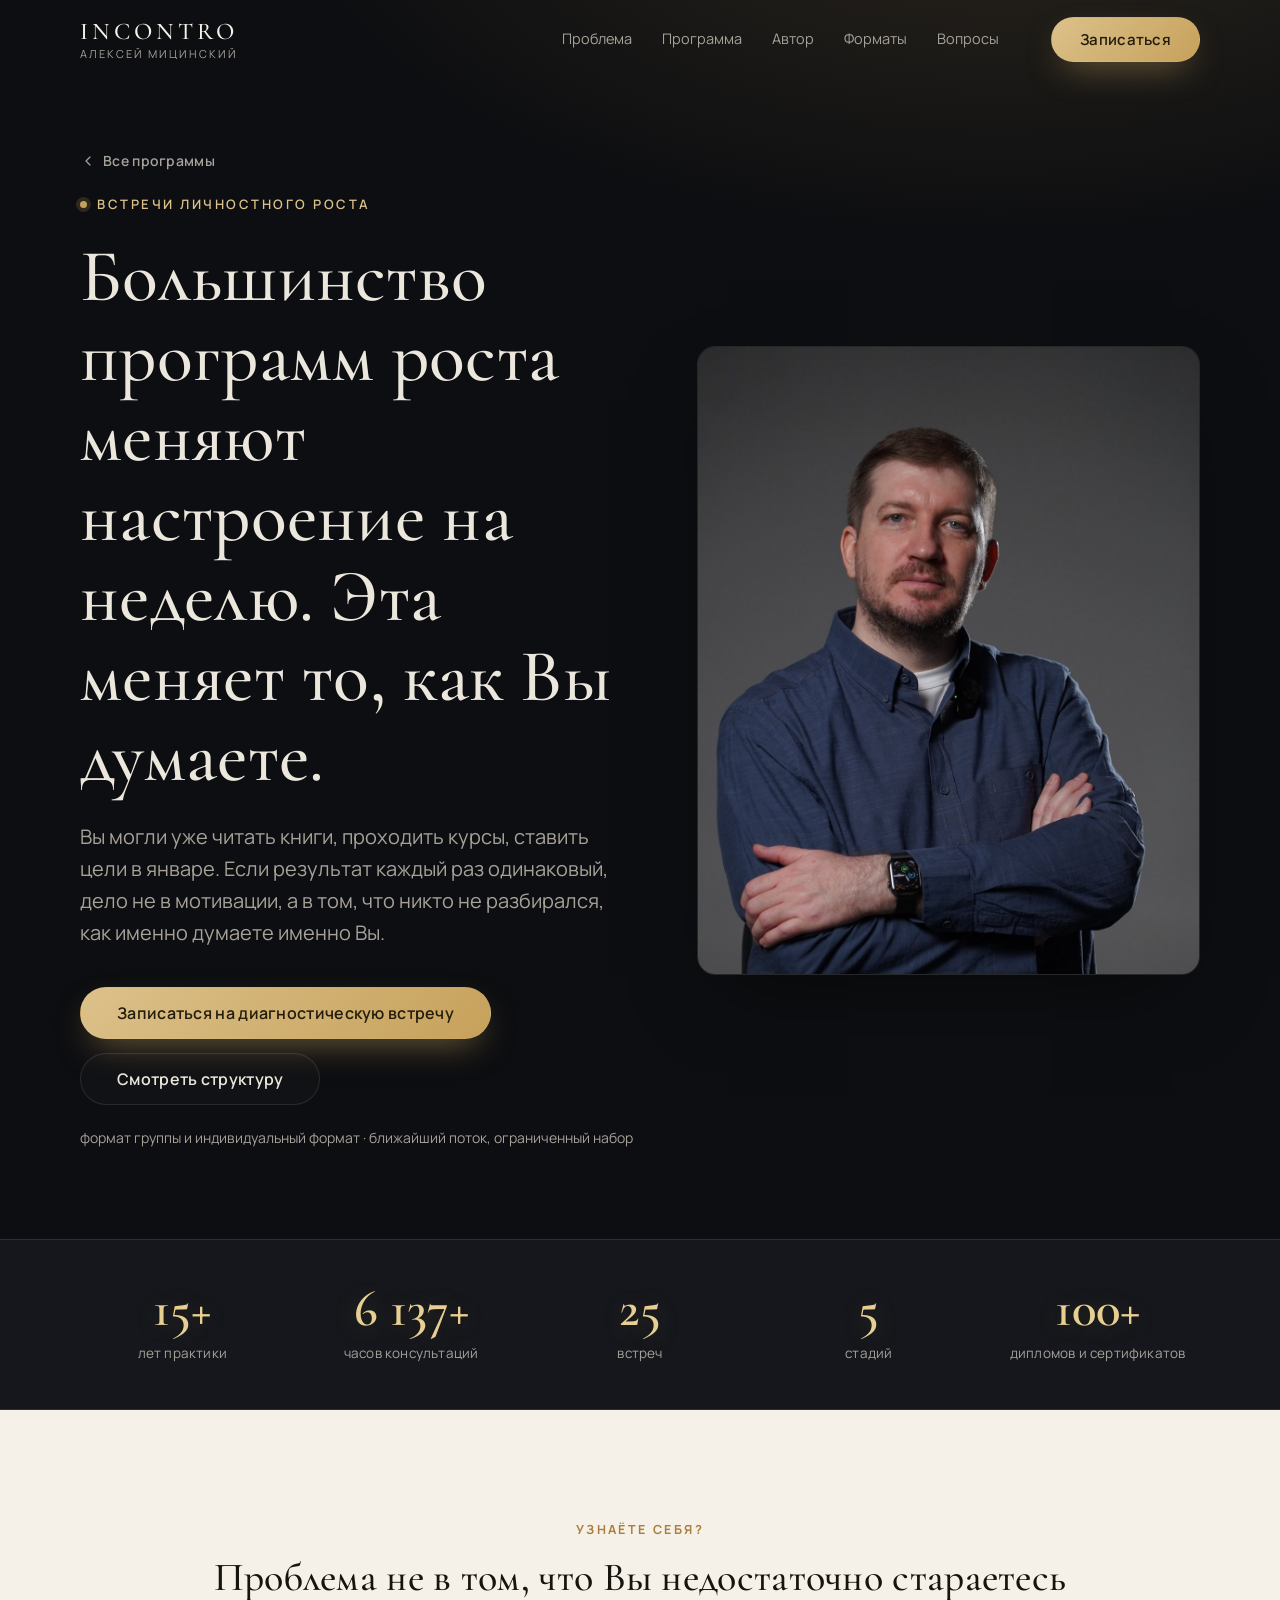
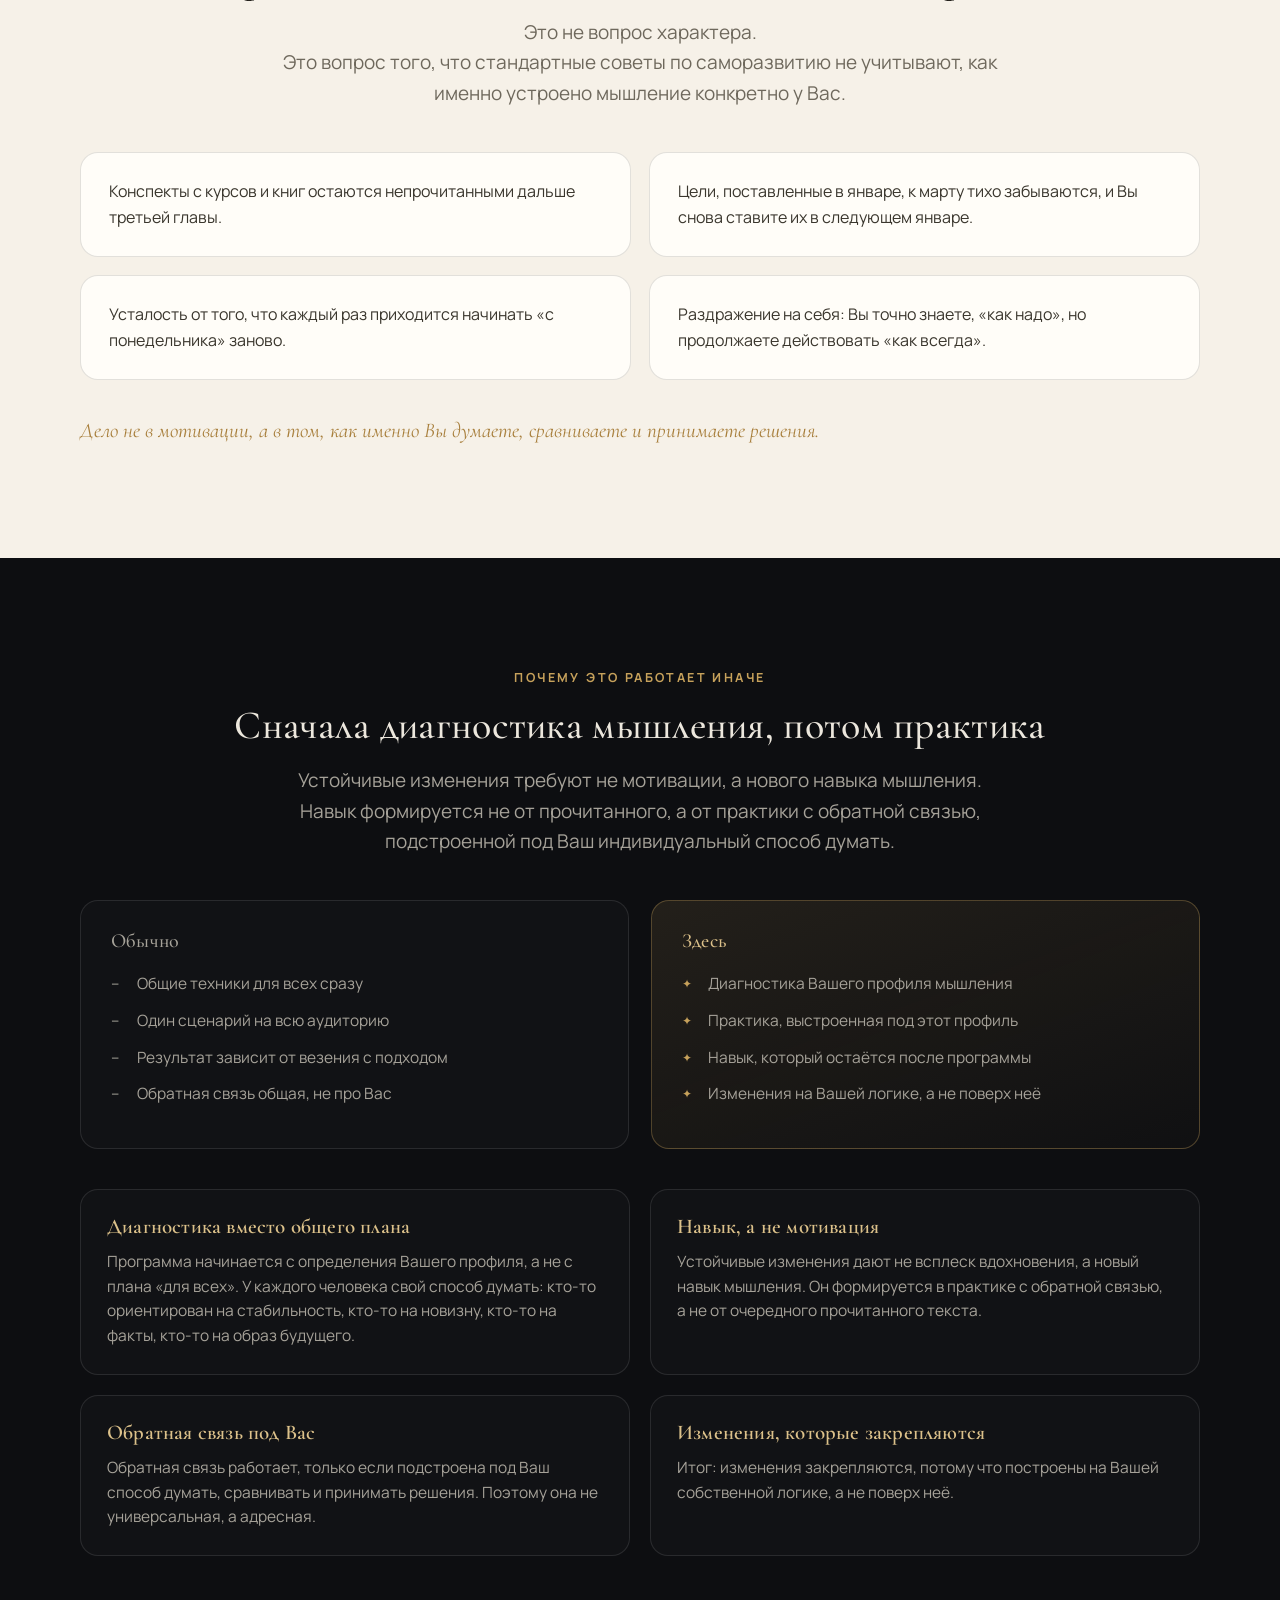
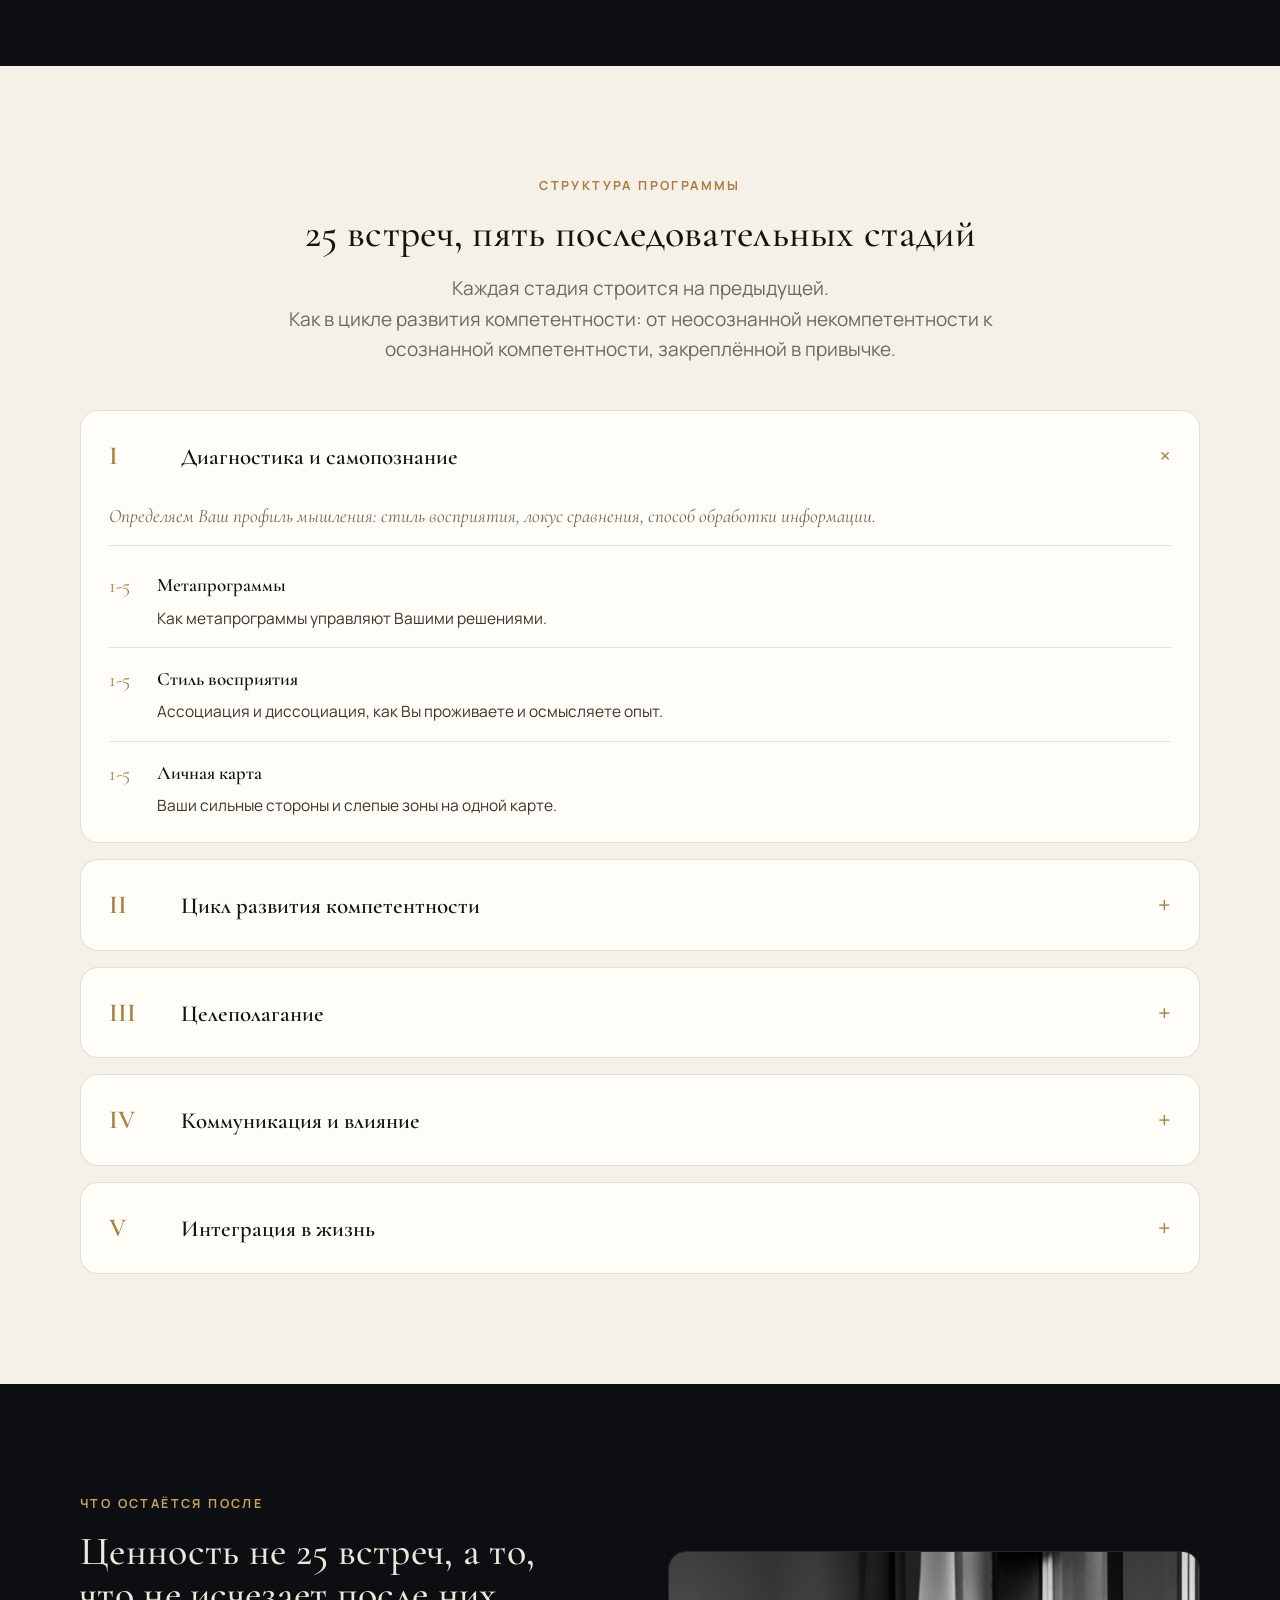
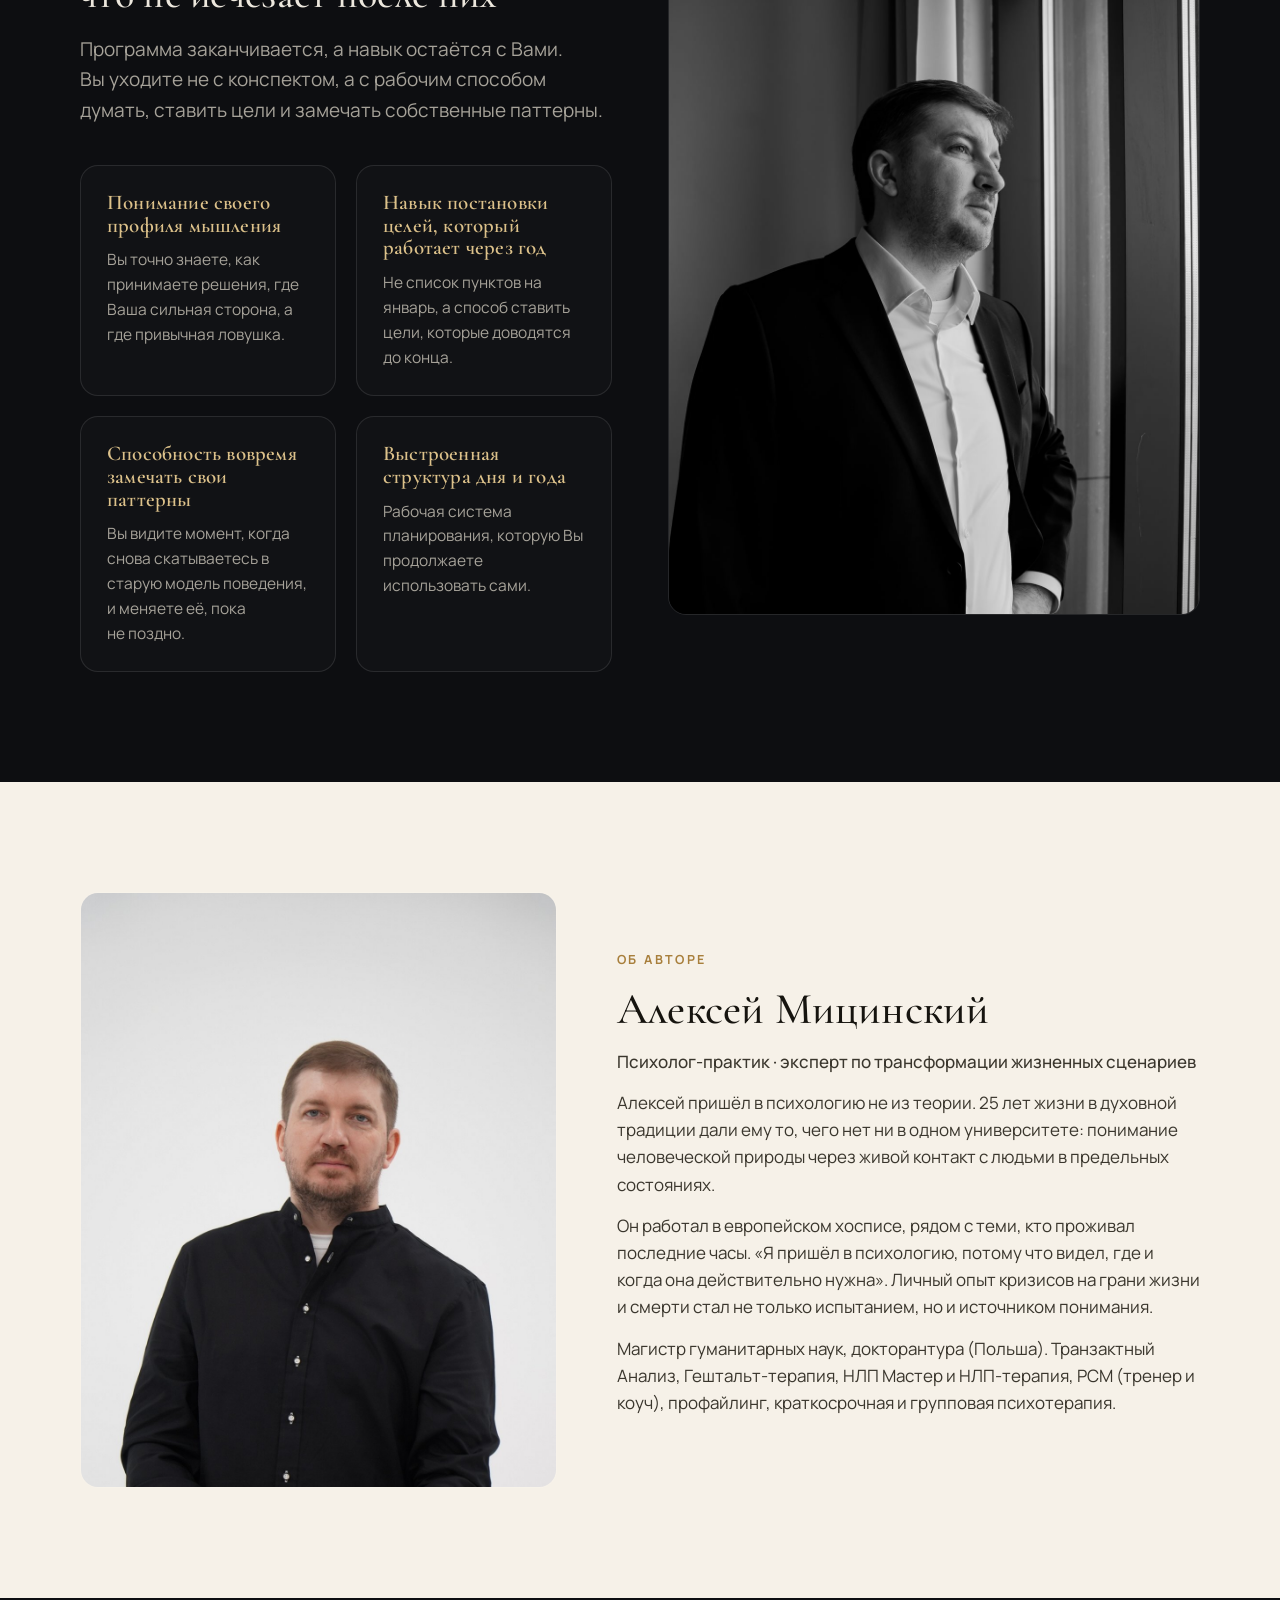
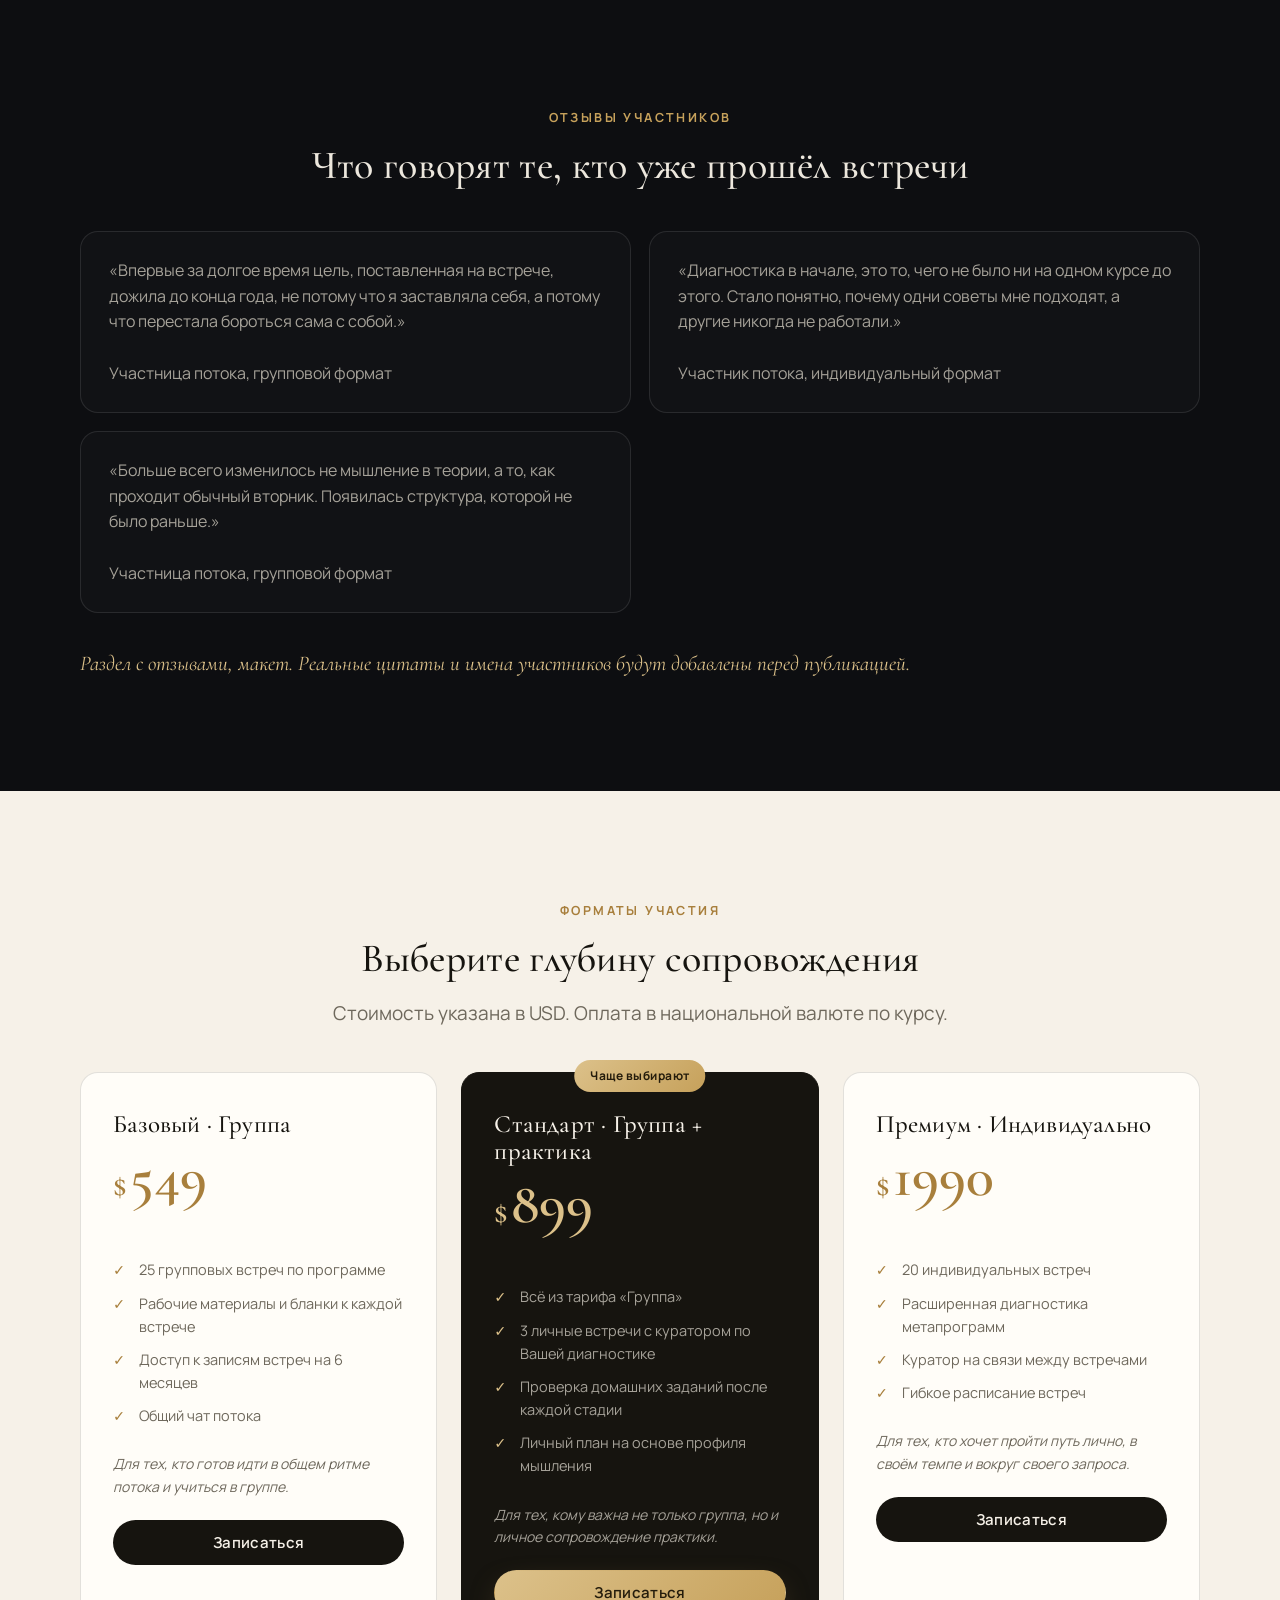
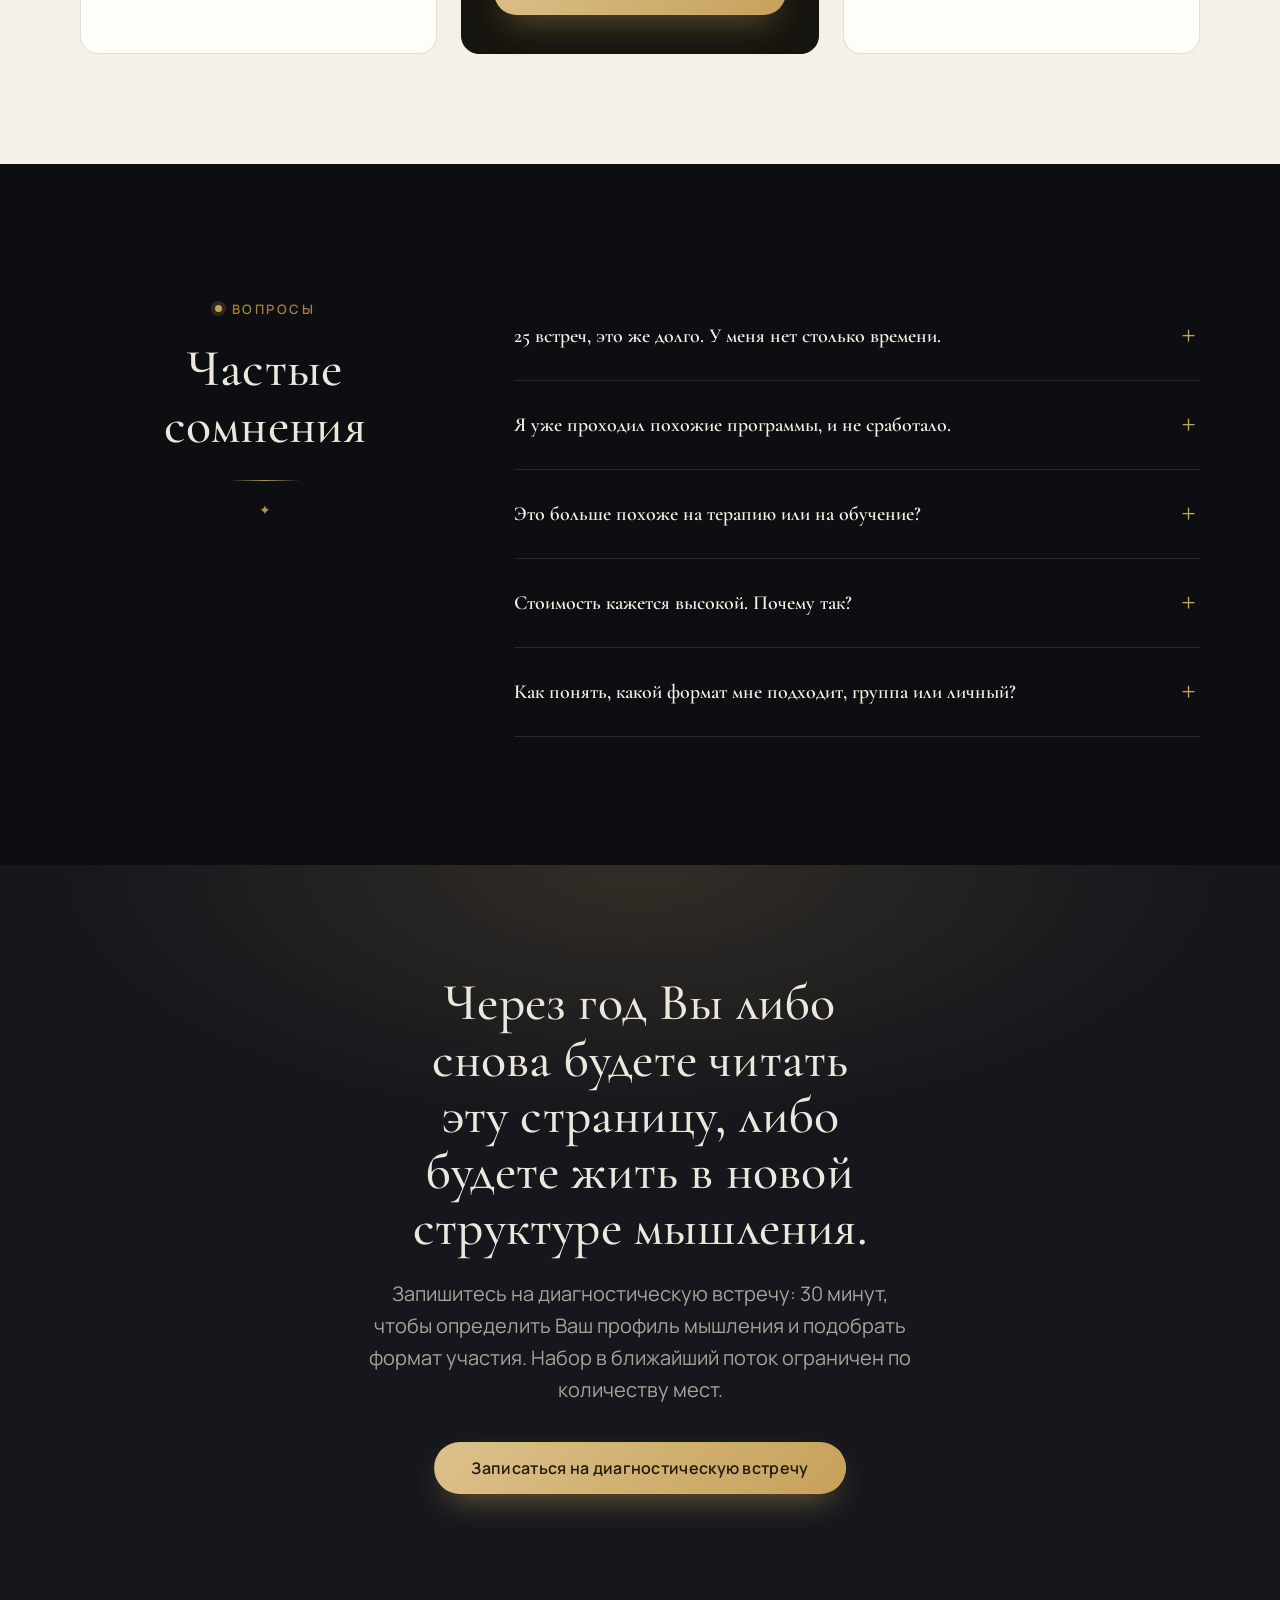
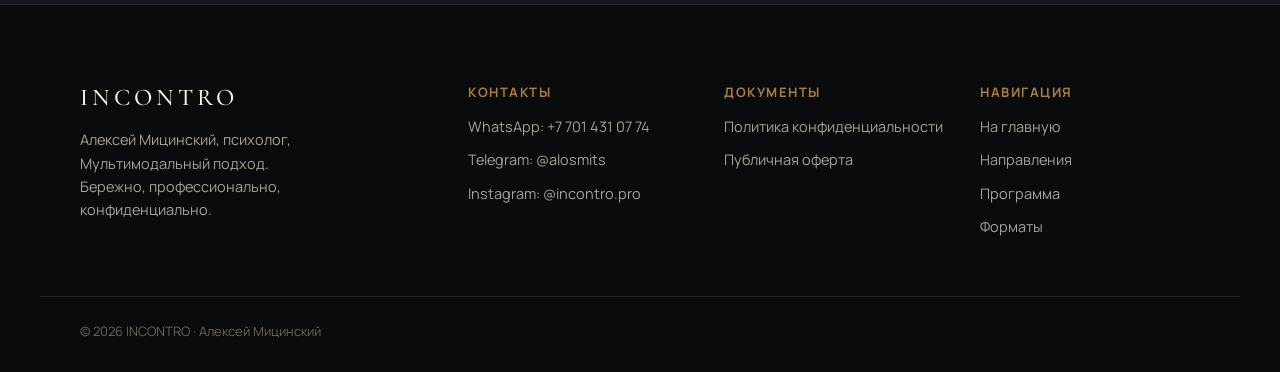
<file: vlr.html>
<!DOCTYPE html>
<html lang="ru" class="js">
<head>
<meta charset="UTF-8">
<meta name="viewport" content="width=device-width, initial-scale=1.0">
<title>Встречи Личностного Роста · Программа из 25 встреч | INCONTRO</title>
<meta name="description" content="Программа из 25 встреч, которая меняет то, как Вы думаете. Диагностика профиля мышления, затем практика под Ваш стиль. Автор - психолог с 15+ лет практики.">
<meta name="theme-color" content="#0d0e11">
<meta property="og:title" content="Встречи Личностного Роста · 25 встреч, которые меняют мышление">
<meta property="og:description" content="Сначала диагностика мышления, потом практика с обратной связью под Ваш профиль. Программа, построенная на Вашей собственной логике.">
<meta property="og:type" content="website">
<meta property="og:locale" content="ru_RU">
<meta property="og:site_name" content="INCONTRO">
<link rel="icon" href="assets/img/favicon.svg" type="image/svg+xml">
<link rel="icon" href="assets/img/favicon-32.png" sizes="32x32" type="image/png">
<link rel="apple-touch-icon" href="assets/img/apple-touch-icon.png">
<link rel="preconnect" href="https://fonts.googleapis.com">
<link rel="preconnect" href="https://fonts.gstatic.com" crossorigin>
<link href="https://fonts.googleapis.com/css2?family=Cormorant+Garamond:ital,wght@0,400;0,500;0,600;1,400;1,500&family=Manrope:wght@300;400;500;600;700&display=swap" rel="stylesheet">
<link rel="stylesheet" href="styles.css?v=6">
<link rel="stylesheet" href="programs.css?v=6">
<!-- Yandex.Metrika counter -->
<script type="text/javascript">
  window.__YM_ID=108460385;
  (function(m,e,t,r,i,k,a){m[i]=m[i]||function(){(m[i].a=m[i].a||[]).push(arguments)};
  m[i].l=1*new Date();for(var j=0;j<document.scripts.length;j++){if(document.scripts[j].src===r){return;}}
  k=e.createElement(t),a=e.getElementsByTagName(t)[0],k.async=1,k.src=r,a.parentNode.insertBefore(k,a)})
  (window,document,"script","https://mc.yandex.ru/metrika/tag.js?id=108460385","ym");
  ym(108460385,"init",{ssr:true,webvisor:true,clickmap:true,ecommerce:"dataLayer",accurateTrackBounce:true,trackLinks:true});
</script>
<noscript><div><img src="https://mc.yandex.ru/watch/108460385" style="position:absolute; left:-9999px;" alt="" /></div></noscript>
<!-- /Yandex.Metrika counter -->
</head>
<body id="top">

<div class="scroll-progress" id="scrollProgress"></div>

<!-- Header -->
<header class="header" id="header">
  <div class="container header__inner">
    <a href="index.html" class="brand" aria-label="INCONTRO · на главную">
      <span class="brand__mark">INCONTRO</span>
      <span class="brand__sub">Алексей Мицинский</span>
    </a>
    <nav class="nav" id="nav">
      <a href="#problem" class="nav__link">Проблема</a>
      <a href="#program" class="nav__link">Программа</a>
      <a href="#author" class="nav__link">Автор</a>
      <a href="#tariffs" class="nav__link">Форматы</a>
      <a href="#faq" class="nav__link">Вопросы</a>
    </nav>
    <a href="#tariffs" class="btn btn--gold header__cta">Записаться</a>
    <button class="burger" id="burger" aria-label="Меню" aria-expanded="false"><span></span><span></span><span></span></button>
  </div>
</header>

<!-- Hero -->
<section class="pp-hero pp-hero--split">
  <div class="container">
    <a href="index.html#directions" class="pp-back"><svg viewBox="0 0 24 24" fill="none"><path d="M15 6l-6 6 6 6" stroke="currentColor" stroke-width="1.8" stroke-linecap="round" stroke-linejoin="round"/></svg> Все программы</a>
    <div class="pp-hero__wrap">
      <div>
        <p class="eyebrow pp-hero__eyebrow" style="margin-top:22px"><span class="eyebrow__dot"></span> Встречи Личностного Роста</p>
        <h1 class="pp-hero__title">Большинство программ роста меняют настроение на неделю. Эта меняет то, как Вы думаете.</h1>
        <p class="pp-hero__sub">Вы могли уже читать книги, проходить курсы, ставить цели в январе. Если результат каждый раз одинаковый, дело не в мотивации, а в том, что никто не разбирался, как именно думаете именно Вы.</p>
        <div class="pp-hero__cta">
          <a href="#tariffs" class="btn btn--gold btn--lg">Записаться на диагностическую встречу</a>
          <a href="#program" class="btn btn--ghost btn--lg">Смотреть структуру</a>
        </div>
        <p class="pp-hero__meta">формат группы и индивидуальный формат · ближайший поток, ограниченный набор</p>
      </div>
      <div class="pp-hero__media"><img src="assets/img/prog-hero-vlr.jpg" alt="Алексей Мицинский" loading="eager"></div>
    </div>
  </div>
</section>

<!-- Trust -->
<section class="pp-trust">
  <div class="container">
    <div class="pp-trust__grid reveal">
      <div><div class="pp-stat__n"><span data-count="15">0</span>+</div><div class="pp-stat__l">лет практики</div></div>
      <div><div class="pp-stat__n"><span data-count="6137">0</span>+</div><div class="pp-stat__l">часов консультаций</div></div>
      <div><div class="pp-stat__n">25</div><div class="pp-stat__l">встреч</div></div>
      <div><div class="pp-stat__n">5</div><div class="pp-stat__l">стадий</div></div>
      <div><div class="pp-stat__n"><span data-count="100">0</span>+</div><div class="pp-stat__l">дипломов и сертификатов</div></div>
    </div>
  </div>
</section>

<!-- Problem -->
<section class="pp-sec pp-sec--light" id="problem">
  <div class="container">
    <span class="pp-kicker">Узнаёте себя?</span>
    <h2 class="pp-h2">Проблема не в том, что Вы недостаточно стараетесь</h2>
    <p class="pp-lead">Это не вопрос характера.<br>Это вопрос того, что стандартные советы по саморазвитию не учитывают, как именно устроено мышление конкретно у Вас.</p>
    <div class="pp-cards">
      <div class="pp-card"><p>Конспекты с курсов и книг остаются непрочитанными дальше третьей главы.</p></div>
      <div class="pp-card"><p>Цели, поставленные в январе, к марту тихо забываются, и Вы снова ставите их в следующем январе.</p></div>
      <div class="pp-card"><p>Усталость от того, что каждый раз приходится начинать «с понедельника» заново.</p></div>
      <div class="pp-card"><p>Раздражение на себя: Вы точно знаете, «как надо», но продолжаете действовать «как всегда».</p></div>
    </div>
    <p class="pp-note">Дело не в мотивации, а в том, как именно Вы думаете, сравниваете и принимаете решения.</p>
  </div>
</section>

<!-- Why it works differently -->
<section class="pp-sec">
  <div class="container">
    <span class="pp-kicker">Почему это работает иначе</span>
    <h2 class="pp-h2">Сначала диагностика мышления, потом практика</h2>
    <p class="pp-lead">Устойчивые изменения требуют не мотивации, а нового навыка мышления.<br>Навык формируется не от прочитанного, а от практики с обратной связью, подстроенной под Ваш индивидуальный способ думать.</p>
    <div class="pp-method">
      <div class="pp-method__col pp-method__col--x">
        <h3>Обычно</h3>
        <ul>
          <li>Общие техники для всех сразу</li>
          <li>Один сценарий на всю аудиторию</li>
          <li>Результат зависит от везения с подходом</li>
          <li>Обратная связь общая, не про Вас</li>
        </ul>
      </div>
      <div class="pp-method__col pp-method__col--v">
        <h3>Здесь</h3>
        <ul>
          <li>Диагностика Вашего профиля мышления</li>
          <li>Практика, выстроенная под этот профиль</li>
          <li>Навык, который остаётся после программы</li>
          <li>Изменения на Вашей логике, а не поверх неё</li>
        </ul>
      </div>
    </div>
    <div class="pp-keys">
      <div class="pp-key"><h4>Диагностика вместо общего плана</h4><p>Программа начинается с определения Вашего профиля, а не с плана «для всех». У каждого человека свой способ думать: кто-то ориентирован на стабильность, кто-то на новизну, кто-то на факты, кто-то на образ будущего.</p></div>
      <div class="pp-key"><h4>Навык, а не мотивация</h4><p>Устойчивые изменения дают не всплеск вдохновения, а новый навык мышления. Он формируется в практике с обратной связью, а не от очередного прочитанного текста.</p></div>
      <div class="pp-key"><h4>Обратная связь под Вас</h4><p>Обратная связь работает, только если подстроена под Ваш способ думать, сравнивать и принимать решения. Поэтому она не универсальная, а адресная.</p></div>
      <div class="pp-key"><h4>Изменения, которые закрепляются</h4><p>Итог: изменения закрепляются, потому что построены на Вашей собственной логике, а не поверх неё.</p></div>
    </div>
  </div>
</section>

<!-- Program structure -->
<section class="pp-sec pp-sec--light" id="program">
  <div class="container">
    <span class="pp-kicker">Структура программы</span>
    <h2 class="pp-h2">25 встреч, пять последовательных стадий</h2>
    <p class="pp-lead">Каждая стадия строится на предыдущей.<br>Как в цикле развития компетентности: от неосознанной некомпетентности к осознанной компетентности, закреплённой в привычке.</p>
    <div class="pp-mods">
      <details class="pp-mod" open>
        <summary><span class="pp-mod__rom">I</span><span class="pp-mod__ttl">Диагностика и самопознание</span><span class="pp-mod__sign">+</span></summary>
        <div class="pp-mod__body">
          <p class="pp-mod__intro">Определяем Ваш профиль мышления: стиль восприятия, локус сравнения, способ обработки информации.</p>
          <div class="pp-lesson"><span class="pp-lesson__n">1-5</span><span class="pp-lesson__t"><b>Метапрограммы</b><span>Как метапрограммы управляют Вашими решениями.</span></span></div>
          <div class="pp-lesson"><span class="pp-lesson__n">1-5</span><span class="pp-lesson__t"><b>Стиль восприятия</b><span>Ассоциация и диссоциация, как Вы проживаете и осмысляете опыт.</span></span></div>
          <div class="pp-lesson"><span class="pp-lesson__n">1-5</span><span class="pp-lesson__t"><b>Личная карта</b><span>Ваши сильные стороны и слепые зоны на одной карте.</span></span></div>
        </div>
      </details>
      <details class="pp-mod">
        <summary><span class="pp-mod__rom">II</span><span class="pp-mod__ttl">Цикл развития компетентности</span><span class="pp-mod__sign">+</span></summary>
        <div class="pp-mod__body">
          <p class="pp-mod__intro">Разбираем, почему одни навыки закрепляются, а другие «откатываются», и как выйти из выученной беспомощности.</p>
          <div class="pp-lesson"><span class="pp-lesson__n">6-9</span><span class="pp-lesson__t"><b>Спиральная модель</b><span>Спиральная модель развития компетентности.</span></span></div>
          <div class="pp-lesson"><span class="pp-lesson__n">6-9</span><span class="pp-lesson__t"><b>Диагностика навыков</b><span>Диагностика собственных навыков по четырём квадрантам.</span></span></div>
          <div class="pp-lesson"><span class="pp-lesson__n">6-9</span><span class="pp-lesson__t"><b>Выход из круга</b><span>Работа с циклом «не делаю, упрекаю себя, сомневаюсь».</span></span></div>
        </div>
      </details>
      <details class="pp-mod">
        <summary><span class="pp-mod__rom">III</span><span class="pp-mod__ttl">Целеполагание</span><span class="pp-mod__sign">+</span></summary>
        <div class="pp-mod__body">
          <p class="pp-mod__intro">От размытого «хочу лучше» к целям, которые действительно достигаются, с учётом Вашего профиля мышления.</p>
          <div class="pp-lesson"><span class="pp-lesson__n">10-15</span><span class="pp-lesson__t"><b>Прояснение цели</b><span>Прояснение и достижение цели: ближняя, среднедостижимая, дальняя.</span></span></div>
          <div class="pp-lesson"><span class="pp-lesson__n">10-15</span><span class="pp-lesson__t"><b>SMART под Вас</b><span>Техника постановки целей SMART, адаптированная под Ваш стиль.</span></span></div>
          <div class="pp-lesson"><span class="pp-lesson__n">10-15</span><span class="pp-lesson__t"><b>Годовое планирование</b><span>Планирование по сферам жизни: здоровье, семья, окружение, дело.</span></span></div>
        </div>
      </details>
      <details class="pp-mod">
        <summary><span class="pp-mod__rom">IV</span><span class="pp-mod__ttl">Коммуникация и влияние</span><span class="pp-mod__sign">+</span></summary>
        <div class="pp-mod__body">
          <p class="pp-mod__intro">От активного слушания до способности вести открытые, неудобные разговоры без потери контакта.</p>
          <div class="pp-lesson"><span class="pp-lesson__n">16-21</span><span class="pp-lesson__t"><b>Условия влияния</b><span>Слушание, эмпатия, контакт, изменение поведения.</span></span></div>
          <div class="pp-lesson"><span class="pp-lesson__n">16-21</span><span class="pp-lesson__t"><b>Структура времени</b><span>Структурирование времени в отношениях и группах.</span></span></div>
          <div class="pp-lesson"><span class="pp-lesson__n">16-21</span><span class="pp-lesson__t"><b>Открытая коммуникация</b><span>Отважные встречи и разговоры без потери контакта.</span></span></div>
        </div>
      </details>
      <details class="pp-mod">
        <summary><span class="pp-mod__rom">V</span><span class="pp-mod__ttl">Интеграция в жизнь</span><span class="pp-mod__sign">+</span></summary>
        <div class="pp-mod__body">
          <p class="pp-mod__intro">Переносим навык из встреч в обычный день, так, чтобы он не «выветрился» через месяц после финала.</p>
          <div class="pp-lesson"><span class="pp-lesson__n">22-25</span><span class="pp-lesson__t"><b>Планирование дня</b><span>Утренний настрой и вечерний дневник.</span></span></div>
          <div class="pp-lesson"><span class="pp-lesson__n">22-25</span><span class="pp-lesson__t"><b>Закрепление привычек</b><span>Привычки и структура времени на год вперёд.</span></span></div>
          <div class="pp-lesson"><span class="pp-lesson__n">22-25</span><span class="pp-lesson__t"><b>Итоговый план</b><span>Итоговая обратная связь и личный план на следующий цикл.</span></span></div>
        </div>
      </details>
    </div>
  </div>
</section>

<!-- What remains -->
<section class="pp-sec">
  <div class="container pp-split">
    <div>
      <span class="pp-kicker">Что остаётся после</span>
      <h2 class="pp-h2">Ценность не 25 встреч, а то, что не исчезает после них</h2>
      <p class="pp-lead">Программа заканчивается, а навык остаётся с Вами.<br>Вы уходите не с конспектом, а с рабочим способом думать, ставить цели и замечать собственные паттерны.</p>
      <div class="pp-keys">
        <div class="pp-key"><h4>Понимание своего профиля мышления</h4><p>Вы точно знаете, как принимаете решения, где Ваша сильная сторона, а где привычная ловушка.</p></div>
        <div class="pp-key"><h4>Навык постановки целей, который работает через год</h4><p>Не список пунктов на январь, а способ ставить цели, которые доводятся до конца.</p></div>
        <div class="pp-key"><h4>Способность вовремя замечать свои паттерны</h4><p>Вы видите момент, когда снова скатываетесь в старую модель поведения, и меняете её, пока не поздно.</p></div>
        <div class="pp-key"><h4>Выстроенная структура дня и года</h4><p>Рабочая система планирования, которую Вы продолжаете использовать сами.</p></div>
      </div>
    </div>
    <div class="pp-split__media"><img src="assets/img/bw-1.jpg" alt="Алексей Мицинский" loading="lazy"></div>
  </div>
</section>

<!-- Author -->
<section class="pp-sec pp-sec--light" id="author">
  <div class="container pp-author">
    <div class="pp-author__photo"><img src="assets/img/prog-author-vlr.jpg" alt="Алексей Мицинский" loading="lazy"></div>
    <div>
      <span class="pp-kicker">Об авторе</span>
      <h2 class="pp-author__name">Алексей Мицинский</h2>
      <p class="pp-author__role">Психолог-практик · эксперт по трансформации жизненных сценариев</p>
      <p>Алексей пришёл в психологию не из теории. 25 лет жизни в духовной традиции дали ему то, чего нет ни в одном университете: понимание человеческой природы через живой контакт с людьми в предельных состояниях.</p>
      <p>Он работал в европейском хосписе, рядом с теми, кто проживал последние часы. «Я пришёл в психологию, потому что видел, где и когда она действительно нужна». Личный опыт кризисов на грани жизни и смерти стал не только испытанием, но и источником понимания.</p>
      <p>Магистр гуманитарных наук, докторантура (Польша). Транзактный Анализ, Гештальт-терапия, НЛП Мастер и НЛП-терапия, PCM (тренер и коуч), профайлинг, краткосрочная и групповая психотерапия.</p>
    </div>
  </div>
</section>

<!-- Testimonials -->
<section class="pp-sec">
  <div class="container">
    <span class="pp-kicker">Отзывы участников</span>
    <h2 class="pp-h2">Что говорят те, кто уже прошёл встречи</h2>
    <div class="pp-cards">
      <div class="pp-card"><p>«Впервые за долгое время цель, поставленная на встрече, дожила до конца года, не потому что я заставляла себя, а потому что перестала бороться сама с собой.»<br><br>Участница потока, групповой формат</p></div>
      <div class="pp-card"><p>«Диагностика в начале, это то, чего не было ни на одном курсе до этого. Стало понятно, почему одни советы мне подходят, а другие никогда не работали.»<br><br>Участник потока, индивидуальный формат</p></div>
      <div class="pp-card"><p>«Больше всего изменилось не мышление в теории, а то, как проходит обычный вторник. Появилась структура, которой не было раньше.»<br><br>Участница потока, групповой формат</p></div>
    </div>
    <p class="pp-note">Раздел с отзывами, макет. Реальные цитаты и имена участников будут добавлены перед публикацией.</p>
  </div>
</section>

<!-- Tariffs -->
<section class="pp-sec pp-sec--light" id="tariffs">
  <div class="container pp-sec--center">
    <span class="pp-kicker">Форматы участия</span>
    <h2 class="pp-h2">Выберите глубину сопровождения</h2>
    <p class="pp-lead">Стоимость указана в USD. Оплата в национальной валюте по курсу.</p>
    <div class="price__grid" style="margin-top:44px;text-align:left">
      <article class="price">
        <h3 class="price__name">Базовый · Группа</h3>
        <div class="price__val"><span class="price__cur">$</span>549</div>
        <ul class="pp-tariff__list">
          <li>25 групповых встреч по программе</li>
          <li>Рабочие материалы и бланки к каждой встрече</li>
          <li>Доступ к записям встреч на 6 месяцев</li>
          <li>Общий чат потока</li>
        </ul>
        <p class="pp-tariff__for">Для тех, кто готов идти в общем ритме потока и учиться в группе.</p>
        <a href="https://wa.me/77014310774" target="_blank" rel="noopener" class="btn btn--dark btn--block" style="margin-top:22px">Записаться</a>
      </article>
      <article class="price price--feat">
        <span class="price__tag">Чаще выбирают</span>
        <h3 class="price__name">Стандарт · Группа + практика</h3>
        <div class="price__val"><span class="price__cur">$</span>899</div>
        <ul class="pp-tariff__list">
          <li>Всё из тарифа «Группа»</li>
          <li>3 личные встречи с куратором по Вашей диагностике</li>
          <li>Проверка домашних заданий после каждой стадии</li>
          <li>Личный план на основе профиля мышления</li>
        </ul>
        <p class="pp-tariff__for">Для тех, кому важна не только группа, но и личное сопровождение практики.</p>
        <a href="https://wa.me/77014310774" target="_blank" rel="noopener" class="btn btn--gold btn--block" style="margin-top:22px">Записаться</a>
      </article>
      <article class="price">
        <h3 class="price__name">Премиум · Индивидуально</h3>
        <div class="price__val"><span class="price__cur">$</span>1990</div>
        <ul class="pp-tariff__list">
          <li>20 индивидуальных встреч</li>
          <li>Расширенная диагностика метапрограмм</li>
          <li>Куратор на связи между встречами</li>
          <li>Гибкое расписание встреч</li>
        </ul>
        <p class="pp-tariff__for">Для тех, кто хочет пройти путь лично, в своём темпе и вокруг своего запроса.</p>
        <a href="https://wa.me/77014310774" target="_blank" rel="noopener" class="btn btn--dark btn--block" style="margin-top:22px">Записаться</a>
      </article>
    </div>
  </div>
</section>

<!-- FAQ -->
<section class="faq section" id="faq">
  <div class="container faq__wrap">
    <header class="section__head reveal" style="text-align:center">
      <p class="eyebrow eyebrow--dark"><span class="eyebrow__dot"></span> Вопросы</p>
      <h2 class="section__title">Частые сомнения</h2>
    </header>
    <div class="faq__list reveal">
      <details class="faq__item"><summary>25 встреч, это же долго. У меня нет столько времени.</summary><p>Встречи идут в компактном темпе, раз в несколько дней, по 60-90 минут. Это меньше времени, чем уходит на очередную попытку разобраться в проблеме самостоятельно и снова забросить.</p></details>
      <details class="faq__item"><summary>Я уже проходил похожие программы, и не сработало.</summary><p>Скорее всего, там не было диагностики Вашего профиля мышления в начале. Программа строится не «для всех одинаково», а вокруг того, как думаете именно Вы, поэтому механика другая.</p></details>
      <details class="faq__item"><summary>Это больше похоже на терапию или на обучение?</summary><p>Это структурированное обучение с элементами практической работы над собой: диагностика, разбор, задания между встречами. Это не психотерапия и не замена ей.</p></details>
      <details class="faq__item"><summary>Стоимость кажется высокой. Почему так?</summary><p>Вы платите не за 25 встреч как таковых, а за навык, который остаётся после них: способность ставить цели, видеть свои паттерны и менять их. Сравните это со стоимостью ещё одного года топтания на месте.</p></details>
      <details class="faq__item"><summary>Как понять, какой формат мне подходит, группа или личный?</summary><p>На вводной диагностической встрече мы вместе смотрим на Вашу ситуацию и предлагаем формат, который реально соответствует запросу, а не тому, что дороже.</p></details>
    </div>
  </div>
</section>

<!-- Final CTA -->
<section class="pp-sec pp-final">
  <div class="container">
    <h2 class="pp-final__title reveal">Через год Вы либо снова будете читать эту страницу, либо будете жить в новой структуре мышления.</h2>
    <p class="pp-final__sub reveal">Запишитесь на диагностическую встречу: 30 минут, чтобы определить Ваш профиль мышления и подобрать формат участия. Набор в ближайший поток ограничен по количеству мест.</p>
    <a href="#tariffs" class="btn btn--gold btn--lg reveal">Записаться на диагностическую встречу</a>
  </div>
</section>

<!-- Footer -->
<footer class="footer" id="contacts">
  <div class="container footer__grid">
    <div class="footer__brand">
      <span class="brand__mark">INCONTRO</span>
      <p>Алексей Мицинский, психолог, Мультимодальный подход.<br>Бережно, профессионально, конфиденциально.</p>
    </div>
    <div class="footer__col">
      <h4>Контакты</h4>
      <a href="https://wa.me/77014310774" target="_blank" rel="noopener">WhatsApp: +7 701 431 07 74</a>
      <a href="https://t.me/alosmits" target="_blank" rel="noopener">Telegram: @alosmits</a>
      <a href="https://instagram.com/incontro.pro" target="_blank" rel="noopener">Instagram: @incontro.pro</a>
    </div>
    <div class="footer__col">
      <h4>Документы</h4>
      <a href="privacy.html" target="_blank">Политика конфиденциальности</a>
      <a href="oferta.html" target="_blank">Публичная оферта</a>
    </div>
    <div class="footer__col">
      <h4>Навигация</h4>
      <a href="index.html">На главную</a>
      <a href="index.html#directions">Направления</a>
      <a href="#program">Программа</a>
      <a href="#tariffs">Форматы</a>
    </div>
  </div>
  <div class="container footer__bottom"><p>© <span id="year"></span> INCONTRO · Алексей Мицинский</p></div>
</footer>

<script src="script.js?v=6"></script>
</body>
</html>
</file>
<file: styles.css>
/* ===================== Tokens ===================== */
:root{
  --bg:#0d0e11;
  --bg-2:#15171c;
  --bg-3:#1b1e24;
  --cream:#f6f1e8;
  --cream-2:#fffdf8;
  --ink:#16140f;
  --ink-2:#3a362d;
  --muted-d:#a6a299;     /* muted on dark */
  --muted-l:#6e685c;     /* muted on light */
  --gold:#c6a15b;
  --gold-2:#dcc18a;
  --gold-d:#a87f3c;
  --line-d:rgba(255,255,255,.10);
  --line-l:rgba(20,18,12,.12);
  --txt-d:#ece7dd;
  --maxw:1200px;
  --r:18px;
  --ease:cubic-bezier(.22,.61,.36,1);
  --shadow:0 30px 80px -30px rgba(0,0,0,.55);
}
*{margin:0;padding:0;box-sizing:border-box}
html{scroll-behavior:smooth;-webkit-text-size-adjust:100%}
body{
  font-family:"Manrope",system-ui,sans-serif;
  background:var(--bg);color:var(--txt-d);
  line-height:1.6;font-weight:400;font-size:17px;
  overflow-x:hidden;
  -webkit-font-smoothing:antialiased;text-rendering:optimizeLegibility;
}
img{max-width:100%;display:block}
a{color:inherit;text-decoration:none}
ul{list-style:none}
.container{width:100%;max-width:var(--maxw);margin:0 auto;padding:0 clamp(20px,5vw,40px)}

h1,h2,h3,h4,.brand__mark,.preloader__mark{font-family:"Cormorant Garamond",Georgia,serif;font-weight:500;line-height:1.08;letter-spacing:.2px}
.section__title,.hero__title{text-wrap:balance}
.section__sub,.hero__lead,.lead__text{text-wrap:pretty}

/* ===================== Reveal ===================== */
/* hidden only when JS is active (.js on <html>); otherwise always visible */
.js .reveal{opacity:0;transform:translateY(34px);transition:opacity .9s var(--ease),transform .9s var(--ease)}
.js .reveal.in{opacity:1;transform:none}
@media (prefers-reduced-motion:reduce){.js .reveal{opacity:1!important;transform:none!important;transition:none}}

/* ===================== Buttons ===================== */
.btn{display:inline-flex;align-items:center;justify-content:center;gap:.5em;
  padding:14px 28px;border-radius:100px;font-weight:600;font-size:15px;
  letter-spacing:.3px;cursor:pointer;border:1px solid transparent;
  transition:transform .35s var(--ease),background .35s,color .35s,box-shadow .35s,border-color .35s;
  white-space:nowrap;line-height:1}
.btn--lg{padding:17px 36px;font-size:16px}
.btn--block{width:100%}
.btn--gold{background:linear-gradient(135deg,var(--gold-2),var(--gold));color:#241c0c;box-shadow:0 14px 34px -12px rgba(198,161,91,.6)}
.btn--gold:hover{transform:translateY(-3px);box-shadow:0 20px 44px -12px rgba(198,161,91,.75)}
.btn--ghost{border-color:var(--line-d);color:var(--txt-d);background:rgba(255,255,255,.02)}
.btn--ghost:hover{border-color:var(--gold);color:var(--gold-2);transform:translateY(-3px)}
.btn--dark{background:var(--ink);color:var(--cream);}
.btn--dark:hover{background:#000;transform:translateY(-3px)}

/* ===================== Preloader ===================== */
.preloader{position:fixed;inset:0;background:var(--bg);z-index:9999;display:grid;place-items:center;
  transition:opacity .7s ease,visibility .7s}
.preloader.done{opacity:0;visibility:hidden}
.preloader__mark{font-size:clamp(28px,6vw,56px);letter-spacing:8px;color:var(--gold-2);
  position:relative;opacity:.0;animation:plIn 1.2s var(--ease) forwards}
.preloader__mark::after{content:"";position:absolute;left:0;bottom:-14px;height:2px;width:0;background:var(--gold);animation:plLine 1.4s .3s var(--ease) forwards}
@keyframes plIn{to{opacity:1;letter-spacing:14px}}
@keyframes plLine{to{width:100%}}

/* ===================== Scroll progress ===================== */
.scroll-progress{position:fixed;top:0;left:0;height:3px;width:0;background:linear-gradient(90deg,var(--gold),var(--gold-2));z-index:1000;transition:width .1s linear}

/* ===================== Header ===================== */
.header{position:fixed;top:0;left:0;width:100%;z-index:900;transition:background .4s,backdrop-filter .4s,border-color .4s;border-bottom:1px solid transparent}
.header.scrolled{background:rgba(13,14,17,.82);backdrop-filter:blur(14px);border-bottom-color:var(--line-d)}
.header__inner{display:flex;align-items:center;justify-content:space-between;height:78px;gap:24px}
.brand{display:flex;flex-direction:column;line-height:1}
.brand__mark{font-size:24px;letter-spacing:4px;color:var(--cream)}
.brand__sub{font-size:11px;letter-spacing:2px;color:var(--muted-d);text-transform:uppercase;margin-top:3px;font-family:"Manrope"}
.nav{display:flex;gap:30px;margin-left:auto}
.nav__link{font-size:14.5px;color:var(--muted-d);position:relative;padding:4px 0;transition:color .3s}
.nav__link::after{content:"";position:absolute;left:0;bottom:0;width:0;height:1px;background:var(--gold);transition:width .35s var(--ease)}
.nav__link:hover{color:var(--cream)}
.nav__link:hover::after{width:100%}
.header__cta{margin-left:28px}
.burger{display:none;flex-direction:column;gap:5px;background:none;border:0;cursor:pointer;padding:8px}
.burger span{width:26px;height:2px;background:var(--cream);transition:.35s var(--ease)}
.burger.open span:nth-child(1){transform:translateY(7px) rotate(45deg)}
.burger.open span:nth-child(2){opacity:0}
.burger.open span:nth-child(3){transform:translateY(-7px) rotate(-45deg)}

/* ===================== Eyebrow / sections ===================== */
.eyebrow{display:inline-flex;align-items:center;gap:10px;font-size:13px;letter-spacing:2.5px;text-transform:uppercase;color:var(--gold-2);font-weight:600;margin-bottom:22px}
.eyebrow--dark{color:var(--gold-d)}
.eyebrow__dot{width:7px;height:7px;border-radius:50%;background:var(--gold);box-shadow:0 0 0 4px rgba(198,161,91,.18)}
.section{padding:clamp(72px,10vw,130px) 0}
.section--dark{background:var(--bg-2);color:var(--txt-d)}
.section--cream{background:var(--cream);color:var(--ink)}
.section__head{max-width:760px;margin:0 auto clamp(44px,6vw,72px);text-align:center}
.section__head--left{text-align:left;margin-left:0}
.section__title{font-size:clamp(30px,5vw,52px);letter-spacing:.3px}
.section--cream .section__title,.section--cream h3,.section--cream h4{color:var(--ink)}
.section__sub{margin-top:18px;font-size:18px;color:var(--muted-d)}
.section--cream .section__sub{color:var(--muted-l)}

/* ===================== Hero ===================== */
.hero{position:relative;min-height:100svh;display:flex;align-items:center;padding:120px 0 70px;overflow:hidden}
.hero__bg{position:absolute;inset:0;z-index:0;
  background:
   radial-gradient(70% 60% at 78% 30%,rgba(198,161,91,.16),transparent 60%),
   radial-gradient(50% 50% at 8% 90%,rgba(198,161,91,.07),transparent 60%),
   linear-gradient(180deg,#0c0d10,#101216)}
.hero__bg::after{content:"";position:absolute;inset:0;opacity:.04;
  background-image:url("data:image/svg+xml,%3Csvg xmlns='http://www.w3.org/2000/svg' width='120' height='120'%3E%3Cfilter id='n'%3E%3CfeTurbulence type='fractalNoise' baseFrequency='.9' numOctaves='2'/%3E%3C/filter%3E%3Crect width='100%25' height='100%25' filter='url(%23n)'/%3E%3C/svg%3E")}
.hero__grid{position:relative;z-index:1;display:grid;grid-template-columns:1.05fr .95fr;gap:clamp(30px,5vw,70px);align-items:center}
.hero__title{font-size:clamp(40px,6.6vw,82px);letter-spacing:.3px;margin-bottom:26px}
.hero__lead{font-size:clamp(17px,2vw,20px);color:#c9c4ba;max-width:560px;margin-bottom:36px}
.hero__lead strong{color:var(--cream);font-weight:600}
.hero__actions{display:flex;flex-wrap:wrap;gap:16px;margin-bottom:42px}
.hero__trust{display:flex;flex-wrap:wrap;gap:14px 34px}
.hero__trust li{font-size:14px;color:var(--muted-d);position:relative;padding-left:0}
.hero__trust li span{display:block;font-family:"Cormorant Garamond";font-size:26px;color:var(--gold-2);font-weight:600;line-height:1}
.hero__aside{display:flex;justify-content:center}
.hero__photo{position:relative;width:min(440px,100%);border-radius:24px;overflow:hidden;
  box-shadow:var(--shadow);border:1px solid var(--line-d)}
.hero__photo img{width:100%;height:100%;object-fit:cover;object-position:top center;aspect-ratio:5/8}
.hero__badge{position:absolute;left:-18px;bottom:34px;background:rgba(13,14,17,.72);backdrop-filter:blur(10px);
  border:1px solid var(--line-d);border-radius:16px;padding:16px 22px 16px 26px;display:flex;align-items:center;gap:10px;box-shadow:var(--shadow)}
.hero__badge-num{font-family:"Cormorant Garamond";font-size:46px;color:var(--gold-2);font-weight:600;line-height:1}
.hero__badge-txt{font-size:12.5px;color:var(--muted-d);line-height:1.35}
.hero__scroll{position:absolute;left:50%;bottom:26px;transform:translateX(-50%);width:26px;height:42px;border:1px solid var(--line-d);border-radius:20px;z-index:2}
.hero__scroll span{position:absolute;left:50%;top:9px;width:4px;height:8px;background:var(--gold);border-radius:3px;transform:translateX(-50%);animation:scroll 1.6s infinite}
@keyframes scroll{0%{opacity:0;top:9px}40%{opacity:1}80%{opacity:0;top:24px}100%{opacity:0}}

/* ===================== Lead ===================== */
.lead{background:var(--cream);color:var(--ink);padding:clamp(64px,8vw,100px) 0}
.lead--bottom{background:var(--bg-2);color:var(--txt-d)}
.lead__grid{display:grid;grid-template-columns:1fr 1fr;gap:clamp(30px,5vw,64px);align-items:center}
.lead__title{font-size:clamp(28px,4vw,46px);margin-bottom:18px}
.lead--bottom .lead__title,.lead--bottom .lead__text{color:var(--cream)}
.lead__text{color:var(--muted-l);font-size:18px;margin-bottom:26px}
.lead--bottom .lead__text{color:var(--muted-d)}
.lead__points{display:grid;gap:12px}
.lead__points li{position:relative;padding-left:30px;color:var(--ink-2)}
.lead__points li::before{content:"✓";position:absolute;left:0;top:0;color:var(--gold-d);font-weight:700}
.lead__direct{display:flex;flex-wrap:wrap;gap:12px;margin-top:8px}

.lead-form{background:var(--cream-2);border:1px solid var(--line-l);border-radius:var(--r);padding:clamp(24px,3vw,38px);box-shadow:0 30px 70px -36px rgba(0,0,0,.25)}
.lead-form--dark{background:var(--bg-3);border-color:var(--line-d);box-shadow:var(--shadow)}
.field{margin-bottom:18px}
.field label{display:block;font-size:13.5px;font-weight:600;margin-bottom:8px;color:var(--ink-2)}
.lead-form--dark .field label{color:var(--muted-d)}
.field .opt{font-weight:400;color:var(--muted-l)}
.field input,.field textarea{width:100%;padding:14px 16px;border-radius:12px;border:1px solid var(--line-l);
  background:#fff;font:inherit;font-size:16px;color:var(--ink);transition:border-color .3s,box-shadow .3s;resize:vertical}
.lead-form--dark .field input,.lead-form--dark .field textarea{background:rgba(255,255,255,.04);border-color:var(--line-d);color:var(--cream)}
.field input:focus,.field textarea:focus{outline:none;border-color:var(--gold);box-shadow:0 0 0 4px rgba(198,161,91,.18)}
.field input::placeholder,.field textarea::placeholder{color:#b6b1a6}
.lead-form--dark ::placeholder{color:#6c6a64}
.lead-form__note{font-size:12.5px;color:var(--muted-l);text-align:center;margin-top:14px}
.lead-form--dark .lead-form__note{color:var(--muted-d)}
.lead-form__note a{color:var(--gold-d);text-decoration:underline}
.lead-form--dark .lead-form__note a{color:var(--gold-2)}

/* ===================== Stats ===================== */
.stats{background:var(--bg);padding:clamp(50px,7vw,80px) 0;border-bottom:1px solid var(--line-d)}
.stats__grid{display:grid;grid-template-columns:repeat(4,1fr);gap:30px;text-align:center}
.stat__num{font-family:"Cormorant Garamond";font-size:clamp(46px,6vw,70px);font-weight:600;color:#e7cf92;line-height:1;text-shadow:0 2px 24px rgba(198,161,91,.25)}
.stat__suf{font-family:"Cormorant Garamond";font-size:clamp(30px,4vw,44px);color:#e7cf92}
.stat p{margin-top:10px;font-size:15.5px;color:#dcd6ca;font-weight:500;letter-spacing:.2px}

/* ===================== Pains ===================== */
.pains__grid{display:grid;grid-template-columns:repeat(3,1fr);gap:22px}
.pain{background:var(--bg-2);border:1px solid var(--line-d);border-radius:var(--r);padding:32px 28px;transition:transform .5s var(--ease),border-color .5s,background .5s}
.pain:hover{transform:translateY(-6px);border-color:rgba(198,161,91,.4);background:var(--bg-3)}
.pain__i{font-family:"Cormorant Garamond";font-size:30px;color:var(--gold);font-weight:600}
.pain h3{font-size:23px;margin:10px 0 10px}
.pain p{color:var(--muted-d);font-size:15.5px}
.pains__cta{text-align:center;margin-top:46px;font-size:19px;color:var(--muted-d)}
.pains__cta a{color:var(--gold-2);border-bottom:1px solid var(--gold);padding-bottom:2px}

/* ===================== About ===================== */
.about__grid{display:grid;grid-template-columns:.85fr 1.15fr;gap:clamp(32px,5vw,72px);align-items:stretch}
.about__media{position:relative;min-height:360px}
.about__media img{position:absolute;inset:0;width:100%;height:100%;border-radius:24px;box-shadow:var(--shadow);object-fit:cover;object-position:top center}
.about__chip{position:absolute;right:-14px;bottom:30px;background:rgba(13,14,17,.85);backdrop-filter:blur(8px);border:1px solid var(--line-d);border-radius:14px;padding:14px 20px;display:flex;flex-direction:column;box-shadow:var(--shadow)}
.about__chip span{font-size:12px;color:var(--muted-d);text-transform:uppercase;letter-spacing:1.5px}
.about__chip strong{font-family:"Cormorant Garamond";font-size:22px;color:var(--gold-2);font-weight:600}
.about__role{font-size:20px;color:var(--gold-d);margin:6px 0 22px;font-weight:500}
.about__content p{color:var(--muted-d);margin-bottom:16px}
.about__edu{display:grid;grid-template-columns:1fr 1fr;gap:24px;margin:28px 0 30px}
.edu h4{font-size:16px;color:var(--gold-d);margin-bottom:12px;text-transform:uppercase;letter-spacing:1.2px;font-family:"Manrope";font-weight:700}
.edu li{position:relative;padding-left:20px;margin-bottom:8px;font-size:15px;color:var(--muted-d)}
.edu li::before{content:"-";position:absolute;left:0;color:var(--gold)}

/* ===================== Approach ===================== */
.approach__grid{display:grid;grid-template-columns:repeat(4,1fr);gap:20px;margin-bottom:clamp(36px,5vw,60px)}
.step{border:1px solid var(--line-d);border-radius:var(--r);padding:30px 26px;position:relative;overflow:hidden;transition:transform .5s var(--ease),border-color .5s}
.step::before{content:"";position:absolute;left:0;top:0;height:3px;width:100%;background:linear-gradient(90deg,var(--gold),transparent);transform:scaleX(0);transform-origin:left;transition:transform .6s var(--ease)}
.step:hover{transform:translateY(-6px);border-color:rgba(198,161,91,.4)}
.step:hover::before{transform:scaleX(1)}
.step__n{font-family:"Cormorant Garamond";font-size:42px;color:var(--gold);font-weight:600;display:block;margin-bottom:8px}
.step h3{font-size:21px;margin-bottom:10px}
.step p{color:var(--muted-d);font-size:15px}
.approach__media{display:grid;grid-template-columns:1fr 1fr;gap:20px}
.approach__media img{width:100%;height:100%;max-height:520px;object-fit:cover;object-position:top center;border-radius:var(--r);border:1px solid var(--line-d)}

/* ===================== Results A/B ===================== */
.ab{display:grid;grid-template-columns:1fr auto 1fr;gap:24px;align-items:stretch}
.ab__col{border-radius:var(--r);padding:34px 30px}
.ab__col--a{background:var(--bg-2);border:1px solid var(--line-d)}
.ab__col--b{background:linear-gradient(180deg,rgba(198,161,91,.14),rgba(198,161,91,.04));border:1px solid rgba(198,161,91,.35)}
.ab__tag{display:inline-block;font-size:12px;letter-spacing:2px;text-transform:uppercase;margin-bottom:18px;font-weight:700}
.ab__col--a .ab__tag{color:var(--muted-d)}
.ab__col--b .ab__tag{color:var(--gold-2)}
.ab__col li{position:relative;padding-left:26px;margin-bottom:14px;color:var(--muted-d)}
.ab__col--b li{color:#e7dfcf}
.ab__col--a li::before{content:"•";position:absolute;left:4px;color:#5a5750}
.ab__col--b li::before{content:"✦";position:absolute;left:0;color:var(--gold)}
.ab__arrow{display:flex;align-items:center;color:var(--gold);width:80px}
.results__quote{margin:clamp(40px,6vw,64px) auto 0;max-width:820px;text-align:center;font-family:"Cormorant Garamond";
  font-size:clamp(24px,3.4vw,36px);font-style:italic;color:var(--cream);line-height:1.35}
.results__quote cite{display:block;font-size:15px;font-style:normal;color:var(--muted-d);margin-top:18px;font-family:"Manrope"}

/* ===================== Directions ===================== */
.dir__grid{display:grid;grid-template-columns:repeat(3,1fr);gap:22px}
.dir{background:var(--cream-2);border:1px solid var(--line-l);border-radius:var(--r);padding:34px 30px;transition:transform .5s var(--ease),box-shadow .5s}
.dir:hover{transform:translateY(-6px);box-shadow:0 26px 50px -28px rgba(0,0,0,.25)}
.dir__ico{width:48px;height:48px;display:grid;place-items:center;border-radius:12px;background:linear-gradient(135deg,var(--gold-2),var(--gold));color:#241c0c;font-size:20px;margin-bottom:18px}
.dir h3{font-size:23px;margin-bottom:10px;color:var(--ink)}
.dir p{color:var(--muted-l);font-size:15.5px}

/* ===================== Programs ===================== */
.prog__list{display:grid;grid-template-columns:repeat(2,1fr);gap:18px}
.prog{display:flex;flex-direction:column;gap:8px;border:1px solid var(--line-d);border-left:3px solid var(--gold);border-radius:0 var(--r) var(--r) 0;padding:26px 30px;transition:background .4s,transform .4s var(--ease)}
.prog:hover{background:var(--bg-3);transform:translateX(6px)}
.prog h3{font-size:24px}
.prog p{color:var(--muted-d);font-size:15.5px}
.prog--link{cursor:pointer}
.prog__more{margin-top:6px;color:var(--gold-2);font-size:13.5px;font-weight:600;letter-spacing:.4px;transition:color .3s var(--ease)}
.prog--link:hover .prog__more{color:var(--gold)}

/* ===================== Pricing ===================== */
.price__grid{display:grid;grid-template-columns:repeat(3,1fr);gap:24px;align-items:stretch}
.price{position:relative;background:var(--cream-2);border:1px solid var(--line-l);border-radius:var(--r);padding:38px 32px;display:flex;flex-direction:column;transition:transform .5s var(--ease),box-shadow .5s}
.price:hover{transform:translateY(-8px);box-shadow:0 30px 60px -30px rgba(0,0,0,.3)}
.price--feat{background:var(--ink);color:var(--cream);border-color:var(--ink)}
.price--feat .price__name{color:var(--cream)}
.price--feat .price__desc{color:var(--muted-d)}
.price__tag{position:absolute;top:-13px;left:50%;transform:translateX(-50%);background:linear-gradient(135deg,var(--gold-2),var(--gold));color:#241c0c;font-size:12px;font-weight:700;letter-spacing:.5px;padding:6px 16px;border-radius:100px}
.price__name{font-size:25px;color:var(--ink);margin-bottom:10px}
.price__desc{color:var(--muted-l);font-size:15px;margin-bottom:24px;min-height:66px}
.price__val{font-family:"Cormorant Garamond";font-size:58px;font-weight:600;color:var(--gold-d);line-height:1;margin-bottom:24px;display:flex;align-items:baseline;gap:4px}
.price--feat .price__val{color:var(--gold-2)}
.price__cur{font-size:32px}
.price__per{font-family:"Manrope";font-size:15px;color:var(--muted-l);font-weight:400;margin-left:4px}
.price--feat .price__per{color:var(--muted-d)}
.price__from{font-family:"Manrope";font-size:18px;color:var(--muted-l)}
.price .btn{margin-top:auto}
.price__note{text-align:center;margin-top:40px;color:var(--muted-l);font-size:15px;max-width:880px;margin-left:auto;margin-right:auto}
.price__note strong{color:var(--ink)}

/* ===================== Reviews ===================== */
.cases{display:grid;grid-template-columns:1fr 1fr;gap:24px;margin-bottom:54px}
.case{background:var(--bg-2);border:1px solid var(--line-d);border-radius:var(--r);padding:30px}
.case__col{display:grid;grid-template-columns:auto 1fr;gap:16px;align-items:start;padding:14px 0}
.case__col+.case__col{border-top:1px dashed var(--line-d)}
.case__tag{font-size:11px;font-weight:700;letter-spacing:1.5px;text-transform:uppercase;padding:6px 10px;border-radius:8px;white-space:nowrap}
.case__tag--a{background:rgba(255,255,255,.06);color:var(--muted-d)}
.case__tag--b{background:rgba(198,161,91,.16);color:var(--gold-2)}
.case__col p{color:var(--muted-d);font-size:15px}
.case__name{margin-top:16px;font-size:14px;color:var(--gold-d);font-weight:600}
.reviews__slider{position:relative}
.reviews__track{display:flex;gap:24px;overflow-x:auto;scroll-snap-type:x mandatory;padding:6px 2px 18px;scrollbar-width:none}
.reviews__track::-webkit-scrollbar{display:none}
.review{flex:0 0 clamp(290px,42%,440px);scroll-snap-align:start;background:linear-gradient(180deg,var(--bg-3),var(--bg-2));border:1px solid var(--line-d);border-radius:var(--r);padding:32px}
.review blockquote{font-family:"Cormorant Garamond";font-size:22px;font-style:italic;line-height:1.4;color:#e7e1d6;margin-bottom:18px;position:relative;padding-top:24px}
.review blockquote::before{content:"\201C";position:absolute;top:-6px;left:-4px;font-size:62px;color:var(--gold);opacity:.5;font-family:Georgia}
.review figcaption{font-size:14px;color:var(--gold-d);font-weight:600}
.reviews__nav{display:flex;gap:12px;justify-content:flex-end;margin-top:10px}
.rev-btn{width:50px;height:50px;border-radius:50%;border:1px solid var(--line-d);background:transparent;color:var(--cream);font-size:24px;cursor:pointer;transition:.3s var(--ease)}
.rev-btn:hover{background:var(--gold);color:#241c0c;border-color:var(--gold)}

/* ===================== CTA band ===================== */
.ctaband{padding:0}
.ctaband__inner{display:grid;grid-template-columns:.8fr 1.2fr;gap:clamp(30px,5vw,70px);align-items:stretch;padding:clamp(50px,7vw,90px) 0}
.ctaband__media{position:relative;min-height:340px}
.ctaband__media img{position:absolute;inset:0;width:100%;height:100%;border-radius:24px;object-fit:cover;object-position:top center;box-shadow:var(--shadow);border:1px solid var(--line-d)}
.ctaband__content p{color:var(--muted-d);font-size:19px;margin:18px 0 30px;max-width:520px}

/* ===================== Credentials ===================== */
.cred__filters{display:flex;flex-wrap:wrap;gap:10px;justify-content:center;margin:0 auto 36px;max-width:760px}
.cred-filter__break{flex-basis:100%;height:0}
.cred-filter{padding:9px 20px;border-radius:100px;border:1px solid var(--line-l);background:transparent;color:var(--muted-l);font:inherit;font-size:14px;font-weight:600;cursor:pointer;transition:.3s var(--ease)}
.cred-filter:hover{border-color:var(--gold-d);color:var(--ink)}
.cred-filter.active{background:var(--ink);color:var(--cream);border-color:var(--ink)}
.cred__grid{display:grid;grid-template-columns:repeat(3,1fr);gap:16px}
.cred{display:flex;gap:16px;align-items:flex-start;background:var(--cream-2);border:1px solid var(--line-l);border-radius:14px;padding:20px 22px;transition:transform .45s var(--ease),box-shadow .45s,border-color .45s;color:var(--ink)}
.cred:hover{transform:translateY(-4px);box-shadow:0 20px 40px -26px rgba(0,0,0,.3);border-color:var(--gold-d)}
.cred__year{font-family:"Cormorant Garamond";font-size:30px;font-weight:600;color:var(--gold-d);line-height:1;min-width:54px}
.cred__body h3{font-size:17px;line-height:1.3;color:var(--ink);font-family:"Manrope";font-weight:700;margin-bottom:4px}
.cred__body span{font-size:13px;color:var(--muted-l)}
.cred__link{display:inline-flex;align-items:center;gap:5px;margin-top:8px;font-size:13px;color:var(--gold-d);font-weight:600}
.cred__link::after{content:"↗"}
.cred.hide{display:none}
.cred__more-wrap{text-align:center;margin-top:34px}
.cred-more{min-width:230px}

/* ===================== FAQ ===================== */
.faq__wrap{display:grid;grid-template-columns:.7fr 1.3fr;gap:clamp(30px,5vw,70px);align-items:start}
.faq__item{border-bottom:1px solid var(--line-d);padding:6px 0}
.faq__item summary{list-style:none;cursor:pointer;padding:22px 44px 22px 0;font-size:20px;font-family:"Cormorant Garamond";font-weight:600;position:relative;color:var(--cream);transition:color .3s}
.faq__item summary::-webkit-details-marker{display:none}
.faq__item summary::after{content:"+";position:absolute;right:4px;top:50%;transform:translateY(-50%);font-size:26px;color:var(--gold);transition:transform .35s var(--ease);font-family:"Manrope";font-weight:300}
.faq__item[open] summary::after{transform:translateY(-50%) rotate(45deg)}
.faq__item summary:hover{color:var(--gold-2)}
.faq__item p{color:var(--muted-d);padding:0 30px 22px 0;font-size:16px}

/* ===================== Footer ===================== */
.footer{background:#0a0b0d;padding:clamp(56px,7vw,80px) 0 30px;border-top:1px solid var(--line-d)}
.footer__grid{display:grid;grid-template-columns:1.6fr 1fr 1fr 1fr;gap:36px}
.footer__brand p{color:var(--muted-d);font-size:14.5px;margin-top:16px;max-width:300px}
.footer__col h4{font-size:13px;letter-spacing:1.5px;text-transform:uppercase;color:var(--gold-d);margin-bottom:16px;font-family:"Manrope";font-weight:700}
.footer__col a{display:block;color:var(--muted-d);font-size:14.5px;margin-bottom:10px;transition:color .3s}
.footer__col a:hover{color:var(--gold-2)}
.footer__bottom{display:flex;justify-content:space-between;flex-wrap:wrap;gap:12px;margin-top:48px;padding-top:24px;border-top:1px solid var(--line-d);color:#67645d;font-size:13px}

/* ===================== Sticky CTA (mobile) ===================== */
.sticky-cta{position:fixed;left:16px;right:16px;bottom:16px;z-index:800;display:none;text-align:center;
  background:linear-gradient(135deg,var(--gold-2),var(--gold));color:#241c0c;font-weight:700;
  padding:16px;border-radius:100px;box-shadow:0 16px 40px -10px rgba(0,0,0,.5);
  transform:translateY(140%);transition:transform .5s var(--ease)}
.sticky-cta.show{transform:none}

/* ===================== Toast ===================== */
.toast{position:fixed;left:50%;bottom:30px;transform:translate(-50%,140%);z-index:1100;
  background:var(--ink);color:var(--cream);padding:16px 26px;border-radius:100px;font-size:15px;
  box-shadow:var(--shadow);border:1px solid var(--gold);transition:transform .5s var(--ease);max-width:90vw}
.toast.show{transform:translate(-50%,0)}

/* ===================== Responsive ===================== */
@media (max-width:1080px){
  .nav{display:none}
  .burger{display:flex}
  .header__cta{display:none}
  .nav.open{display:flex;position:fixed;inset:78px 0 auto 0;flex-direction:column;gap:0;
    background:rgba(13,14,17,.97);backdrop-filter:blur(14px);padding:16px 0;border-bottom:1px solid var(--line-d)}
  .nav.open .nav__link{padding:16px clamp(20px,5vw,40px);font-size:17px;border-bottom:1px solid var(--line-d)}
  .approach__grid,.pains__grid,.dir__grid,.cred__grid{grid-template-columns:repeat(2,1fr)}
  .price__grid{grid-template-columns:1fr;max-width:480px;margin:0 auto}
  .price--feat{order:-1}
}
@media (max-width:860px){
  body{font-size:16px}
  .hero{min-height:auto;padding:110px 0 60px}
  .hero__grid{grid-template-columns:1fr;text-align:center}
  .hero__content{order:2}
  .hero__aside{order:1;margin-bottom:10px}
  .hero__photo{width:min(330px,82%)}
  .hero__actions,.hero__trust{justify-content:center}
  .hero__lead{margin-left:auto;margin-right:auto}
  .hero__scroll{display:none}
  .lead__grid,.about__grid,.faq__wrap,.ctaband__inner,.cases{grid-template-columns:1fr}
  .about__media{max-width:430px;margin:0 auto;min-height:0}
  .ctaband__media{display:flex;justify-content:center;order:2;min-height:0}
  .about__media img{position:static;height:auto;aspect-ratio:3/4}
  .ctaband__media img{position:static;height:auto;aspect-ratio:3/4;max-width:360px}
  .stats__grid{grid-template-columns:repeat(2,1fr);gap:28px 16px}
  .ab{grid-template-columns:1fr}
  .ab__arrow{transform:rotate(90deg);margin:0 auto;height:50px}
  .prog__list{grid-template-columns:1fr}
  .reviews__nav{display:none}
  .footer__grid{grid-template-columns:1fr 1fr;gap:30px}
  .sticky-cta{display:block}
}
@media (max-width:520px){
  .pains__grid,.dir__grid,.approach__grid,.cred__grid,.approach__media{grid-template-columns:1fr}
  .stats__grid{grid-template-columns:repeat(2,1fr);gap:20px 10px}
  .about__edu{grid-template-columns:1fr}
  .footer__grid{grid-template-columns:1fr}
  .hero__photo{border-radius:18px}
  .btn{width:100%}
  .hero__actions .btn{width:100%}
  .lead__direct .btn{width:auto;flex:1}
  .review{flex-basis:84%}
}

/* =====================================================================
   ENHANCEMENTS v2 - offer, video, instagram, modal, visual polish
   ===================================================================== */

/* ---- Ambient glow in dark sections (content stays above) ---- */
.section--dark{position:relative;overflow:hidden}
.section--dark::before{content:"";position:absolute;top:-12%;right:-8%;width:46%;height:60%;
  background:radial-gradient(circle at 70% 30%,rgba(198,161,91,.13),transparent 65%);
  pointer-events:none;z-index:0}
.section--dark > .container{position:relative;z-index:1}

/* ---- Decorative divider under section heads ---- */
.section__head{position:relative}
.section__head::after{content:"✦";display:block;width:70px;margin:26px auto 0;padding-top:18px;
  font-size:14px;color:var(--gold);text-align:center;opacity:.9;
  border-top:1px solid;border-image:linear-gradient(90deg,transparent,var(--gold),transparent) 1}
.section__head--left::after{margin-left:0;margin-right:auto}

/* ---- Card hover glow (warmer, more alive) ---- */
.pain:hover,.step:hover{box-shadow:0 26px 60px -34px rgba(198,161,91,.45)}
.dir:hover{box-shadow:0 26px 54px -28px rgba(168,127,60,.35)}
.cred:hover{box-shadow:0 22px 44px -26px rgba(168,127,60,.4)}

/* ---- Free intro offer ---- */
.hero__free{display:block;margin:-18px 0 30px;max-width:540px;
  font-size:14.5px;color:#cdc7bb;line-height:1.5}
.hero__free strong{color:var(--gold-2);font-weight:600}
.hero__free-ic{color:var(--gold);font-size:14px;margin-right:6px}
.lead__free{display:flex;gap:12px;align-items:flex-start;margin:0 0 24px;padding:16px 20px;
  border:1px solid rgba(168,127,60,.35);background:rgba(198,161,91,.08);border-radius:14px;
  font-size:15.5px;color:var(--ink-2);line-height:1.45}
.lead__free strong{color:var(--gold-d)}
.lead__free-ic{color:var(--gold-d);font-size:16px;line-height:1.4}
.lead__free--dark{border-color:rgba(198,161,91,.3);background:rgba(198,161,91,.07);color:var(--txt-d)}
.lead__free--dark strong{color:var(--gold-2)}
.lead__free--dark .lead__free-ic{color:var(--gold)}

/* ---- Distinct direction icons ---- */
.dir__ico svg{width:26px;height:26px}

/* ---- Video section ---- */
.video{text-align:center}
.video__glow{position:absolute;inset:0;z-index:0;pointer-events:none;
  background:radial-gradient(60% 50% at 50% 42%,rgba(198,161,91,.18),transparent 70%)}
.video .container{position:relative;z-index:1}
.video__frame{position:relative;max-width:940px;margin:0 auto;border-radius:var(--r);overflow:hidden;
  border:1px solid var(--line-d);box-shadow:0 50px 110px -40px rgba(0,0,0,.7)}
.ytlite{position:relative;display:block;width:100%;aspect-ratio:16/9;border:0;padding:0;margin:0;
  cursor:pointer;background:#000;overflow:hidden}
.ytlite img{width:100%;height:100%;object-fit:cover;transition:transform .6s var(--ease),opacity .4s;opacity:.78}
.ytlite::after{content:"";position:absolute;inset:0;background:linear-gradient(180deg,rgba(0,0,0,.1),rgba(0,0,0,.45))}
.ytlite:hover img{transform:scale(1.05);opacity:.9}
.ytlite__play{position:absolute;top:50%;left:50%;transform:translate(-50%,-50%);z-index:2;
  width:84px;height:84px;border-radius:50%;display:grid;place-items:center;
  background:linear-gradient(135deg,var(--gold-2),var(--gold));color:#241c0c;
  box-shadow:0 18px 50px -10px rgba(198,161,91,.7);transition:transform .4s var(--ease)}
.ytlite__play svg{width:34px;height:34px;margin-left:4px}
.ytlite:hover .ytlite__play{transform:translate(-50%,-50%) scale(1.08)}
.ytlite__label{position:absolute;left:0;right:0;bottom:22px;z-index:2;color:var(--cream);
  font-size:14px;letter-spacing:1px;text-transform:uppercase;font-weight:600}
.ytlite__iframe{width:100%;aspect-ratio:16/9;border:0;display:block}

/* ---- Instagram section ---- */
.ig__head{display:flex;align-items:flex-end;justify-content:space-between;gap:28px;
  margin-bottom:clamp(30px,4vw,46px);flex-wrap:wrap}
.ig__head .eyebrow{margin-bottom:16px}
.ig__intro{max-width:620px;text-align:left}
.ig__intro .section__title{text-align:left}
.ig__follow{flex-shrink:0}
.ig__ic{width:20px;height:20px}
.ig__grid{display:grid;grid-template-columns:repeat(6,1fr);gap:14px}
.ig__cell{position:relative;display:block;aspect-ratio:1;border-radius:14px;overflow:hidden;
  border:1px solid var(--line-l);background:#ddd}
.ig__cell img{width:100%;height:100%;object-fit:cover;object-position:top center;transition:transform .6s var(--ease)}
.ig__cell:hover img{transform:scale(1.08)}
.ig__ov{position:absolute;inset:0;display:grid;place-items:center;color:#fff;
  background:linear-gradient(135deg,rgba(168,127,60,.55),rgba(20,18,12,.45));
  opacity:0;transition:opacity .4s var(--ease)}
.ig__ov svg{width:30px;height:30px}
.ig__cell:hover .ig__ov{opacity:1}

/* ---- Thank-you modal ---- */
.modal{position:fixed;inset:0;z-index:2000;display:grid;place-items:center;padding:20px}
.modal[hidden]{display:none}
.modal__overlay{position:absolute;inset:0;background:rgba(8,9,11,.72);backdrop-filter:blur(6px);
  opacity:0;transition:opacity .35s var(--ease)}
.modal.show .modal__overlay{opacity:1}
.modal__card{position:relative;z-index:1;width:min(440px,100%);background:var(--bg-3);
  border:1px solid var(--line-d);border-radius:22px;padding:40px 34px 30px;text-align:center;
  box-shadow:var(--shadow);transform:translateY(26px) scale(.97);opacity:0;
  transition:transform .4s var(--ease),opacity .4s var(--ease)}
.modal.show .modal__card{transform:none;opacity:1}
.modal__x{position:absolute;top:14px;right:16px;width:38px;height:38px;border:0;background:none;
  color:var(--muted-d);font-size:28px;line-height:1;cursor:pointer;border-radius:50%;transition:.3s}
.modal__x:hover{color:var(--cream);background:rgba(255,255,255,.06)}
.modal__mark{width:64px;height:64px;margin:0 auto 18px;border-radius:50%;display:grid;place-items:center;
  font-size:28px;color:#241c0c;background:linear-gradient(135deg,var(--gold-2),var(--gold));
  box-shadow:0 16px 40px -12px rgba(198,161,91,.7)}
.modal__title{font-size:30px;color:var(--cream);margin-bottom:12px}
.modal__text{color:var(--muted-d);font-size:15.5px;margin-bottom:24px}
.modal__card .btn{margin-bottom:12px}
.modal__note{font-size:12.5px;color:#6c6a64;margin-top:6px}

/* ---- Brand seal (печать) ---- */
.hero__seal{position:absolute;right:16px;top:16px;z-index:3;
  filter:drop-shadow(0 14px 30px rgba(0,0,0,.5));animation:sealIn 1s .5s var(--ease) both}
@keyframes sealIn{from{opacity:0;transform:scale(.6) rotate(-20deg)}to{opacity:1;transform:none}}
.seal{width:132px;height:132px;display:block}
.seal-bg{fill:rgba(13,14,17,.94)}
.seal-ring{fill:none;stroke:var(--gold);stroke-width:1.5}
.seal-ring2{fill:none;stroke:var(--gold);stroke-width:.7;opacity:.5}
.seal-laurel path{fill:none;stroke:var(--gold);stroke-width:1.1;opacity:.9}
.seal-laurel ellipse{fill:var(--gold-2);opacity:.85}
.seal-t1{fill:var(--gold-2);font-family:"Manrope",sans-serif;font-size:9px;font-weight:700;letter-spacing:1.3px}
.seal-star{fill:var(--gold);font-size:11px}
.seal-year{fill:var(--gold-2);font-family:"Cormorant Garamond",serif;font-size:21px;font-weight:600;letter-spacing:1px}
.seal-div{stroke:var(--gold);stroke-width:.8;opacity:.55}

/* ---- Mini gallery (masonry) ---- */
.gallery__grid{display:grid;grid-template-columns:repeat(2,1fr);gap:16px;max-width:900px;margin:0 auto}
.gallery__cell{border-radius:16px;overflow:hidden;aspect-ratio:4/5;
  border:1px solid var(--line-l);position:relative;box-shadow:0 18px 40px -30px rgba(0,0,0,.4)}
.gallery__cell img{width:100%;height:100%;object-fit:cover;object-position:top center;display:block;transition:transform .7s var(--ease)}
.gallery__cell::after{content:"";position:absolute;inset:0;background:linear-gradient(180deg,transparent 55%,rgba(20,18,12,.28));
  opacity:0;transition:opacity .4s var(--ease)}
.gallery__cell:hover img{transform:scale(1.06)}
.gallery__cell:hover::after{opacity:1}

/* ---- Whom I can't help ---- */
.nowork__grid{display:grid;grid-template-columns:repeat(3,1fr);gap:22px}
.nowork__card{background:var(--bg-3);border:1px solid var(--line-d);border-radius:var(--r);padding:30px 28px;transition:transform .5s var(--ease),border-color .5s}
.nowork__card:hover{transform:translateY(-6px);border-color:rgba(198,161,91,.35)}
.nowork__ic{display:inline-grid;place-items:center;width:40px;height:40px;border-radius:11px;background:rgba(198,161,91,.12);color:var(--gold-2);font-size:16px;margin-bottom:16px}
.nowork__card h3{font-size:21px;margin-bottom:10px}
.nowork__card p{color:var(--muted-d);font-size:15.5px}

/* ---- Responsive for new blocks ---- */
@media (max-width:1080px){
  .ig__grid{grid-template-columns:repeat(3,1fr)}
  .gallery__grid{grid-template-columns:repeat(2,1fr)}
  .nowork__grid{grid-template-columns:repeat(2,1fr)}
}
@media (max-width:860px){
  .section--dark::before{width:70%;height:40%}
  .ig__head{flex-direction:column;align-items:flex-start;gap:20px}
  .ytlite__play{width:68px;height:68px}
  .ytlite__play svg{width:28px;height:28px}
  .gallery__grid{grid-template-columns:repeat(2,1fr)}
  .hero__seal{right:14px;top:14px}
  .seal{width:116px;height:116px}
}
@media (max-width:520px){
  .ig__grid{grid-template-columns:repeat(3,1fr);gap:8px}
  .ig__follow{width:100%}
  .hero__free{margin-top:-8px}
  .modal__card{padding:34px 22px 26px}
  .modal__title{font-size:26px}
  .gallery__grid{gap:10px}
  .nowork__grid{grid-template-columns:1fr}
  .hero__seal{right:10px;top:10px}
  .seal{width:100px;height:100px}
}
</file>
<file: programs.css>
/* ===================== Program pages ===================== */
/* Uses tokens & base components from styles.css */

/* Even, aesthetic text wrapping */
.pp-hero__title,.pp-h2,.pp-final__title,.pp-author__name,.pp-mod__ttl{text-wrap:balance}
.pp-hero__sub,.pp-lead,.pp-card p,.pp-final__sub,.pp-key p,.pp-fmt p{text-wrap:pretty}

/* Reusable image components */
.pp-imgband{border-radius:var(--r);overflow:hidden;border:1px solid var(--line-d)}
.pp-imgband img{width:100%;height:100%;object-fit:cover;object-position:center 28%;aspect-ratio:16/7}
.pp-imgrow{display:grid;grid-template-columns:repeat(3,1fr);gap:16px}
.pp-imgrow--2{grid-template-columns:1fr 1fr}
.pp-imgrow--4{grid-template-columns:repeat(4,1fr)}
.pp-price-alt{font-size:14px;color:var(--muted-l);margin-top:2px}
.price--feat .pp-price-alt{color:var(--muted-d)}
.pp-imgrow figure{border-radius:var(--r);overflow:hidden;border:1px solid var(--line-d)}
.pp-imgrow img{width:100%;height:100%;object-fit:cover;object-position:top center;aspect-ratio:4/5}
.pp-split{display:grid;grid-template-columns:1fr 1fr;gap:clamp(30px,5vw,56px);align-items:center}
.pp-split__media{border-radius:var(--r);overflow:hidden;border:1px solid var(--line-d)}
.pp-split__media img{width:100%;height:100%;object-fit:cover;object-position:top center;aspect-ratio:4/5}
.pp-hero--split .pp-hero__wrap{display:grid;grid-template-columns:1.05fr .95fr;gap:clamp(30px,5vw,60px);align-items:center}
.pp-hero__media{border-radius:var(--r);overflow:hidden;border:1px solid var(--line-d);box-shadow:var(--shadow)}
.pp-hero__media img{width:100%;height:100%;object-fit:cover;object-position:top center;aspect-ratio:4/5}
@media(max-width:860px){
  .pp-hero--split .pp-hero__wrap{grid-template-columns:1fr}
  .pp-hero__media{max-width:420px;margin-top:10px}
  .pp-split{grid-template-columns:1fr}
}
@media(max-width:720px){.pp-imgrow{grid-template-columns:1fr 1fr;gap:12px}}

.pp-back{display:flex;width:max-content;align-items:center;gap:.5em;color:var(--muted-d);font-size:14px;font-weight:600;letter-spacing:.3px;transition:color .3s var(--ease)}
.pp-back:hover{color:var(--gold-2)}
.pp-back svg{width:16px;height:16px}

/* Hero */
.pp-hero{position:relative;padding:150px 0 90px;overflow:hidden;
  background:radial-gradient(1200px 600px at 78% -10%,rgba(198,161,91,.16),transparent 60%),var(--bg)}
.pp-hero__eyebrow{margin-bottom:22px}
.pp-hero__title{font-size:clamp(38px,6.4vw,74px);letter-spacing:.3px;max-width:16ch}
.pp-hero__sub{margin-top:24px;max-width:60ch;font-size:clamp(17px,2vw,20px);color:var(--muted-d)}
.pp-hero__cta{margin-top:38px;display:flex;flex-wrap:wrap;gap:14px}
.pp-hero__meta{margin-top:22px;font-size:14px;color:var(--muted-d)}

/* Trust stats */
.pp-trust{border-top:1px solid var(--line-d);border-bottom:1px solid var(--line-d);background:var(--bg-2)}
.pp-trust__grid{display:grid;grid-template-columns:repeat(5,1fr);gap:24px;padding:44px 0;text-align:center}
.pp-stat__n{font-family:"Cormorant Garamond",serif;font-size:clamp(34px,4vw,52px);font-weight:600;color:#e7cf92;line-height:1;text-shadow:0 2px 24px rgba(198,161,91,.22)}
.pp-stat__l{margin-top:8px;font-size:13.5px;color:var(--muted-d);letter-spacing:.2px}

/* Section shells */
.pp-sec{padding:clamp(64px,9vw,110px) 0}
.pp-sec--light{background:var(--cream);color:var(--ink)}
.pp-sec--light .pp-lead,.pp-sec--light .pp-h2{color:var(--ink)}
.pp-h2{font-size:clamp(25px,3.6vw,40px);letter-spacing:.3px;max-width:none}
.pp-sec--center{text-align:center}
/* Center full-width section headers (author/split headers are nested, so unaffected) */
.pp-sec>.container>.pp-kicker,
.pp-sec>.container>.pp-h2,
.pp-sec>.container>.pp-lead{text-align:center}
.pp-sec>.container>.pp-h2,
.pp-sec>.container>.pp-lead{margin-left:auto;margin-right:auto}
.pp-sec--center .pp-h2{margin:0 auto}
.pp-lead{margin-top:18px;max-width:64ch;font-size:clamp(16px,1.8vw,19px);color:var(--muted-d)}
.pp-sec--light .pp-lead{color:var(--muted-l)}
.pp-sec--center .pp-lead{margin-left:auto;margin-right:auto}
.pp-kicker{font-family:"Manrope",sans-serif;font-size:12.5px;font-weight:700;letter-spacing:2.4px;text-transform:uppercase;color:var(--gold-d);margin-bottom:16px;display:block}
.pp-sec:not(.pp-sec--light) .pp-kicker{color:var(--gold)}

/* Problem / recognition cards */
.pp-cards{margin-top:44px;display:grid;grid-template-columns:repeat(2,1fr);gap:18px}
.pp-card{padding:26px 28px;border-radius:var(--r);border:1px solid var(--line-d);background:rgba(255,255,255,.02)}
.pp-sec--light .pp-card{border-color:var(--line-l);background:var(--cream-2)}
.pp-card p{font-size:16px;color:var(--muted-d)}
.pp-sec--light .pp-card p{color:var(--ink-2)}
.pp-note{margin-top:34px;font-size:clamp(17px,2vw,21px);font-family:"Cormorant Garamond",serif;font-style:italic;color:var(--gold-2)}
.pp-sec--light .pp-note{color:var(--gold-d)}

/* Before / after */
.pp-ba{margin-top:44px;display:grid;grid-template-columns:1fr 1fr;gap:22px}
.pp-ba__col{padding:30px 30px 34px;border-radius:var(--r);border:1px solid var(--line-l)}
.pp-ba__a{background:rgba(20,18,12,.03)}
.pp-ba__b{background:linear-gradient(160deg,rgba(198,161,91,.10),rgba(198,161,91,.02));border-color:rgba(168,127,60,.4)}
.pp-ba__tag{font-size:12px;font-weight:700;letter-spacing:2px;text-transform:uppercase;color:var(--muted-l);margin-bottom:18px;display:block}
.pp-ba__b .pp-ba__tag{color:var(--gold-d)}
.pp-ba__col li{position:relative;padding-left:28px;margin:14px 0;font-size:16px;color:var(--ink-2)}
.pp-ba__col li::before{content:"";position:absolute;left:0;top:9px;width:10px;height:10px;border-radius:50%}
.pp-ba__a li::before{background:var(--muted-l);opacity:.5}
.pp-ba__b li::before{background:var(--gold)}

/* Audience for / not-for */
.pp-aud{margin-top:44px;display:grid;grid-template-columns:1fr 1fr;gap:22px}
.pp-aud__box{padding:30px 30px 34px;border-radius:var(--r);border:1px solid var(--line-d);background:rgba(255,255,255,.02)}
.pp-aud__box h3{font-size:22px;margin-bottom:18px}
.pp-aud__box li{position:relative;padding-left:30px;margin:13px 0;color:var(--muted-d);font-size:15.5px}
.pp-aud__box li::before{position:absolute;left:0;top:0;font-weight:700}
.pp-aud__yes li::before{content:"✓";color:var(--gold)}
.pp-aud__no li::before{content:"✕";color:#a15a5a}

/* Modules accordion */
.pp-mods{margin-top:46px;display:grid;gap:16px}
.pp-mod{border:1px solid var(--line-l);border-radius:var(--r);overflow:hidden;background:var(--cream-2)}
.pp-mod>summary{list-style:none;cursor:pointer;padding:24px 28px;display:flex;align-items:baseline;gap:16px}
.pp-mod>summary::-webkit-details-marker{display:none}
.pp-mod__rom{font-family:"Cormorant Garamond",serif;font-size:26px;color:var(--gold-d);font-weight:600;flex:none;min-width:56px}
.pp-mod__ttl{font-family:"Cormorant Garamond",serif;font-size:23px;color:var(--ink);font-weight:600;flex:1}
.pp-mod__sign{margin-left:auto;color:var(--gold-d);font-size:22px;transition:transform .3s var(--ease);flex:none}
.pp-mod[open] .pp-mod__sign{transform:rotate(45deg)}
.pp-mod__body{padding:0 28px 8px}
.pp-mod__intro{color:var(--muted-l);font-style:italic;font-family:"Cormorant Garamond",serif;font-size:19px;margin-bottom:8px;padding-bottom:14px;border-bottom:1px solid var(--line-l)}
.pp-lesson{padding:16px 0;border-bottom:1px solid var(--line-l);display:flex;gap:16px}
.pp-lesson:last-child{border-bottom:none}
.pp-lesson__n{font-family:"Cormorant Garamond",serif;font-size:20px;color:var(--gold-d);flex:none;min-width:32px}
.pp-lesson__t{color:var(--ink)}
.pp-lesson__t b{font-weight:600;display:block;margin-bottom:3px;font-family:"Cormorant Garamond",serif;font-size:19px}
.pp-lesson__t span{color:var(--ink-2);font-size:15.5px}

/* Methodology two columns */
.pp-method{margin-top:44px;display:grid;grid-template-columns:1fr 1fr;gap:22px}
.pp-method__col{padding:30px;border-radius:var(--r)}
.pp-method__col--x{background:rgba(255,255,255,.02);border:1px solid var(--line-d)}
.pp-method__col--v{background:linear-gradient(160deg,rgba(198,161,91,.12),rgba(198,161,91,.02));border:1px solid rgba(198,161,91,.34)}
.pp-method__col h3{font-size:20px;margin-bottom:18px}
.pp-method__col--x h3{color:var(--muted-d)}
.pp-method__col--v h3{color:var(--gold-2)}
.pp-method__col li{margin:12px 0;padding-left:26px;position:relative;color:var(--muted-d);font-size:15.5px}
.pp-method__col--x li::before{content:"–";position:absolute;left:0;color:var(--muted-d)}
.pp-method__col--v li::before{content:"✦";position:absolute;left:0;color:var(--gold);font-size:12px;top:3px}
.pp-keys{margin-top:40px;display:grid;grid-template-columns:repeat(2,1fr);gap:20px}
.pp-key{padding:26px;border-radius:var(--r);border:1px solid var(--line-d);background:rgba(255,255,255,.02)}
.pp-key h4{font-family:"Cormorant Garamond",serif;font-size:21px;color:var(--gold-2);margin-bottom:10px;font-weight:600}
.pp-key p{color:var(--muted-d);font-size:15.5px}
.pp-sec--light .pp-key{border-color:var(--line-l);background:var(--cream-2)}
.pp-sec--light .pp-key h4{color:var(--gold-d)}
.pp-sec--light .pp-key p{color:var(--ink-2)}

/* Author */
.pp-author{display:grid;grid-template-columns:.9fr 1.1fr;gap:clamp(30px,5vw,60px);align-items:center}
.pp-author__photo{border-radius:var(--r);overflow:hidden;border:1px solid var(--line-d);position:relative}
.pp-author__photo img{width:100%;height:100%;object-fit:cover;object-position:top center;aspect-ratio:4/5}
.pp-author__name{font-size:clamp(30px,4vw,44px);margin-bottom:8px}
.pp-author__role{color:var(--gold-2);font-weight:500;margin-bottom:20px}
.pp-author p{color:var(--muted-d);margin:14px 0}
.pp-sec--light .pp-author p{color:var(--ink-2)}
.pp-sec--light .pp-author__role{color:var(--gold-d)}

/* Format list */
.pp-format{margin-top:44px;display:grid;grid-template-columns:repeat(2,1fr);gap:18px}
.pp-fmt{padding:24px 26px;border-radius:var(--r);border:1px solid var(--line-d);background:rgba(255,255,255,.02)}
.pp-fmt h4{font-family:"Manrope",sans-serif;font-size:13px;font-weight:700;letter-spacing:1.5px;text-transform:uppercase;color:var(--gold);margin-bottom:8px}
.pp-fmt p{color:var(--muted-d);font-size:15.5px}

/* Tariffs (reuse .price* from styles.css); extra list */
.pp-tariff__list{margin:18px 0 0;text-align:left}
.pp-tariff__list li{position:relative;padding-left:26px;margin:10px 0;font-size:14.5px;color:var(--muted-l)}
.pp-tariff__list li::before{content:"✓";position:absolute;left:0;color:var(--gold-d);font-weight:700}
.price--feat .pp-tariff__list li{color:var(--muted-d)}
.price--feat .pp-tariff__list li::before{color:var(--gold-2)}
.pp-tariff__for{margin-top:16px;font-size:14px;color:var(--muted-l);font-style:italic}
.price--feat .pp-tariff__for{color:var(--muted-d)}

/* Final CTA band */
.pp-final{text-align:center;background:radial-gradient(900px 400px at 50% 0%,rgba(198,161,91,.16),transparent 65%),var(--bg-2)}
.pp-final__title{font-size:clamp(30px,5vw,52px);max-width:20ch;margin:0 auto}
.pp-final__sub{margin:22px auto 0;max-width:52ch;color:var(--muted-d);font-size:clamp(17px,2vw,20px)}
.pp-final .btn{margin-top:36px}

@media(max-width:900px){
  .pp-trust__grid{grid-template-columns:repeat(3,1fr);gap:28px 16px}
  .pp-author{grid-template-columns:1fr}
  .pp-author__photo{max-width:420px}
}
@media(max-width:720px){
  .pp-cards,.pp-ba,.pp-aud,.pp-method,.pp-keys,.pp-format{grid-template-columns:1fr}
  .pp-hero{padding:120px 0 70px}
}
@media(max-width:520px){
  .pp-trust__grid{grid-template-columns:repeat(2,1fr)}
  .pp-mod>summary{padding:20px 18px;gap:10px}
  .pp-mod__rom{min-width:40px;font-size:22px}
  .pp-mod__body{padding:0 18px 6px}
}
</file>
